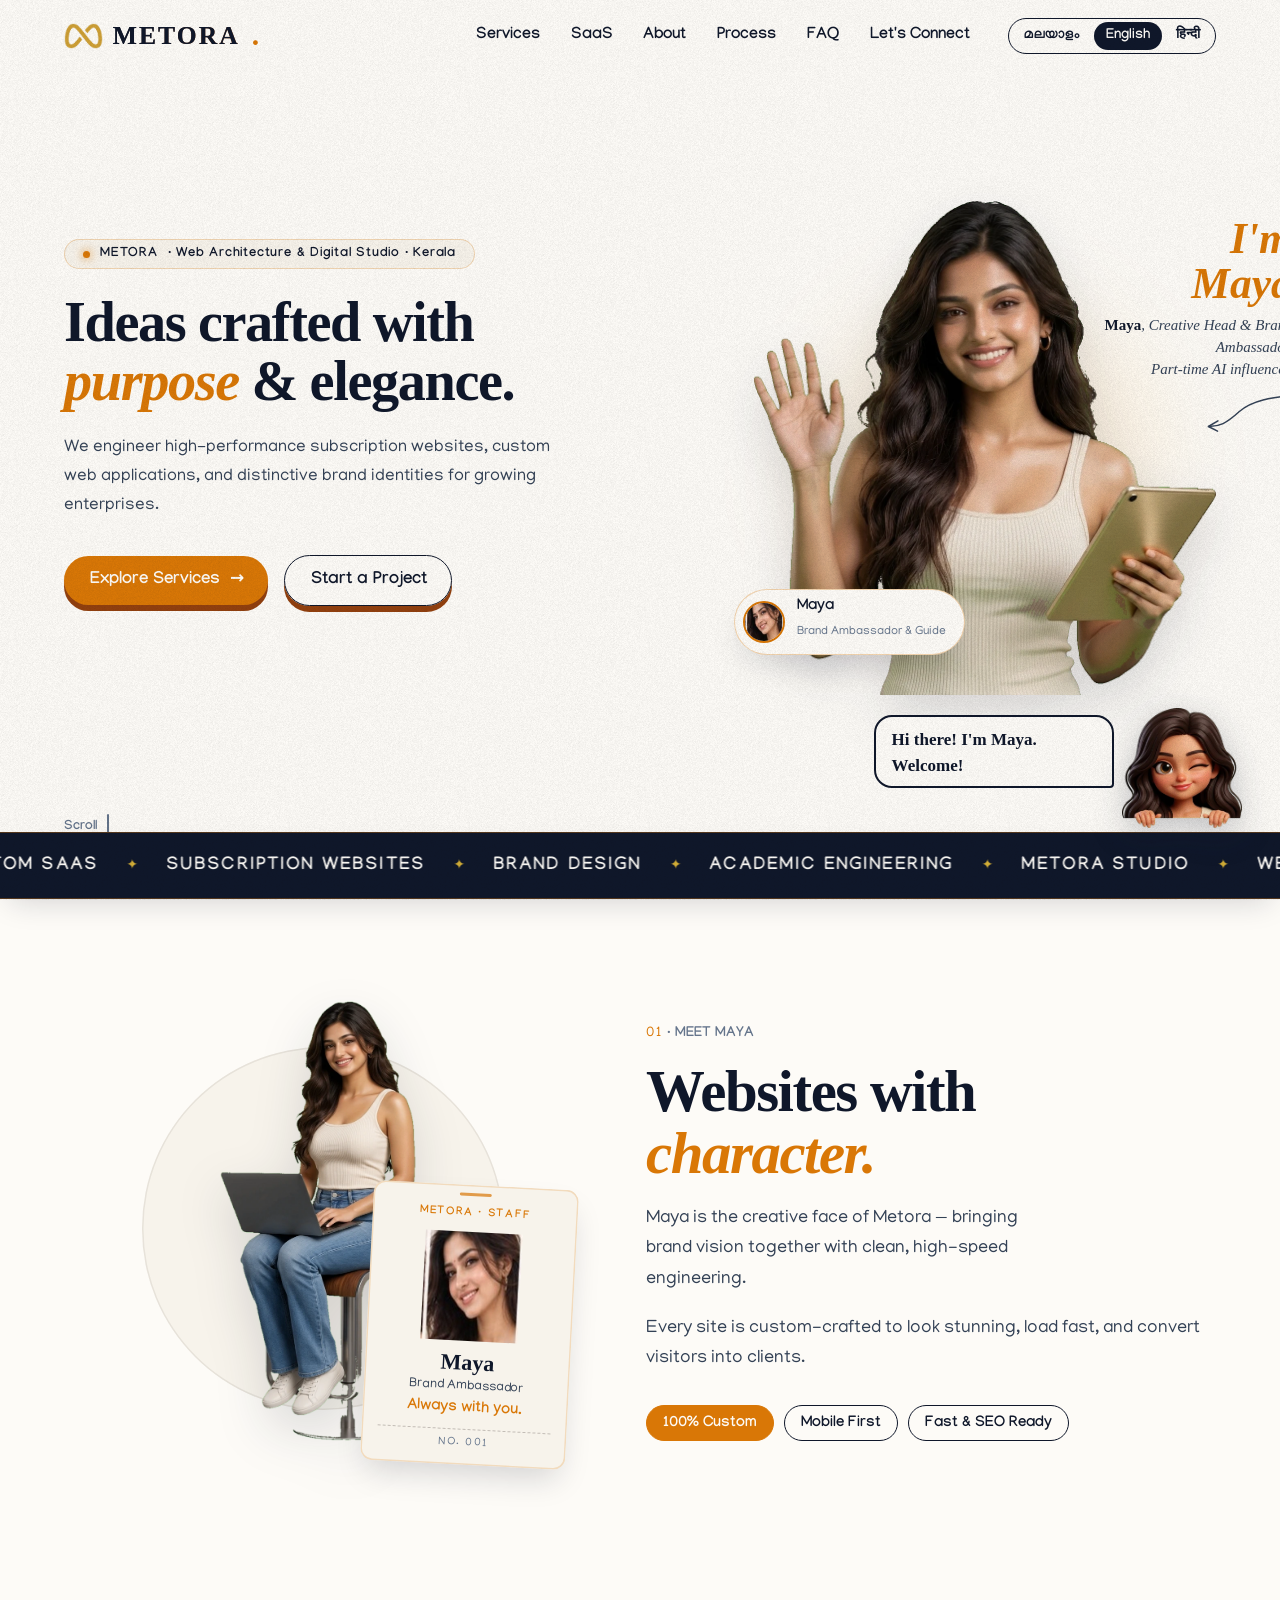
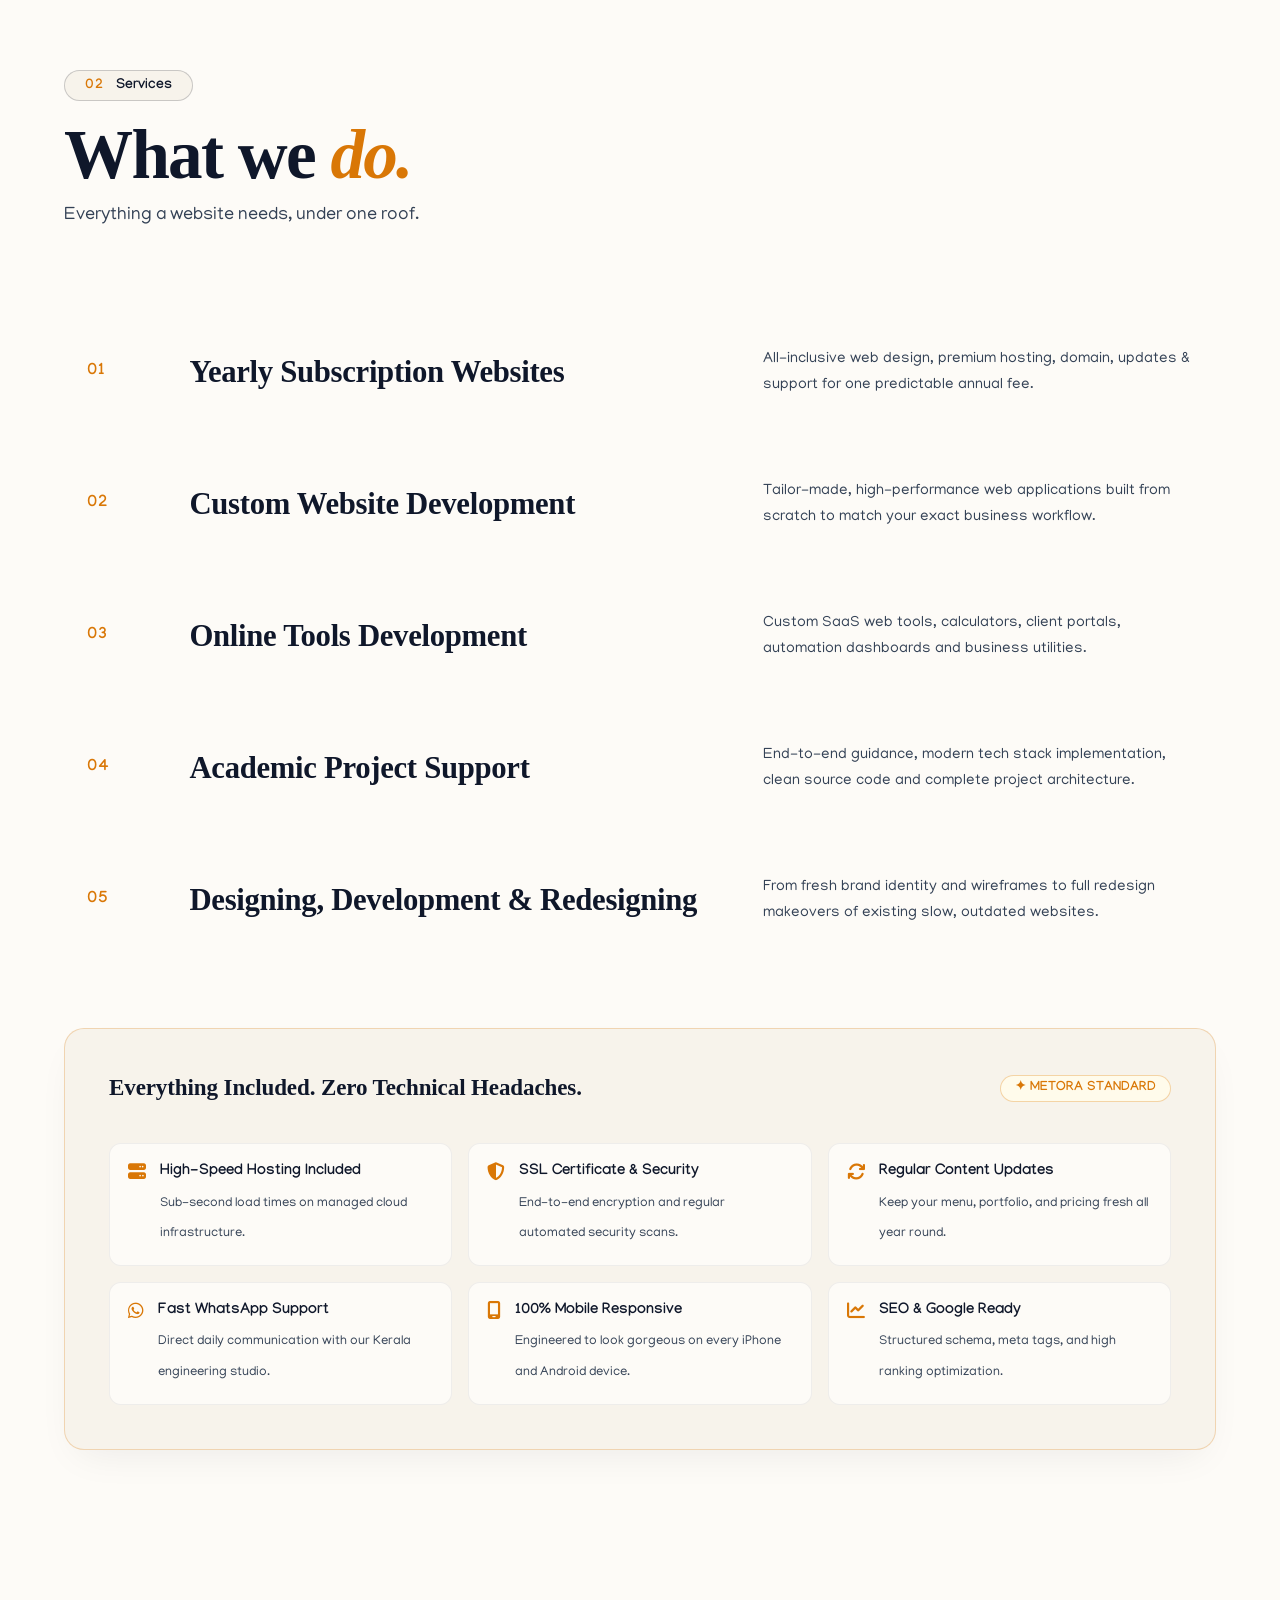
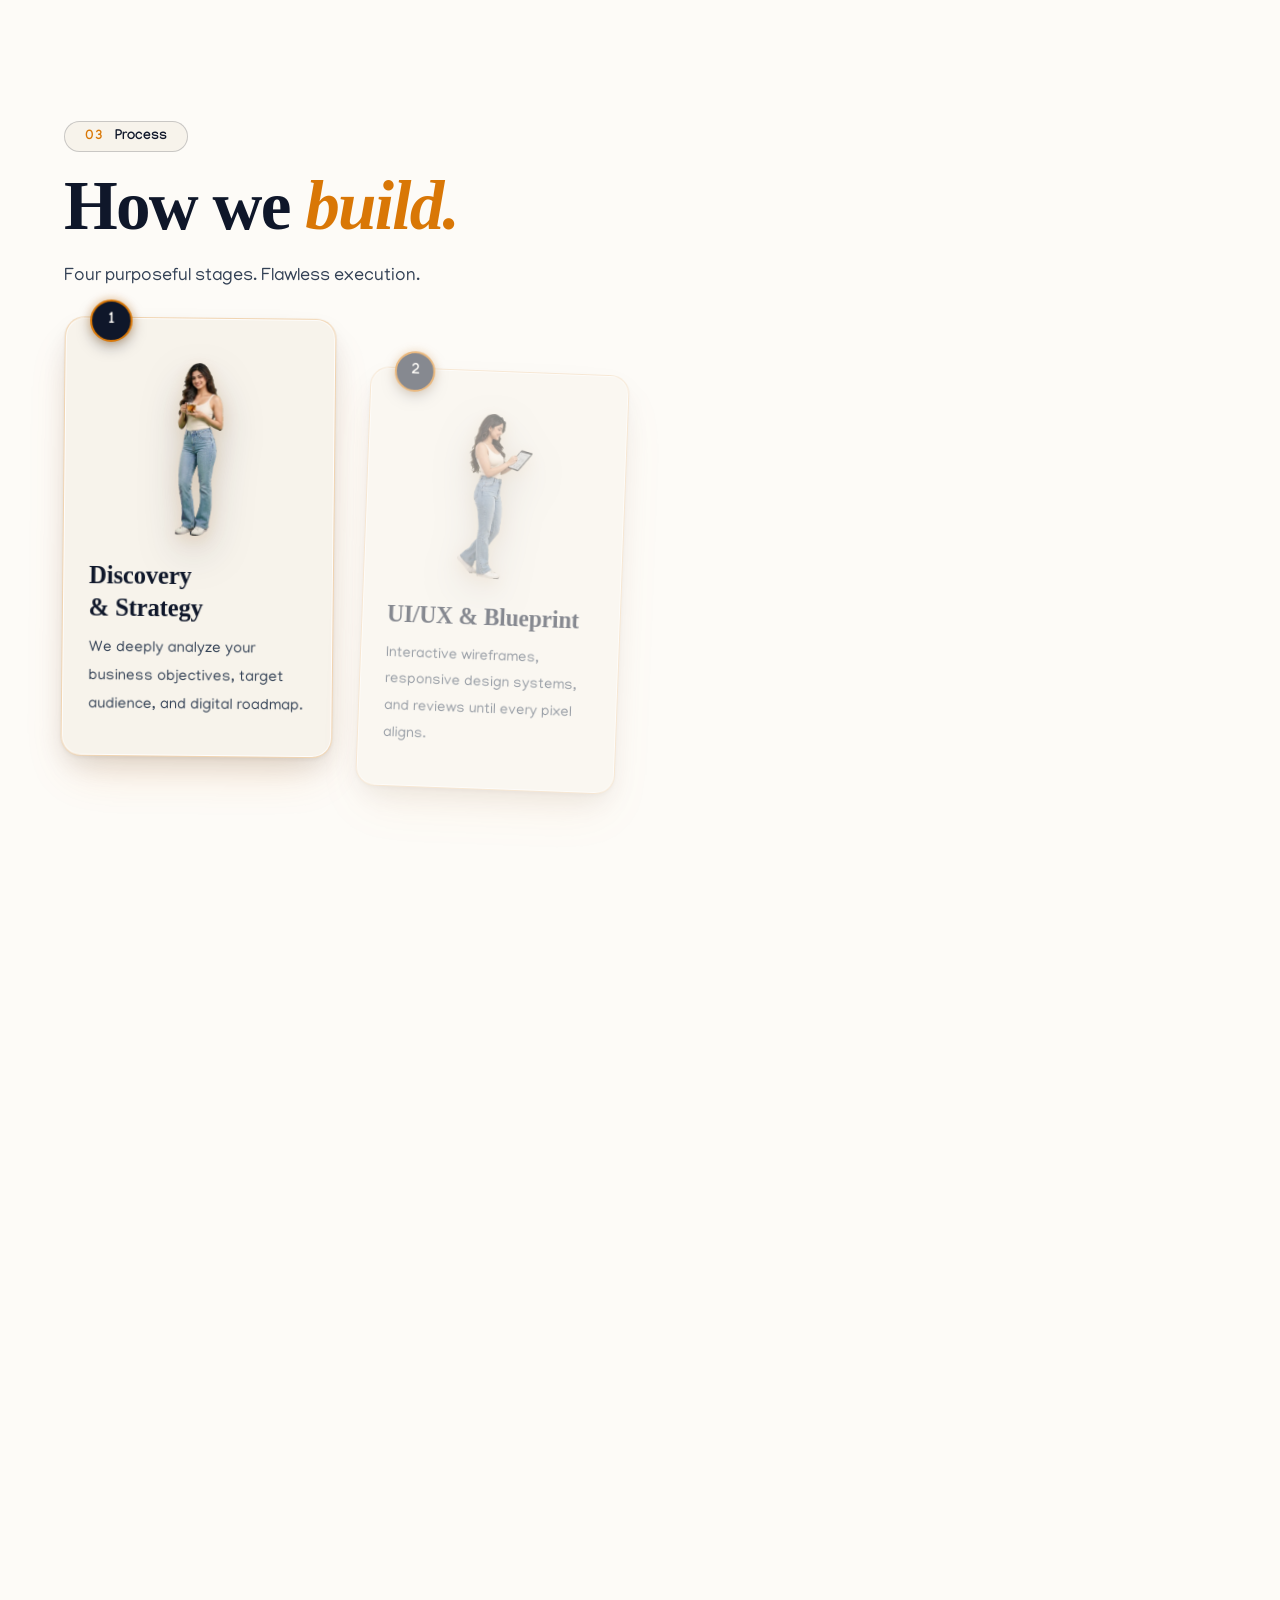
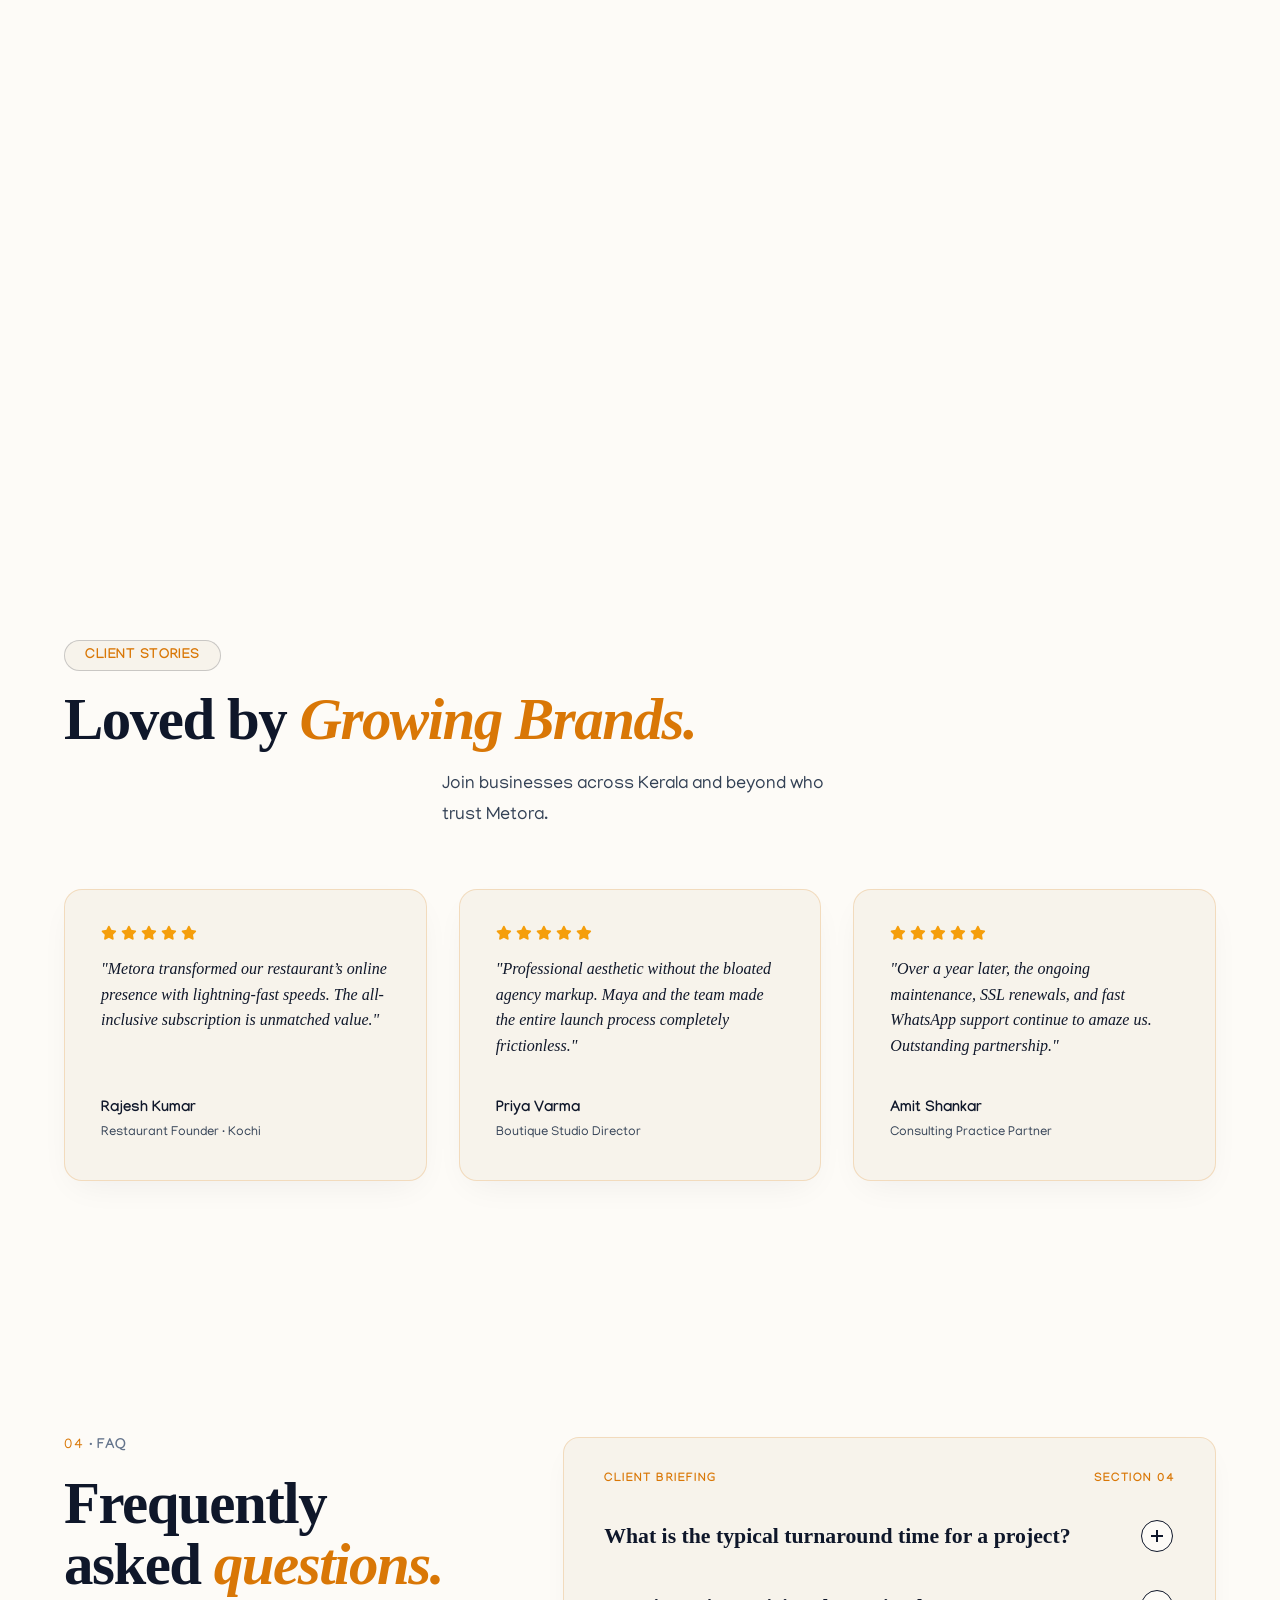
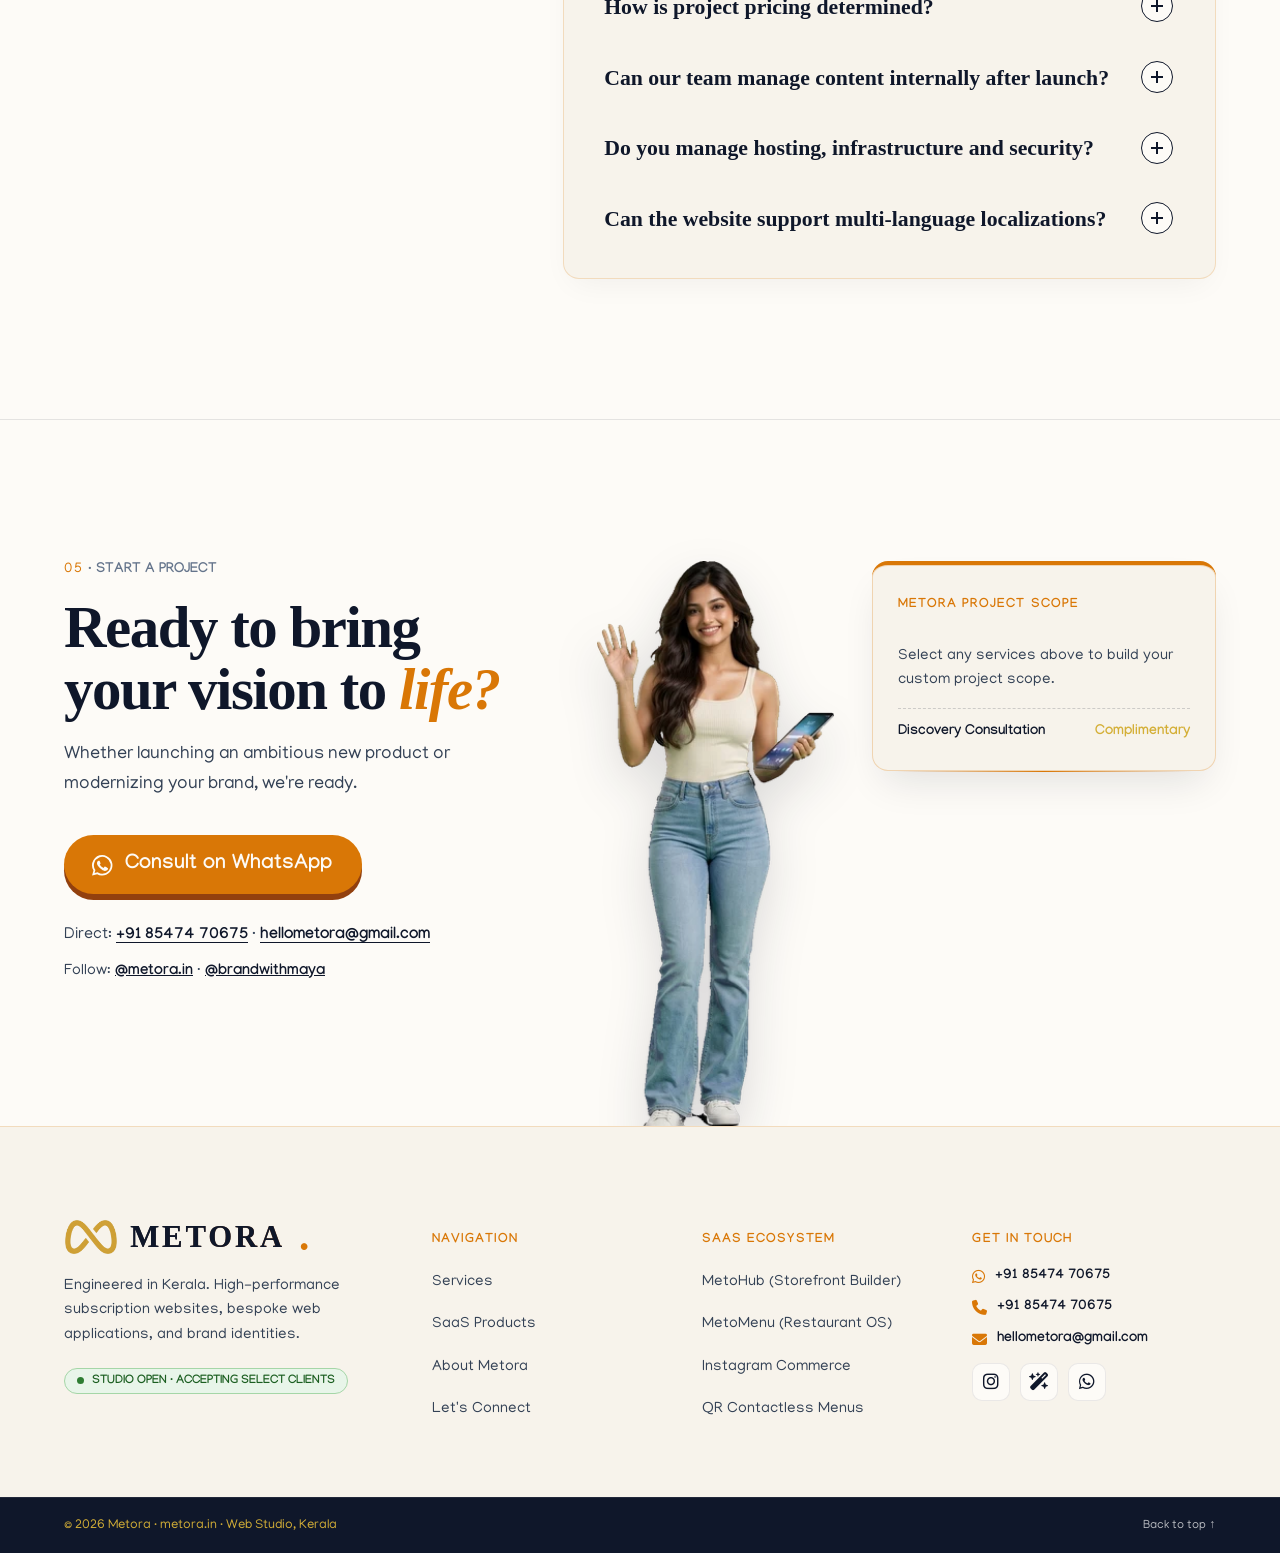
<file: index.html>
<!doctype html>
<html lang="en">

<head>
  <meta charset="utf-8">
  <meta http-equiv="Content-Security-Policy"
    content="default-src 'self'; script-src 'self' 'wasm-unsafe-eval' 'sha256-jNdKRlBXnvwKTIWBejNvPFUQmYcmX2qyaiQhDi4zbhg=' 'sha256-g7lVoJ3g4ZlrN4jWxIBAE+VRTVB6gbstJjNB7fqGfe8=' https://www.googletagmanager.com 'sha256-grR1NWMQLk9oU4/xo9ks4YYm/EC6IhQj7VPvExeyVww='; style-src 'self' 'unsafe-inline' https://fonts.googleapis.com https://cdnjs.cloudflare.com; img-src 'self' https://*.google-analytics.com https://*.googletagmanager.com data:; font-src 'self' https://fonts.gstatic.com https://cdnjs.cloudflare.com; connect-src 'self' https://*.google-analytics.com https://*.analytics.google.com https://*.googletagmanager.com; object-src 'none'; base-uri 'self'; form-action 'none'; manifest-src 'self'">
  <meta name="viewport" content="width=device-width, initial-scale=1, viewport-fit=cover">
  <script async src="https://www.googletagmanager.com/gtag/js?id=G-M5YCRNHH1L"></script>
  <script>
    window.dataLayer = window.dataLayer || [];
    function gtag() { dataLayer.push(arguments); }
    gtag('js', new Date());

    gtag('config', 'G-M5YCRNHH1L');
  </script>
  <title>Metora — Websites That Pack a Punch | Web Studio, Kerala</title>
  <meta name="description"
    content="Give your business a grand entrance. Custom website design, development, e-commerce and SEO from a playful studio in Kerala — first sketch to launch day, handled.">
  <link rel="canonical" href="https://metora.in/">
  <link rel="alternate" hreflang="ml" href="https://metora.in/ml/">
  <link rel="alternate" hreflang="hi" href="https://metora.in/hi/">
  <link rel="alternate" hreflang="en" href="https://metora.in/">
  <link rel="alternate" hreflang="x-default" href="https://metora.in/">
  <meta name="theme-color" content="#FDFBF7">

  <meta property="og:type" content="website">
  <meta property="og:url" content="https://metora.in/">
  <meta property="og:title" content="Metora — Websites that pack a punch">
  <meta property="og:description"
    content="Websites that hit like a punch. A playful web design &amp; development studio from Kerala.">
  <meta property="og:image" content="https://metora.in/img/og.jpg">
  <meta property="og:image:width" content="1200">
  <meta property="og:image:height" content="630">
  <meta property="og:locale" content="en_IN">
  <meta property="og:locale:alternate" content="ml_IN">
  <meta name="twitter:card" content="summary_large_image">
  <link rel="icon" type="image/svg+xml" href="/favicon.svg?v=2">
  <link rel="icon" type="image/png" sizes="48x48" href="/favicon-48.png?v=2">
  <link rel="icon" type="image/png" sizes="32x32" href="/favicon-32.png?v=2">
  <link rel="icon" type="image/png" sizes="500x500" href="/metora-logo.png?v=2">
  <link rel="shortcut icon" href="/favicon.ico?v=2">
  <link rel="apple-touch-icon" href="/metora-logo.png?v=2">

  <link rel="preconnect" href="https://fonts.googleapis.com">
  <link rel="preconnect" href="https://fonts.gstatic.com" crossorigin>
  <link rel="stylesheet"
    href="https://fonts.googleapis.com/css2?family=DM+Mono:wght@400;500&family=DM+Sans:opsz,wght@9..40,400;9..40,500;9..40,600&family=Fraunces:ital,opsz,wght,SOFT,WONK@0,9..144,300..900,0..100,0..1;1,9..144,300..900,0..100,0..1&family=Noto+Serif+Malayalam:wght@400..900&display=swap">
  <link rel="preload" href="fonts/manjari-regular.woff2" as="font" type="font/woff2" crossorigin>
  <link rel="preload" href="fonts/manjari-bold.woff2" as="font" type="font/woff2" crossorigin>
  <link rel="preload" href="img/ello/ello-punch.webp" as="image"
    imagesrcset="img/ello/ello-punch-820.webp 805w, img/ello/ello-punch.webp 1473w"
    imagesizes="(min-width: 960px) 46vw, 88vw">
  <link rel="stylesheet" href="https://cdnjs.cloudflare.com/ajax/libs/font-awesome/6.5.1/css/all.min.css"
    integrity="sha512-DTOQO9RWCH3ppGqcWaEA1BIZOC6xxalwEsw9c2QQeAIftl+Vegovlnee1c9QX4TctnWMn13TZye+giMm8e2LwA=="
    crossorigin="anonymous" referrerpolicy="no-referrer">
  <link rel="stylesheet" href="css/style.css?v=18">
  <script type="importmap">
  { "imports": {
    "three": "./js/vendor/three-0.170.0/three.module.min.js",
    "three/addons/": "./js/vendor/three-0.170.0/addons/"
  } }
  </script>

  <script>document.documentElement.classList.add('js'); setTimeout(function () { if (!window.__dyReady) document.documentElement.classList.remove('js') }, 3000)</script>
  <script type="application/ld+json">
  {
    "@context": "https://schema.org",
    "@type": "ProfessionalService",
    "name": "Metora",
    "alternateName": ["മെറ്റോറ", "मेटोरा", "Metora Web Architecture & Software Labs"],
    "url": "https://metora.in/",
    "logo": "https://metora.in/icon-512.png",
    "image": "https://metora.in/img/og.jpg",
    "description": "High-performance software development, custom web applications, SaaS platforms, e-commerce, and annual subscription websites engineered in Kerala.",
    "telephone": "+918547470675",
    "email": "hellometora@gmail.com",
    "address": {
      "@type": "PostalAddress",
      "addressRegion": "Kerala",
      "addressCountry": "IN"
    },
    "areaServed": ["Kerala", "India", "Worldwide"],
    "knowsLanguage": ["en", "ml", "hi"],
    "sameAs": [
      "https://www.instagram.com/metora.in/",
      "https://www.instagram.com/brandwithmaya/",
      "https://github.com/nerajlal/Metora-x-Maya"
    ],
    "hasOfferCatalog": {
      "@type": "OfferCatalog",
      "name": "Metora Engineering Services",
      "itemListElement": [
        {
          "@type": "Offer",
          "itemOffered": {
            "@type": "Service",
            "name": "Custom Software & Web Application Development",
            "description": "Tailor-made, high-speed full-stack web applications and business portals."
          }
        },
        {
          "@type": "Offer",
          "itemOffered": {
            "@type": "Service",
            "name": "Yearly Subscription Websites",
            "description": "All-inclusive design, managed cloud hosting, SSL, updates, and maintenance."
          }
        },
        {
          "@type": "Offer",
          "itemOffered": {
            "@type": "Service",
            "name": "Online Tools & Custom SaaS Development",
            "description": "Proprietary software tools, calculators, automation dashboards, and SaaS applications."
          }
        },
        {
          "@type": "Offer",
          "itemOffered": {
            "@type": "Service",
            "name": "Academic Engineering & Project Architecture",
            "description": "End-to-end guidance, modern tech stack implementation, and system architecture."
          }
        }
      ]
    }
  }
  </script>
</head>

<body>
  <a class="skip" href="#main">Skip to content</a>
  <div class="grain" aria-hidden="true"></div>
  <div class="toast" role="status" aria-live="polite"></div>

  <header class="nav" id="nav">
    <a class="nav__logo text-logo" href="/" aria-label="Metora — Home">
      <img class="logo-icon" src="/metora-logo.png" alt="Metora" width="28" height="28">
      <span class="logo-mark">METORA</span>
      <span class="logo-dot">.</span>
    </a>
    <nav class="nav__links" aria-label="Main menu">
      <a href="/#services">Services</a>
      <a href="/saas/">SaaS</a>
      <a href="/about/">About</a>
      <a href="/#process">Process</a>
      <a href="/#faq">FAQ</a>
      <a href="/contact/">Let's Connect</a>
    </nav>
    <nav class="lang" aria-label="Language switcher">
      <a href="/ml/" lang="ml" hreflang="ml"><span class="lang__full">മലയാളം</span><span class="lang__short"
          aria-hidden="true">മ</span></a>
      <a href="/" lang="en" hreflang="en" aria-current="page"><span class="lang__full">English</span><span
          class="lang__short" aria-hidden="true">EN</span></a>
      <a href="/hi/" lang="hi" hreflang="hi"><span class="lang__full">हिन्दी</span><span class="lang__short"
          aria-hidden="true">हि</span></a>
    </nav>
    <button class="nav__menu" type="button" aria-expanded="false" aria-controls="menu">Menu</button>
  </header>

  <div class="menu" id="menu" hidden>
    <nav aria-label="Mobile menu">
      <a href="/">Home</a>
      <a href="/#services">Services</a>
      <a href="/saas/">SaaS</a>
      <a href="/about/">About</a>
      <a href="/#process">Process</a>
      <a href="/#faq">FAQ</a>
      <a href="/contact/">Let's Connect</a>
    </nav>
    <img class="menu__owl" src="img/owl/owl-crossed-sm.webp" alt="" width="208" height="350" loading="lazy">
  </div>

  <main id="main">

    <section class="hero wrap" id="top" data-owl="hero">
      <div class="hero__col-left">
        <div class="hero__badge">
          <span class="hero__badge-dot"></span>
          <b>METORA</b> · Web Architecture &amp; Digital Studio · Kerala
        </div>
        <h1 class="hero__headline">
          Ideas crafted with <span class="highlight-gold">purpose</span> &amp; elegance.
        </h1>
        <p class="hero__sub">
          We engineer high-performance subscription websites, custom web applications, and distinctive brand identities
          for growing enterprises.
        </p>
        <div class="hero__actions">
          <a class="btn btn--primary" href="#services">
            <span>Explore Services</span>
            <span aria-hidden="true">→</span>
          </a>
          <a class="btn btn--outline" href="#contact">
            <span>Start a Project</span>
          </a>
        </div>
      </div>

      <div class="hero__col-right">
        <div class="hero__avatar-stage">
          <div class="hero__glow"></div>
          <img class="hero__ello" src="img/ello/ello-punch.webp"
            srcset="img/ello/ello-punch-820.webp 805w, img/ello/ello-punch.webp 1473w"
            sizes="(min-width: 960px) 42vw, 85vw" alt="Maya presenting Metora" width="1473" height="1500"
            fetchpriority="high">
          <div class="hero__note" aria-hidden="true">
            <p class="hero__note-title"><em>I'm</em> <em>Maya</em></p>
            <p><b>Maya</b>, Creative Head &amp; Brand Ambassador.<br>Part-time AI influencer.</p>
            <svg class="note-arrow" viewBox="0 0 120 70">
              <path d="M112 8 C 92 12, 64 18, 48 36 S 24 58, 10 60" />
              <path d="M21 51 L 9 60 L 22 65" />
            </svg>
          </div>
          <div class="hero__pass">
            <span class="hero__pass-avatar"><img src="img/maya/maya-idcard.webp" alt="Maya"></span>
            <div>
              <strong>Maya</strong>
              <span>Brand Ambassador &amp; Guide</span>
            </div>
          </div>
        </div>
      </div>

      <a class="hero__scroll" href="#about" aria-label="Scroll down"><span>Scroll</span><i></i></a>
    </section>

    <div class="ticker" aria-hidden="true">
      <div class="ticker__track" data-speed="1"></div>
      <template id="tape-words">
        <span>Web Architecture</span><b>✦</b><span>Custom SaaS</span><b>✦</b><span>Subscription
          Websites</span><b>✦</b><span>Brand Design</span><b>✦</b><span>Academic Engineering</span><b>✦</b><span>Metora
          Studio</span><b>✦</b>
      </template>
    </div>

    <section class="about wrap" id="about" data-owl="about">
      <div class="about__art reveal">
        <img class="about__ello" src="img/ello/ello-about.webp"
          srcset="img/ello/ello-about-sm.webp 253w, img/ello/ello-about.webp 506w"
          sizes="(max-width: 959px) 74vw, 360px" alt="Maya working on website design" width="506" height="1077"
          loading="lazy">
        <figure class="idcard" data-perch="0.5" aria-label="Maya's ID card">
          <p class="idcard__head">METORA · STAFF</p>
          <img src="img/maya/maya-idcard.webp" alt="Maya Portrait" width="208" height="260" loading="lazy">
          <figcaption>
            <strong>Maya</strong>
            <span>Brand Ambassador</span>
            <em>Always with you.</em>
          </figcaption>
          <p class="idcard__no">NO. 001</p>
        </figure>
      </div>

      <div class="about__copy">
        <p class="eyebrow reveal"><b>01</b> · Meet Maya</p>
        <h2 class="reveal">Websites with <em>character.</em></h2>
        <p class="lede reveal">Maya is the creative face of Metora — bringing brand vision together with clean,
          high-speed engineering.</p>
        <p class="reveal">Every site is custom-crafted to look stunning, load fast, and convert visitors into clients.
        </p>
        <ul class="chips reveal" role="list">
          <li class="chip chip--red" data-perch="0.6">100% Custom</li>
          <li class="chip">Mobile First</li>
          <li class="chip">Fast &amp; SEO Ready</li>
        </ul>
      </div>
    </section>

    <section class="kada" id="services" data-owl="services">
      <div class="wrap">
        <header class="section-head section-head--left">
          <p class="eyebrow eyebrow--pill reveal" data-perch="0.9"><b>02</b> Services</p>
          <h2 class="reveal">What we <em>do.</em></h2>
          <p class="lede reveal">Everything a website needs, under one roof.</p>
        </header>

        <ol class="svc" role="list">
          <li class="svc__row reveal">
            <span class="svc__no">01</span>
            <h3 class="svc__title">Yearly Subscription Websites</h3>
            <p class="svc__note">All-inclusive web design, premium hosting, domain, updates & support for one
              predictable annual fee.</p>
            <img class="svc__img" src="img/ello/ello-sketch.webp"
              srcset="img/ello/ello-sketch-sm.webp 246w, img/ello/ello-sketch.webp 493w" sizes="120px"
              alt="Maya with subscription tablet" width="493" height="900" loading="lazy" draggable="false">
            <button class="svc__pick" type="button" aria-pressed="false" data-id="subscription"
              data-name="Yearly Subscription Websites"></button>
          </li>
          <li class="svc__row reveal" data-perch="0.76" data-perch-media="(max-width: 959px)">
            <span class="svc__no">02</span>
            <h3 class="svc__title">Custom Website Development</h3>
            <p class="svc__note">Tailor-made, high-performance web applications built from scratch to match your exact
              business workflow.</p>
            <img class="svc__img" src="img/ello/ello-laptop.webp"
              srcset="img/ello/ello-laptop-sm.webp 334w, img/ello/ello-laptop.webp 668w" sizes="120px"
              alt="Maya coding on a laptop" width="668" height="900" loading="lazy" draggable="false">
            <button class="svc__pick" type="button" aria-pressed="false" data-id="custom-dev"
              data-name="Custom Website Development"></button>
          </li>
          <li class="svc__row reveal">
            <span class="svc__no">03</span>
            <h3 class="svc__title">Online Tools Development</h3>
            <p class="svc__note">Custom SaaS web tools, calculators, client portals, automation dashboards and business
              utilities.</p>
            <img class="svc__img" src="img/ello/ello-point.webp"
              srcset="img/ello/ello-point-sm.webp 396w, img/ello/ello-point.webp 791w" sizes="120px"
              alt="Maya pointing at tools" width="791" height="1100" loading="lazy" draggable="false">
            <button class="svc__pick" type="button" aria-pressed="false" data-id="online-tools"
              data-name="Online Tools Development"></button>
          </li>
          <li class="svc__row reveal">
            <span class="svc__no">04</span>
            <h3 class="svc__title">Academic Project Support</h3>
            <p class="svc__note">End-to-end guidance, modern tech stack implementation, clean source code and complete
              project architecture.</p>
            <img class="svc__img" src="img/ello/ello-jump.webp"
              srcset="img/ello/ello-jump-sm.webp 368w, img/ello/ello-jump.webp 735w" sizes="120px"
              alt="Maya academic celebration" width="735" height="900" loading="lazy" draggable="false">
            <button class="svc__pick" type="button" aria-pressed="false" data-id="academic-support"
              data-name="Academic Project Support"></button>
          </li>
          <li class="svc__row reveal" data-perch="0.76" data-perch-media="(max-width: 959px)">
            <span class="svc__no">05</span>
            <h3 class="svc__title">Designing, Development &amp; Redesigning</h3>
            <p class="svc__note">From fresh brand identity and wireframes to full redesign makeovers of existing slow,
              outdated websites.</p>
            <img class="svc__img" src="img/ello/ello-punch-820.webp" alt="Maya redesign" width="805" height="820"
              loading="lazy" draggable="false">
            <button class="svc__pick" type="button" aria-pressed="false" data-id="design-dev-redesign"
              data-name="Designing, Development &amp; Redesigning"></button>
          </li>
        </ol>

        <!-- All-Inclusive Guarantee Box -->
        <div class="included-box reveal">
          <div class="included-box__head">
            <h3>Everything Included. Zero Technical Headaches.</h3>
            <span class="included-badge">✦ METORA STANDARD</span>
          </div>
          <div class="included-grid">
            <div class="included-item">
              <i class="fa-solid fa-server"></i>
              <div>
                <strong>High-Speed Hosting Included</strong>
                <span>Sub-second load times on managed cloud infrastructure.</span>
              </div>
            </div>
            <div class="included-item">
              <i class="fa-solid fa-shield-halved"></i>
              <div>
                <strong>SSL Certificate &amp; Security</strong>
                <span>End-to-end encryption and regular automated security scans.</span>
              </div>
            </div>
            <div class="included-item">
              <i class="fa-solid fa-arrows-rotate"></i>
              <div>
                <strong>Regular Content Updates</strong>
                <span>Keep your menu, portfolio, and pricing fresh all year round.</span>
              </div>
            </div>
            <div class="included-item">
              <i class="fa-brands fa-whatsapp"></i>
              <div>
                <strong>Fast WhatsApp Support</strong>
                <span>Direct daily communication with our Kerala engineering studio.</span>
              </div>
            </div>
            <div class="included-item">
              <i class="fa-solid fa-mobile-screen"></i>
              <div>
                <strong>100% Mobile Responsive</strong>
                <span>Engineered to look gorgeous on every iPhone and Android device.</span>
              </div>
            </div>
            <div class="included-item">
              <i class="fa-solid fa-chart-line"></i>
              <div>
                <strong>SEO &amp; Google Ready</strong>
                <span>Structured schema, meta tags, and high ranking optimization.</span>
              </div>
            </div>
          </div>
        </div>
      </div>
    </section>

    <section class="process" id="process" data-owl="process">
      <div class="process__pin wrap">
        <header class="section-head section-head--left">
          <p class="eyebrow eyebrow--pill reveal" data-perch="0.9"><b>03</b> Process</p>
          <h2 class="reveal">How we <em>build.</em></h2>
          <p class="lede reveal">Four purposeful stages. Flawless execution.</p>
        </header>
        <ol class="cards" role="list">
          <li class="card reveal" data-perch="0.72" data-perch-media="(max-width: 1100px)">
            <span class="card__no" aria-hidden="true">1</span>
            <img class="card__img" src="img/ello/ello-chai-sm.webp" alt="Maya discovery chat" width="204" height="450"
              loading="lazy">
            <h3>Discovery &amp; Strategy</h3>
            <p>We deeply analyze your business objectives, target audience, and digital roadmap.</p>
          </li>
          <li class="card reveal" data-perch="0.72" data-perch-media="(max-width: 1100px)">
            <span class="card__no" aria-hidden="true">2</span>
            <img class="card__img" src="img/ello/ello-sketch-sm.webp" alt="Maya UI architecture" width="246"
              height="450" loading="lazy">
            <h3>UI/UX &amp; Blueprint</h3>
            <p>Interactive wireframes, responsive design systems, and reviews until every pixel aligns.</p>
          </li>
          <li class="card reveal" data-perch="0.72" data-perch-media="(max-width: 1100px)">
            <span class="card__no" aria-hidden="true">3</span>
            <img class="card__img" src="img/ello/ello-laptop-sm.webp" alt="Maya coding clean architecture" width="334"
              height="450" loading="lazy">
            <h3>Full-Stack Build</h3>
            <p>High-speed engineering with clean modular architecture, rigorous QA, and zero bloat.</p>
          </li>
          <li class="card reveal" data-perch="0.72" data-perch-media="(max-width: 1100px)">
            <span class="card__no" aria-hidden="true">4</span>
            <img class="card__img" src="img/ello/ello-jump-sm.webp" alt="Maya live deployment" width="368" height="450"
              loading="lazy">
            <h3>Live Deployment</h3>
            <p>Cloud setup, CDN, domain DNS, SSL security, and celebrating your platform launch.</p>
          </li>
        </ol>
      </div>
    </section>

    <!-- Testimonials Section -->
    <section class="testimonials wrap" id="testimonials">
      <header class="section-head section-head--left">
        <p class="eyebrow eyebrow--pill reveal"><b>CLIENT STORIES</b></p>
        <h2 class="reveal">Loved by <em>Growing Brands.</em></h2>
        <p class="lede reveal">Join businesses across Kerala and beyond who trust Metora.</p>
      </header>
      <div class="testi-grid">
        <div class="testi-card reveal">
          <div>
            <div class="testi-stars">
              <i class="fa-solid fa-star"></i><i class="fa-solid fa-star"></i><i class="fa-solid fa-star"></i><i
                class="fa-solid fa-star"></i><i class="fa-solid fa-star"></i>
            </div>
            <blockquote>"Metora transformed our restaurant’s online presence with lightning-fast speeds. The
              all-inclusive subscription is unmatched value."</blockquote>
          </div>
          <div class="testi-author">
            <strong>Rajesh Kumar</strong>
            <span>Restaurant Founder · Kochi</span>
          </div>
        </div>

        <div class="testi-card reveal">
          <div>
            <div class="testi-stars">
              <i class="fa-solid fa-star"></i><i class="fa-solid fa-star"></i><i class="fa-solid fa-star"></i><i
                class="fa-solid fa-star"></i><i class="fa-solid fa-star"></i>
            </div>
            <blockquote>"Professional aesthetic without the bloated agency markup. Maya and the team made the entire
              launch process completely frictionless."</blockquote>
          </div>
          <div class="testi-author">
            <strong>Priya Varma</strong>
            <span>Boutique Studio Director</span>
          </div>
        </div>

        <div class="testi-card reveal">
          <div>
            <div class="testi-stars">
              <i class="fa-solid fa-star"></i><i class="fa-solid fa-star"></i><i class="fa-solid fa-star"></i><i
                class="fa-solid fa-star"></i><i class="fa-solid fa-star"></i>
            </div>
            <blockquote>"Over a year later, the ongoing maintenance, SSL renewals, and fast WhatsApp support continue to
              amaze us. Outstanding partnership."</blockquote>
          </div>
          <div class="testi-author">
            <strong>Amit Shankar</strong>
            <span>Consulting Practice Partner</span>
          </div>
        </div>
      </div>
    </section>

    <section class="faq wrap" id="faq" data-owl="faq">
      <header class="section-head section-head--left">
        <p class="eyebrow reveal" data-perch="0.9"><b>04</b> · FAQ</p>
        <h2 class="reveal">Frequently asked <em>questions.</em></h2>
      </header>
      <div class="pad reveal">
        <p class="pad__head"><span>Client Briefing</span><span>Section 04</span></p>
        <details class="qa" data-perch="0.8">
          <summary>What is the typical turnaround time for a project?</summary>
          <p>It depends on scope and features. You will receive a detailed timeline and delivery roadmap directly after
            our discovery session.</p>
        </details>
        <details class="qa" data-perch="0.8">
          <summary>How is project pricing determined?</summary>
          <p>Every brand has unique needs. We provide crystal-clear itemized proposals with zero hidden costs, or fixed
            yearly subscriptions.</p>
        </details>
        <details class="qa" data-perch="0.8">
          <summary>Can our team manage content internally after launch?</summary>
          <p>Yes. We build intuitive admin dashboards and provide complete walkthrough documentation for your team.</p>
        </details>
        <details class="qa" data-perch="0.8">
          <summary>Do you manage hosting, infrastructure and security?</summary>
          <p>Completely. High-speed cloud hosting, custom domains, automated backups, and SSL certificates are fully
            managed.</p>
        </details>
        <details class="qa" data-perch="0.8">
          <summary>Can the website support multi-language localizations?</summary>
          <p>Seamlessly. Whether English, Malayalam, or regional multi-currency interfaces, we engineer smooth localized
            experiences.</p>
        </details>
      </div>
    </section>

    <section class="contact" id="contact" data-owl="contact">
      <div class="contact__inner wrap">
        <div class="contact__copy">
          <p class="eyebrow reveal" data-perch="0.9"><b>05</b> · Start a Project</p>
          <h2 class="reveal">Ready to bring your vision to <em>life?</em></h2>
          <p class="lede reveal">Whether launching an ambitious new product or modernizing your brand, we're ready.</p>
          <a class="btn btn--xl reveal" id="wa-cta" data-perch="0.78" data-perch-dy="2"
            href="https://wa.me/918547470675?text=Hi%20Metora%21%20I%20need%20a%20website." target="_blank"
            rel="noopener">
            <svg class="wa" viewBox="0 0 24 24" aria-hidden="true">
              <path
                d="M12 2a10 10 0 0 0-8.6 15.1L2 22l5-1.3A10 10 0 1 0 12 2Zm0 18.2a8.2 8.2 0 0 1-4.2-1.2l-.3-.2-3 .8.8-2.9-.2-.3A8.2 8.2 0 1 1 12 20.2Zm4.5-6.1c-.2-.1-1.5-.7-1.7-.8-.2-.1-.4-.1-.6.1l-.8 1c-.1.2-.3.2-.5.1a6.7 6.7 0 0 1-3.3-2.9c-.3-.4.3-.4.7-1.3.1-.2 0-.3 0-.4l-.8-1.9c-.2-.5-.4-.4-.6-.4h-.5a1 1 0 0 0-.7.3 3 3 0 0 0-.9 2.2 5.2 5.2 0 0 0 1.1 2.7 11.8 11.8 0 0 0 4.5 4c1.7.7 2.3.8 3.2.6a2.7 2.7 0 0 0 1.8-1.2 2.2 2.2 0 0 0 .2-1.3c-.1-.1-.3-.2-.5-.3Z" />
            </svg>
            <span class="wa-label">Consult on WhatsApp</span>
          </a>
          <p class="contact__alt reveal">
            Direct: <a href="tel:+918547470675">+91 85474 70675</a>
            <span aria-hidden="true">·</span>
            <a href="mailto:hellometora@gmail.com">hellometora@gmail.com</a>
          </p>
          <p class="contact__socials reveal" style="margin-top: 10px; font-size: 15px; color: var(--ink-2);">
            Follow: <a href="https://www.instagram.com/metora.in/" target="_blank" rel="noopener"
              style="font-weight: 700; color: var(--ink);">@metora.in</a>
            <span aria-hidden="true">·</span>
            <a href="https://www.instagram.com/brandwithmaya/" target="_blank" rel="noopener"
              style="font-weight: 700; color: var(--ink);">@brandwithmaya</a>
          </p>
        </div>

        <img class="contact__ello" src="img/ello/ello-point.webp"
          srcset="img/ello/ello-point-sm.webp 396w, img/ello/ello-point.webp 791w"
          sizes="(max-width: 959px) 60vw, 280px" alt="" width="791" height="1100" loading="lazy">

        <aside class="bill reveal" data-perch="0.7" data-perch-media="(max-width: 959px)"
          aria-label="Project Scope Builder">
          <p class="bill__head"><span>Metora Project Scope</span></p>
          <ol class="bill__list" role="list" id="bill-list"></ol>
          <p class="bill__empty" id="bill-empty">Select any services above to build your custom project scope.</p>
          <p class="bill__line"><span>Discovery Consultation</span><span>Complimentary</span></p>
        </aside>
      </div>
    </section>
  </main>

  <footer class="footer">
    <div class="footer__inner wrap">
      <div class="footer__brand">
        <a class="footer__logo text-logo" href="/" aria-label="Metora">
          <img class="logo-icon" src="/metora-logo.png" alt="Metora" width="34" height="34">
          <span class="logo-mark">METORA</span>
          <span class="logo-dot">.</span>
        </a>
        <p class="footer__tagline">Engineered in Kerala. High-performance subscription websites, bespoke web applications, and brand identities.</p>
        <div class="footer__status-badge">
          <span class="footer__status-dot"></span>
          <span>STUDIO OPEN · ACCEPTING SELECT CLIENTS</span>
        </div>
      </div>

      <div class="footer__col">
        <h4>Navigation</h4>
        <ul>
          <li><a href="/#services">Services</a></li>
          <li><a href="/saas/">SaaS Products</a></li>
          <li><a href="/about/">About Metora</a></li>
          <li><a href="/contact/">Let's Connect</a></li>
        </ul>
      </div>

      <div class="footer__col">
        <h4>SaaS Ecosystem</h4>
        <ul>
          <li><a href="https://metohub.cloud/" target="_blank" rel="noopener">MetoHub (Storefront Builder)</a></li>
          <li><a href="https://metomenu.metora.in/" target="_blank" rel="noopener">MetoMenu (Restaurant OS)</a></li>
          <li><a href="/saas/#metohub">Instagram Commerce</a></li>
          <li><a href="/saas/#metomenu">QR Contactless Menus</a></li>
        </ul>
      </div>

      <div class="footer__col">
        <h4>Get In Touch</h4>
        <div class="footer__contact-items">
          <a class="footer__contact-link" href="https://wa.me/918547470675?text=Hi%20Maya%2C%20I%20would%20like%20to%20discuss%20a%20website%20project." target="_blank" rel="noopener">
            <i class="fa-brands fa-whatsapp"></i>
            <span>+91 85474 70675</span>
          </a>
          <a class="footer__contact-link" href="tel:+918547470675">
            <i class="fa-solid fa-phone"></i>
            <span>+91 85474 70675</span>
          </a>
          <a class="footer__contact-link" href="mailto:hellometora@gmail.com">
            <i class="fa-solid fa-envelope"></i>
            <span>hellometora@gmail.com</span>
          </a>
        </div>
        <div class="footer__social-row">
          <a class="footer__social-icon" href="https://www.instagram.com/metora.in/" target="_blank" rel="noopener" aria-label="Metora Instagram">
            <i class="fa-brands fa-instagram"></i>
          </a>
          <a class="footer__social-icon" href="https://www.instagram.com/brandwithmaya/" target="_blank" rel="noopener" aria-label="Brand With Maya Instagram">
            <i class="fa-solid fa-wand-magic-sparkles"></i>
          </a>
          <a class="footer__social-icon" href="https://wa.me/918547470675" target="_blank" rel="noopener" aria-label="WhatsApp Chat">
            <i class="fa-brands fa-whatsapp"></i>
          </a>
        </div>
      </div>
    </div>
    <div class="fine">
      <span>© 2026 Metora · metora.in · Web Studio, Kerala</span>
      <a href="#top" style="color: rgba(255,255,255,0.7); text-decoration: none; font-size: 12px;">Back to top ↑</a>
    </div>
  </footer>

  <aside class="owl" id="owl" aria-label="Maya Avatar">
    <p class="owl__bubble" role="status" aria-live="polite"></p>
    <button class="owl__body" type="button" aria-label="Say hi to Maya">
      <img src="img/owl/owl-peek-sm.webp" alt="" width="350" height="268">
    </button>
  </aside>

  <script src="js/main.js?v=14" defer></script>
</body>

</html>
</file>
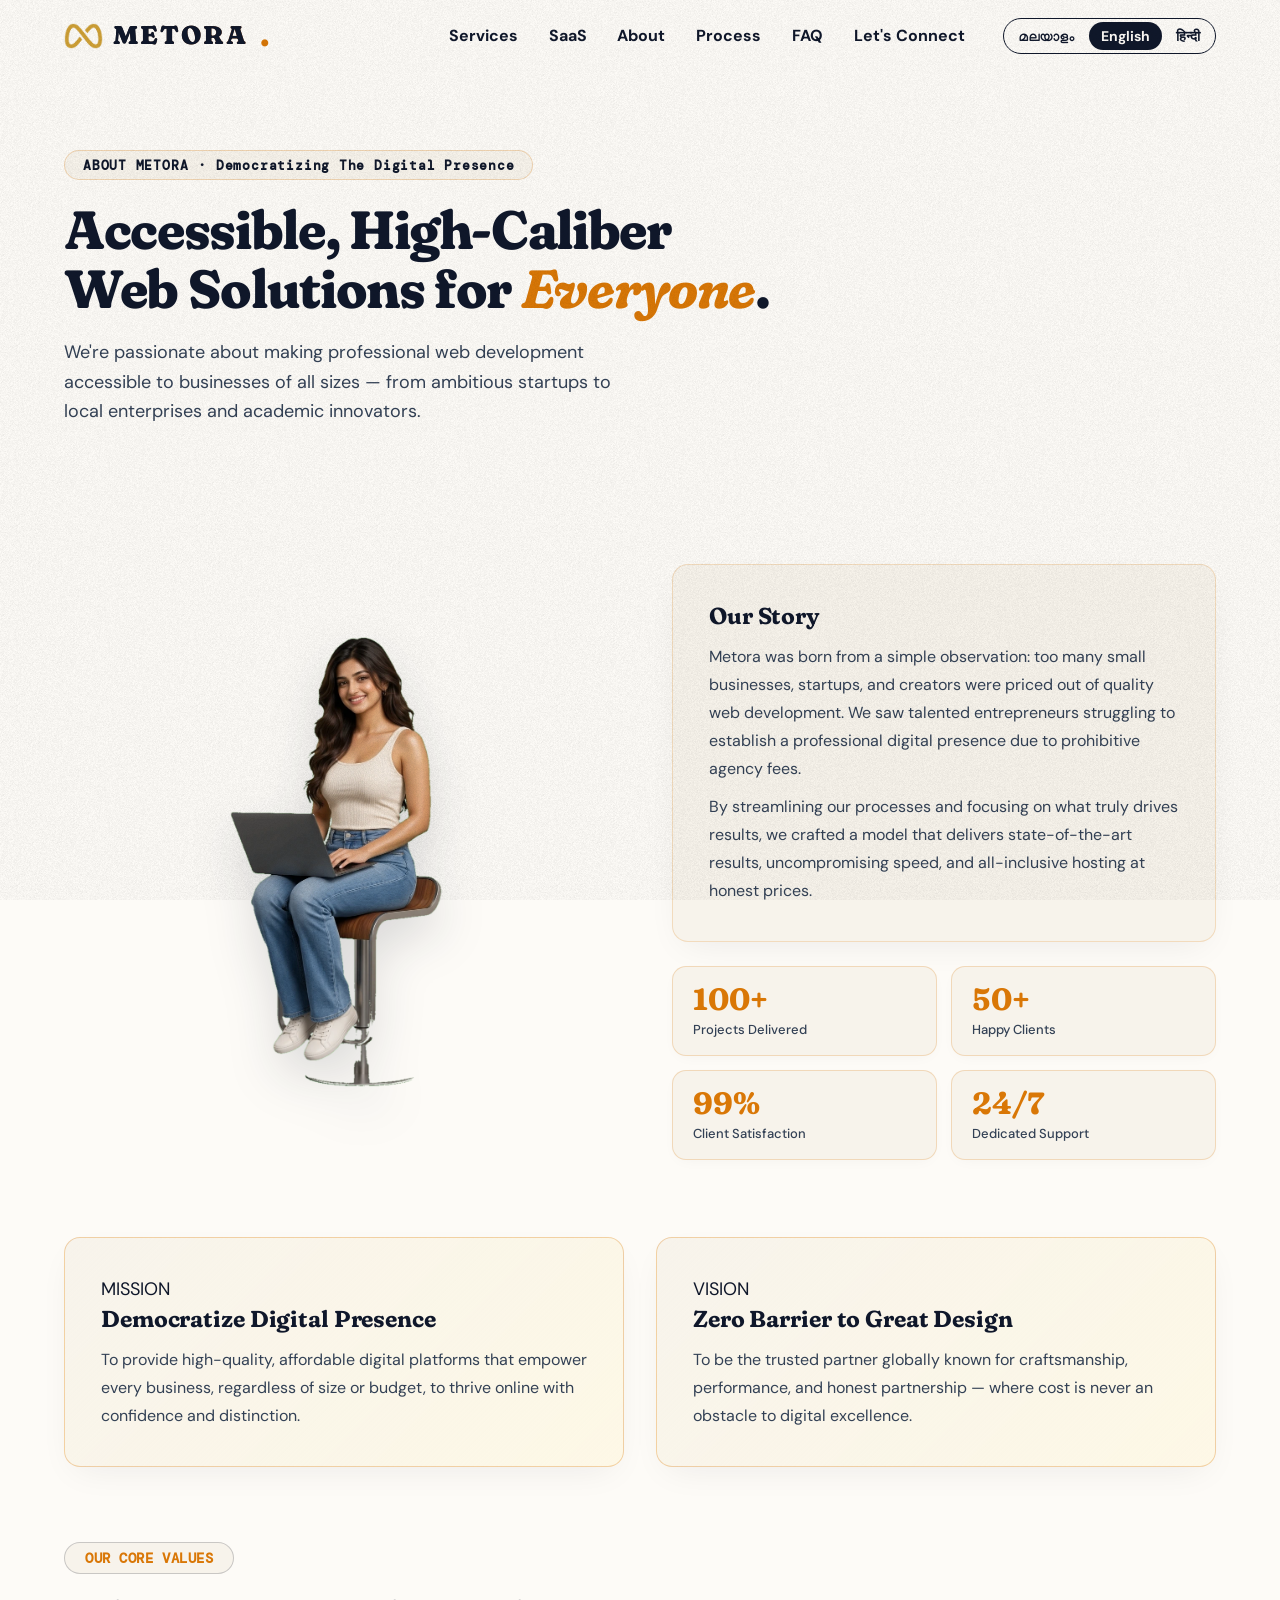
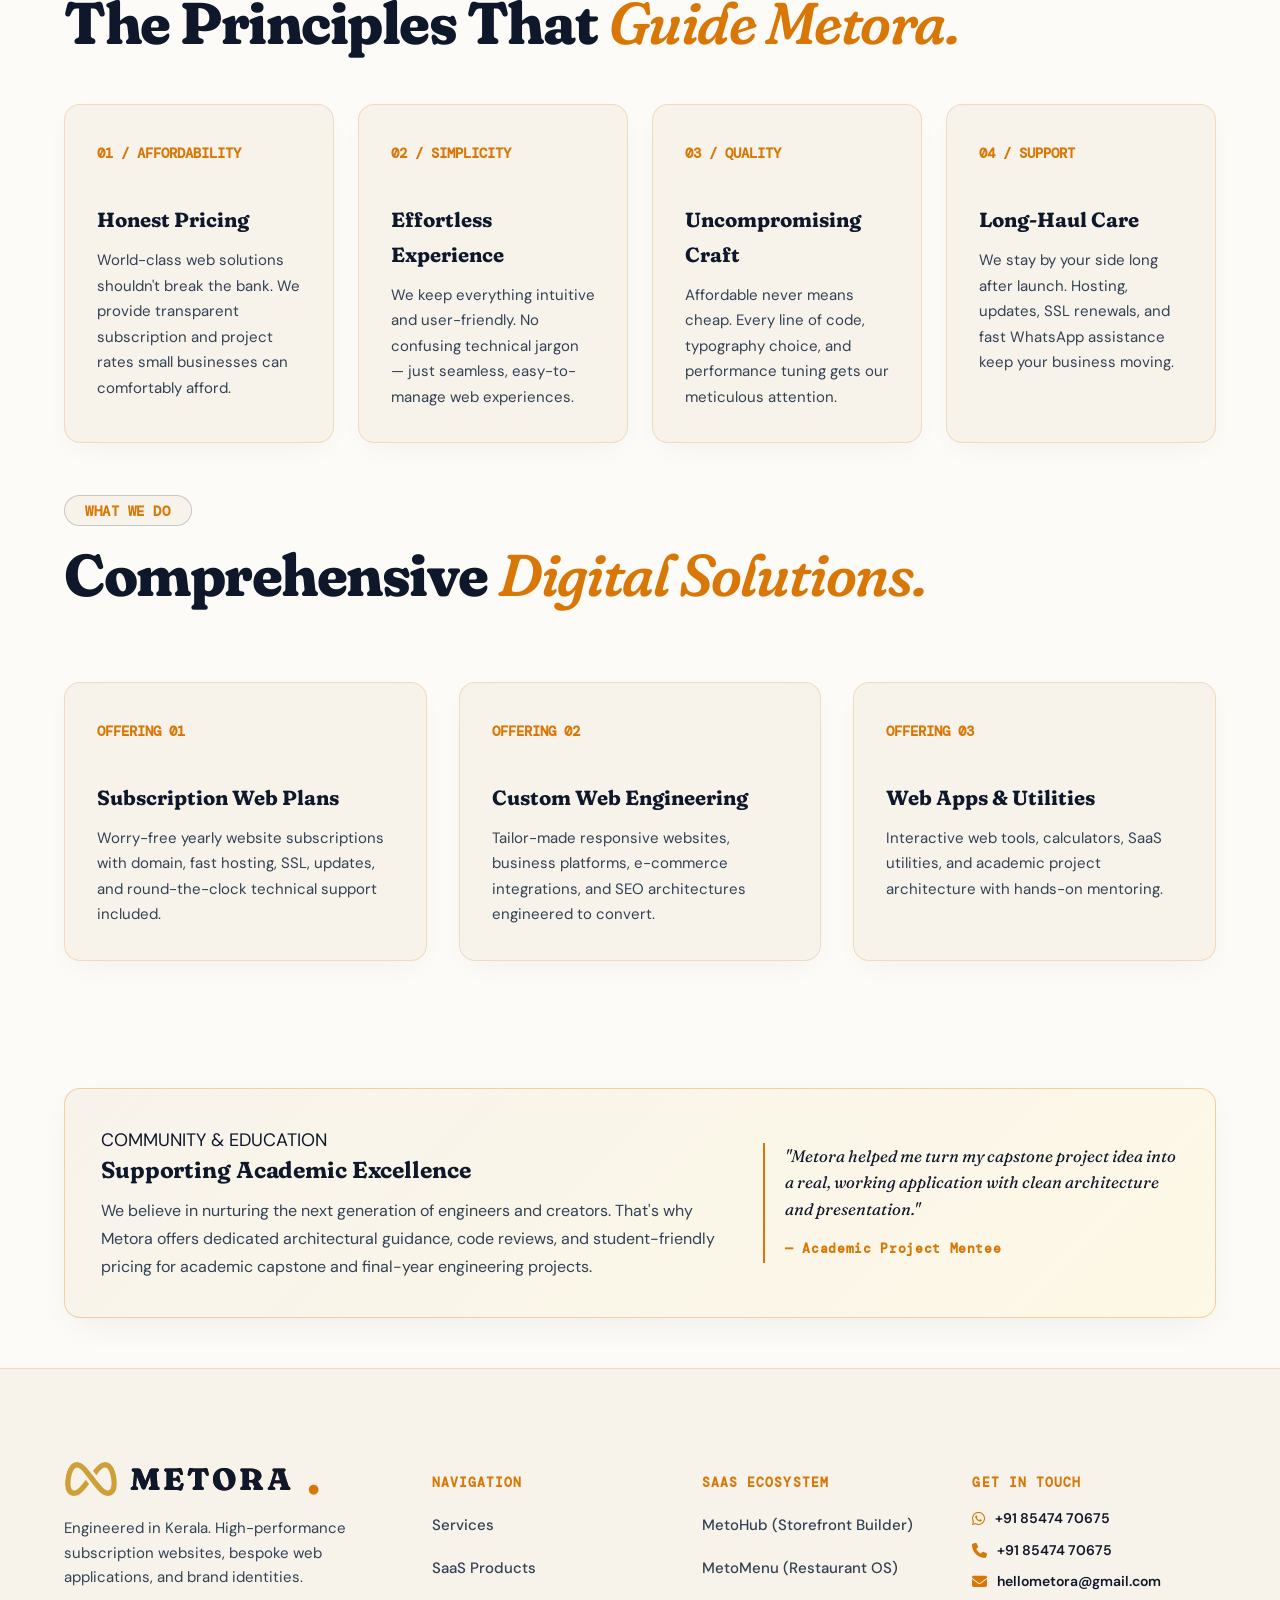
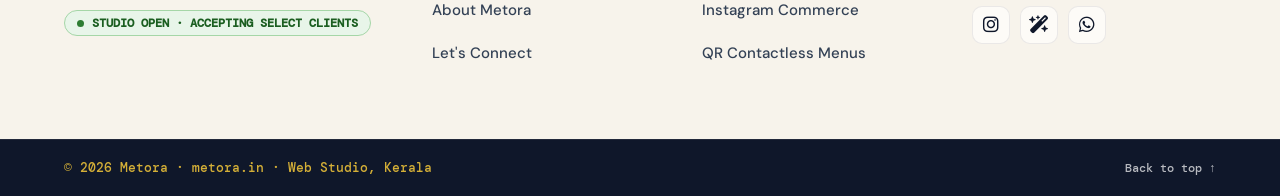
<file: about/index.html>
<!doctype html>
<html lang="en">

<head>
  <base href="/">
  <meta charset="utf-8">
  <meta name="viewport" content="width=device-width, initial-scale=1, viewport-fit=cover">
  <title>About Us &amp; Maya — Metora Web Architecture Studio</title>
  <meta name="description"
    content="Discover Metora, Kerala's premier digital studio led by Maya. High-performance subscription websites, custom web apps, and distinctive brand identities.">
  <link rel="canonical" href="https://metora.in/about/">
  <meta name="theme-color" content="#FDFBF7">
  <link rel="icon" type="image/svg+xml" href="/favicon.svg?v=2">
  <link rel="icon" type="image/png" sizes="48x48" href="/favicon-48.png?v=2">
  <link rel="icon" type="image/png" sizes="32x32" href="/favicon-32.png?v=2">
  <link rel="icon" type="image/png" sizes="500x500" href="/metora-logo.png?v=2">
  <link rel="shortcut icon" href="/favicon.ico?v=2">
  <link rel="apple-touch-icon" href="/metora-logo.png?v=2">

  <link rel="preconnect" href="https://fonts.googleapis.com">
  <link rel="preconnect" href="https://fonts.gstatic.com" crossorigin>
  <link rel="stylesheet"
    href="https://fonts.googleapis.com/css2?family=DM+Mono:wght@400;500;600&family=DM+Sans:opsz,wght@9..40,400;9..40,500;9..40,600;9..40,700&family=Fraunces:ital,opsz,wght,SOFT,WONK@0,9..144,300..900,0..100,0..1;1,9..144,300..900,0..100,0..1&family=Noto+Serif+Malayalam:wght@400..900&display=swap">
  <link rel="preload" href="/fonts/manjari-regular.woff2" as="font" type="font/woff2" crossorigin>
  <link rel="preload" href="/fonts/manjari-bold.woff2" as="font" type="font/woff2" crossorigin>
  <link rel="stylesheet" href="https://cdnjs.cloudflare.com/ajax/libs/font-awesome/6.5.1/css/all.min.css"
    integrity="sha512-DTOQO9RWCH3ppGqcWaEA1BIZOC6xxalwEsw9c2QQeAIftl+Vegovlnee1c9QX4TctnWMn13TZye+giMm8e2LwA=="
    crossorigin="anonymous" referrerpolicy="no-referrer">
  <link rel="stylesheet" href="/css/style.css?v=18">

  <style>
    .page-hero {
      padding-top: calc(var(--nav-h) + clamp(40px, 6vw, 80px));
      padding-bottom: clamp(40px, 5vw, 60px);
    }

    .page-hero__badge {
      display: inline-flex;
      align-items: center;
      gap: 10px;
      background: var(--paper-2);
      border: 1px solid rgba(217, 119, 6, 0.25);
      border-radius: 999px;
      padding: 8px 18px 7px;
      font: 600 clamp(12px, 1.1vw, 13px)/1 var(--mono);
      color: var(--ink);
      letter-spacing: 0.06em;
      margin-bottom: 20px;
    }

    .page-hero h1 {
      font-size: clamp(38px, 4.2vw, 64px);
      line-height: 1.1;
      margin-bottom: 20px;
    }

    .page-hero p.lead {
      font-size: clamp(18px, 1.35vw, 22px);
      line-height: 1.65;
      color: var(--ink-2);
      max-width: 48ch;
    }

    .about-grid {
      display: grid;
      grid-template-columns: 1fr 1fr;
      gap: clamp(32px, 5vw, 72px);
      align-items: center;
      padding-block: clamp(40px, 6vw, 90px);
    }

    .about-grid__art {
      position: relative;
      display: grid;
      place-items: center;
    }

    .about-grid__art img.main-maya {
      width: min(70%, 450px);
      max-height: 450px;
      height: auto;
      object-fit: contain;
      filter: var(--sh-cut);
    }

    .about-card {
      background: var(--paper-2);
      border: 1px solid rgba(217, 119, 6, 0.2);
      border-radius: 16px;
      padding: clamp(24px, 3vw, 36px);
      box-shadow: 0 12px 36px -12px rgba(15, 23, 42, 0.08);
      margin-bottom: 24px;
    }

    .about-card h3 {
      font-size: clamp(22px, 1.8vw, 28px);
      color: var(--ink);
      margin-bottom: 12px;
    }

    .about-card p {
      color: var(--ink-2);
      font-size: 16px;
      line-height: 1.75;
    }

    .studio-pillars {
      display: grid;
      grid-template-columns: repeat(3, 1fr);
      gap: clamp(20px, 2.5vw, 32px);
      padding-block: clamp(40px, 6vw, 90px);
    }

    .pillar-card {
      background: var(--paper-2);
      border: 1px solid rgba(217, 119, 6, 0.2);
      border-radius: 16px;
      padding: clamp(24px, 2.5vw, 36px);
      box-shadow: 0 10px 30px -10px rgba(15, 23, 42, 0.06);
    }

    .pillar-card .pillar-no {
      font: 700 14px/1 var(--mono);
      color: var(--red);
      margin-bottom: 16px;
      display: inline-block;
    }

    .pillar-card h4 {
      font-family: var(--display);
      font-variation-settings: var(--soft);
      font-size: clamp(20px, 1.6vw, 24px);
      margin-bottom: 10px;
    }

    .pillar-card p {
      font-size: 15px;
      line-height: 1.7;
      color: var(--ink-2);
    }

    .about-stats-grid {
      display: grid;
      grid-template-columns: repeat(2, 1fr);
      gap: 14px;
      margin-top: 20px;
    }

    .stat-pill {
      background: var(--paper-2);
      border: 1px solid rgba(217, 119, 6, 0.22);
      border-radius: 14px;
      padding: 16px 20px;
      display: flex;
      flex-direction: column;
      box-shadow: 0 4px 16px -6px rgba(15, 23, 42, 0.05);
    }

    .stat-num {
      font-family: var(--display);
      font-variation-settings: var(--soft);
      font-size: clamp(26px, 2.4vw, 34px);
      font-weight: 700;
      color: var(--red);
      line-height: 1.1;
    }

    .stat-lbl {
      font: 500 13px/1.4 var(--sans);
      color: var(--ink-2);
      margin-top: 4px;
    }

    .mission-vision-grid {
      display: grid;
      grid-template-columns: 1fr 1fr;
      gap: clamp(20px, 2.5vw, 32px);
      margin-bottom: clamp(30px, 4vw, 60px);
    }

    .highlight-card {
      position: relative;
      background: linear-gradient(135deg, var(--paper-2) 0%, rgba(254, 243, 199, 0.35) 100%);
      border: 1px solid rgba(217, 119, 6, 0.3);
    }

    .values-grid {
      display: grid;
      grid-template-columns: repeat(4, 1fr);
      gap: clamp(16px, 2vw, 24px);
      padding-block: clamp(30px, 4vw, 60px);
    }

    .academic-card {
      display: grid;
      grid-template-columns: 1.2fr 0.8fr;
      gap: clamp(24px, 3vw, 40px);
      align-items: center;
      margin-block: clamp(30px, 4vw, 50px);
    }

    .academic-quote {
      border-left: 2px solid var(--red);
      padding-left: 20px;
    }

    .academic-quote blockquote {
      font-family: var(--display);
      font-style: italic;
      font-size: clamp(16px, 1.3vw, 18px);
      line-height: 1.6;
      color: var(--ink);
      margin: 0 0 10px;
    }

    .academic-quote cite {
      font: 600 13px/1 var(--mono);
      color: var(--red);
      letter-spacing: 0.05em;
    }

    .about-cta-section {
      padding-bottom: clamp(60px, 8vw, 100px);
    }

    .about-cta-card {
      background: var(--ink);
      color: var(--paper);
      border-radius: 24px;
      padding: clamp(36px, 5vw, 64px);
      text-align: center;
      box-shadow: 0 20px 50px -15px rgba(15, 23, 42, 0.25);
    }

    .about-cta-card h2 {
      font-size: clamp(30px, 3.2vw, 48px);
      color: #FFFFFF;
      margin-bottom: 16px;
    }

    .about-cta-card p {
      color: rgba(255, 255, 255, 0.75);
      font-size: clamp(16px, 1.2vw, 19px);
      max-width: 52ch;
      margin: 0 auto 32px;
    }

    .cta-actions {
      display: flex;
      flex-wrap: wrap;
      justify-content: center;
      gap: 16px;
    }

    .cta-actions .btn {
      display: inline-flex;
      align-items: center;
      justify-content: center;
      padding: 14px 28px;
      border-radius: 999px;
      font: 600 15px/1 var(--sans);
      text-decoration: none;
      transition: transform 0.2s ease, box-shadow 0.2s ease;
    }

    .cta-actions .btn--gold {
      background: linear-gradient(135deg, #D4AF37 0%, #F59E0B 100%);
      color: #0F172A;
      box-shadow: 0 8px 24px -6px rgba(212, 175, 55, 0.5);
    }

    .cta-actions .btn--gold:hover {
      transform: translateY(-2px);
    }

    .cta-actions .btn--outline {
      background: transparent;
      border: 1px solid rgba(255, 255, 255, 0.3);
      color: #FFFFFF;
    }

    .cta-actions .btn--outline:hover {
      border-color: #FFFFFF;
      transform: translateY(-2px);
    }

    @media (max-width: 959px) {

      .about-grid,
      .studio-pillars,
      .mission-vision-grid,
      .academic-card {
        grid-template-columns: 1fr;
      }

      .values-grid {
        grid-template-columns: repeat(2, 1fr);
      }
    }

    @media (max-width: 580px) {

      .values-grid,
      .about-stats-grid {
        grid-template-columns: 1fr;
      }
    }
  </style>
</head>

<body>
  <a class="skip" href="#main">Skip to content</a>
  <div class="grain" aria-hidden="true"></div>

  <header class="nav" id="nav">
  <base href="/">
    <a class="nav__logo text-logo" href="/" aria-label="Metora — Home">
      <img class="logo-icon" src="/metora-logo.png" alt="Metora" width="28" height="28"> <span class="logo-mark">METORA</span>
      <span class="logo-dot">.</span>
    </a>
    <nav class="nav__links" aria-label="Main menu">
      <a href="/#services">Services</a>
      <a href="/saas/">SaaS</a>
      <a href="/about/" aria-current="page">About</a>
      <a href="/#process">Process</a>
      <a href="/#faq">FAQ</a>
      <a href="/contact/">Let's Connect</a>
    </nav>
    <nav class="lang" aria-label="Language switcher">
      <a href="/ml/" lang="ml" hreflang="ml"><span class="lang__full">മലയാളം</span><span class="lang__short"
          aria-hidden="true">മ</span></a>
      <a href="/about/" lang="en" hreflang="en" aria-current="page"><span class="lang__full">English</span><span
          class="lang__short" aria-hidden="true">EN</span></a>
      <a href="/hi/" lang="hi" hreflang="hi"><span class="lang__full">हिन्दी</span><span class="lang__short"
          aria-hidden="true">हि</span></a>
    </nav>
    <button class="nav__menu" type="button" aria-expanded="false" aria-controls="menu">Menu</button>
  </header>

  <div class="menu" id="menu" hidden>
    <nav aria-label="Mobile menu">
      <a href="/">Home</a>
      <a href="/#services">Services</a>
      <a href="/saas/">SaaS</a>
      <a href="/about/">About</a>
      <a href="/#process">Process</a>
      <a href="/#faq">FAQ</a>
      <a href="/contact/">Let's Connect</a>
    </nav>
  </div>

  <main id="main">
    <section class="page-hero wrap">
      <div class="page-hero__badge">
        <b>ABOUT METORA</b> · Democratizing The Digital Presence
      </div>
      <h1>Accessible, High-Caliber <br>Web Solutions for <span class="highlight-gold">Everyone</span>.</h1>
      <p class="lead">We're passionate about making professional web development accessible to businesses of all sizes —
        from ambitious startups to local enterprises and academic innovators.</p>
    </section>

    <!-- Company Story & Live Stats -->
    <section class="wrap">
      <div class="about-grid">
        <div class="about-grid__art">
          <img class="main-maya" src="/img/ello/ello-about.webp" alt="Maya working at Metora" width="506" height="1077">
        </div>
        <div>
          <div class="about-card">
            <h3>Our Story</h3>
            <p>Metora was born from a simple observation: too many small businesses, startups, and creators were priced
              out of quality web development. We saw talented entrepreneurs struggling to establish a professional
              digital presence due to prohibitive agency fees.</p>
            <p style="margin-top: 10px;">By streamlining our processes and focusing on what truly drives results, we
              crafted a model that delivers state-of-the-art results, uncompromising speed, and all-inclusive hosting at
              honest prices.</p>
          </div>

          <div class="about-stats-grid">
            <div class="stat-pill">
              <span class="stat-num">100+</span>
              <span class="stat-lbl">Projects Delivered</span>
            </div>
            <div class="stat-pill">
              <span class="stat-num">50+</span>
              <span class="stat-lbl">Happy Clients</span>
            </div>
            <div class="stat-pill">
              <span class="stat-num">99%</span>
              <span class="stat-lbl">Client Satisfaction</span>
            </div>
            <div class="stat-pill">
              <span class="stat-num">24/7</span>
              <span class="stat-lbl">Dedicated Support</span>
            </div>
          </div>
        </div>
      </div>
    </section>

    <!-- Mission & Vision -->
    <section class="wrap">
      <div class="mission-vision-grid">
        <div class="about-card highlight-card">
          <span class="pillar-no">MISSION</span>
          <h3>Democratize Digital Presence</h3>
          <p>To provide high-quality, affordable digital platforms that empower every business, regardless of size or
            budget, to thrive online with confidence and distinction.</p>
        </div>
        <div class="about-card highlight-card">
          <span class="pillar-no">VISION</span>
          <h3>Zero Barrier to Great Design</h3>
          <p>To be the trusted partner globally known for craftsmanship, performance, and honest partnership — where
            cost is never an obstacle to digital excellence.</p>
        </div>
      </div>
    </section>

    <!-- Core Values -->
    <section class="wrap">
      <header class="section-head section-head--left">
  <base href="/">
        <p class="eyebrow eyebrow--pill"><b>OUR CORE VALUES</b></p>
        <h2>The Principles That <em>Guide Metora.</em></h2>
      </header>
      <div class="values-grid">
        <div class="pillar-card">
          <span class="pillar-no">01 / AFFORDABILITY</span>
          <h4>Honest Pricing</h4>
          <p>World-class web solutions shouldn't break the bank. We provide transparent subscription and project rates
            small businesses can comfortably afford.</p>
        </div>
        <div class="pillar-card">
          <span class="pillar-no">02 / SIMPLICITY</span>
          <h4>Effortless Experience</h4>
          <p>We keep everything intuitive and user-friendly. No confusing technical jargon — just seamless,
            easy-to-manage web experiences.</p>
        </div>
        <div class="pillar-card">
          <span class="pillar-no">03 / QUALITY</span>
          <h4>Uncompromising Craft</h4>
          <p>Affordable never means cheap. Every line of code, typography choice, and performance tuning gets our
            meticulous attention.</p>
        </div>
        <div class="pillar-card">
          <span class="pillar-no">04 / SUPPORT</span>
          <h4>Long-Haul Care</h4>
          <p>We stay by your side long after launch. Hosting, updates, SSL renewals, and fast WhatsApp assistance keep
            your business moving.</p>
        </div>
      </div>
    </section>

    <!-- What We Do -->
    <section class="wrap what-we-do-section">
      <header class="section-head section-head--left">
  <base href="/">
        <p class="eyebrow eyebrow--pill"><b>WHAT WE DO</b></p>
        <h2>Comprehensive <em>Digital Solutions.</em></h2>
      </header>
      <div class="studio-pillars">
        <div class="pillar-card">
          <span class="pillar-no">OFFERING 01</span>
          <h4>Subscription Web Plans</h4>
          <p>Worry-free yearly website subscriptions with domain, fast hosting, SSL, updates, and round-the-clock
            technical support included.</p>
        </div>
        <div class="pillar-card">
          <span class="pillar-no">OFFERING 02</span>
          <h4>Custom Web Engineering</h4>
          <p>Tailor-made responsive websites, business platforms, e-commerce integrations, and SEO architectures
            engineered to convert.</p>
        </div>
        <div class="pillar-card">
          <span class="pillar-no">OFFERING 03</span>
          <h4>Web Apps &amp; Utilities</h4>
          <p>Interactive web tools, calculators, SaaS utilities, and academic project architecture with hands-on
            mentoring.</p>
        </div>
      </div>
    </section>

    <!-- Academic Excellence -->
    <section class="wrap">
      <div class="academic-card about-card highlight-card">
        <div>
          <span class="pillar-no">COMMUNITY &amp; EDUCATION</span>
          <h3>Supporting Academic Excellence</h3>
          <p>We believe in nurturing the next generation of engineers and creators. That's why Metora offers dedicated
            architectural guidance, code reviews, and student-friendly pricing for academic capstone and final-year
            engineering projects.</p>
        </div>
        <div class="academic-quote">
          <blockquote>"Metora helped me turn my capstone project idea into a real, working application with clean
            architecture and presentation."</blockquote>
          <cite>— Academic Project Mentee</cite>
        </div>
      </div>
    </section>

    <!-- Call To Action -->
    <!-- <section class="wrap about-cta-section">
      <div class="about-cta-card">
        <h2>Ready to build something <span class="highlight-gold">extraordinary?</span></h2>
        <p>Whether you're a startup founder, small business owner, or student innovator, let's talk about your project today.</p>
        <div class="cta-actions">
          <a class="btn btn--gold" href="/contact/">Start Your Project →</a>
          <a class="btn btn--outline" href="https://wa.me/918547470675?text=Hi%20Maya%2C%20I%20would%20like%20to%20discuss%20a%20project%20with%20Metora" target="_blank" rel="noopener">Chat with Maya on WhatsApp</a>
        </div>
      </div>
    </section> -->
  </main>

  <footer class="footer">
    <div class="footer__inner wrap">
      <div class="footer__brand">
        <a class="footer__logo text-logo" href="/" aria-label="Metora">
          <img class="logo-icon" src="/metora-logo.png" alt="Metora" width="34" height="34"> <span class="logo-mark">METORA</span>
          <span class="logo-dot">.</span>
        </a>
        <p class="footer__tagline">Engineered in Kerala. High-performance subscription websites, bespoke web applications, and brand identities.</p>
        <div class="footer__status-badge">
          <span class="footer__status-dot"></span>
          <span>STUDIO OPEN · ACCEPTING SELECT CLIENTS</span>
        </div>
      </div>

      <div class="footer__col">
        <h4>Navigation</h4>
        <ul>
          <li><a href="/#services">Services</a></li>
          <li><a href="/saas/">SaaS Products</a></li>
          <li><a href="/about/">About Metora</a></li>
          <li><a href="/contact/">Let's Connect</a></li>
        </ul>
      </div>

      <div class="footer__col">
        <h4>SaaS Ecosystem</h4>
        <ul>
          <li><a href="https://metohub.cloud/" target="_blank" rel="noopener">MetoHub (Storefront Builder)</a></li>
          <li><a href="https://metomenu.metora.in/" target="_blank" rel="noopener">MetoMenu (Restaurant OS)</a></li>
          <li><a href="/saas/#metohub">Instagram Commerce</a></li>
          <li><a href="/saas/#metomenu">QR Contactless Menus</a></li>
        </ul>
      </div>

      <div class="footer__col">
        <h4>Get In Touch</h4>
        <div class="footer__contact-items">
          <a class="footer__contact-link" href="https://wa.me/918547470675?text=Hi%20Maya%2C%20I%20would%20like%20to%20discuss%20a%20website%20project." target="_blank" rel="noopener">
            <i class="fa-brands fa-whatsapp"></i>
            <span>+91 85474 70675</span>
          </a>
          <a class="footer__contact-link" href="tel:+918547470675">
            <i class="fa-solid fa-phone"></i>
            <span>+91 85474 70675</span>
          </a>
          <a class="footer__contact-link" href="mailto:hellometora@gmail.com">
            <i class="fa-solid fa-envelope"></i>
            <span>hellometora@gmail.com</span>
          </a>
        </div>
        <div class="footer__social-row">
          <a class="footer__social-icon" href="https://www.instagram.com/metora.in/" target="_blank" rel="noopener" aria-label="Metora Instagram">
            <i class="fa-brands fa-instagram"></i>
          </a>
          <a class="footer__social-icon" href="https://www.instagram.com/brandwithmaya/" target="_blank" rel="noopener" aria-label="Brand With Maya Instagram">
            <i class="fa-solid fa-wand-magic-sparkles"></i>
          </a>
          <a class="footer__social-icon" href="https://wa.me/918547470675" target="_blank" rel="noopener" aria-label="WhatsApp Chat">
            <i class="fa-brands fa-whatsapp"></i>
          </a>
        </div>
      </div>
    </div>
    <div class="fine">
      <span>© 2026 Metora · metora.in · Web Studio, Kerala</span>
      <a href="#top" style="color: rgba(255,255,255,0.7); text-decoration: none; font-size: 12px;">Back to top ↑</a>
    </div>
  </footer>

  <script src="/js/main.js?v=15" defer></script>
</body>

</html>
</file>
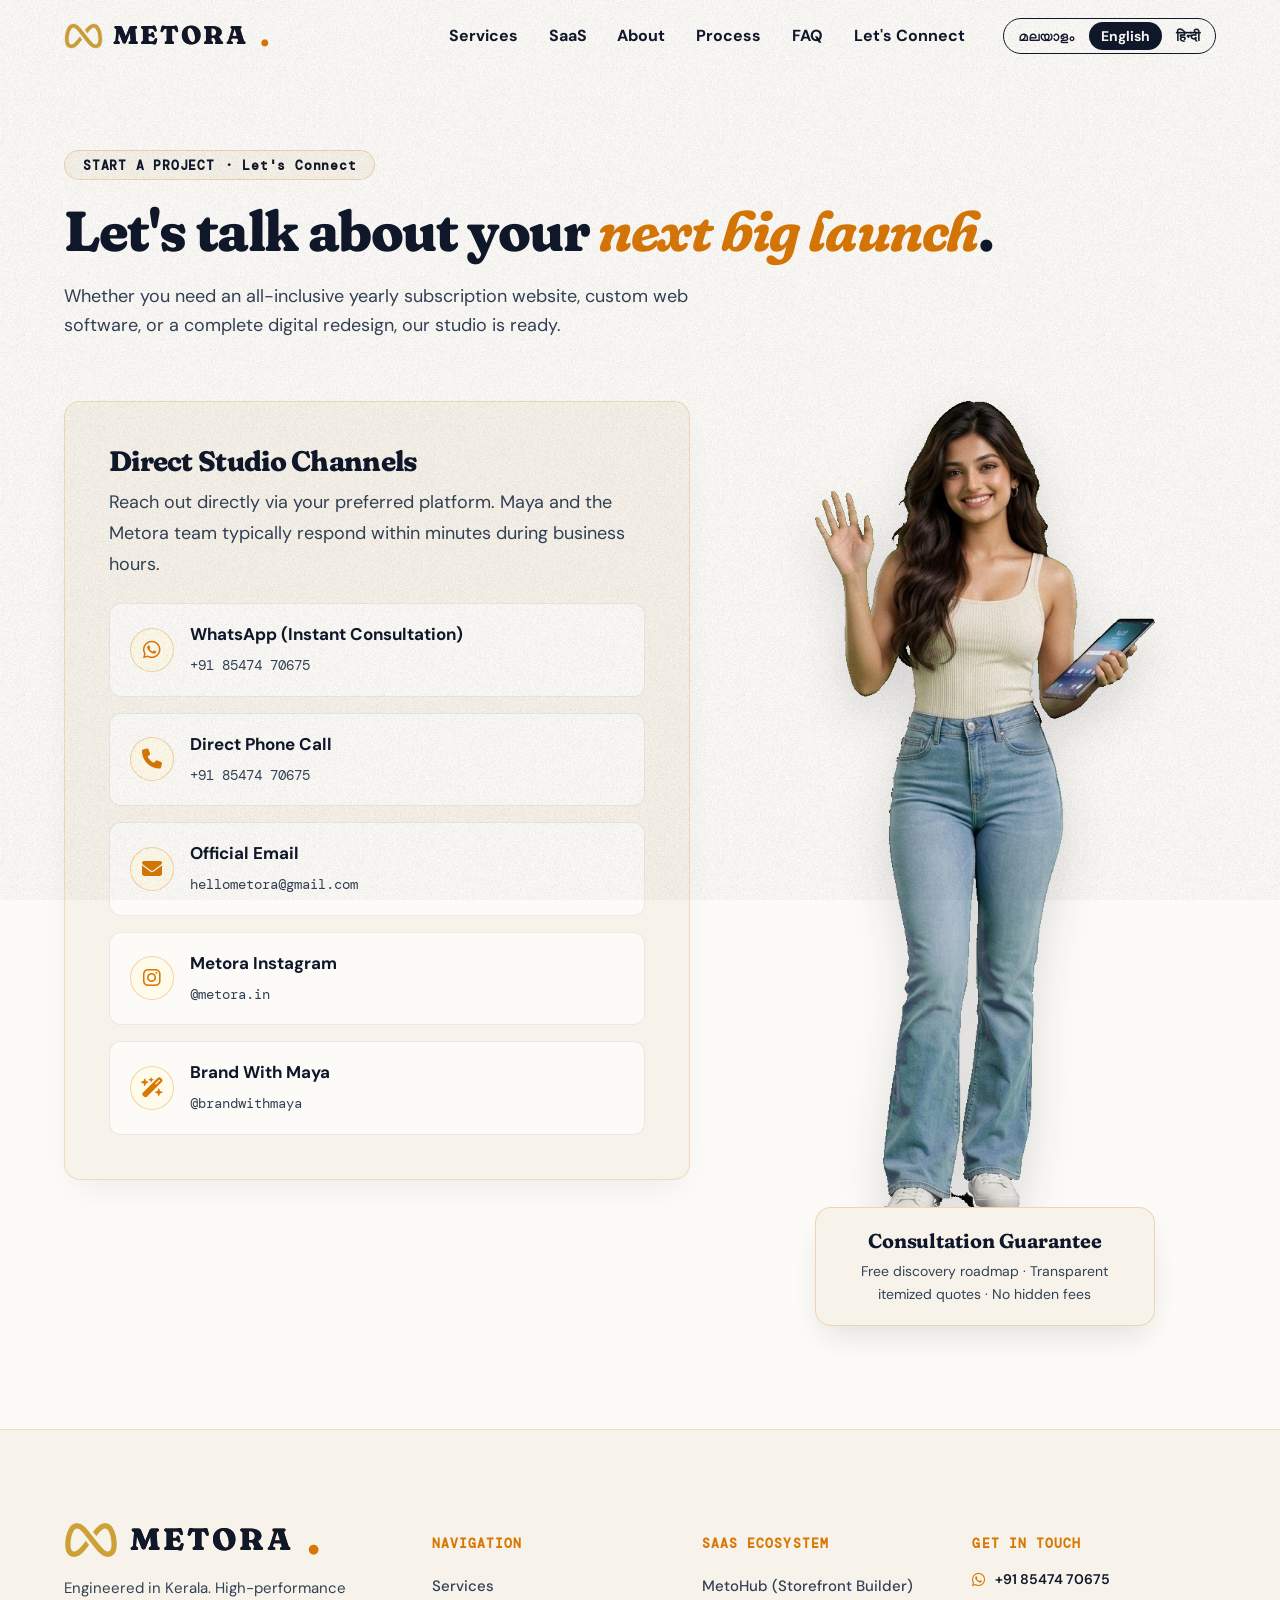
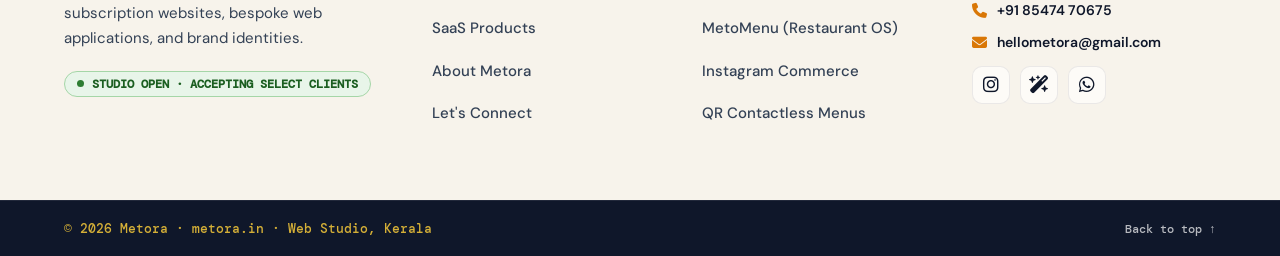
<file: contact/index.html>
<!doctype html>
<html lang="en">

<head>
  <base href="/">
  <meta charset="utf-8">
  <meta name="viewport" content="width=device-width, initial-scale=1, viewport-fit=cover">
  <title>Contact Metora — Start Your Digital Project | Web Studio, Kerala</title>
  <meta name="description"
    content="Get in touch with Metora and Maya. WhatsApp, email, or schedule a discovery call for your upcoming website or web tool development.">
  <link rel="canonical" href="https://metora.in/contact/">
  <meta name="theme-color" content="#FDFBF7">
  <link rel="icon" type="image/svg+xml" href="/favicon.svg?v=2">
  <link rel="icon" type="image/png" sizes="48x48" href="/favicon-48.png?v=2">
  <link rel="icon" type="image/png" sizes="32x32" href="/favicon-32.png?v=2">
  <link rel="icon" type="image/png" sizes="500x500" href="/metora-logo.png?v=2">
  <link rel="shortcut icon" href="/favicon.ico?v=2">
  <link rel="apple-touch-icon" href="/metora-logo.png?v=2">

  <link rel="preconnect" href="https://fonts.googleapis.com">
  <link rel="preconnect" href="https://fonts.gstatic.com" crossorigin>
  <link rel="stylesheet"
    href="https://fonts.googleapis.com/css2?family=DM+Mono:wght@400;500;600&family=DM+Sans:opsz,wght@9..40,400;9..40,500;9..40,600;9..40,700&family=Fraunces:ital,opsz,wght,SOFT,WONK@0,9..144,300..900,0..100,0..1;1,9..144,300..900,0..100,0..1&family=Noto+Serif+Malayalam:wght@400..900&display=swap">
  <link rel="preload" href="/fonts/manjari-regular.woff2" as="font" type="font/woff2" crossorigin>
  <link rel="preload" href="/fonts/manjari-bold.woff2" as="font" type="font/woff2" crossorigin>
  <link rel="stylesheet" href="https://cdnjs.cloudflare.com/ajax/libs/font-awesome/6.5.1/css/all.min.css"
    integrity="sha512-DTOQO9RWCH3ppGqcWaEA1BIZOC6xxalwEsw9c2QQeAIftl+Vegovlnee1c9QX4TctnWMn13TZye+giMm8e2LwA=="
    crossorigin="anonymous" referrerpolicy="no-referrer">
  <link rel="stylesheet" href="/css/style.css?v=18">

  <style>
    .contact-hero {
      padding-top: calc(var(--nav-h) + clamp(40px, 6vw, 80px));
      padding-bottom: clamp(40px, 5vw, 60px);
    }

    .contact-grid {
      display: grid;
      grid-template-columns: 1.15fr 0.85fr;
      gap: clamp(32px, 5vw, 72px);
      align-items: start;
      padding-bottom: clamp(60px, 8vw, 120px);
    }

    .contact-card {
      background: var(--paper-2);
      border: 1px solid rgba(217, 119, 6, 0.2);
      border-radius: 16px;
      padding: clamp(28px, 3.5vw, 44px);
      box-shadow: 0 16px 36px -12px rgba(15, 23, 42, 0.08);
      margin-bottom: 24px;
    }

    .channel-list {
      display: grid;
      gap: 16px;
      margin-top: 24px;
    }

    .channel-item {
      display: flex;
      align-items: center;
      gap: 16px;
      background: var(--paper);
      border: 1px solid rgba(15, 23, 42, 0.08);
      border-radius: 12px;
      padding: 16px 20px;
      text-decoration: none;
      color: var(--ink);
      transition: border-color .25s, transform .25s, box-shadow .25s;
    }

    .channel-item:hover {
      border-color: var(--red);
      transform: translateY(-2px);
      box-shadow: 0 10px 24px -10px rgba(217, 119, 6, 0.25);
    }

    .channel-icon {
      width: 44px;
      height: 44px;
      border-radius: 50%;
      background: var(--leaf);
      border: 1px solid rgba(217, 119, 6, 0.3);
      display: grid;
      place-items: center;
      font-size: 20px;
      color: var(--red);
      flex: none;
    }

    .channel-item strong {
      display: block;
      font-size: 17px;
      font-weight: 700;
    }

    .channel-item span {
      font-size: 14px;
      color: var(--ink-2);
      font-family: var(--mono);
    }

    .contact-avatar-wrap {
      position: sticky;
      top: calc(var(--nav-h) + 40px);
      display: flex;
      flex-direction: column;
      align-items: center;
      text-align: center;
    }

    .contact-avatar-wrap img {
      width: min(85%, 340px);
      height: auto;
      filter: var(--sh-cut);
    }

    .contact-badge-info {
      background: var(--paper-2);
      border: 1px solid rgba(217, 119, 6, 0.25);
      border-radius: 16px;
      padding: 20px 24px;
      margin-top: -24px;
      z-index: 2;
      width: 100%;
      max-width: 340px;
      box-shadow: 0 16px 32px -8px rgba(15, 23, 42, 0.12);
    }

    @media (max-width: 959px) {
      .contact-grid {
        grid-template-columns: 1fr;
      }

      .contact-avatar-wrap {
        position: relative;
        top: 0;
      }
    }
  </style>
</head>

<body>
  <a class="skip" href="#main">Skip to content</a>
  <div class="grain" aria-hidden="true"></div>

  <header class="nav" id="nav">
  <base href="/">
    <a class="nav__logo text-logo" href="/" aria-label="Metora — Home">
      <img class="logo-icon" src="/metora-logo.png" alt="Metora" width="28" height="28"> <span class="logo-mark">METORA</span>
      <span class="logo-dot">.</span>
    </a>
    <nav class="nav__links" aria-label="Main menu">
      <a href="/#services">Services</a>
      <a href="/saas/">SaaS</a>
      <a href="/about/">About</a>
      <a href="/#process">Process</a>
      <a href="/#faq">FAQ</a>
      <a href="/contact/" aria-current="page">Let's Connect</a>
    </nav>
    <nav class="lang" aria-label="Language switcher">
      <a href="/ml/" lang="ml" hreflang="ml"><span class="lang__full">മലയാളം</span><span class="lang__short"
          aria-hidden="true">മ</span></a>
      <a href="/contact/" lang="en" hreflang="en" aria-current="page"><span class="lang__full">English</span><span
          class="lang__short" aria-hidden="true">EN</span></a>
      <a href="/hi/" lang="hi" hreflang="hi"><span class="lang__full">हिन्दी</span><span class="lang__short"
          aria-hidden="true">हि</span></a>
    </nav>
    <button class="nav__menu" type="button" aria-expanded="false" aria-controls="menu">Menu</button>
  </header>

  <div class="menu" id="menu" hidden>
    <nav aria-label="Mobile menu">
      <a href="/">Home</a>
      <a href="/#services">Services</a>
      <a href="/saas/">SaaS</a>
      <a href="/about/">About</a>
      <a href="/#process">Process</a>
      <a href="/#faq">FAQ</a>
      <a href="/contact/">Let's Connect</a>
    </nav>
  </div>

  <main id="main">
    <section class="contact-hero wrap">
      <div class="page-hero__badge"
        style="display:inline-flex; align-items:center; gap:10px; background:var(--paper-2); border:1px solid rgba(217, 119, 6, 0.25); border-radius:999px; padding:8px 18px 7px; font:600 clamp(12px, 1.1vw, 13px)/1 var(--mono); color:var(--ink); letter-spacing:0.06em; margin-bottom:20px;">
        <b>START A PROJECT</b> · Let's Connect
      </div>
      <h1 style="font-family:var(--display); font-size:clamp(38px, 4.4vw, 68px); line-height:1.1; margin-bottom:20px;">
        Let's talk about your <span class="highlight-gold">next big launch</span>.
      </h1>
      <p style="font-size:clamp(18px, 1.3vw, 22px); line-height:1.65; color:var(--ink-2); max-width:52ch;">
        Whether you need an all-inclusive yearly subscription website, custom web software, or a complete digital
        redesign, our studio is ready.
      </p>
    </section>

    <section class="wrap">
      <div class="contact-grid">
        <div>
          <div class="contact-card">
            <h2 style="font-size:clamp(24px, 2.2vw, 32px); margin-bottom:12px;">Direct Studio Channels</h2>
            <p style="color:var(--ink-2); line-height:1.7;">Reach out directly via your preferred platform. Maya and the
              Metora team typically respond within minutes during business hours.</p>

            <div class="channel-list">
              <a class="channel-item"
                href="https://wa.me/918547470675?text=Hi%20Metora%21%20I%20would%20like%20to%20discuss%20a%20website%20project."
                target="_blank" rel="noopener">
                <div class="channel-icon"><i class="fa-brands fa-whatsapp"></i></div>
                <div>
                  <strong>WhatsApp (Instant Consultation)</strong>
                  <span>+91 85474 70675</span>
                </div>
              </a>

              <a class="channel-item" href="tel:+918547470675">
                <div class="channel-icon"><i class="fa-solid fa-phone"></i></div>
                <div>
                  <strong>Direct Phone Call</strong>
                  <span>+91 85474 70675</span>
                </div>
              </a>

              <a class="channel-item" href="mailto:hellometora@gmail.com">
                <div class="channel-icon"><i class="fa-solid fa-envelope"></i></div>
                <div>
                  <strong>Official Email</strong>
                  <span>hellometora@gmail.com</span>
                </div>
              </a>

              <a class="channel-item" href="https://www.instagram.com/metora.in/" target="_blank" rel="noopener">
                <div class="channel-icon"><i class="fa-brands fa-instagram"></i></div>
                <div>
                  <strong>Metora Instagram</strong>
                  <span>@metora.in</span>
                </div>
              </a>

              <a class="channel-item" href="https://www.instagram.com/brandwithmaya/" target="_blank" rel="noopener">
                <div class="channel-icon"><i class="fa-solid fa-wand-magic-sparkles"></i></div>
                <div>
                  <strong>Brand With Maya</strong>
                  <span>@brandwithmaya</span>
                </div>
              </a>
            </div>
          </div>
        </div>

        <div class="contact-avatar-wrap">
          <img src="/img/ello/ello-point.webp" alt="Maya guiding consultation" width="791" height="1100">
          <div class="contact-badge-info">
            <h3 style="font-size:20px; margin-bottom:6px;">Consultation Guarantee</h3>
            <p style="font-size:14px; color:var(--ink-2); line-height:1.6; margin:0;">
              Free discovery roadmap · Transparent itemized quotes · No hidden fees
            </p>
          </div>
        </div>
      </div>
    </section>
  </main>

  <footer class="footer">
    <div class="footer__inner wrap">
      <div class="footer__brand">
        <a class="footer__logo text-logo" href="/" aria-label="Metora">
          <img class="logo-icon" src="/metora-logo.png" alt="Metora" width="34" height="34"> <span class="logo-mark">METORA</span>
          <span class="logo-dot">.</span>
        </a>
        <p class="footer__tagline">Engineered in Kerala. High-performance subscription websites, bespoke web applications, and brand identities.</p>
        <div class="footer__status-badge">
          <span class="footer__status-dot"></span>
          <span>STUDIO OPEN · ACCEPTING SELECT CLIENTS</span>
        </div>
      </div>

      <div class="footer__col">
        <h4>Navigation</h4>
        <ul>
          <li><a href="/#services">Services</a></li>
          <li><a href="/saas/">SaaS Products</a></li>
          <li><a href="/about/">About Metora</a></li>
          <li><a href="/contact/" aria-current="page">Let's Connect</a></li>
        </ul>
      </div>

      <div class="footer__col">
        <h4>SaaS Ecosystem</h4>
        <ul>
          <li><a href="https://metohub.cloud/" target="_blank" rel="noopener">MetoHub (Storefront Builder)</a></li>
          <li><a href="https://metomenu.metora.in/" target="_blank" rel="noopener">MetoMenu (Restaurant OS)</a></li>
          <li><a href="/saas/#metohub">Instagram Commerce</a></li>
          <li><a href="/saas/#metomenu">QR Contactless Menus</a></li>
        </ul>
      </div>

      <div class="footer__col">
        <h4>Get In Touch</h4>
        <div class="footer__contact-items">
          <a class="footer__contact-link" href="https://wa.me/918547470675?text=Hi%20Maya%2C%20I%20would%20like%20to%20discuss%20a%20website%20project." target="_blank" rel="noopener">
            <i class="fa-brands fa-whatsapp"></i>
            <span>+91 85474 70675</span>
          </a>
          <a class="footer__contact-link" href="tel:+918547470675">
            <i class="fa-solid fa-phone"></i>
            <span>+91 85474 70675</span>
          </a>
          <a class="footer__contact-link" href="mailto:hellometora@gmail.com">
            <i class="fa-solid fa-envelope"></i>
            <span>hellometora@gmail.com</span>
          </a>
        </div>
        <div class="footer__social-row">
          <a class="footer__social-icon" href="https://www.instagram.com/metora.in/" target="_blank" rel="noopener" aria-label="Metora Instagram">
            <i class="fa-brands fa-instagram"></i>
          </a>
          <a class="footer__social-icon" href="https://www.instagram.com/brandwithmaya/" target="_blank" rel="noopener" aria-label="Brand With Maya Instagram">
            <i class="fa-solid fa-wand-magic-sparkles"></i>
          </a>
          <a class="footer__social-icon" href="https://wa.me/918547470675" target="_blank" rel="noopener" aria-label="WhatsApp Chat">
            <i class="fa-brands fa-whatsapp"></i>
          </a>
        </div>
      </div>
    </div>
    <div class="fine">
      <span>© 2026 Metora · metora.in · Web Studio, Kerala</span>
      <a href="#top" style="color: rgba(255,255,255,0.7); text-decoration: none; font-size: 12px;">Back to top ↑</a>
    </div>
  </footer>

  <script src="/js/main.js?v=15" defer></script>
</body>

</html>
</file>
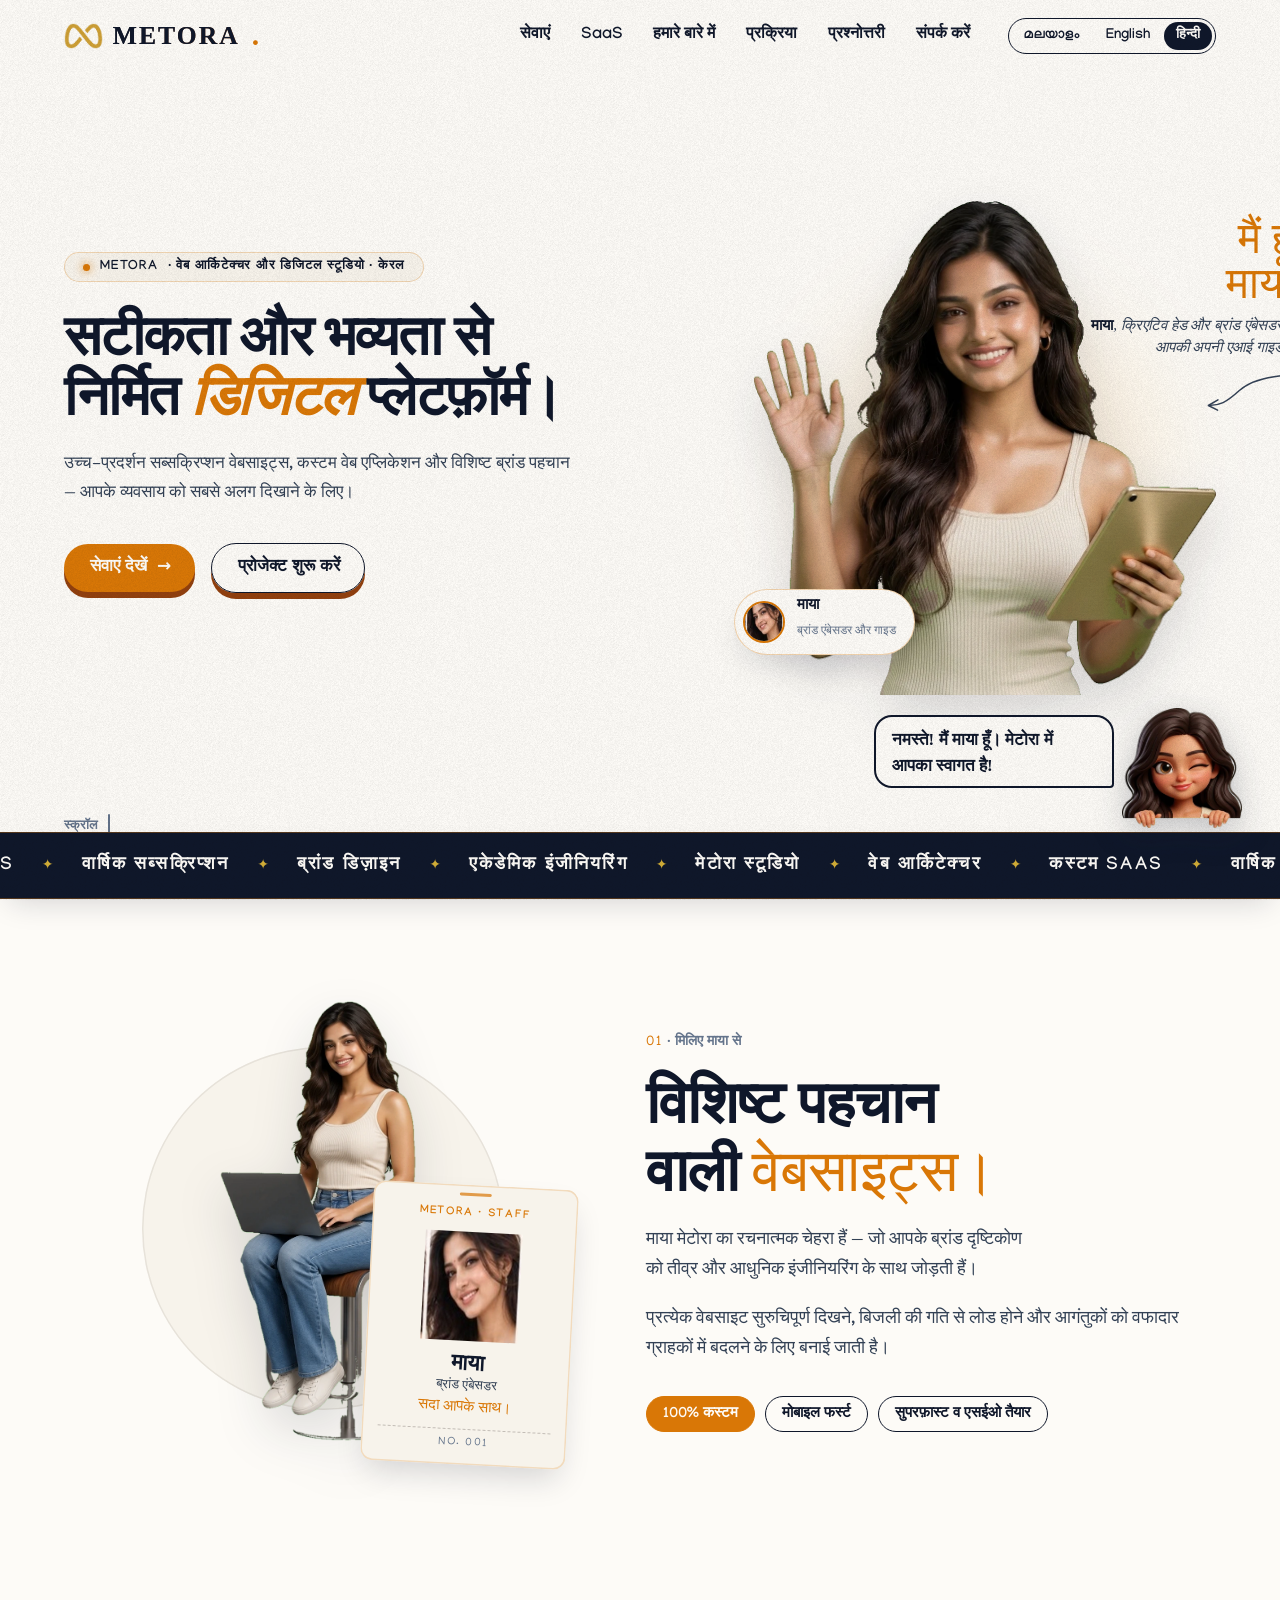
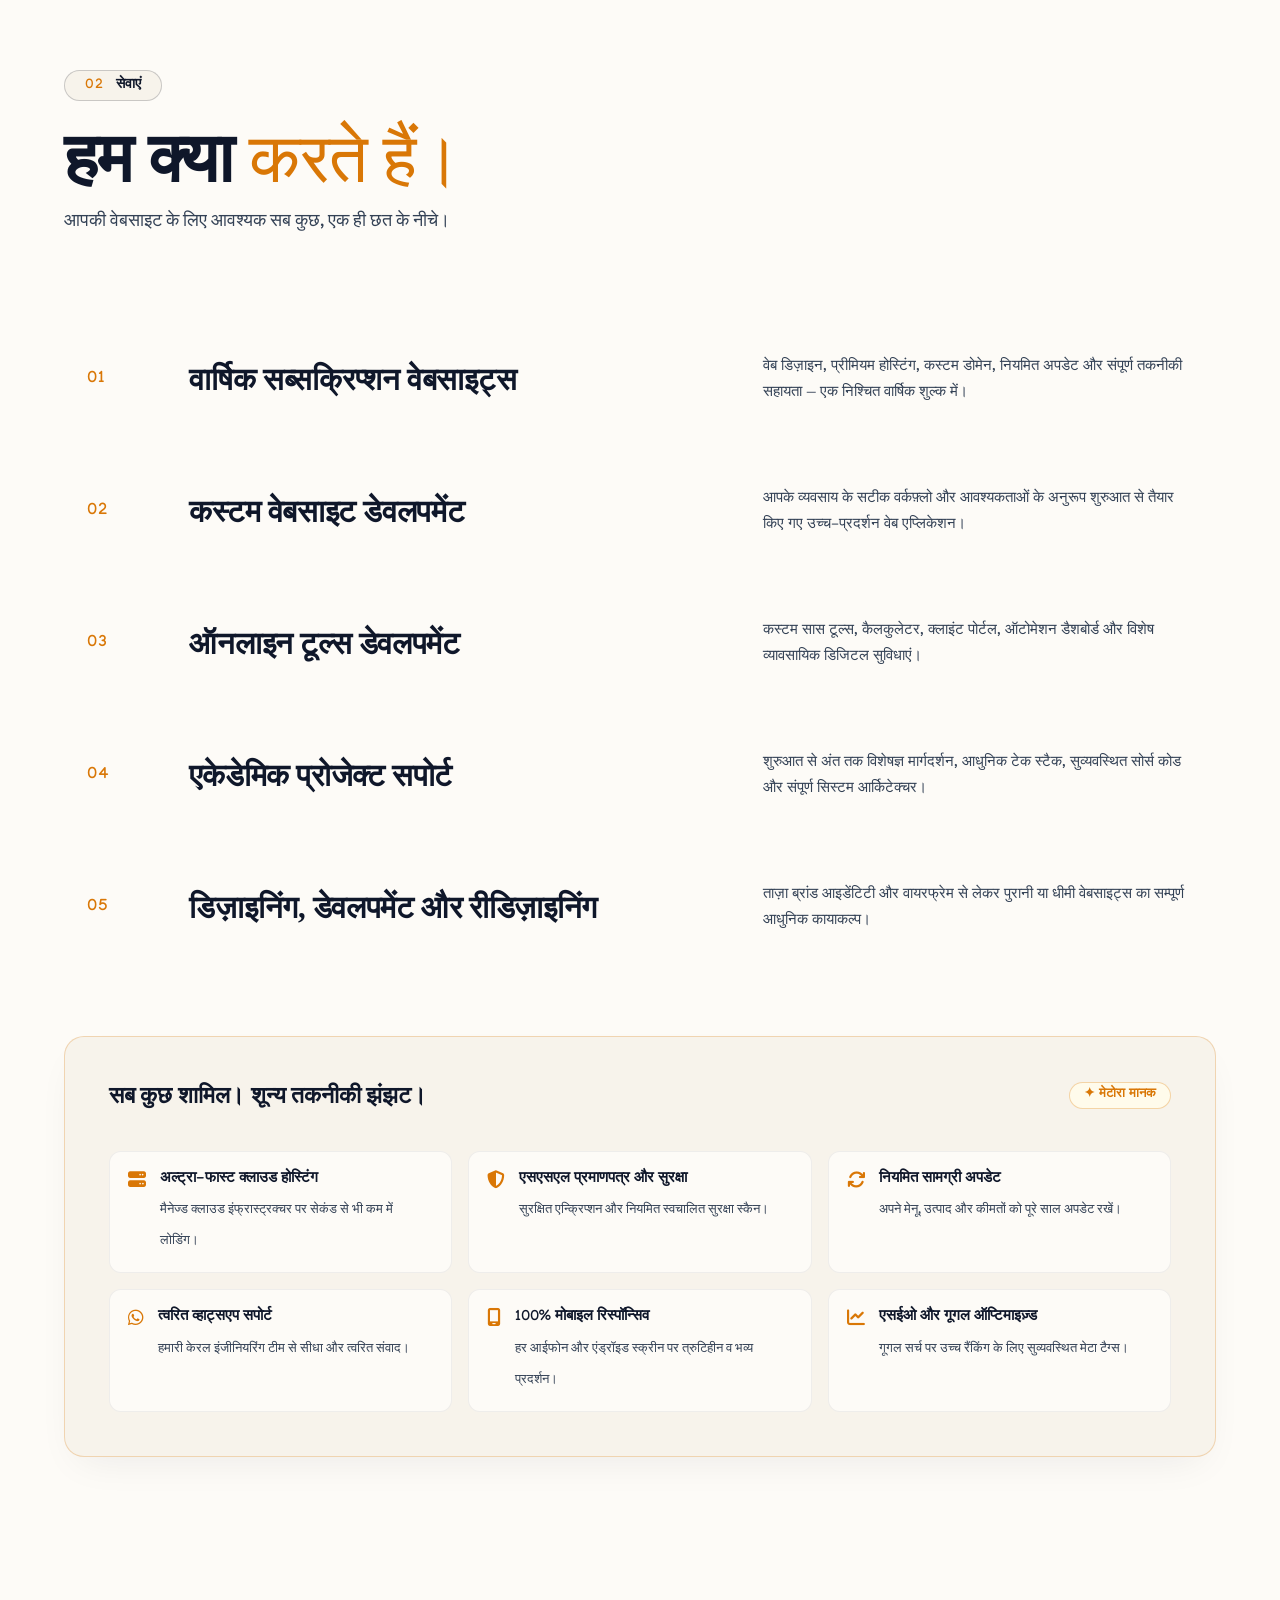
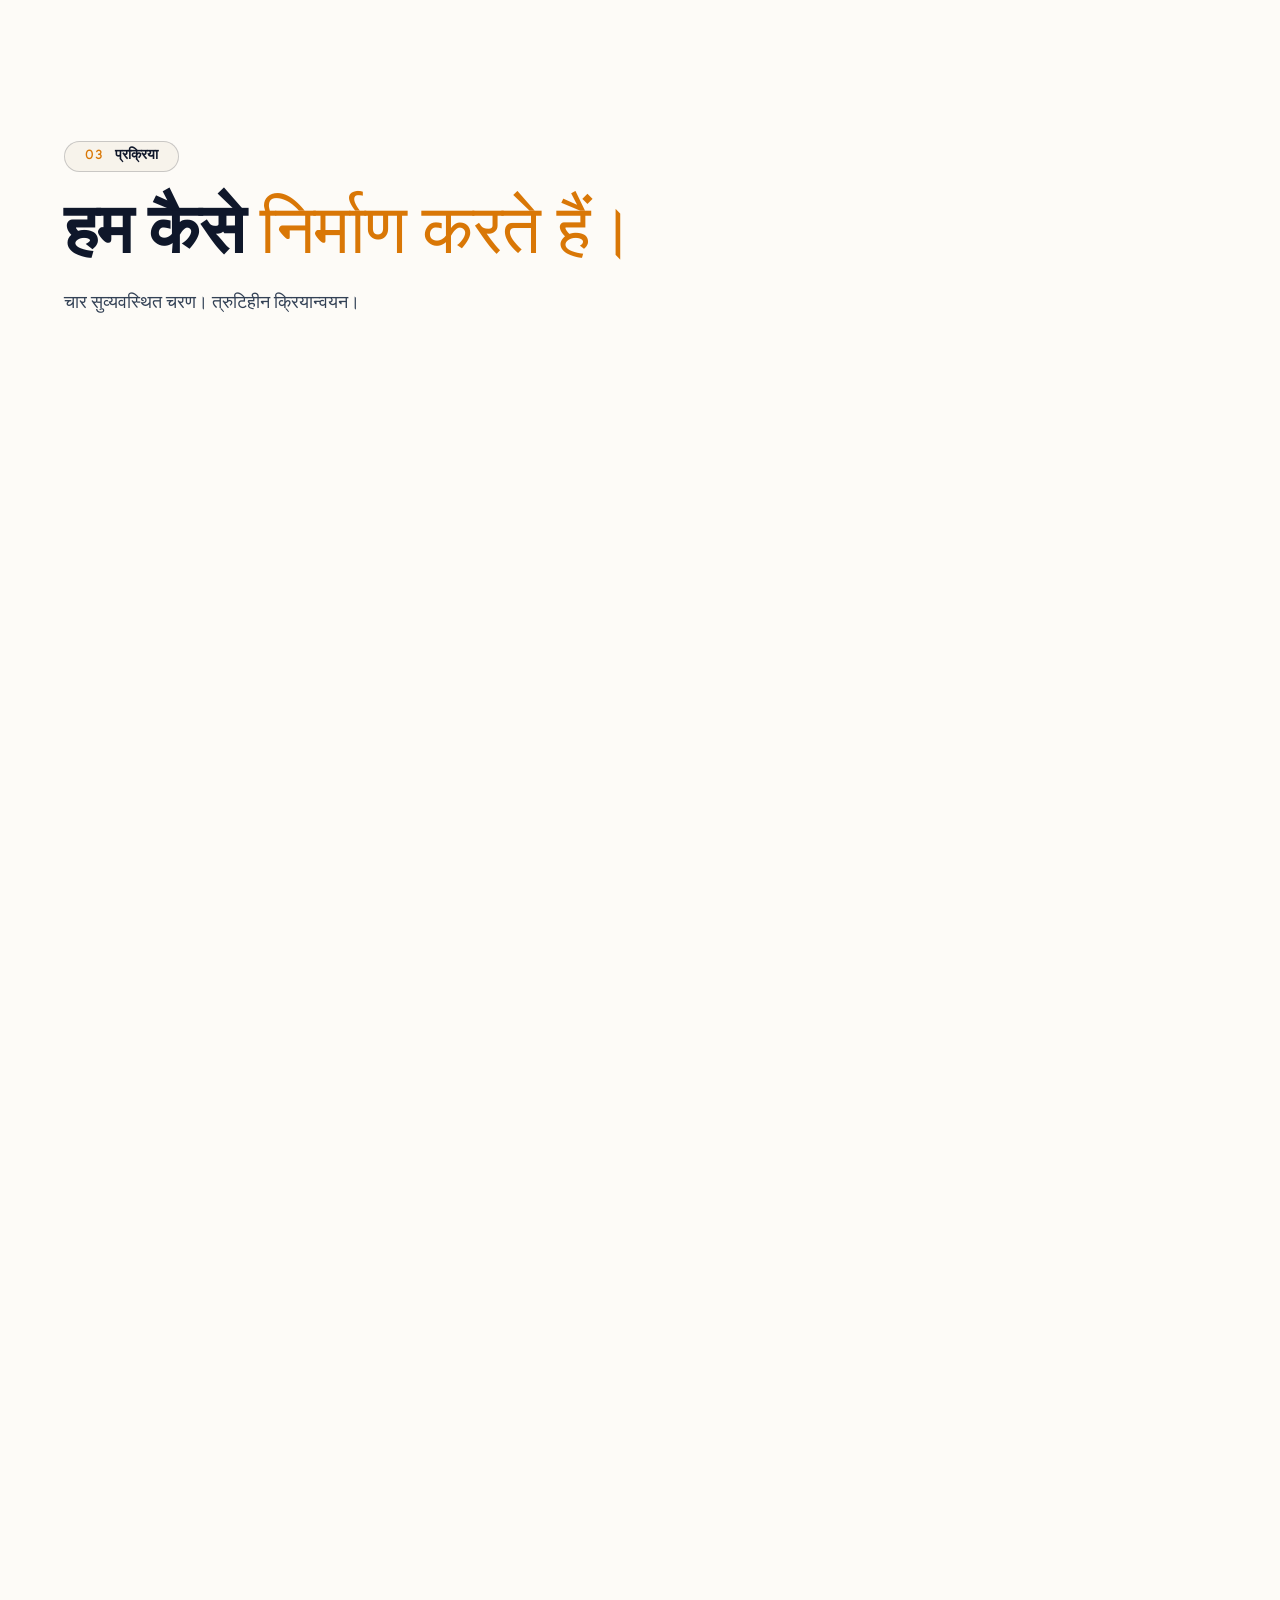
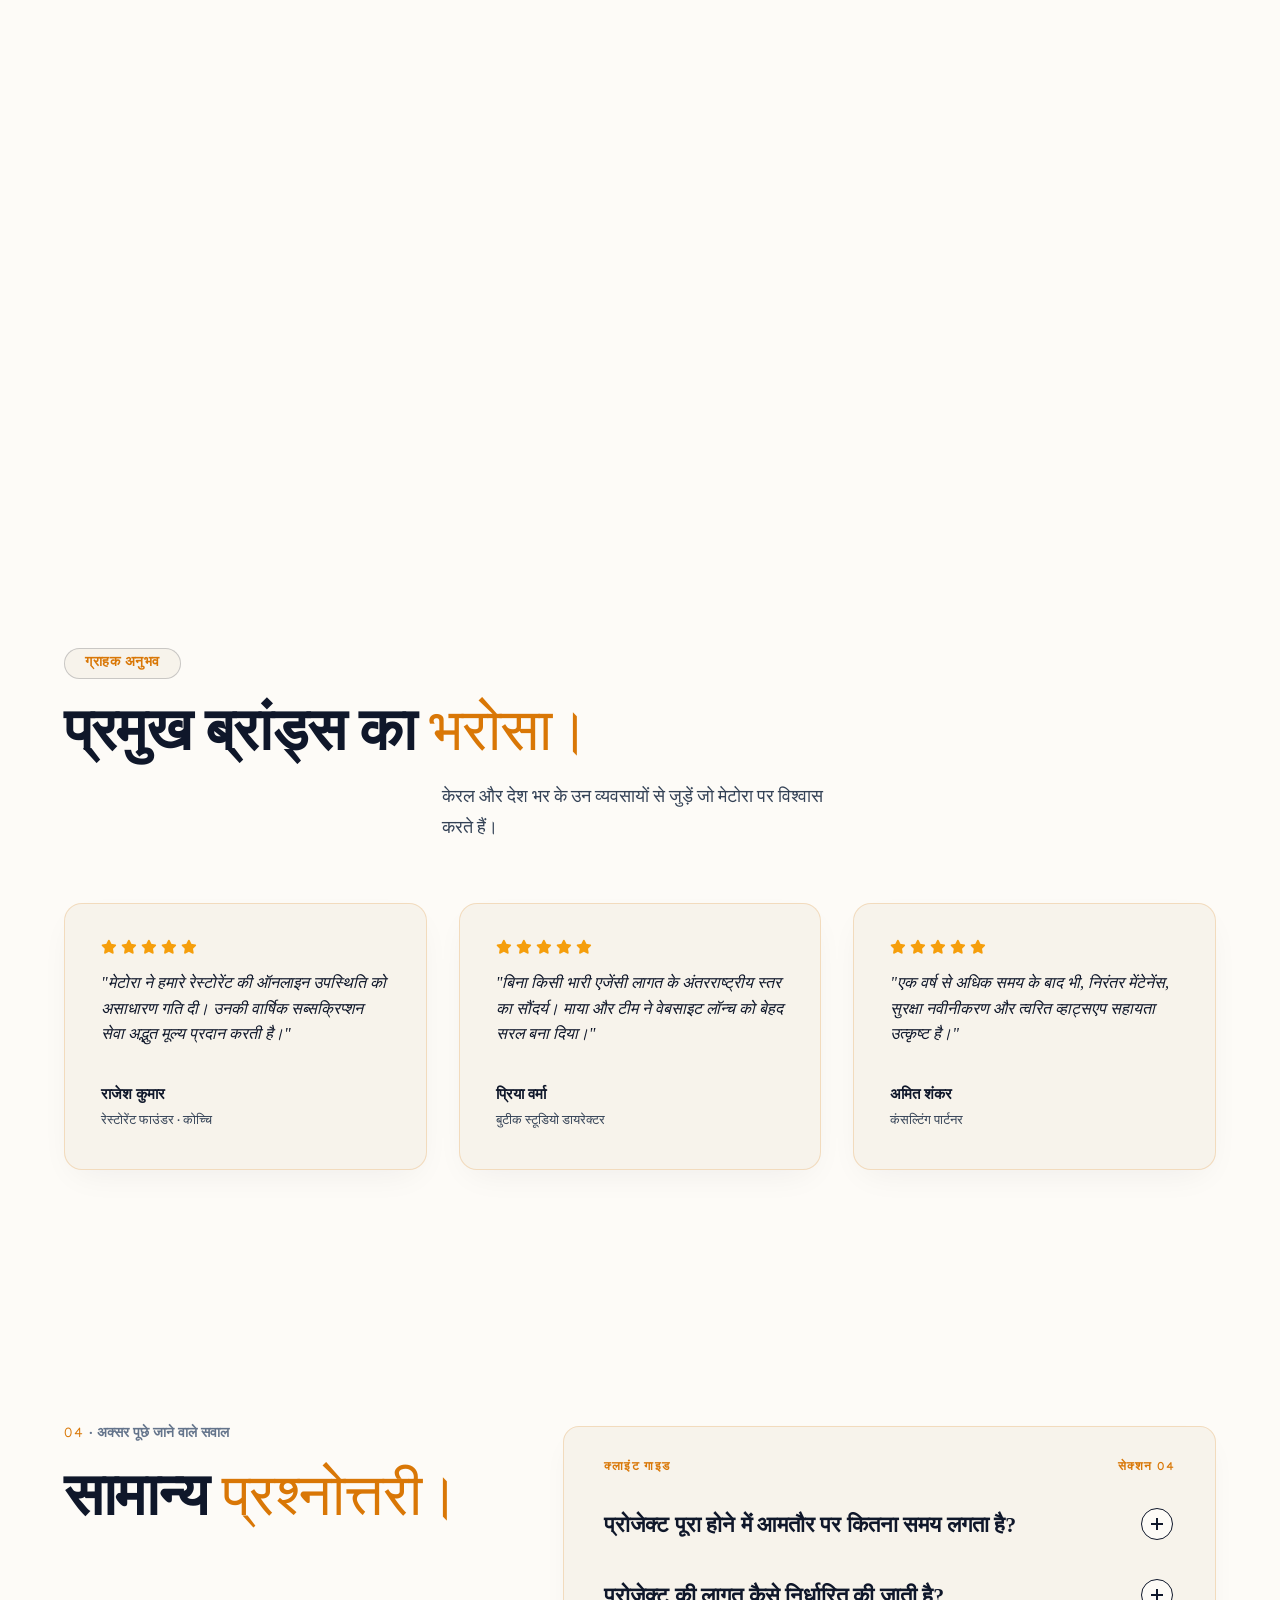
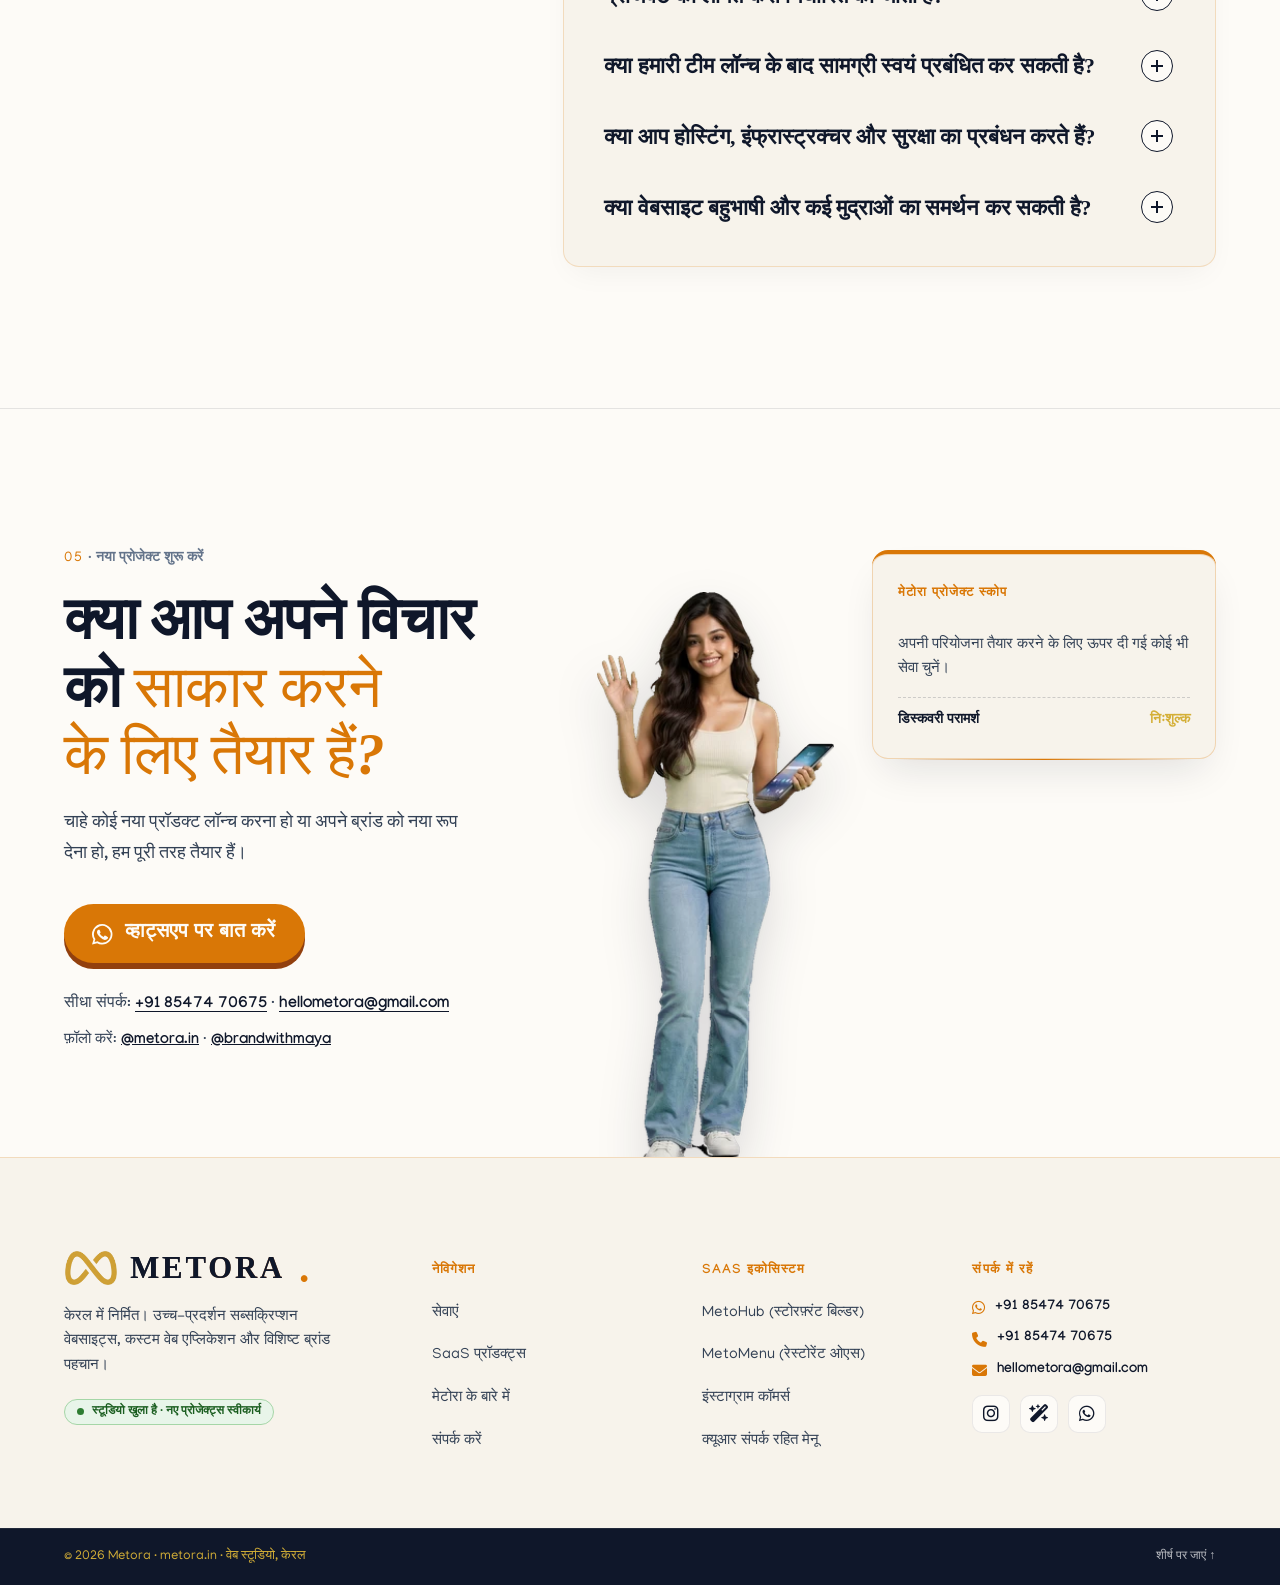
<file: hi/index.html>
<!doctype html>
<html lang="hi">

<head>
  <base href="/">
  <meta charset="utf-8">
  <meta http-equiv="Content-Security-Policy"
    content="default-src 'self'; script-src 'self' 'wasm-unsafe-eval' 'sha256-jNdKRlBXnvwKTIWBejNvPFUQmYcmX2qyaiQhDi4zbhg=' 'sha256-g7lVoJ3g4ZlrN4jWxIBAE+VRTVB6gbstJjNB7fqGfe8=' https://www.googletagmanager.com 'sha256-grR1NWMQLk9oU4/xo9ks4YYm/EC6IhQj7VPvExeyVww='; style-src 'self' 'unsafe-inline' https://fonts.googleapis.com https://cdnjs.cloudflare.com; img-src 'self' https://*.google-analytics.com https://*.googletagmanager.com data:; font-src 'self' https://fonts.gstatic.com https://cdnjs.cloudflare.com; connect-src 'self' https://*.google-analytics.com https://*.analytics.google.com https://*.googletagmanager.com; object-src 'none'; base-uri 'self'; form-action 'none'; manifest-src 'self'">
  <meta name="viewport" content="width=device-width, initial-scale=1, viewport-fit=cover">
  <script async src="https://www.googletagmanager.com/gtag/js?id=G-M5YCRNHH1L"></script>
  <script>
    window.dataLayer = window.dataLayer || [];
    function gtag() { dataLayer.push(arguments); }
    gtag('js', new Date());

    gtag('config', 'G-M5YCRNHH1L');
  </script>
  <title>Metora — प्रीमियम वेबसाइट्स और डिजिटल स्टूडियो | केरल</title>
  <meta name="description"
    content="अपने व्यवसाय को एक शानदार डिजिटल पहचान दें। कस्टम वेबसाइट डिज़ाइन, डेवलपमेंट, ई-कॉमर्स और एसईओ — विचार से लेकर लॉन्च तक सब कुछ मेटोरा संभालेगा।">
  <link rel="canonical" href="https://metora.in/hi/">
  <link rel="alternate" hreflang="ml" href="https://metora.in/ml/">
  <link rel="alternate" hreflang="hi" href="https://metora.in/hi/">
  <link rel="alternate" hreflang="en" href="https://metora.in/">
  <link rel="alternate" hreflang="x-default" href="https://metora.in/">
  <meta name="theme-color" content="#FDFBF7">

  <meta property="og:type" content="website">
  <meta property="og:url" content="https://metora.in/hi/">
  <meta property="og:title" content="Metora — प्रीमियम वेबसाइट्स और डिजिटल स्टूडियो">
  <meta property="og:description"
    content="शानदार डिज़ाइन और उच्च गति वाली वेबसाइट्स। केरल का क्रिएटिव वेब स्टूडियो।">
  <meta property="og:image" content="https://metora.in/img/og.jpg">
  <meta property="og:image:width" content="1200">
  <meta property="og:image:height" content="630">
  <meta property="og:locale" content="hi_IN">
  <meta property="og:locale:alternate" content="en_IN">
  <meta property="og:locale:alternate" content="ml_IN">
  <meta name="twitter:card" content="summary_large_image">
  <link rel="icon" type="image/svg+xml" href="/favicon.svg?v=2">
  <link rel="icon" type="image/png" sizes="48x48" href="/favicon-48.png?v=2">
  <link rel="icon" type="image/png" sizes="32x32" href="/favicon-32.png?v=2">
  <link rel="icon" type="image/png" sizes="500x500" href="/metora-logo.png?v=2">
  <link rel="shortcut icon" href="/favicon.ico?v=2">
  <link rel="apple-touch-icon" href="/metora-logo.png?v=2">

  <link rel="preconnect" href="https://fonts.googleapis.com">
  <link rel="preconnect" href="https://fonts.gstatic.com" crossorigin>
  <link rel="stylesheet"
    href="https://fonts.googleapis.com/css2?family=DM+Mono:wght@400;500&family=DM+Sans:opsz,wght@9..40,400;9..40,500;9..40,600&family=Fraunces:ital,opsz,wght,SOFT,WONK@0,9..144,300..900,0..100,0..1;1,9..144,300..900,0..100,0..1&family=Noto+Sans+Devanagari:wght@400;500;600;700&family=Noto+Serif+Devanagari:wght@400;600;700&family=Noto+Serif+Malayalam:wght@400..900&display=swap">
  <link rel="preload" href="fonts/manjari-regular.woff2" as="font" type="font/woff2" crossorigin>
  <link rel="preload" href="fonts/manjari-bold.woff2" as="font" type="font/woff2" crossorigin>
  <link rel="preload" href="img/ello/ello-punch.webp" as="image"
    imagesrcset="img/ello/ello-punch-820.webp 805w, img/ello/ello-punch.webp 1473w"
    imagesizes="(min-width: 960px) 46vw, 88vw">
  <link rel="stylesheet" href="https://cdnjs.cloudflare.com/ajax/libs/font-awesome/6.5.1/css/all.min.css"
    integrity="sha512-DTOQO9RWCH3ppGqcWaEA1BIZOC6xxalwEsw9c2QQeAIftl+Vegovlnee1c9QX4TctnWMn13TZye+giMm8e2LwA=="
    crossorigin="anonymous" referrerpolicy="no-referrer">
  <link rel="stylesheet" href="css/style.css?v=18">
  <script type="importmap">
  { "imports": {
    "three": "./js/vendor/three-0.170.0/three.module.min.js",
    "three/addons/": "./js/vendor/three-0.170.0/addons/"
  } }
  </script>

  <script>document.documentElement.classList.add('js'); setTimeout(function () { if (!window.__dyReady) document.documentElement.classList.remove('js') }, 3000)</script>
  <script type="application/ld+json">
  {
    "@context": "https://schema.org",
    "@type": "ProfessionalService",
    "name": "Metora",
    "alternateName": "मेटोरा",
    "url": "https://metora.in/hi/",
    "logo": "https://metora.in/icon-512.png",
    "image": "https://metora.in/img/og.jpg",
    "description": "Web design and development studio: subscription websites, custom SaaS, e-commerce, and digital branding.",
    "areaServed": "Kerala, India",
    "knowsLanguage": ["hi", "en", "ml"]
  }
  </script>
</head>

<body>
  <a class="skip" href="#main">मुख्य सामग्री पर जाएं</a>
  <div class="grain" aria-hidden="true"></div>
  <div class="toast" role="status" aria-live="polite"></div>

  <header class="nav" id="nav">
  <base href="/">
    <a class="nav__logo text-logo" href="/hi/" aria-label="मेटोरा — होम">
      <img class="logo-icon" src="/metora-logo.png" alt="Metora" width="28" height="28"> <span class="logo-mark">METORA</span>
      <span class="logo-dot">.</span>
    </a>
    <nav class="nav__links" aria-label="मुख्य मेनू">
      <a href="/hi/#services">सेवाएं</a>
      <a href="/saas/">SaaS</a>
      <a href="/about/">हमारे बारे में</a>
      <a href="/hi/#process">प्रक्रिया</a>
      <a href="/hi/#faq">प्रश्नोत्तरी</a>
      <a href="/contact/">संपर्क करें</a>
    </nav>
    <nav class="lang" aria-label="भाषा / Language">
      <a href="/ml/" lang="ml" hreflang="ml"><span class="lang__full">മലയാളം</span><span class="lang__short"
          aria-hidden="true">മ</span></a>
      <a href="/" lang="en" hreflang="en"><span class="lang__full">English</span><span class="lang__short"
          aria-hidden="true">EN</span></a>
      <a href="/hi/" lang="hi" hreflang="hi" aria-current="page"><span class="lang__full">हिन्दी</span><span
          class="lang__short" aria-hidden="true">हि</span></a>
    </nav>
    <button class="nav__menu" type="button" aria-expanded="false" aria-controls="menu">मेनू</button>
  </header>

  <div class="menu" id="menu" hidden>
    <nav aria-label="मोबाइल मेनू">
      <a href="/hi/">होम</a>
      <a href="/hi/#services">सेवाएं</a>
      <a href="/saas/">SaaS</a>
      <a href="/about/">हमारे बारे में</a>
      <a href="/hi/#process">प्रक्रिया</a>
      <a href="/hi/#faq">प्रश्नोत्तरी</a>
      <a href="/contact/">संपर्क करें</a>
    </nav>
    <img class="menu__owl" src="img/owl/owl-crossed-sm.webp" alt="" width="208" height="350" loading="lazy">
  </div>

  <main id="main">

    <section class="hero wrap" id="top" data-owl="hero">
      <div class="hero__col-left">
        <div class="hero__badge">
          <span class="hero__badge-dot"></span>
          <b>METORA</b> · वेब आर्किटेक्चर और डिजिटल स्टूडियो · केरल
        </div>
        <h1 class="hero__headline">
          सटीकता और भव्यता से निर्मित <span class="highlight-gold">डिजिटल</span> प्लेटफ़ॉर्म।
        </h1>
        <p class="hero__sub">
          उच्च-प्रदर्शन सब्सक्रिप्शन वेबसाइट्स, कस्टम वेब एप्लिकेशन और विशिष्ट ब्रांड पहचान — आपके व्यवसाय को सबसे अलग दिखाने के लिए।
        </p>
        <div class="hero__actions">
          <a class="btn btn--primary" href="#services">
            <span>सेवाएं देखें</span>
            <span aria-hidden="true">→</span>
          </a>
          <a class="btn btn--outline" href="#contact">
            <span>प्रोजेक्ट शुरू करें</span>
          </a>
        </div>
      </div>

      <div class="hero__col-right">
        <div class="hero__avatar-stage">
          <div class="hero__glow"></div>
          <img class="hero__ello" src="img/ello/ello-punch.webp"
            srcset="img/ello/ello-punch-820.webp 805w, img/ello/ello-punch.webp 1473w"
            sizes="(min-width: 960px) 42vw, 85vw" alt="माया मेटोरा प्रस्तुत करते हुए" width="1473" height="1500"
            fetchpriority="high">
          <div class="hero__note" aria-hidden="true">
            <p class="hero__note-title"><em>मैं हूँ</em> <em>माया</em></p>
            <p><b>माया</b>, क्रिएटिव हेड और ब्रांड एंबेसडर।<br>आपकी अपनी एआई गाइड।</p>
            <svg class="note-arrow" viewBox="0 0 120 70">
              <path d="M112 8 C 92 12, 64 18, 48 36 S 24 58, 10 60" />
              <path d="M21 51 L 9 60 L 22 65" />
            </svg>
          </div>
          <div class="hero__pass">
            <span class="hero__pass-avatar"><img src="img/maya/maya-idcard.webp" alt="माया"></span>
            <div>
              <strong>माया</strong>
              <span>ब्रांड एंबेसडर और गाइड</span>
            </div>
          </div>
        </div>
      </div>

      <a class="hero__scroll" href="#about" aria-label="नीचे स्क्रॉल करें"><span>स्क्रॉल</span><i></i></a>
    </section>

    <div class="ticker" aria-hidden="true">
      <div class="ticker__track" data-speed="1"></div>
      <template id="tape-words">
        <span>वेब आर्किटेक्चर</span><b>✦</b><span>कस्टम SaaS</span><b>✦</b><span>वार्षिक सब्सक्रिप्शन</span><b>✦</b><span>ब्रांड डिज़ाइन</span><b>✦</b><span>एकेडेमिक इंजीनियरिंग</span><b>✦</b><span>मेटोरा स्टूडियो</span><b>✦</b>
      </template>
    </div>

    <section class="about wrap" id="about" data-owl="about">
      <div class="about__art reveal">
        <img class="about__ello" src="img/ello/ello-about.webp"
          srcset="img/ello/ello-about-sm.webp 253w, img/ello/ello-about.webp 506w"
          sizes="(max-width: 959px) 74vw, 360px" alt="माया वेबसाइट डिज़ाइन पर काम करते हुए" width="506" height="1077"
          loading="lazy">
        <figure class="idcard" data-perch="0.5" aria-label="माया का आईडी कार्ड">
          <p class="idcard__head">METORA · STAFF</p>
          <img src="img/maya/maya-idcard.webp" alt="माया पोर्ट्रेट" width="208" height="260" loading="lazy">
          <figcaption>
            <strong>माया</strong>
            <span>ब्रांड एंबेसडर</span>
            <em>सदा आपके साथ।</em>
          </figcaption>
          <p class="idcard__no">NO. 001</p>
        </figure>
      </div>

      <div class="about__copy">
        <p class="eyebrow reveal"><b>01</b> · मिलिए माया से</p>
        <h2 class="reveal">विशिष्ट पहचान वाली <em>वेबसाइट्स।</em></h2>
        <p class="lede reveal">माया मेटोरा का रचनात्मक चेहरा हैं — जो आपके ब्रांड दृष्टिकोण को तीव्र और आधुनिक इंजीनियरिंग के साथ जोड़ती हैं।</p>
        <p class="reveal">प्रत्येक वेबसाइट सुरुचिपूर्ण दिखने, बिजली की गति से लोड होने और आगंतुकों को वफादार ग्राहकों में बदलने के लिए बनाई जाती है।</p>
        <ul class="chips reveal" role="list">
          <li class="chip chip--red" data-perch="0.6">100% कस्टम</li>
          <li class="chip">मोबाइल फर्स्ट</li>
          <li class="chip">सुपरफ़ास्ट व एसईओ तैयार</li>
        </ul>
      </div>
    </section>

    <section class="kada" id="services" data-owl="services">
      <div class="wrap">
        <header class="section-head section-head--left">
  <base href="/">
          <p class="eyebrow eyebrow--pill reveal" data-perch="0.9"><b>02</b> सेवाएं</p>
          <h2 class="reveal">हम क्या <em>करते हैं।</em></h2>
          <p class="lede reveal">आपकी वेबसाइट के लिए आवश्यक सब कुछ, एक ही छत के नीचे।</p>
        </header>

        <ol class="svc" role="list">
          <li class="svc__row reveal">
            <span class="svc__no">01</span>
            <h3 class="svc__title">वार्षिक सब्सक्रिप्शन वेबसाइट्स</h3>
            <p class="svc__note">वेब डिज़ाइन, प्रीमियम होस्टिंग, कस्टम डोमेन, नियमित अपडेट और संपूर्ण तकनीकी सहायता — एक निश्चित वार्षिक शुल्क में।</p>
            <img class="svc__img" src="img/ello/ello-sketch.webp"
              srcset="img/ello/ello-sketch-sm.webp 246w, img/ello/ello-sketch.webp 493w" sizes="120px"
              alt="माया सब्सक्रिप्शन टैबलेट के साथ" width="493" height="900" loading="lazy" draggable="false">
            <button class="svc__pick" type="button" aria-pressed="false" data-id="subscription"
              data-name="वार्षिक सब्सक्रिप्शन वेबसाइट्स"></button>
          </li>
          <li class="svc__row reveal" data-perch="0.76" data-perch-media="(max-width: 959px)">
            <span class="svc__no">02</span>
            <h3 class="svc__title">कस्टम वेबसाइट डेवलपमेंट</h3>
            <p class="svc__note">आपके व्यवसाय के सटीक वर्कफ़्लो और आवश्यकताओं के अनुरूप शुरुआत से तैयार किए गए उच्च-प्रदर्शन वेब एप्लिकेशन।</p>
            <img class="svc__img" src="img/ello/ello-laptop.webp"
              srcset="img/ello/ello-laptop-sm.webp 334w, img/ello/ello-laptop.webp 668w" sizes="120px"
              alt="माया लैपटॉप पर कोडिंग करते हुए" width="668" height="900" loading="lazy" draggable="false">
            <button class="svc__pick" type="button" aria-pressed="false" data-id="custom-dev"
              data-name="कस्टम वेबसाइट डेवलपमेंट"></button>
          </li>
          <li class="svc__row reveal">
            <span class="svc__no">03</span>
            <h3 class="svc__title">ऑनलाइन टूल्स डेवलपमेंट</h3>
            <p class="svc__note">कस्टम सास टूल्स, कैलकुलेटर, क्लाइंट पोर्टल, ऑटोमेशन डैशबोर्ड और विशेष व्यावसायिक डिजिटल सुविधाएं।</p>
            <img class="svc__img" src="img/ello/ello-point.webp"
              srcset="img/ello/ello-point-sm.webp 396w, img/ello/ello-point.webp 791w" sizes="120px"
              alt="माया टूल्स की ओर इशारा करते हुए" width="791" height="1100" loading="lazy" draggable="false">
            <button class="svc__pick" type="button" aria-pressed="false" data-id="online-tools"
              data-name="ऑनलाइन टूल्स डेवलपमेंट"></button>
          </li>
          <li class="svc__row reveal">
            <span class="svc__no">04</span>
            <h3 class="svc__title">एकेडेमिक प्रोजेक्ट सपोर्ट</h3>
            <p class="svc__note">शुरुआत से अंत तक विशेषज्ञ मार्गदर्शन, आधुनिक टेक स्टैक, सुव्यवस्थित सोर्स कोड और संपूर्ण सिस्टम आर्किटेक्चर।</p>
            <img class="svc__img" src="img/ello/ello-jump.webp"
              srcset="img/ello/ello-jump-sm.webp 368w, img/ello/ello-jump.webp 735w" sizes="120px"
              alt="माया एकेडेमिक सफलता मनाते हुए" width="735" height="900" loading="lazy" draggable="false">
            <button class="svc__pick" type="button" aria-pressed="false" data-id="academic-support"
              data-name="एकेडेमिक प्रोजेक्ट सपोर्ट"></button>
          </li>
          <li class="svc__row reveal" data-perch="0.76" data-perch-media="(max-width: 959px)">
            <span class="svc__no">05</span>
            <h3 class="svc__title">डिज़ाइनिंग, डेवलपमेंट और रीडिज़ाइनिंग</h3>
            <p class="svc__note">ताज़ा ब्रांड आइडेंटिटी और वायरफ्रेम से लेकर पुरानी या धीमी वेबसाइट्स का सम्पूर्ण आधुनिक कायाकल्प।</p>
            <img class="svc__img" src="img/ello/ello-punch-820.webp" alt="माया रीडिज़ाइन" width="805" height="820"
              loading="lazy" draggable="false">
            <button class="svc__pick" type="button" aria-pressed="false" data-id="design-dev-redesign"
              data-name="डिज़ाइनिंग, डेवलपमेंट और रीडिज़ाइनिंग"></button>
          </li>
        </ol>

        <!-- All-Inclusive Guarantee Box -->
        <div class="included-box reveal">
          <div class="included-box__head">
            <h3>सब कुछ शामिल। शून्य तकनीकी झंझट।</h3>
            <span class="included-badge">✦ मेटोरा मानक</span>
          </div>
          <div class="included-grid">
            <div class="included-item">
              <i class="fa-solid fa-server"></i>
              <div>
                <strong>अल्ट्रा-फास्ट क्लाउड होस्टिंग</strong>
                <span>मैनेज्ड क्लाउड इंफ्रास्ट्रक्चर पर सेकंड से भी कम में लोडिंग।</span>
              </div>
            </div>
            <div class="included-item">
              <i class="fa-solid fa-shield-halved"></i>
              <div>
                <strong>एसएसएल प्रमाणपत्र और सुरक्षा</strong>
                <span>सुरक्षित एन्क्रिप्शन और नियमित स्वचालित सुरक्षा स्कैन।</span>
              </div>
            </div>
            <div class="included-item">
              <i class="fa-solid fa-arrows-rotate"></i>
              <div>
                <strong>नियमित सामग्री अपडेट</strong>
                <span>अपने मेनू, उत्पाद और कीमतों को पूरे साल अपडेट रखें।</span>
              </div>
            </div>
            <div class="included-item">
              <i class="fa-brands fa-whatsapp"></i>
              <div>
                <strong>त्वरित व्हाट्सएप सपोर्ट</strong>
                <span>हमारी केरल इंजीनियरिंग टीम से सीधा और त्वरित संवाद।</span>
              </div>
            </div>
            <div class="included-item">
              <i class="fa-solid fa-mobile-screen"></i>
              <div>
                <strong>100% मोबाइल रिस्पॉन्सिव</strong>
                <span>हर आईफोन और एंड्रॉइड स्क्रीन पर त्रुटिहीन व भव्य प्रदर्शन।</span>
              </div>
            </div>
            <div class="included-item">
              <i class="fa-solid fa-chart-line"></i>
              <div>
                <strong>एसईओ और गूगल ऑप्टिमाइज़्ड</strong>
                <span>गूगल सर्च पर उच्च रैंकिंग के लिए सुव्यवस्थित मेटा टैग्स।</span>
              </div>
            </div>
          </div>
        </div>
      </div>
    </section>

    <section class="process" id="process" data-owl="process">
      <div class="process__pin wrap">
        <header class="section-head section-head--left">
  <base href="/">
          <p class="eyebrow eyebrow--pill reveal" data-perch="0.9"><b>03</b> प्रक्रिया</p>
          <h2 class="reveal">हम कैसे <em>निर्माण करते हैं।</em></h2>
          <p class="lede reveal">चार सुव्यवस्थित चरण। त्रुटिहीन क्रियान्वयन।</p>
        </header>
        <ol class="cards" role="list">
          <li class="card reveal" data-perch="0.72" data-perch-media="(max-width: 1100px)">
            <span class="card__no" aria-hidden="true">1</span>
            <img class="card__img" src="img/ello/ello-chai-sm.webp" alt="माया डिस्कवरी चर्चा" width="204" height="450"
              loading="lazy">
            <h3>रणनीति और डिस्कवरी</h3>
            <p>हम आपके व्यावसायिक लक्ष्यों, लक्षित दर्शकों और डिजिटल रोडमैप का गहराई से विश्लेषण करते हैं।</p>
          </li>
          <li class="card reveal" data-perch="0.72" data-perch-media="(max-width: 1100px)">
            <span class="card__no" aria-hidden="true">2</span>
            <img class="card__img" src="img/ello/ello-sketch-sm.webp" alt="माया यूआई आर्किटेक्चर" width="246"
              height="450" loading="lazy">
            <h3>यूआई/यूएक्स और ब्लूप्रिंट</h3>
            <p>इंटरएक्टिव वायरफ्रेम और रिस्पॉन्सिव डिज़ाइन जब तक कि प्रत्येक पिक्सेल पूर्ण रूप से सटीक न हो जाए।</p>
          </li>
          <li class="card reveal" data-perch="0.72" data-perch-media="(max-width: 1100px)">
            <span class="card__no" aria-hidden="true">3</span>
            <img class="card__img" src="img/ello/ello-laptop-sm.webp" alt="माया सुदृढ़ कोडिंग करते हुए" width="334"
              height="450" loading="lazy">
            <h3>फुल-स्टैक निर्माण</h3>
            <p>सटीक मॉड्यूलर आर्किटेक्चर, संपूर्ण टेस्टिंग और अत्यंत तीव्र गति वाली इंजीनियरिंग।</p>
          </li>
          <li class="card reveal" data-perch="0.72" data-perch-media="(max-width: 1100px)">
            <span class="card__no" aria-hidden="true">4</span>
            <img class="card__img" src="img/ello/ello-jump-sm.webp" alt="माया लाइव लॉन्च मनाते हुए" width="368" height="450"
              loading="lazy">
            <h3>लाइव डिप्लॉयमेंट</h3>
            <p>क्लाउड सेटअप, सीडीएन, डोमेन डीएनएस, एसएसएल सुरक्षा और आपके नए प्लेटफ़ॉर्म का सफल लॉन्च।</p>
          </li>
        </ol>
      </div>
    </section>

    <!-- Testimonials Section -->
    <section class="testimonials wrap" id="testimonials">
      <header class="section-head section-head--left">
  <base href="/">
        <p class="eyebrow eyebrow--pill reveal"><b>ग्राहक अनुभव</b></p>
        <h2 class="reveal">प्रमुख ब्रांड्स का <em>भरोसा।</em></h2>
        <p class="lede reveal">केरल और देश भर के उन व्यवसायों से जुड़ें जो मेटोरा पर विश्वास करते हैं।</p>
      </header>
      <div class="testi-grid">
        <div class="testi-card reveal">
          <div>
            <div class="testi-stars">
              <i class="fa-solid fa-star"></i><i class="fa-solid fa-star"></i><i class="fa-solid fa-star"></i><i
                class="fa-solid fa-star"></i><i class="fa-solid fa-star"></i>
            </div>
            <blockquote>"मेटोरा ने हमारे रेस्टोरेंट की ऑनलाइन उपस्थिति को असाधारण गति दी। उनकी वार्षिक सब्सक्रिप्शन सेवा अद्भुत मूल्य प्रदान करती है।"</blockquote>
          </div>
          <div class="testi-author">
            <strong>राजेश कुमार</strong>
            <span>रेस्टोरेंट फाउंडर · कोच्चि</span>
          </div>
        </div>

        <div class="testi-card reveal">
          <div>
            <div class="testi-stars">
              <i class="fa-solid fa-star"></i><i class="fa-solid fa-star"></i><i class="fa-solid fa-star"></i><i
                class="fa-solid fa-star"></i><i class="fa-solid fa-star"></i>
            </div>
            <blockquote>"बिना किसी भारी एजेंसी लागत के अंतरराष्ट्रीय स्तर का सौंदर्य। माया और टीम ने वेबसाइट लॉन्च को बेहद सरल बना दिया।"</blockquote>
          </div>
          <div class="testi-author">
            <strong>प्रिया वर्मा</strong>
            <span>बुटीक स्टूडियो डायरेक्टर</span>
          </div>
        </div>

        <div class="testi-card reveal">
          <div>
            <div class="testi-stars">
              <i class="fa-solid fa-star"></i><i class="fa-solid fa-star"></i><i class="fa-solid fa-star"></i><i
                class="fa-solid fa-star"></i><i class="fa-solid fa-star"></i>
            </div>
            <blockquote>"एक वर्ष से अधिक समय के बाद भी, निरंतर मेंटेनेंस, सुरक्षा नवीनीकरण और त्वरित व्हाट्सएप सहायता उत्कृष्ट है।"</blockquote>
          </div>
          <div class="testi-author">
            <strong>अमित शंकर</strong>
            <span>कंसल्टिंग पार्टनर</span>
          </div>
        </div>
      </div>
    </section>

    <section class="faq wrap" id="faq" data-owl="faq">
      <header class="section-head section-head--left">
  <base href="/">
        <p class="eyebrow reveal" data-perch="0.9"><b>04</b> · अक्सर पूछे जाने वाले सवाल</p>
        <h2 class="reveal">सामान्य <em>प्रश्नोत्तरी।</em></h2>
      </header>
      <div class="pad reveal">
        <p class="pad__head"><span>क्लाइंट गाइड</span><span>सेक्शन 04</span></p>
        <details class="qa" data-perch="0.8">
          <summary>प्रोजेक्ट पूरा होने में आमतौर पर कितना समय लगता है?</summary>
          <p>यह आपकी आवश्यकताओं और सुविधाओं पर निर्भर करता है। डिस्कवरी चर्चा के तुरंत बाद आपको एक विस्तृत टाइमलाइन और डिलीवरी रोडमैप प्राप्त होगा।</p>
        </details>
        <details class="qa" data-perch="0.8">
          <summary>प्रोजेक्ट की लागत कैसे निर्धारित की जाती है?</summary>
          <p>प्रत्येक व्यवसाय की आवश्यकताएं अनूठी होती हैं। हम बिना किसी छिपे हुए खर्च के स्पष्ट मदवार प्रस्ताव अथवा निश्चित वार्षिक सब्सक्रिप्शन प्रदान करते हैं।</p>
        </details>
        <details class="qa" data-perch="0.8">
          <summary>क्या हमारी टीम लॉन्च के बाद सामग्री स्वयं प्रबंधित कर सकती है?</summary>
          <p>हाँ, बिल्कुल। हम उपयोग में आसान एडमिन डैशबोर्ड बनाते हैं और आपकी टीम के लिए संपूर्ण वॉकथ्रू गाइड प्रदान करते हैं।</p>
        </details>
        <details class="qa" data-perch="0.8">
          <summary>क्या आप होस्टिंग, इंफ्रास्ट्रक्चर और सुरक्षा का प्रबंधन करते हैं?</summary>
          <p>हाँ, पूरी तरह से। हाई-स्पीड क्लाउड होस्टिंग, डोमेन, स्वचालित बैकअप और एसएसएल प्रमाणपत्र सभी हमारे द्वारा प्रबंधित होते हैं।</p>
        </details>
        <details class="qa" data-perch="0.8">
          <summary>क्या वेबसाइट बहुभाषी और कई मुद्राओं का समर्थन कर सकती है?</summary>
          <p>बिल्कुल। चाहे हिन्दी, अंग्रेजी, मलयालम हो या अंतर्राष्ट्रीय मुद्राएं, हम सहज स्थानीयकृत अनुभव तैयार करते हैं।</p>
        </details>
      </div>
    </section>

    <section class="contact" id="contact" data-owl="contact">
      <div class="contact__inner wrap">
        <div class="contact__copy">
          <p class="eyebrow reveal" data-perch="0.9"><b>05</b> · नया प्रोजेक्ट शुरू करें</p>
          <h2 class="reveal">क्या आप अपने विचार को <em>साकार करने के लिए तैयार हैं?</em></h2>
          <p class="lede reveal">चाहे कोई नया प्रॉडक्ट लॉन्च करना हो या अपने ब्रांड को नया रूप देना हो, हम पूरी तरह तैयार हैं।</p>
          <a class="btn btn--xl reveal" id="wa-cta" data-perch="0.78" data-perch-dy="2"
            href="https://wa.me/918547470675?text=नमस्ते%20Metora!%20मुझे%20एक%20वेबसाइट%20चाहिए।" target="_blank"
            rel="noopener">
            <svg class="wa" viewBox="0 0 24 24" aria-hidden="true">
              <path
                d="M12 2a10 10 0 0 0-8.6 15.1L2 22l5-1.3A10 10 0 1 0 12 2Zm0 18.2a8.2 8.2 0 0 1-4.2-1.2l-.3-.2-3 .8.8-2.9-.2-.3A8.2 8.2 0 1 1 12 20.2Zm4.5-6.1c-.2-.1-1.5-.7-1.7-.8-.2-.1-.4-.1-.6.1l-.8 1c-.1.2-.3.2-.5.1a6.7 6.7 0 0 1-3.3-2.9c-.3-.4.3-.4.7-1.3.1-.2 0-.3 0-.4l-.8-1.9c-.2-.5-.4-.4-.6-.4h-.5a1 1 0 0 0-.7.3 3 3 0 0 0-.9 2.2 5.2 5.2 0 0 0 1.1 2.7 11.8 11.8 0 0 0 4.5 4c1.7.7 2.3.8 3.2.6a2.7 2.7 0 0 0 1.8-1.2 2.2 2.2 0 0 0 .2-1.3c-.1-.1-.3-.2-.5-.3Z" />
            </svg>
            <span class="wa-label">व्हाट्सएप पर बात करें</span>
          </a>
          <p class="contact__alt reveal">
            सीधा संपर्क: <a href="tel:+918547470675">+91 85474 70675</a>
            <span aria-hidden="true">·</span>
            <a href="mailto:hellometora@gmail.com">hellometora@gmail.com</a>
          </p>
          <p class="contact__socials reveal" style="margin-top: 10px; font-size: 15px; color: var(--ink-2);">
            फ़ॉलो करें: <a href="https://www.instagram.com/metora.in/" target="_blank" rel="noopener"
              style="font-weight: 700; color: var(--ink);">@metora.in</a>
            <span aria-hidden="true">·</span>
            <a href="https://www.instagram.com/brandwithmaya/" target="_blank" rel="noopener"
              style="font-weight: 700; color: var(--ink);">@brandwithmaya</a>
          </p>
        </div>

        <img class="contact__ello" src="img/ello/ello-point.webp"
          srcset="img/ello/ello-point-sm.webp 396w, img/ello/ello-point.webp 791w"
          sizes="(max-width: 959px) 60vw, 280px" alt="" width="791" height="1100" loading="lazy">

        <aside class="bill reveal" data-perch="0.7" data-perch-media="(max-width: 959px)"
          aria-label="प्रोजेक्ट स्कोप कैलकुलेटर">
          <p class="bill__head"><span>मेटोरा प्रोजेक्ट स्कोप</span></p>
          <ol class="bill__list" role="list" id="bill-list"></ol>
          <p class="bill__empty" id="bill-empty">अपनी परियोजना तैयार करने के लिए ऊपर दी गई कोई भी सेवा चुनें।</p>
          <p class="bill__line"><span>डिस्कवरी परामर्श</span><span>निःशुल्क</span></p>
        </aside>
      </div>
    </section>
  </main>

  <footer class="footer">
    <div class="footer__inner wrap">
      <div class="footer__brand">
        <a class="footer__logo text-logo" href="/hi/" aria-label="Metora">
          <img class="logo-icon" src="/metora-logo.png" alt="Metora" width="34" height="34"> <span class="logo-mark">METORA</span>
          <span class="logo-dot">.</span>
        </a>
        <p class="footer__tagline">केरल में निर्मित। उच्च-प्रदर्शन सब्सक्रिप्शन वेबसाइट्स, कस्टम वेब एप्लिकेशन और विशिष्ट ब्रांड पहचान।</p>
        <div class="footer__status-badge">
          <span class="footer__status-dot"></span>
          <span>स्टूडियो खुला है · नए प्रोजेक्ट्स स्वीकार्य</span>
        </div>
      </div>

      <div class="footer__col">
        <h4>नेविगेशन</h4>
        <ul>
          <li><a href="/hi/#services">सेवाएं</a></li>
          <li><a href="/saas/">SaaS प्रॉडक्ट्स</a></li>
          <li><a href="/about/">मेटोरा के बारे में</a></li>
          <li><a href="/contact/">संपर्क करें</a></li>
        </ul>
      </div>

      <div class="footer__col">
        <h4>SaaS इकोसिस्टम</h4>
        <ul>
          <li><a href="https://metohub.cloud/" target="_blank" rel="noopener">MetoHub (स्टोरफ़्रंट बिल्डर)</a></li>
          <li><a href="https://metomenu.metora.in/" target="_blank" rel="noopener">MetoMenu (रेस्टोरेंट ओएस)</a></li>
          <li><a href="/saas/#metohub">इंस्टाग्राम कॉमर्स</a></li>
          <li><a href="/saas/#metomenu">क्यूआर संपर्क रहित मेनू</a></li>
        </ul>
      </div>

      <div class="footer__col">
        <h4>संपर्क में रहें</h4>
        <div class="footer__contact-items">
          <a class="footer__contact-link" href="https://wa.me/918547470675?text=नमस्ते%20माया,%20मुझे%20वेबसाइट%20प्रोजेक्ट%20पर%20बात%20करनी%20है।" target="_blank" rel="noopener">
            <i class="fa-brands fa-whatsapp"></i>
            <span>+91 85474 70675</span>
          </a>
          <a class="footer__contact-link" href="tel:+918547470675">
            <i class="fa-solid fa-phone"></i>
            <span>+91 85474 70675</span>
          </a>
          <a class="footer__contact-link" href="mailto:hellometora@gmail.com">
            <i class="fa-solid fa-envelope"></i>
            <span>hellometora@gmail.com</span>
          </a>
        </div>
        <div class="footer__social-row">
          <a class="footer__social-icon" href="https://www.instagram.com/metora.in/" target="_blank" rel="noopener" aria-label="Metora Instagram">
            <i class="fa-brands fa-instagram"></i>
          </a>
          <a class="footer__social-icon" href="https://www.instagram.com/brandwithmaya/" target="_blank" rel="noopener" aria-label="Brand With Maya Instagram">
            <i class="fa-solid fa-wand-magic-sparkles"></i>
          </a>
          <a class="footer__social-icon" href="https://wa.me/918547470675" target="_blank" rel="noopener" aria-label="WhatsApp Chat">
            <i class="fa-brands fa-whatsapp"></i>
          </a>
        </div>
      </div>
    </div>
    <div class="fine">
      <span>© 2026 Metora · metora.in · वेब स्टूडियो, केरल</span>
      <a href="#top" style="color: rgba(255,255,255,0.7); text-decoration: none; font-size: 12px;">शीर्ष पर जाएं ↑</a>
    </div>
  </footer>

  <aside class="owl" id="owl" aria-label="Maya Avatar">
    <p class="owl__bubble" role="status" aria-live="polite"></p>
    <button class="owl__body" type="button" aria-label="Say hi to Maya">
      <img src="img/owl/owl-peek-sm.webp" alt="" width="350" height="268">
    </button>
  </aside>

  <script src="js/main.js?v=15" defer></script>
</body>

</html>
</file>
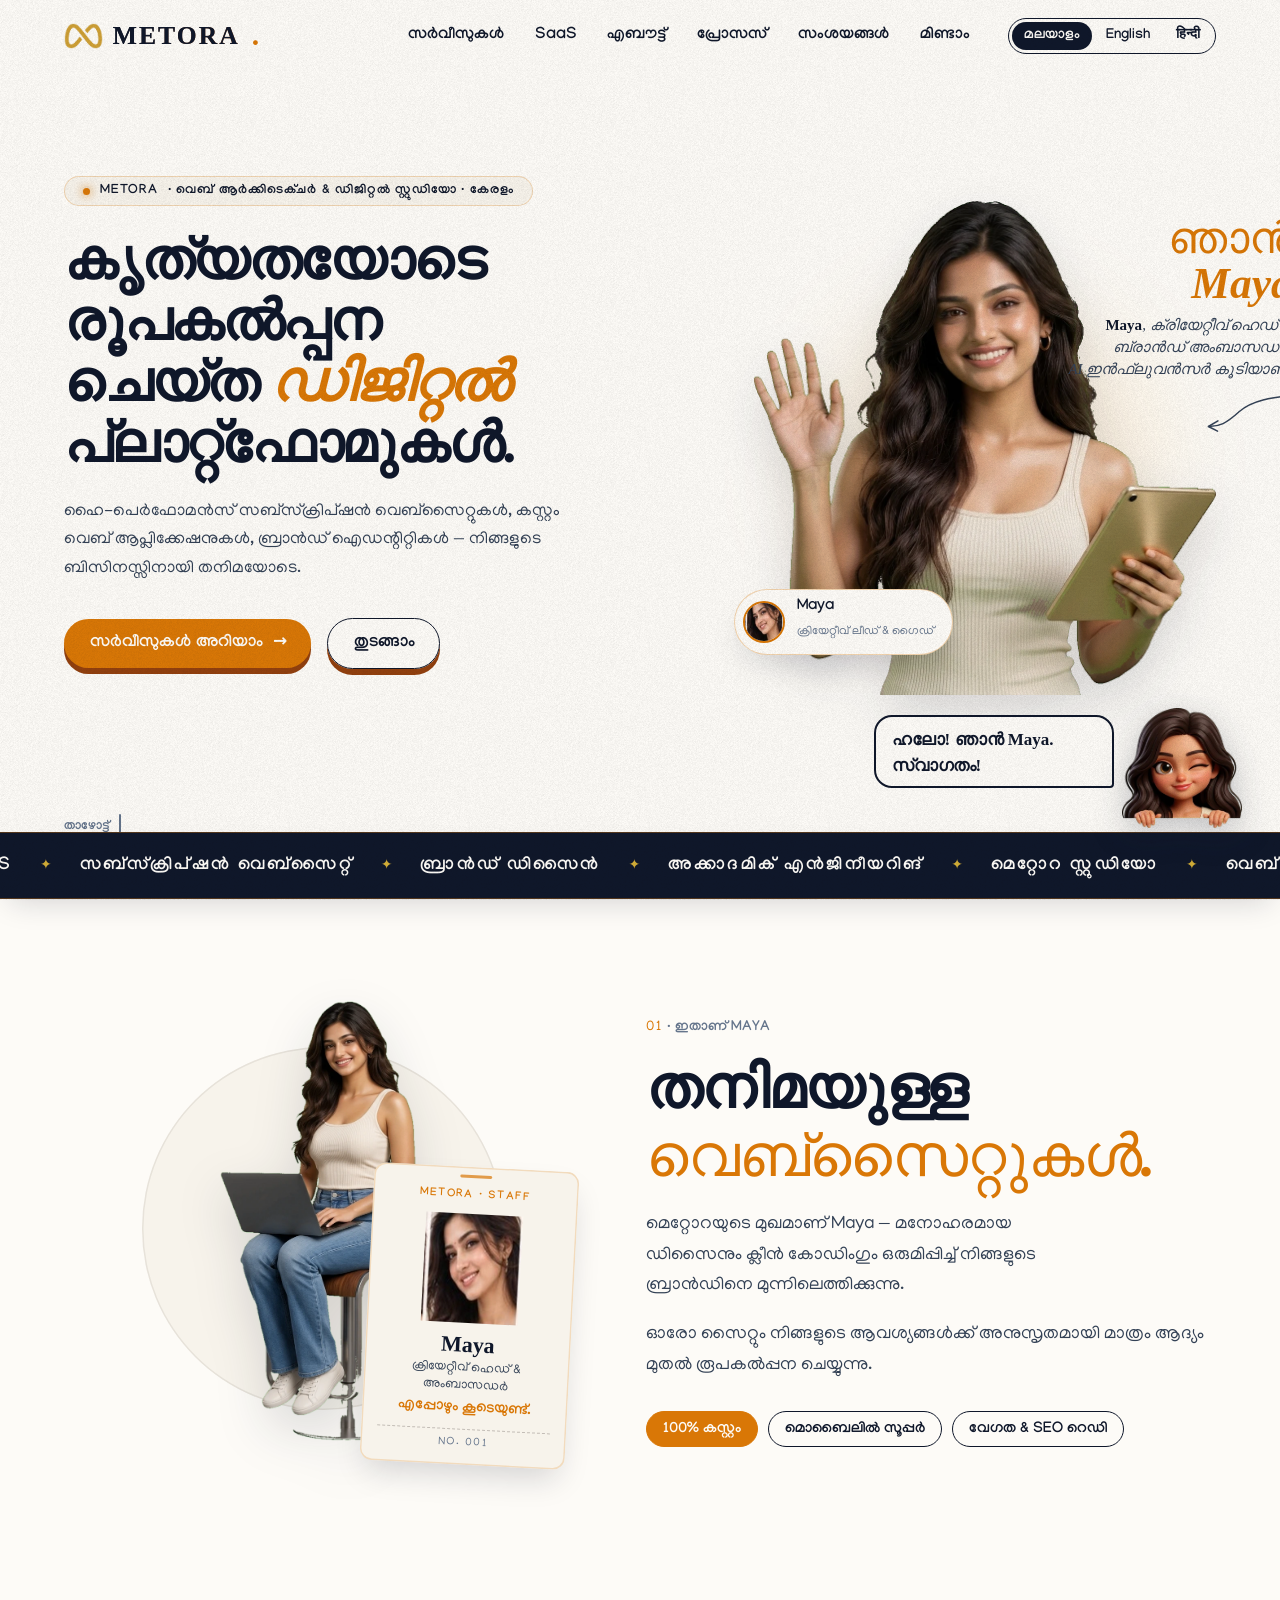
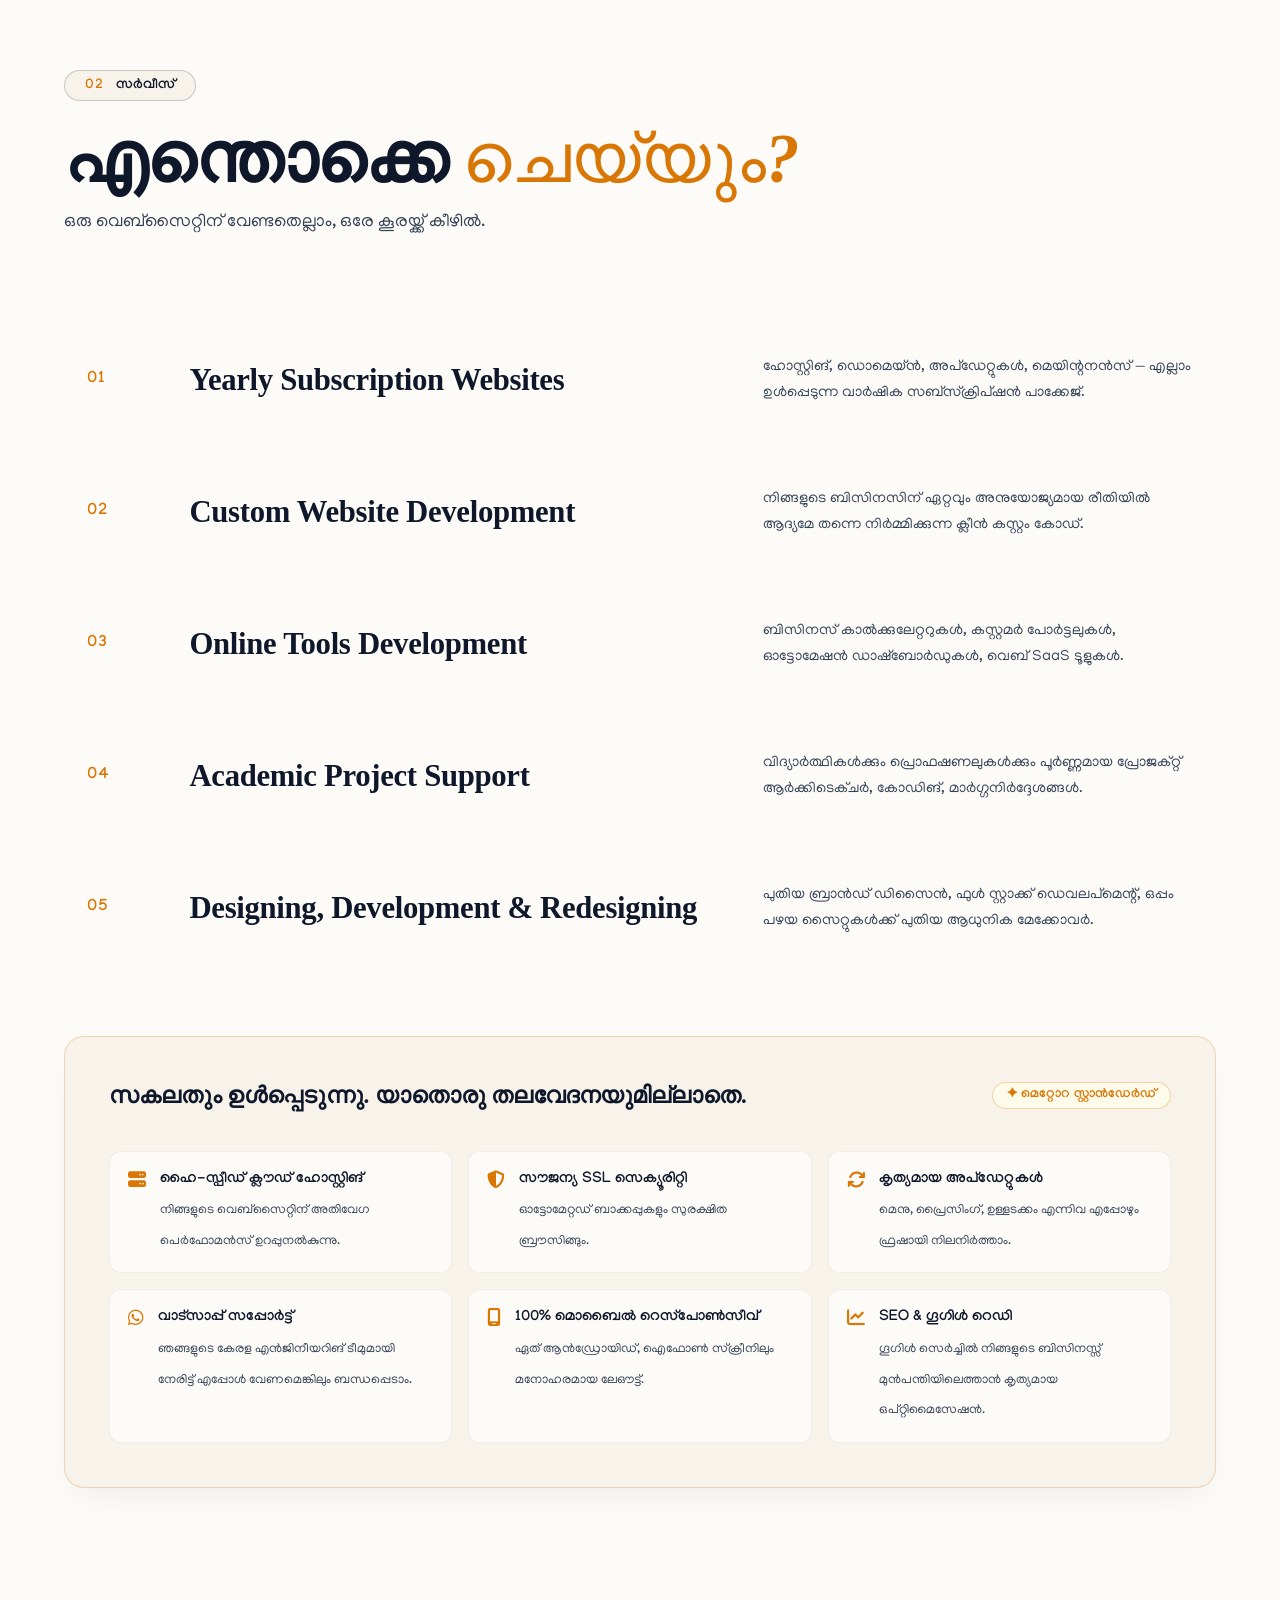
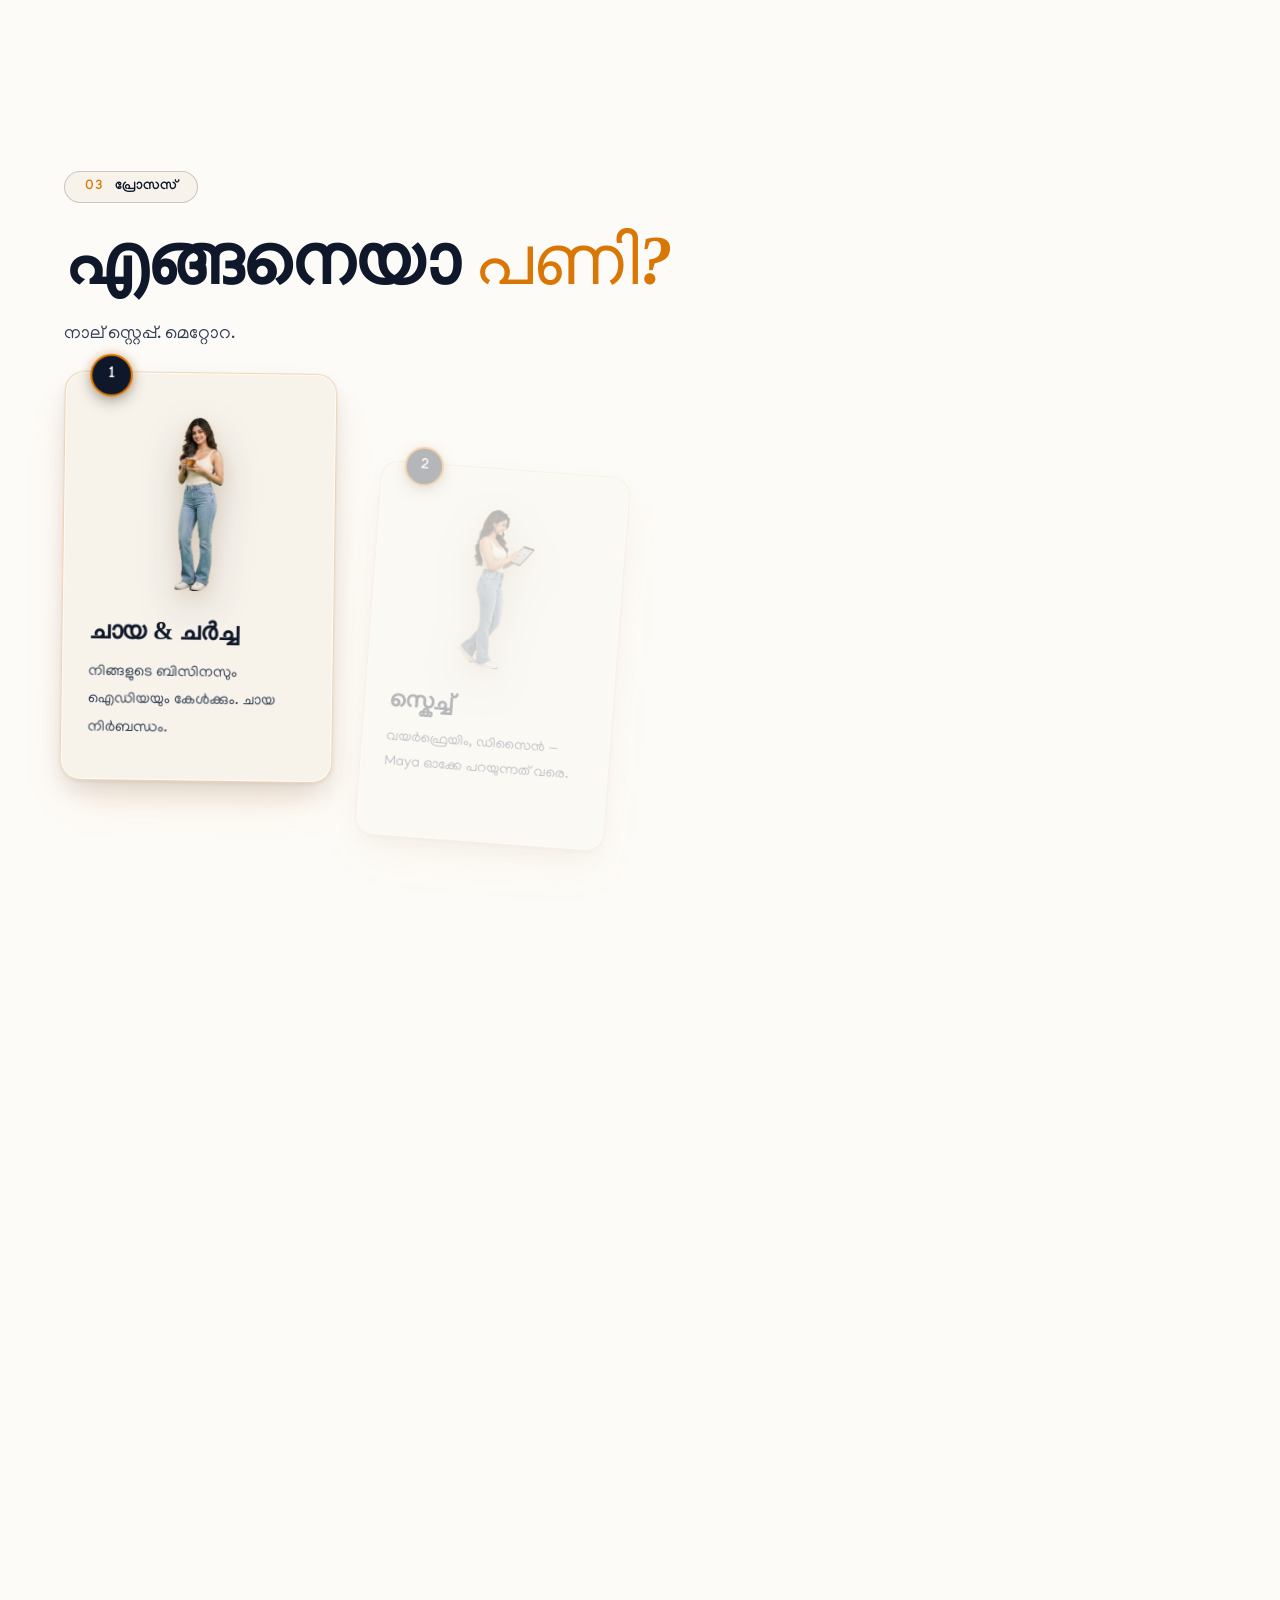
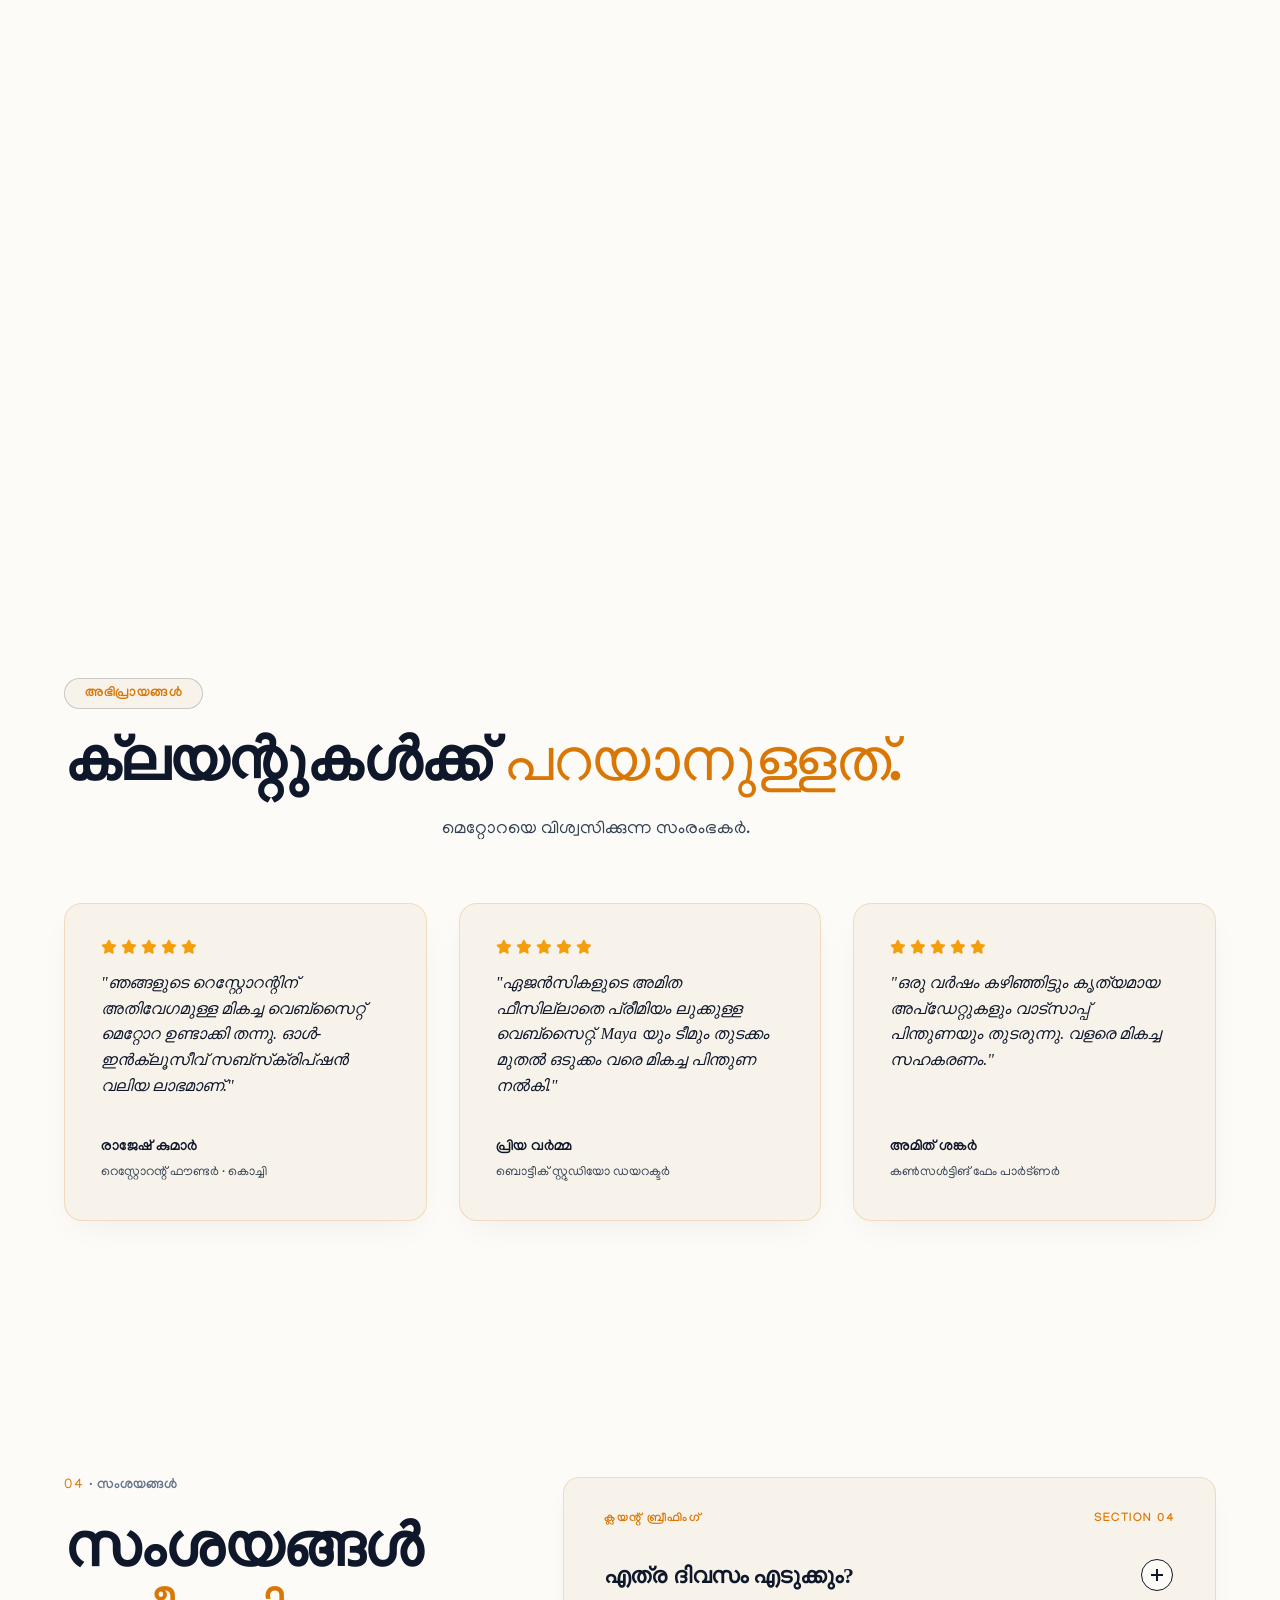
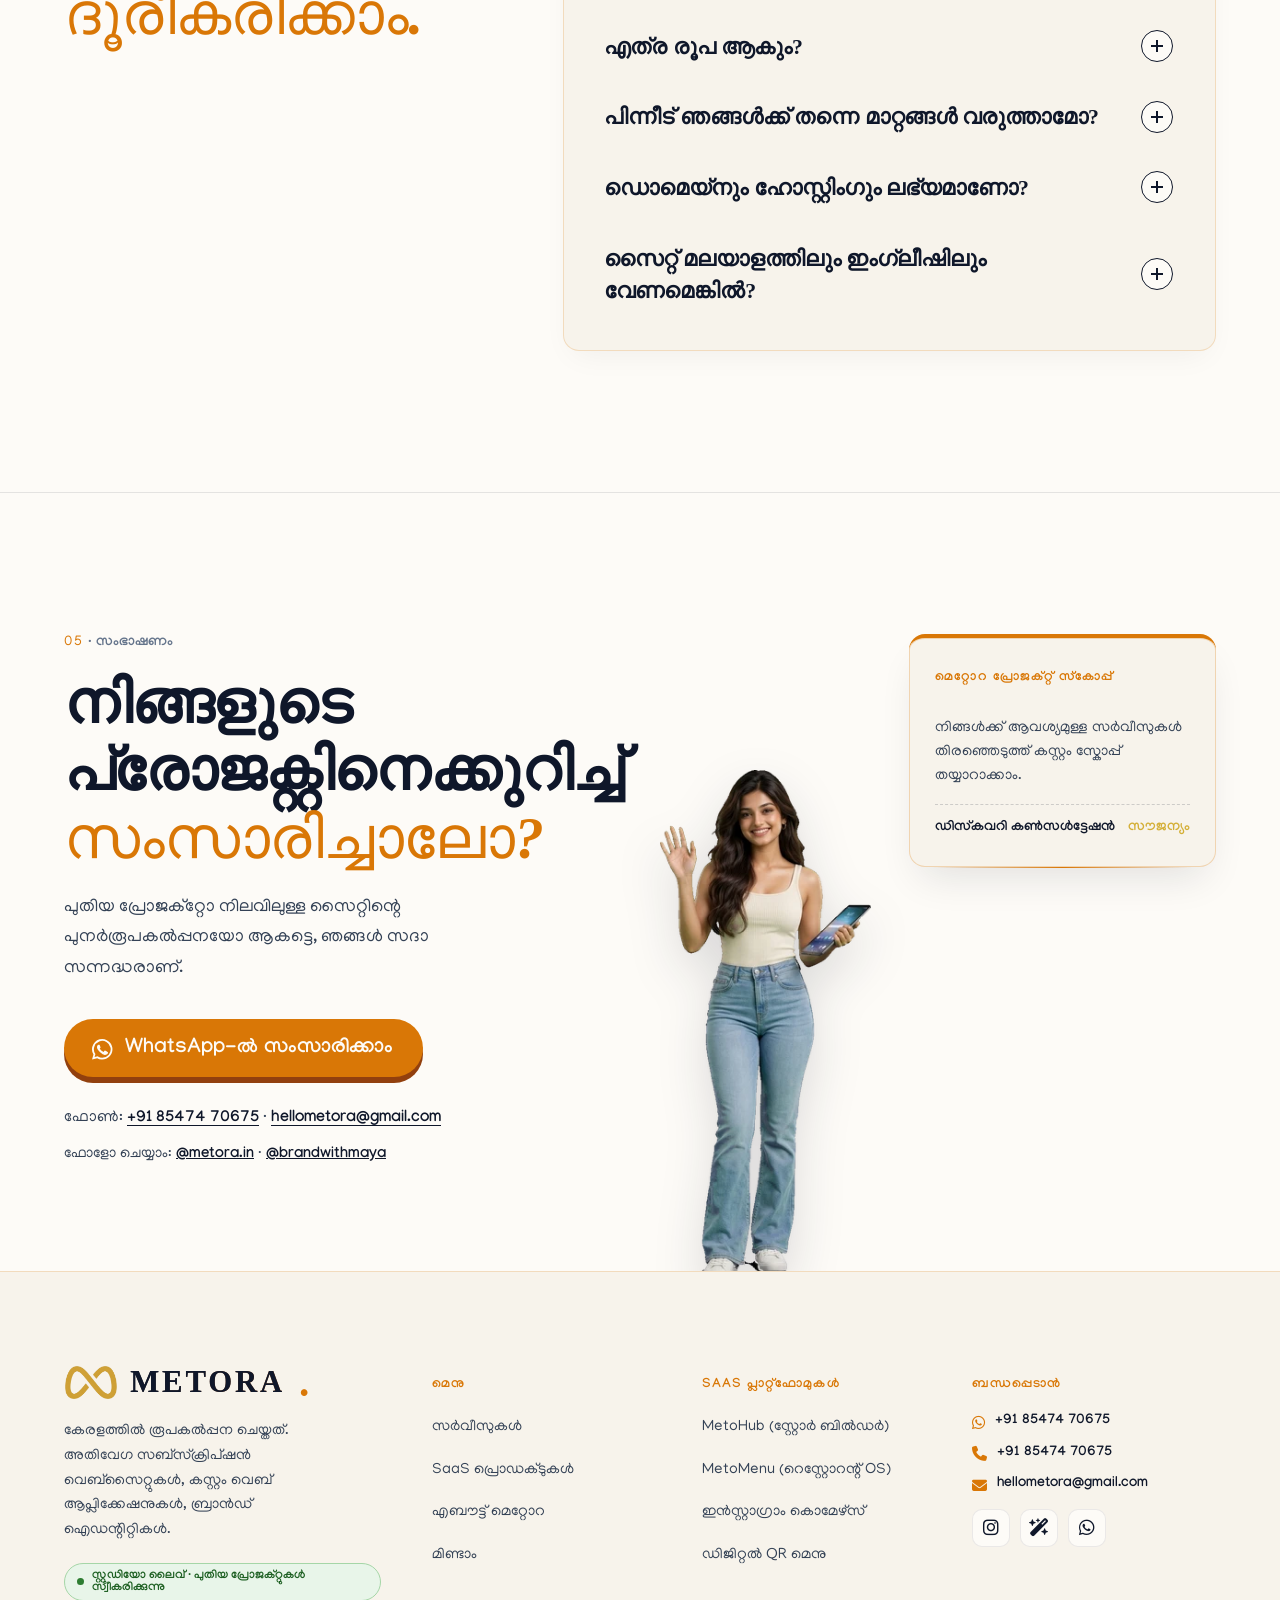
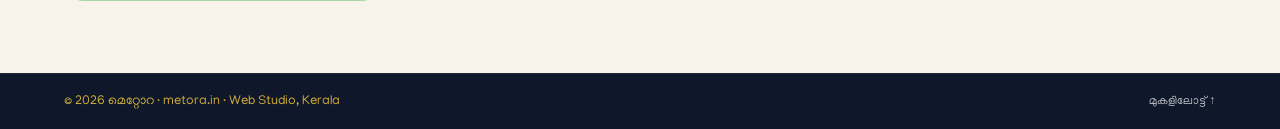
<file: ml/index.html>
<!doctype html>
<html lang="ml">

<head>
  <base href="/">
  <meta charset="utf-8">
  <meta http-equiv="Content-Security-Policy"
    content="default-src 'self'; script-src 'self' 'wasm-unsafe-eval' 'sha256-jNdKRlBXnvwKTIWBejNvPFUQmYcmX2qyaiQhDi4zbhg=' 'sha256-g7lVoJ3g4ZlrN4jWxIBAE+VRTVB6gbstJjNB7fqGfe8=' https://www.googletagmanager.com 'sha256-grR1NWMQLk9oU4/xo9ks4YYm/EC6IhQj7VPvExeyVww='; style-src 'self' 'unsafe-inline' https://fonts.googleapis.com https://cdnjs.cloudflare.com; img-src 'self' https://*.google-analytics.com https://*.googletagmanager.com data:; font-src 'self' https://fonts.gstatic.com https://cdnjs.cloudflare.com; connect-src 'self' https://*.google-analytics.com https://*.analytics.google.com https://*.googletagmanager.com; object-src 'none'; base-uri 'self'; form-action 'none'; manifest-src 'self'">
  <meta name="viewport" content="width=device-width, initial-scale=1, viewport-fit=cover">
  <script async src="https://www.googletagmanager.com/gtag/js?id=G-M5YCRNHH1L"></script>
  <script>
    window.dataLayer = window.dataLayer || [];
    function gtag() { dataLayer.push(arguments); }
    gtag('js', new Date());

    gtag('config', 'G-M5YCRNHH1L');
  </script>
  <title>മെറ്റോറ — പ്രീമിയം വെബ്സൈറ്റുകൾ | Metora Web Studio</title>
  <meta name="description"
    content="ബിസിനസിന് ഒരു മാസ്സ് എൻട്രി. വെബ്സൈറ്റ് ഡിസൈൻ, ഡെവലപ്മെന്റ്, ഇ-കൊമേഴ്സ്, SEO — ഡിസൈൻ മുതൽ ലോഞ്ച് വരെ മെറ്റോറ നോക്കിക്കോളും.">
  <link rel="canonical" href="https://metora.in/ml/">
  <link rel="alternate" hreflang="ml" href="https://metora.in/ml/">
  <link rel="alternate" hreflang="hi" href="https://metora.in/hi/">
  <link rel="alternate" hreflang="en" href="https://metora.in/">
  <link rel="alternate" hreflang="x-default" href="https://metora.in/">
  <meta name="theme-color" content="#FDFBF7">

  <meta property="og:type" content="website">
  <meta property="og:url" content="https://metora.in/">
  <meta property="og:title" content="Metora — ഇടിവെട്ട് വെബ്സൈറ്റുകൾ">
  <meta property="og:description"
    content="Websites that hit like a punch. A playful web design &amp; development studio from Kerala.">
  <meta property="og:image" content="https://metora.in/img/og.jpg">
  <meta property="og:image:width" content="1200">
  <meta property="og:image:height" content="630">
  <meta property="og:locale" content="ml_IN">
  <meta name="twitter:card" content="summary_large_image">
  <link rel="icon" type="image/svg+xml" href="/favicon.svg?v=2">
  <link rel="icon" type="image/png" sizes="48x48" href="/favicon-48.png?v=2">
  <link rel="icon" type="image/png" sizes="32x32" href="/favicon-32.png?v=2">
  <link rel="icon" type="image/png" sizes="500x500" href="/metora-logo.png?v=2">
  <link rel="shortcut icon" href="/favicon.ico?v=2">
  <link rel="apple-touch-icon" href="/metora-logo.png?v=2">

  <link rel="preconnect" href="https://fonts.googleapis.com">
  <link rel="preconnect" href="https://fonts.gstatic.com" crossorigin>
  <link rel="stylesheet"
    href="https://fonts.googleapis.com/css2?family=DM+Mono:wght@400;500&family=DM+Sans:opsz,wght@9..40,400;9..40,500;9..40,600&family=Fraunces:ital,opsz,wght,SOFT,WONK@0,9..144,300..900,0..100,0..1;1,9..144,300..900,0..100,0..1&family=Noto+Serif+Malayalam:wght@400..900&display=swap">
  <link rel="preload" href="fonts/manjari-regular.woff2" as="font" type="font/woff2" crossorigin>
  <link rel="preload" href="fonts/manjari-bold.woff2" as="font" type="font/woff2" crossorigin>
  <link rel="preload" href="img/ello/ello-punch.webp" as="image"
    imagesrcset="img/ello/ello-punch-820.webp 805w, img/ello/ello-punch.webp 1473w"
    imagesizes="(min-width: 960px) 46vw, 88vw">
  <link rel="stylesheet" href="https://cdnjs.cloudflare.com/ajax/libs/font-awesome/6.5.1/css/all.min.css" integrity="sha512-DTOQO9RWCH3ppGqcWaEA1BIZOC6xxalwEsw9c2QQeAIftl+Vegovlnee1c9QX4TctnWMn13TZye+giMm8e2LwA==" crossorigin="anonymous" referrerpolicy="no-referrer">
  <link rel="stylesheet" href="css/style.css?v=18">
  <script type="importmap">
  { "imports": {
    "three": "./js/vendor/three-0.170.0/three.module.min.js",
    "three/addons/": "./js/vendor/three-0.170.0/addons/"
  } }
  </script>

  <script>document.documentElement.classList.add('js'); setTimeout(function () { if (!window.__dyReady) document.documentElement.classList.remove('js') }, 3000)</script>
  <script type="application/ld+json">
  {
    "@context": "https://schema.org",
    "@type": "ProfessionalService",
    "name": "Metora",
    "alternateName": "മെറ്റോറ",
    "url": "https://metora.in/",
    "logo": "https://metora.in/icon-512.png",
    "image": "https://metora.in/img/og.jpg",
    "description": "Web design and development studio: websites, e-commerce, SEO and maintenance.",
    "areaServed": "Kerala, India",
    "knowsLanguage": ["ml", "en"]
  }
  </script>
</head>

<body>
  <a class="skip" href="#main">ഉള്ളടക്കത്തിലേക്ക് പോകാം</a>
  <div class="grain" aria-hidden="true"></div>
  <div class="toast" role="status" aria-live="polite"></div>

  <header class="nav" id="nav">
  <base href="/">
    <a class="nav__logo text-logo" href="/ml/" aria-label="മെറ്റോറ — ഹോം">
      <img class="logo-icon" src="/metora-logo.png" alt="Metora" width="28" height="28"> <span class="logo-mark">METORA</span>
      <span class="logo-dot">.</span>
    </a>
    <nav class="nav__links" aria-label="പ്രധാന മെനു">
      <a href="/ml/#services">സർവീസുകൾ</a>
      <a href="/saas/">SaaS</a>
      <a href="/about/">എബൗട്ട്</a>
      <a href="/ml/#process">പ്രോസസ്</a>
      <a href="/ml/#faq">സംശയങ്ങൾ</a>
      <a href="/contact/">മിണ്ടാം</a>
    </nav>
    <nav class="lang" aria-label="ഭാഷ / Language">
      <a href="/ml/" lang="ml" hreflang="ml" aria-current="page"><span class="lang__full">മലയാളം</span><span
          class="lang__short" aria-hidden="true">മ</span></a>
      <a href="/" lang="en" hreflang="en"><span class="lang__full">English</span><span class="lang__short"
          aria-hidden="true">EN</span></a>
      <a href="/hi/" lang="hi" hreflang="hi"><span class="lang__full">हिन्दी</span><span
          class="lang__short" aria-hidden="true">हि</span></a>
    </nav>
    <button class="nav__menu" type="button" aria-expanded="false" aria-controls="menu">മെനു</button>
  </header>

  <div class="menu" id="menu" hidden>
    <nav aria-label="മൊബൈൽ മെനു">
      <a href="/ml/">ഹോം</a>
      <a href="/ml/#services">സർവീസുകൾ</a>
      <a href="/saas/">SaaS</a>
      <a href="/about/">എബൗട്ട്</a>
      <a href="/ml/#process">പ്രോസസ്</a>
      <a href="/ml/#faq">സംശയങ്ങൾ</a>
      <a href="/contact/">മിണ്ടാം</a>
    </nav>
    <img class="menu__owl" src="img/owl/owl-crossed-sm.webp" alt="" width="208" height="350" loading="lazy">
  </div>

  <main id="main">

    <section class="hero wrap" id="top" data-owl="hero">
      <div class="hero__col-left">
        <div class="hero__badge">
          <span class="hero__badge-dot"></span>
          <b>METORA</b> · വെബ് ആർക്കിടെക്ചർ &amp; ഡിജിറ്റൽ സ്റ്റുഡിയോ · കേരളം
        </div>
        <h1 class="hero__headline">
          കൃത്യതയോടെ രൂപകൽപ്പന ചെയ്ത <span class="highlight-gold">ഡിജിറ്റൽ</span> പ്ലാറ്റ്‌ഫോമുകൾ.
        </h1>
        <p class="hero__sub">
          ഹൈ-പെർഫോമൻസ് സബ്‌സ്‌ക്രിപ്ഷൻ വെബ്‌സൈറ്റുകൾ, കസ്റ്റം വെബ് ആപ്ലിക്കേഷനുകൾ, ബ്രാൻഡ് ഐഡന്റിറ്റികൾ — നിങ്ങളുടെ
          ബിസിനസ്സിനായി തനിമയോടെ.
        </p>
        <div class="hero__actions">
          <a class="btn btn--primary" href="#services">
            <span>സർവീസുകൾ അറിയാം</span>
            <span aria-hidden="true">→</span>
          </a>
          <a class="btn btn--outline" href="#contact">
            <span>തുടങ്ങാം</span>
          </a>
        </div>
      </div>

      <div class="hero__col-right">
        <div class="hero__avatar-stage">
          <div class="hero__glow"></div>
          <img class="hero__ello" src="img/ello/ello-punch.webp"
            srcset="img/ello/ello-punch-820.webp 805w, img/ello/ello-punch.webp 1473w"
            sizes="(min-width: 960px) 42vw, 85vw" alt="പുതിയ വെബ് അനുഭവം സമ്മാനിക്കുന്ന Maya" width="1473" height="1500"
            fetchpriority="high">
          <div class="hero__note" aria-hidden="true">
            <p class="hero__note-title"><em>ഞാൻ</em> <em>Maya</em></p>
            <p><b>Maya</b>, ക്രിയേറ്റീവ് ഹെഡ് &amp; ബ്രാൻഡ് അംബാസഡർ.<br>AI ഇൻഫ്ലുവൻസർ കൂടിയാണ്.</p>
            <svg class="note-arrow" viewBox="0 0 120 70">
              <path d="M112 8 C 92 12, 64 18, 48 36 S 24 58, 10 60" />
              <path d="M21 51 L 9 60 L 22 65" />
            </svg>
          </div>
          <div class="hero__pass">
            <span class="hero__pass-avatar"><img src="img/maya/maya-idcard.webp" alt="Maya"></span>
            <div>
              <strong>Maya</strong>
              <span>ക്രിയേറ്റീവ് ലീഡ് &amp; ഗൈഡ്</span>
            </div>
          </div>
        </div>
      </div>

      <a class="hero__scroll" href="#about" aria-label="താഴോട്ട്"><span>താഴോട്ട്</span><i></i></a>
    </section>

    <div class="ticker" aria-hidden="true">
      <div class="ticker__track" data-speed="1"></div>
      <template id="tape-words">
        <span>വെബ് ആർക്കിടെക്ചർ</span><b>✦</b><span>കസ്റ്റം SaaS</span><b>✦</b><span>സബ്‌സ്‌ക്രിപ്ഷൻ
          വെബ്‌സൈറ്റ്</span><b>✦</b><span>ബ്രാൻഡ് ഡിസൈൻ</span><b>✦</b><span>അക്കാദമിക്
          എൻജിനീയറിങ്</span><b>✦</b><span>മെറ്റോറ സ്റ്റുഡിയോ</span><b>✦</b>
      </template>
    </div>

    <section class="about wrap" id="about" data-owl="about">
      <div class="about__art reveal">
        <img class="about__ello" src="img/ello/ello-about.webp"
          srcset="img/ello/ello-about-sm.webp 253w, img/ello/ello-about.webp 506w"
          sizes="(max-width: 959px) 74vw, 360px" alt="Maya working on website design" width="506" height="1077"
          loading="lazy">
        <figure class="idcard" data-perch="0.5" aria-label="Maya's ID card">
          <p class="idcard__head">METORA · STAFF</p>
          <img src="img/maya/maya-idcard.webp" alt="Maya Portrait" width="208" height="260" loading="lazy">
          <figcaption>
            <strong>Maya</strong>
            <span>ക്രിയേറ്റീവ് ഹെഡ് & അംബാസഡർ</span>
            <em>എപ്പോഴും കൂടെയുണ്ട്.</em>
          </figcaption>
          <p class="idcard__no">NO. 001</p>
        </figure>
      </div>

      <div class="about__copy">
        <p class="eyebrow reveal"><b>01</b> · ഇതാണ് Maya</p>
        <h2 class="reveal">തനിമയുള്ള <em>വെബ്‌സൈറ്റുകൾ.</em></h2>
        <p class="lede reveal">മെറ്റോറയുടെ മുഖമാണ് Maya — മനോഹരമായ ഡിസൈനും ക്ലീൻ കോഡിംഗും ഒരുമിപ്പിച്ച് നിങ്ങളുടെ
          ബ്രാൻഡിനെ മുന്നിലെത്തിക്കുന്നു.</p>
        <p class="reveal">ഓരോ സൈറ്റും നിങ്ങളുടെ ആവശ്യങ്ങൾക്ക് അനുസൃതമായി മാത്രം ആദ്യം മുതൽ രൂപകൽപ്പന ചെയ്യുന്നു.</p>
        <ul class="chips reveal" role="list">
          <li class="chip chip--red" data-perch="0.6">100% കസ്റ്റം</li>
          <li class="chip">മൊബൈലിൽ സൂപ്പർ</li>
          <li class="chip">വേഗത &amp; SEO റെഡി</li>
        </ul>
      </div>
    </section>

    <section class="kada" id="services" data-owl="services">
      <div class="wrap">
        <header class="section-head section-head--left">
  <base href="/">
          <p class="eyebrow eyebrow--pill reveal" data-perch="0.9"><b>02</b> സർവീസ്</p>
          <h2 class="reveal">എന്തൊക്കെ <em>ചെയ്യും?</em></h2>
          <p class="lede reveal">ഒരു വെബ്സൈറ്റിന് വേണ്ടതെല്ലാം, ഒരേ കൂരയ്ക്ക് കീഴിൽ.</p>
        </header>

        <ol class="svc" role="list">
          <li class="svc__row reveal">
            <span class="svc__no">01</span>
            <h3 class="svc__title">Yearly Subscription Websites</h3>
            <p class="svc__note">ഹോസ്റ്റിങ്, ഡൊമെയ്ൻ, അപ്‌ഡേറ്റുകൾ, മെയിന്റനൻസ് — എല്ലാം ഉൾപ്പെടുന്ന വാർഷിക
              സബ്‌സ്‌ക്രിപ്ഷൻ പാക്കേജ്.</p>
            <img class="svc__img" src="img/ello/ello-sketch.webp"
              srcset="img/ello/ello-sketch-sm.webp 246w, img/ello/ello-sketch.webp 493w" sizes="120px"
              alt="ടാബ്‌ലെറ്റിൽ വരയ്ക്കുന്ന Maya" width="493" height="900" loading="lazy" draggable="false">
            <button class="svc__pick" type="button" aria-pressed="false" data-id="subscription"
              data-name="Yearly Subscription Websites"></button>
          </li>
          <li class="svc__row reveal" data-perch="0.76" data-perch-media="(max-width: 959px)">
            <span class="svc__no">02</span>
            <h3 class="svc__title">Custom Website Development</h3>
            <p class="svc__note">നിങ്ങളുടെ ബിസിനസിന് ഏറ്റവും അനുയോജ്യമായ രീതിയിൽ ആദ്യമേ തന്നെ നിർമ്മിക്കുന്ന ക്ലീൻ
              കസ്റ്റം കോഡ്.</p>
            <img class="svc__img" src="img/ello/ello-laptop.webp"
              srcset="img/ello/ello-laptop-sm.webp 334w, img/ello/ello-laptop.webp 668w" sizes="120px"
              alt="ലാപ്ടോപ്പിൽ കോഡ് ചെയ്യുന്ന Maya" width="668" height="900" loading="lazy" draggable="false">
            <button class="svc__pick" type="button" aria-pressed="false" data-id="custom-dev"
              data-name="Custom Website Development"></button>
          </li>
          <li class="svc__row reveal">
            <span class="svc__no">03</span>
            <h3 class="svc__title">Online Tools Development</h3>
            <p class="svc__note">ബിസിനസ് കാൽക്കുലേറ്ററുകൾ, കസ്റ്റമർ പോർട്ടലുകൾ, ഓട്ടോമേഷൻ ഡാഷ്‌ബോർഡുകൾ, വെബ് SaaS
              ടൂളുകൾ.</p>
            <img class="svc__img" src="img/ello/ello-point.webp"
              srcset="img/ello/ello-point-sm.webp 396w, img/ello/ello-point.webp 791w" sizes="120px"
              alt="ചൂണ്ടിക്കാണിക്കുന്ന Maya" width="791" height="1100" loading="lazy" draggable="false">
            <button class="svc__pick" type="button" aria-pressed="false" data-id="online-tools"
              data-name="Online Tools Development"></button>
          </li>
          <li class="svc__row reveal">
            <span class="svc__no">04</span>
            <h3 class="svc__title">Academic Project Support</h3>
            <p class="svc__note">വിദ്യാർത്ഥികൾക്കും പ്രൊഫഷണലുകൾക്കും പൂർണ്ണമായ പ്രോജക്റ്റ് ആർക്കിടെക്ചർ, കോഡിങ്,
              മാർഗ്ഗനിർദ്ദേശങ്ങൾ.</p>
            <img class="svc__img" src="img/ello/ello-jump.webp"
              srcset="img/ello/ello-jump-sm.webp 368w, img/ello/ello-jump.webp 735w" sizes="120px"
              alt="സന്തോഷം പങ്കുവെക്കുന്ന Maya" width="735" height="900" loading="lazy" draggable="false">
            <button class="svc__pick" type="button" aria-pressed="false" data-id="academic-support"
              data-name="Academic Project Support"></button>
          </li>
          <li class="svc__row reveal" data-perch="0.76" data-perch-media="(max-width: 959px)">
            <span class="svc__no">05</span>
            <h3 class="svc__title">Designing, Development &amp; Redesigning</h3>
            <p class="svc__note">പുതിയ ബ്രാൻഡ് ഡിസൈൻ, ഫുൾ സ്റ്റാക്ക് ഡെവലപ്‌മെന്റ്, ഒപ്പം പഴയ സൈറ്റുകൾക്ക് പുതിയ ആധുനിക
              മേക്കോവർ.</p>
            <img class="svc__img" src="img/ello/ello-punch-820.webp" alt="റീഡിസൈൻ ചെയ്യുന്ന Maya" width="805"
              height="820" loading="lazy" draggable="false">
            <button class="svc__pick" type="button" aria-pressed="false" data-id="design-dev-redesign"
              data-name="Designing, Development &amp; Redesigning"></button>
          </li>
        </ol>

        <!-- All-Inclusive Guarantee Box -->
        <div class="included-box reveal">
          <div class="included-box__head">
            <h3>സകലതും ഉൾപ്പെടുന്നു. യാതൊരു തലവേദനയുമില്ലാതെ.</h3>
            <span class="included-badge">✦ മെറ്റോറ സ്റ്റാൻഡേർഡ്</span>
          </div>
          <div class="included-grid">
            <div class="included-item">
              <i class="fa-solid fa-server"></i>
              <div>
                <strong>ഹൈ-സ്പീഡ് ക്ലൗഡ് ഹോസ്റ്റിങ്</strong>
                <span>നിങ്ങളുടെ വെബ്സൈറ്റിന് അതിവേഗ പെർഫോമൻസ് ഉറപ്പുനൽകുന്നു.</span>
              </div>
            </div>
            <div class="included-item">
              <i class="fa-solid fa-shield-halved"></i>
              <div>
                <strong>സൗജന്യ SSL സെക്യൂരിറ്റി</strong>
                <span>ഓട്ടോമേറ്റഡ് ബാക്കപ്പുകളും സുരക്ഷിത ബ്രൗസിങ്ങും.</span>
              </div>
            </div>
            <div class="included-item">
              <i class="fa-solid fa-arrows-rotate"></i>
              <div>
                <strong>കൃത്യമായ അപ്‌ഡേറ്റുകൾ</strong>
                <span>മെനു, പ്രൈസിംഗ്, ഉള്ളടക്കം എന്നിവ എപ്പോഴും ഫ്രഷായി നിലനിർത്താം.</span>
              </div>
            </div>
            <div class="included-item">
              <i class="fa-brands fa-whatsapp"></i>
              <div>
                <strong>വാട്സാപ്പ് സപ്പോർട്ട്</strong>
                <span>ഞങ്ങളുടെ കേരള എൻജിനീയറിങ് ടീമുമായി നേരിട്ട് എപ്പോൾ വേണമെങ്കിലും ബന്ധപ്പെടാം.</span>
              </div>
            </div>
            <div class="included-item">
              <i class="fa-solid fa-mobile-screen"></i>
              <div>
                <strong>100% മൊബൈൽ റെസ്‌പോൺസീവ്</strong>
                <span>ഏത് ആൻഡ്രോയിഡ്, ഐഫോൺ സ്ക്രീനിലും മനോഹരമായ ലേഔട്ട്.</span>
              </div>
            </div>
            <div class="included-item">
              <i class="fa-solid fa-chart-line"></i>
              <div>
                <strong>SEO &amp; ഗൂഗിൾ റെഡി</strong>
                <span>ഗൂഗിൾ സെർച്ചിൽ നിങ്ങളുടെ ബിസിനസ്സ് മുൻപന്തിയിലെത്താൻ കൃത്യമായ ഒപ്റ്റിമൈസേഷൻ.</span>
              </div>
            </div>
          </div>
        </div>
      </div>
    </section>

    <section class="process" id="process" data-owl="process">
      <div class="process__pin wrap">
        <header class="section-head section-head--left">
  <base href="/">
          <p class="eyebrow eyebrow--pill reveal" data-perch="0.9"><b>03</b> പ്രോസസ്</p>
          <h2 class="reveal">എങ്ങനെയാ <em>പണി?</em></h2>
          <p class="lede reveal">നാല് സ്റ്റെപ്പ്. മെറ്റോറ.</p>
        </header>
        <ol class="cards" role="list">
          <li class="card reveal" data-perch="0.72" data-perch-media="(max-width: 1100px)">
            <span class="card__no" aria-hidden="true">1</span>
            <img class="card__img" src="img/ello/ello-chai-sm.webp" alt="ചായ ഗ്ലാസ് പിടിച്ചു നിൽക്കുന്ന Maya"
              width="204" height="450" loading="lazy">
            <h3>ചായ &amp; ചർച്ച</h3>
            <p>നിങ്ങളുടെ ബിസിനസും ഐഡിയയും കേൾക്കും. ചായ നിർബന്ധം.</p>
          </li>
          <li class="card reveal" data-perch="0.72" data-perch-media="(max-width: 1100px)">
            <span class="card__no" aria-hidden="true">2</span>
            <img class="card__img" src="img/ello/ello-sketch-sm.webp" alt="വയർഫ്രെയിം വരയ്ക്കുന്ന Maya" width="246"
              height="450" loading="lazy">
            <h3>സ്കെച്ച്</h3>
            <p>വയർഫ്രെയിം, ഡിസൈൻ — Maya ഓക്കേ പറയുന്നത് വരെ.</p>
          </li>
          <li class="card reveal" data-perch="0.72" data-perch-media="(max-width: 1100px)">
            <span class="card__no" aria-hidden="true">3</span>
            <img class="card__img" src="img/ello/ello-laptop-sm.webp" alt="ലാപ്ടോപ്പിൽ കോഡ് ചെയ്യുന്ന Maya" width="334"
              height="450" loading="lazy">
            <h3>കോഡ്</h3>
            <p>ഡിസൈന് ജീവൻ വെക്കുന്നു. വേഗത്തിൽ, ക്ലീനായി.</p>
          </li>
          <li class="card reveal" data-perch="0.72" data-perch-media="(max-width: 1100px)">
            <span class="card__no" aria-hidden="true">4</span>
            <img class="card__img" src="img/ello/ello-jump-sm.webp" alt="സന്തോഷം പങ്കുവെക്കുന്ന Maya" width="368"
              height="450" loading="lazy">
            <h3>മെറ്റോറ! ലോഞ്ച്</h3>
            <p>സൈറ്റ് ലൈവ്. നിങ്ങൾ ഹാപ്പി. Maya ഹാപ്പിയാണ്.</p>
          </li>
        </ol>
      </div>
    </section>

    <!-- Testimonials Section -->
    <section class="testimonials wrap" id="testimonials">
      <header class="section-head section-head--left">
  <base href="/">
        <p class="eyebrow eyebrow--pill reveal"><b>അഭിപ്രായങ്ങൾ</b></p>
        <h2 class="reveal">ക്ലയന്റുകൾക്ക് <em>പറയാനുള്ളത്.</em></h2>
        <p class="lede reveal">മെറ്റോറയെ വിശ്വസിക്കുന്ന സംരംഭകർ.</p>
      </header>
      <div class="testi-grid">
        <div class="testi-card reveal">
          <div>
            <div class="testi-stars">
              <i class="fa-solid fa-star"></i><i class="fa-solid fa-star"></i><i class="fa-solid fa-star"></i><i class="fa-solid fa-star"></i><i class="fa-solid fa-star"></i>
            </div>
            <blockquote>"ഞങ്ങളുടെ റെസ്റ്റോറന്റിന് അതിവേഗമുള്ള മികച്ച വെബ്സൈറ്റ് മെറ്റോറ ഉണ്ടാക്കി തന്നു. ഓൾ-ഇൻക്ലൂസീവ് സബ്‌സ്‌ക്രിപ്ഷൻ വലിയ ലാഭമാണ്."</blockquote>
          </div>
          <div class="testi-author">
            <strong>രാജേഷ് കുമാർ</strong>
            <span>റെസ്റ്റോറന്റ് ഫൗണ്ടർ · കൊച്ചി</span>
          </div>
        </div>

        <div class="testi-card reveal">
          <div>
            <div class="testi-stars">
              <i class="fa-solid fa-star"></i><i class="fa-solid fa-star"></i><i class="fa-solid fa-star"></i><i class="fa-solid fa-star"></i><i class="fa-solid fa-star"></i>
            </div>
            <blockquote>"ഏജൻസികളുടെ അമിത ഫീസില്ലാതെ പ്രീമിയം ലുക്കുള്ള വെബ്സൈറ്റ്. Maya യും ടീമും തുടക്കം മുതൽ ഒടുക്കം വരെ മികച്ച പിന്തുണ നൽകി."</blockquote>
          </div>
          <div class="testi-author">
            <strong>പ്രിയ വർമ്മ</strong>
            <span>ബൊട്ടീക് സ്റ്റുഡിയോ ഡയറക്ടർ</span>
          </div>
        </div>

        <div class="testi-card reveal">
          <div>
            <div class="testi-stars">
              <i class="fa-solid fa-star"></i><i class="fa-solid fa-star"></i><i class="fa-solid fa-star"></i><i class="fa-solid fa-star"></i><i class="fa-solid fa-star"></i>
            </div>
            <blockquote>"ഒരു വർഷം കഴിഞ്ഞിട്ടും കൃത്യമായ അപ്‌ഡേറ്റുകളും വാട്സാപ്പ് പിന്തുണയും തുടരുന്നു. വളരെ മികച്ച സഹകരണം."</blockquote>
          </div>
          <div class="testi-author">
            <strong>അമിത് ശങ്കർ</strong>
            <span>കൺസൾട്ടിങ് ഫേം പാർട്ണർ</span>
          </div>
        </div>
      </div>
    </section>

    <section class="faq wrap" id="faq" data-owl="faq">
      <header class="section-head section-head--left">
  <base href="/">
        <p class="eyebrow reveal" data-perch="0.9"><b>04</b> · സംശയങ്ങൾ</p>
        <h2 class="reveal">സംശയങ്ങൾ <em>ദൂരീകരിക്കാം.</em></h2>
      </header>
      <div class="pad reveal">
        <p class="pad__head"><span>ക്ലയന്റ് ബ്രീഫിംഗ്</span><span>Section 04</span></p>
        <details class="qa" data-perch="0.8">
          <summary>എത്ര ദിവസം എടുക്കും?</summary>
          <p>സൈറ്റിന്റെ ഫീച്ചറുകൾ അനുസരിച്ചാണ്. ആദ്യത്തെ കൺസൾട്ടേഷനിൽ തന്നെ കൃത്യമായ ടൈംലൈനും ഡെലിവറി റോഡ്‌മാപ്പും
            നൽകും.</p>
        </details>
        <details class="qa" data-perch="0.8">
          <summary>എത്ര രൂപ ആകും?</summary>
          <p>ഓരോ പ്രോജക്റ്റും വ്യത്യസ്തമാണ്. നിങ്ങളുടെ ആവശ്യങ്ങൾക്ക് അനുസൃതമായി സുതാര്യമായ നിർദ്ദേശങ്ങളും ക്വോട്ടേഷനും
            തരും — യാതൊരു ഹിഡൻ ചാർജുകളും ഇല്ലാതെ.</p>
        </details>
        <details class="qa" data-perch="0.8">
          <summary>പിന്നീട് ഞങ്ങൾക്ക് തന്നെ മാറ്റങ്ങൾ വരുത്താമോ?</summary>
          <p>തീർച്ചയായും! എളുപ്പത്തിൽ ഉപയോഗിക്കാവുന്ന അഡ്മിൻ പാനലും, അത് കൈകാര്യം ചെയ്യാനുള്ള പരിശീലനവും നൽകും.</p>
        </details>
        <details class="qa" data-perch="0.8">
          <summary>ഡൊമെയ്നും ഹോസ്റ്റിംഗും ലഭ്യമാണോ?</summary>
          <p>അതെ, ഹൈ-സ്പീഡ് ക്ലൗഡ് ഹോസ്റ്റിംഗ്, കസ്റ്റം ഡൊമെയ്ൻ, ഓട്ടോമേറ്റഡ് ബാക്കപ്പുകൾ, SSL സുരക്ഷ എല്ലാം ഞങ്ങൾ
            കൈകാര്യം ചെയ്യും.</p>
        </details>
        <details class="qa" data-perch="0.8">
          <summary>സൈറ്റ് മലയാളത്തിലും ഇംഗ്ലീഷിലും വേണമെങ്കിൽ?</summary>
          <p>തീർച്ചയായും. മലയാളം, ഇംഗ്ലീഷ്, അല്ലെങ്കിൽ ഒന്നിലധികം ഭാഷകൾ വളരെ സുഗമമായി ഇൻ്റഗ്രേറ്റ് ചെയ്യാം.</p>
        </details>
      </div>
    </section>

    <section class="contact" id="contact" data-owl="contact">
      <div class="contact__inner wrap">
        <div class="contact__copy">
          <p class="eyebrow reveal" data-perch="0.9"><b>05</b> · സംഭാഷണം</p>
          <h2 class="reveal">നിങ്ങളുടെ പ്രോജക്റ്റിനെക്കുറിച്ച് <em>സംസാരിച്ചാലോ?</em></h2>
          <p class="lede reveal">പുതിയ പ്രോജക്റ്റോ നിലവിലുള്ള സൈറ്റിന്റെ പുനർരൂപകൽപ്പനയോ ആകട്ടെ, ഞങ്ങൾ സദാ സന്നദ്ധരാണ്.
          </p>
          <a class="btn btn--xl reveal" id="wa-cta" data-perch="0.78" data-perch-dy="2"
            href="https://wa.me/918547470675?text=%E0%B4%B9%E0%B4%B2%E0%B5%8B%20Metora%21%20%E0%B4%8E%E0%B4%A8%E0%B4%BF%E0%B4%95%E0%B5%8D%E0%B4%95%E0%B5%8A%E0%B4%B0%E0%B5%81%20%E0%B4%B5%E0%B5%86%E0%B4%AC%E0%B5%8D%E0%B4%B8%E0%B5%88%E0%B4%B1%E0%B5%8D%E0%B4%B1%E0%B5%8D%20%E0%B4%B5%E0%B5%87%E0%B4%A3%E0%B4%82."
            target="_blank" rel="noopener">
            <svg class="wa" viewBox="0 0 24 24" aria-hidden="true">
              <path
                d="M12 2a10 10 0 0 0-8.6 15.1L2 22l5-1.3A10 10 0 1 0 12 2Zm0 18.2a8.2 8.2 0 0 1-4.2-1.2l-.3-.2-3 .8.8-2.9-.2-.3A8.2 8.2 0 1 1 12 20.2Zm4.5-6.1c-.2-.1-1.5-.7-1.7-.8-.2-.1-.4-.1-.6.1l-.8 1c-.1.2-.3.2-.5.1a6.7 6.7 0 0 1-3.3-2.9c-.3-.4.3-.4.7-1.3.1-.2 0-.3 0-.4l-.8-1.9c-.2-.5-.4-.4-.6-.4h-.5a1 1 0 0 0-.7.3 3 3 0 0 0-.9 2.2 5.2 5.2 0 0 0 1.1 2.7 11.8 11.8 0 0 0 4.5 4c1.7.7 2.3.8 3.2.6a2.7 2.7 0 0 0 1.8-1.2 2.2 2.2 0 0 0 .2-1.3c-.1-.1-.3-.2-.5-.3Z" />
            </svg>
            <span class="wa-label">WhatsApp-ൽ സംസാരിക്കാം</span>
          </a>
          <p class="contact__alt reveal">
            ഫോൺ: <a href="tel:+918547470675">+91 85474 70675</a>
            <span aria-hidden="true">·</span>
            <a href="mailto:hellometora@gmail.com">hellometora@gmail.com</a>
          </p>
          <p class="contact__socials reveal" style="margin-top: 10px; font-size: 15px; color: var(--ink-2);">
            ഫോളോ ചെയ്യാം: <a href="https://www.instagram.com/metora.in/" target="_blank" rel="noopener"
              style="font-weight: 700; color: var(--ink);">@metora.in</a>
            <span aria-hidden="true">·</span>
            <a href="https://www.instagram.com/brandwithmaya/" target="_blank" rel="noopener"
              style="font-weight: 700; color: var(--ink);">@brandwithmaya</a>
          </p>
        </div>

        <img class="contact__ello" src="img/ello/ello-point.webp"
          srcset="img/ello/ello-point-sm.webp 396w, img/ello/ello-point.webp 791w"
          sizes="(max-width: 959px) 60vw, 280px" alt="" width="791" height="1100" loading="lazy">

        <aside class="bill reveal" data-perch="0.7" data-perch-media="(max-width: 959px)"
          aria-label="നിങ്ങളുടെ പ്രോജക്റ്റ് സ്കോപ്പ്">
          <p class="bill__head"><span>മെറ്റോറ പ്രോജക്റ്റ് സ്കോപ്പ്</span></p>
          <ol class="bill__list" role="list" id="bill-list"></ol>
          <p class="bill__empty" id="bill-empty">നിങ്ങൾക്ക് ആവശ്യമുള്ള സർവീസുകൾ തിരഞ്ഞെടുത്ത് കസ്റ്റം സ്കോപ്പ്
            തയ്യാറാക്കാം.</p>
          <p class="bill__line"><span>ഡിസ്കവറി കൺസൾട്ടേഷൻ</span><span>സൗജന്യം</span></p>
        </aside>
      </div>
    </section>
  </main>

  <footer class="footer">
    <div class="footer__inner wrap">
      <div class="footer__brand">
        <a class="footer__logo text-logo" href="/ml/" aria-label="മെറ്റോറ">
          <img class="logo-icon" src="/metora-logo.png" alt="Metora" width="34" height="34"> <span class="logo-mark">METORA</span>
          <span class="logo-dot">.</span>
        </a>
        <p class="footer__tagline">കേരളത്തിൽ രൂപകൽപ്പന ചെയ്തത്. അതിവേഗ സബ്‌സ്‌ക്രിപ്ഷൻ വെബ്‌സൈറ്റുകൾ, കസ്റ്റം വെബ് ആപ്ലിക്കേഷനുകൾ, ബ്രാൻഡ് ഐഡന്റിറ്റികൾ.</p>
        <div class="footer__status-badge">
          <span class="footer__status-dot"></span>
          <span>സ്റ്റുഡിയോ ലൈവ് · പുതിയ പ്രോജക്റ്റുകൾ സ്വീകരിക്കുന്നു</span>
        </div>
      </div>

      <div class="footer__col">
        <h4>മെനു</h4>
        <ul>
          <li><a href="/ml/#services">സർവീസുകൾ</a></li>
          <li><a href="/saas/">SaaS പ്രൊഡക്ടുകൾ</a></li>
          <li><a href="/about/">എബൗട്ട് മെറ്റോറ</a></li>
          <li><a href="/contact/">മിണ്ടാം</a></li>
        </ul>
      </div>

      <div class="footer__col">
        <h4>SaaS പ്ലാറ്റ്‌ഫോമുകൾ</h4>
        <ul>
          <li><a href="https://metohub.cloud/" target="_blank" rel="noopener">MetoHub (സ്റ്റോർ ബിൽഡർ)</a></li>
          <li><a href="https://metomenu.metora.in/" target="_blank" rel="noopener">MetoMenu (റെസ്റ്റോറന്റ് OS)</a></li>
          <li><a href="/saas/#metohub">ഇൻസ്റ്റാഗ്രാം കൊമേഴ്‌സ്</a></li>
          <li><a href="/saas/#metomenu">ഡിജിറ്റൽ QR മെനു</a></li>
        </ul>
      </div>

      <div class="footer__col">
        <h4>ബന്ധപ്പെടാൻ</h4>
        <div class="footer__contact-items">
          <a class="footer__contact-link" href="https://wa.me/918547470675?text=Hi%20Maya%2C%20I%20would%20like%20to%20discuss%20a%20website%20project." target="_blank" rel="noopener">
            <i class="fa-brands fa-whatsapp"></i>
            <span>+91 85474 70675</span>
          </a>
          <a class="footer__contact-link" href="tel:+918547470675">
            <i class="fa-solid fa-phone"></i>
            <span>+91 85474 70675</span>
          </a>
          <a class="footer__contact-link" href="mailto:hellometora@gmail.com">
            <i class="fa-solid fa-envelope"></i>
            <span>hellometora@gmail.com</span>
          </a>
        </div>
        <div class="footer__social-row">
          <a class="footer__social-icon" href="https://www.instagram.com/metora.in/" target="_blank" rel="noopener" aria-label="Metora Instagram">
            <i class="fa-brands fa-instagram"></i>
          </a>
          <a class="footer__social-icon" href="https://www.instagram.com/brandwithmaya/" target="_blank" rel="noopener" aria-label="Brand With Maya Instagram">
            <i class="fa-solid fa-wand-magic-sparkles"></i>
          </a>
          <a class="footer__social-icon" href="https://wa.me/918547470675" target="_blank" rel="noopener" aria-label="WhatsApp Chat">
            <i class="fa-brands fa-whatsapp"></i>
          </a>
        </div>
      </div>
    </div>
    <div class="fine">
      <span>© 2026 മെറ്റോറ · metora.in · Web Studio, Kerala</span>
      <a href="#top" style="color: rgba(255,255,255,0.7); text-decoration: none; font-size: 12px;">മുകളിലോട്ട് ↑</a>
    </div>
  </footer>

  <aside class="owl" id="owl" aria-label="Maya Avatar">
    <p class="owl__bubble" role="status" aria-live="polite"></p>
    <button class="owl__body" type="button" aria-label="Say hi to Maya">
      <img src="img/owl/owl-peek-sm.webp" alt="" width="350" height="268">
    </button>
  </aside>

  <script src="js/main.js?v=14" defer></script>
</body>

</html>
</file>
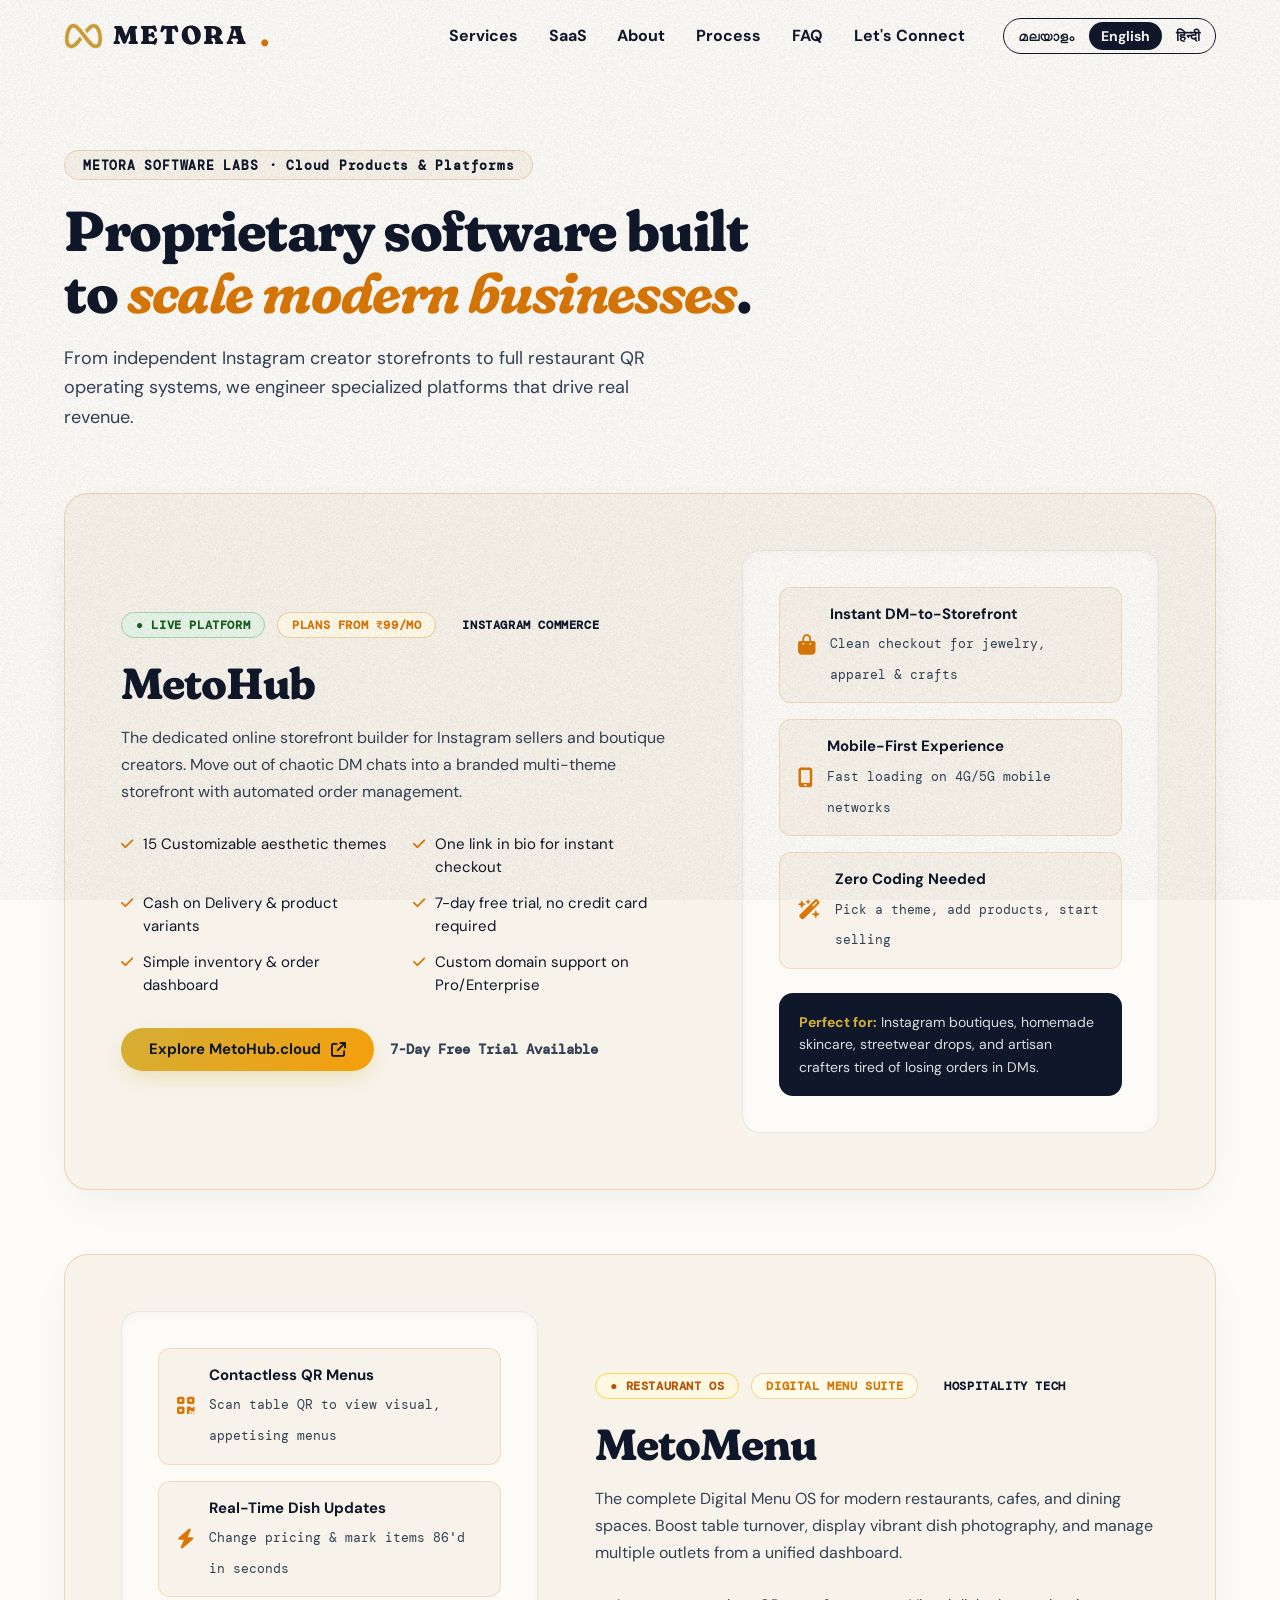
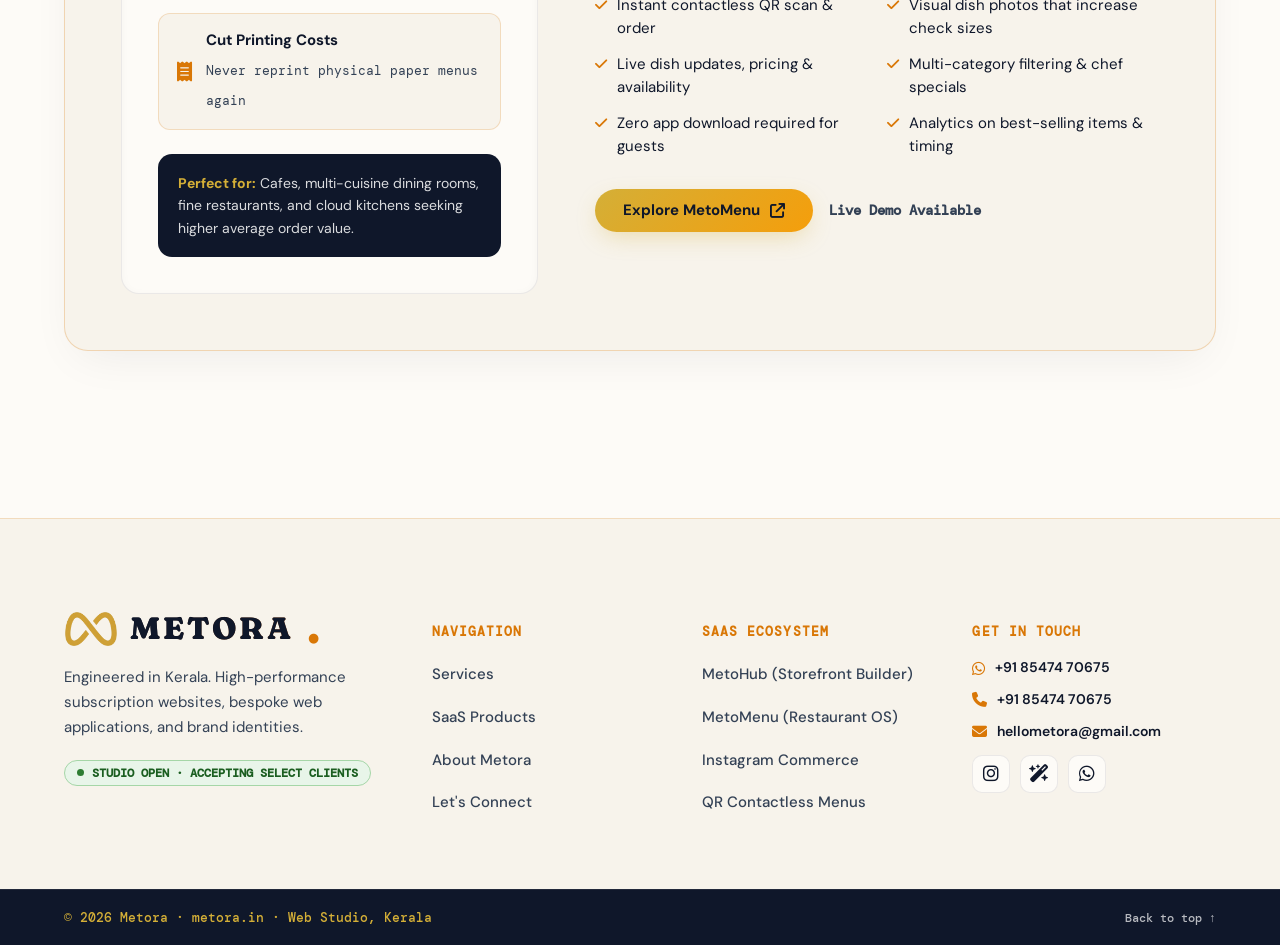
<file: saas/index.html>
<!doctype html>
<html lang="en">

<head>
  <base href="/">
  <meta charset="utf-8">
  <meta name="viewport" content="width=device-width, initial-scale=1, viewport-fit=cover">
  <title>SaaS Products &amp; Platforms — Metora Software Labs</title>
  <meta name="description"
    content="Explore Metora's proprietary SaaS platforms: MetoHub (Online Store Builder for Instagram Creators) and MetoMenu (Digital QR Menu OS for Restaurants).">
  <link rel="canonical" href="https://metora.in/saas/">
  <meta name="theme-color" content="#FDFBF7">

  <meta property="og:type" content="website">
  <meta property="og:url" content="https://metora.in/saas/">
  <meta property="og:title" content="SaaS Products &amp; Platforms — Metora Software Labs">
  <meta property="og:description" content="Proprietary SaaS platforms by Metora: MetoHub e-commerce storefront builder and MetoMenu restaurant OS.">
  <meta property="og:image" content="https://metora.in/img/og.jpg">

  <script type="application/ld+json">
  {
    "@context": "https://schema.org",
    "@graph": [
      {
        "@type": "SoftwareApplication",
        "name": "MetoHub",
        "operatingSystem": "All Web Browsers",
        "applicationCategory": "BusinessApplication",
        "description": "Storefront and website builder for small-level Instagram business owners and creators.",
        "url": "https://metohub.cloud/",
        "creator": {
          "@type": "Organization",
          "name": "Metora"
        }
      },
      {
        "@type": "SoftwareApplication",
        "name": "MetoMenu",
        "operatingSystem": "All Web Browsers",
        "applicationCategory": "RestaurantManagementApplication",
        "description": "Digital contactless QR menu and restaurant operating system with live order notifications and instant price management.",
        "url": "https://metomenu.metora.in/",
        "creator": {
          "@type": "Organization",
          "name": "Metora"
        }
      }
    ]
  }
  </script>
  <link rel="icon" type="image/svg+xml" href="/favicon.svg?v=2">
  <link rel="icon" type="image/png" sizes="48x48" href="/favicon-48.png?v=2">
  <link rel="icon" type="image/png" sizes="32x32" href="/favicon-32.png?v=2">
  <link rel="icon" type="image/png" sizes="500x500" href="/metora-logo.png?v=2">
  <link rel="shortcut icon" href="/favicon.ico?v=2">
  <link rel="apple-touch-icon" href="/metora-logo.png?v=2">

  <link rel="preconnect" href="https://fonts.googleapis.com">
  <link rel="preconnect" href="https://fonts.gstatic.com" crossorigin>
  <link rel="stylesheet"
    href="https://fonts.googleapis.com/css2?family=DM+Mono:wght@400;500;600&family=DM+Sans:opsz,wght@9..40,400;9..40,500;9..40,600;9..40,700&family=Fraunces:ital,opsz,wght,SOFT,WONK@0,9..144,300..900,0..100,0..1;1,9..144,300..900,0..100,0..1&family=Noto+Serif+Malayalam:wght@400..900&display=swap">
  <link rel="preload" href="/fonts/manjari-regular.woff2" as="font" type="font/woff2" crossorigin>
  <link rel="preload" href="/fonts/manjari-bold.woff2" as="font" type="font/woff2" crossorigin>
  <link rel="stylesheet" href="https://cdnjs.cloudflare.com/ajax/libs/font-awesome/6.5.1/css/all.min.css"
    integrity="sha512-DTOQO9RWCH3ppGqcWaEA1BIZOC6xxalwEsw9c2QQeAIftl+Vegovlnee1c9QX4TctnWMn13TZye+giMm8e2LwA=="
    crossorigin="anonymous" referrerpolicy="no-referrer">
  <link rel="stylesheet" href="/css/style.css?v=18">

  <style>
    .page-hero {
      padding-top: calc(var(--nav-h) + clamp(40px, 6vw, 80px));
      padding-bottom: clamp(40px, 5vw, 60px);
    }

    .page-hero__badge {
      display: inline-flex;
      align-items: center;
      gap: 10px;
      background: var(--paper-2);
      border: 1px solid rgba(217, 119, 6, 0.25);
      border-radius: 999px;
      padding: 8px 18px 7px;
      font: 600 clamp(12px, 1.1vw, 13px)/1 var(--mono);
      color: var(--ink);
      letter-spacing: 0.06em;
      margin-bottom: 20px;
    }

    .page-hero h1 {
      font-size: clamp(38px, 4.4vw, 68px);
      line-height: 1.1;
      margin-bottom: 20px;
      font-family: var(--display);
    }

    .page-hero p.lead {
      font-size: clamp(18px, 1.3vw, 22px);
      line-height: 1.65;
      color: var(--ink-2);
      max-width: 52ch;
    }

    /* Products Showcase Grid */
    .saas-showcase-section {
      padding-bottom: clamp(60px, 8vw, 120px);
    }

    .product-showcase-card {
      background: var(--paper-2);
      border: 1px solid rgba(217, 119, 6, 0.25);
      border-radius: 24px;
      padding: clamp(32px, 4.5vw, 56px);
      box-shadow: 0 16px 48px -15px rgba(15, 23, 42, 0.08);
      margin-bottom: clamp(40px, 5vw, 64px);
      display: grid;
      grid-template-columns: 1.15fr 0.85fr;
      gap: clamp(32px, 4.5vw, 64px);
      align-items: center;
      position: relative;
      overflow: hidden;
    }

    .product-showcase-card.reverse {
      grid-template-columns: 0.85fr 1.15fr;
    }

    .product-badge-row {
      display: flex;
      align-items: center;
      gap: 12px;
      margin-bottom: 20px;
      flex-wrap: wrap;
    }

    .product-chip {
      font: 600 12px/1 var(--mono);
      padding: 6px 14px;
      border-radius: 999px;
      letter-spacing: 0.05em;
    }

    .product-chip--green {
      background: #E8F5E9;
      color: #1B5E20;
      border: 1px solid #A5D6A7;
    }

    .product-chip--amber {
      background: #FFF8E1;
      color: #B45309;
      border: 1px solid #FCD34D;
    }

    .product-chip--pricing {
      background: var(--leaf);
      color: var(--red);
      border: 1px solid rgba(217, 119, 6, 0.3);
    }

    .product-showcase-card h2 {
      font-size: clamp(32px, 3.4vw, 52px);
      line-height: 1.15;
      color: var(--ink);
      margin-bottom: 16px;
      font-family: var(--display);
    }

    .product-showcase-card p.summary {
      font-size: clamp(16px, 1.2vw, 19px);
      line-height: 1.7;
      color: var(--ink-2);
      margin-bottom: 28px;
    }

    .product-features-list {
      list-style: none;
      padding: 0;
      margin: 0 0 32px;
      display: grid;
      grid-template-columns: repeat(2, 1fr);
      gap: 14px 20px;
    }

    .product-features-list li {
      display: flex;
      align-items: flex-start;
      gap: 10px;
      font-size: 15px;
      color: var(--ink);
      line-height: 1.5;
    }

    .product-features-list li i {
      color: var(--red);
      font-size: 14px;
      margin-top: 4px;
      flex: none;
    }

    .product-actions {
      display: flex;
      align-items: center;
      gap: 16px;
      flex-wrap: wrap;
    }

    .btn-launch {
      display: inline-flex;
      align-items: center;
      gap: 10px;
      background: linear-gradient(135deg, #D4AF37 0%, #F59E0B 100%);
      color: #0F172A;
      font: 700 15px/1 var(--sans);
      padding: 14px 28px;
      border-radius: 999px;
      text-decoration: none;
      box-shadow: 0 8px 24px -6px rgba(212, 175, 55, 0.4);
      transition: transform .25s, box-shadow .25s;
    }

    .btn-launch:hover {
      transform: translateY(-2px);
      box-shadow: 0 12px 30px -6px rgba(212, 175, 55, 0.55);
    }

    .btn-trial {
      font: 600 14px/1 var(--mono);
      color: var(--ink-2);
      text-decoration: none;
      border-bottom: 1px dashed var(--rule);
      padding-bottom: 2px;
    }

    /* Visual Showcase Box */
    .product-visual-stage {
      background: var(--paper);
      border: 1px solid rgba(15, 23, 42, 0.08);
      border-radius: 18px;
      padding: clamp(24px, 3vw, 36px);
      display: flex;
      flex-direction: column;
      gap: 16px;
      box-shadow: inset 0 2px 10px rgba(15, 23, 42, 0.03);
    }

    .visual-pill {
      background: var(--paper-2);
      border: 1px solid rgba(217, 119, 6, 0.2);
      border-radius: 12px;
      padding: 14px 18px;
      display: flex;
      align-items: center;
      gap: 14px;
    }

    .visual-pill i {
      font-size: 20px;
      color: var(--red);
      flex: none;
    }

    .visual-pill strong {
      display: block;
      font-size: 15px;
      color: var(--ink);
    }

    .visual-pill span {
      font-size: 13px;
      color: var(--ink-2);
      font-family: var(--mono);
    }

    .product-callout {
      background: var(--ink);
      color: var(--paper);
      border-radius: 14px;
      padding: 18px 20px;
      margin-top: 8px;
    }

    .product-callout p {
      font-size: 14px;
      line-height: 1.6;
      color: rgba(255, 255, 255, 0.85);
      margin: 0;
    }

    .product-callout strong {
      color: #D4AF37;
    }

    @media (max-width: 959px) {

      .product-showcase-card,
      .product-showcase-card.reverse {
        grid-template-columns: 1fr;
      }

      .product-features-list {
        grid-template-columns: 1fr;
      }
    }
  </style>
</head>

<body>
  <a class="skip" href="#main">Skip to content</a>
  <div class="grain" aria-hidden="true"></div>

  <header class="nav" id="nav">
  <base href="/">
    <a class="nav__logo text-logo" href="/" aria-label="Metora — Home">
      <img class="logo-icon" src="/metora-logo.png" alt="Metora" width="28" height="28"> <span class="logo-mark">METORA</span>
      <span class="logo-dot">.</span>
    </a>
    <nav class="nav__links" aria-label="Main menu">
      <a href="/#services">Services</a>
      <a href="/saas/" aria-current="page">SaaS</a>
      <a href="/about/">About</a>
      <a href="/#process">Process</a>
      <a href="/#faq">FAQ</a>
      <a href="/contact/">Let's Connect</a>
    </nav>
    <nav class="lang" aria-label="Language switcher">
      <a href="/ml/" lang="ml" hreflang="ml"><span class="lang__full">മലയാളം</span><span class="lang__short"
          aria-hidden="true">മ</span></a>
      <a href="/saas/" lang="en" hreflang="en" aria-current="page"><span class="lang__full">English</span><span
          class="lang__short" aria-hidden="true">EN</span></a>
      <a href="/hi/" lang="hi" hreflang="hi"><span class="lang__full">हिन्दी</span><span class="lang__short"
          aria-hidden="true">हि</span></a>
    </nav>
    <button class="nav__menu" type="button" aria-expanded="false" aria-controls="menu">Menu</button>
  </header>

  <div class="menu" id="menu" hidden>
    <nav aria-label="Mobile menu">
      <a href="/">Home</a>
      <a href="/#services">Services</a>
      <a href="/saas/" aria-current="page">SaaS</a>
      <a href="/about/">About</a>
      <a href="/#process">Process</a>
      <a href="/#faq">FAQ</a>
      <a href="/contact/">Let's Connect</a>
    </nav>
  </div>

  <main id="main">
    <section class="page-hero wrap">
      <div class="page-hero__badge">
        <b>METORA SOFTWARE LABS</b> · Cloud Products &amp; Platforms
      </div>
      <h1>Proprietary software built to <span class="highlight-gold">scale modern businesses</span>.</h1>
      <p class="lead">From independent Instagram creator storefronts to full restaurant QR operating systems, we
        engineer specialized platforms that drive real revenue.</p>
    </section>

    <section class="wrap saas-showcase-section">
      <!-- MetoHub -->
      <article class="product-showcase-card" id="metohub">
        <div>
          <div class="product-badge-row">
            <span class="product-chip product-chip--green">● LIVE PLATFORM</span>
            <span class="product-chip product-chip--pricing">PLANS FROM ₹99/MO</span>
            <span class="product-chip">INSTAGRAM COMMERCE</span>
          </div>
          <h2>MetoHub</h2>
          <p class="summary">The dedicated online storefront builder for Instagram sellers and boutique creators. Move
            out of chaotic DM chats into a branded multi-theme storefront with automated order management.</p>

          <ul class="product-features-list">
            <li><i class="fa-solid fa-check"></i> 15 Customizable aesthetic themes</li>
            <li><i class="fa-solid fa-check"></i> One link in bio for instant checkout</li>
            <li><i class="fa-solid fa-check"></i> Cash on Delivery &amp; product variants</li>
            <li><i class="fa-solid fa-check"></i> 7-day free trial, no credit card required</li>
            <li><i class="fa-solid fa-check"></i> Simple inventory &amp; order dashboard</li>
            <li><i class="fa-solid fa-check"></i> Custom domain support on Pro/Enterprise</li>
          </ul>

          <div class="product-actions">
            <a class="btn-launch" href="https://metohub.cloud/" target="_blank" rel="noopener">
              Explore MetoHub.cloud <i class="fa-solid fa-arrow-up-right-from-square"></i>
            </a>
            <span class="btn-trial">7-Day Free Trial Available</span>
          </div>
        </div>

        <div class="product-visual-stage">
          <div class="visual-pill">
            <i class="fa-solid fa-bag-shopping"></i>
            <div>
              <strong>Instant DM-to-Storefront</strong>
              <span>Clean checkout for jewelry, apparel &amp; crafts</span>
            </div>
          </div>
          <div class="visual-pill">
            <i class="fa-solid fa-mobile-screen-button"></i>
            <div>
              <strong>Mobile-First Experience</strong>
              <span>Fast loading on 4G/5G mobile networks</span>
            </div>
          </div>
          <div class="visual-pill">
            <i class="fa-solid fa-wand-magic-sparkles"></i>
            <div>
              <strong>Zero Coding Needed</strong>
              <span>Pick a theme, add products, start selling</span>
            </div>
          </div>
          <div class="product-callout">
            <p><strong>Perfect for:</strong> Instagram boutiques, homemade skincare, streetwear drops, and artisan
              crafters tired of losing orders in DMs.</p>
          </div>
        </div>
      </article>

      <!-- MetoMenu -->
      <article class="product-showcase-card reverse" id="metomenu">
        <div class="product-visual-stage">
          <div class="visual-pill">
            <i class="fa-solid fa-qrcode"></i>
            <div>
              <strong>Contactless QR Menus</strong>
              <span>Scan table QR to view visual, appetising menus</span>
            </div>
          </div>
          <div class="visual-pill">
            <i class="fa-solid fa-bolt"></i>
            <div>
              <strong>Real-Time Dish Updates</strong>
              <span>Change pricing &amp; mark items 86'd in seconds</span>
            </div>
          </div>
          <div class="visual-pill">
            <i class="fa-solid fa-receipt"></i>
            <div>
              <strong>Cut Printing Costs</strong>
              <span>Never reprint physical paper menus again</span>
            </div>
          </div>
          <div class="product-callout">
            <p><strong>Perfect for:</strong> Cafes, multi-cuisine dining rooms, fine restaurants, and cloud kitchens
              seeking higher average order value.</p>
          </div>
        </div>

        <div>
          <div class="product-badge-row">
            <span class="product-chip product-chip--amber">● RESTAURANT OS</span>
            <span class="product-chip product-chip--pricing">DIGITAL MENU SUITE</span>
            <span class="product-chip">HOSPITALITY TECH</span>
          </div>
          <h2>MetoMenu</h2>
          <p class="summary">The complete Digital Menu OS for modern restaurants, cafes, and dining spaces. Boost table
            turnover, display vibrant dish photography, and manage multiple outlets from a unified dashboard.</p>

          <ul class="product-features-list">
            <li><i class="fa-solid fa-check"></i> Instant contactless QR scan &amp; order</li>
            <li><i class="fa-solid fa-check"></i> Visual dish photos that increase check sizes</li>
            <li><i class="fa-solid fa-check"></i> Live dish updates, pricing &amp; availability</li>
            <li><i class="fa-solid fa-check"></i> Multi-category filtering &amp; chef specials</li>
            <li><i class="fa-solid fa-check"></i> Zero app download required for guests</li>
            <li><i class="fa-solid fa-check"></i> Analytics on best-selling items &amp; timing</li>
          </ul>

          <div class="product-actions">
            <a class="btn-launch" href="https://metomenu.metora.in/" target="_blank" rel="noopener">
              Explore MetoMenu <i class="fa-solid fa-arrow-up-right-from-square"></i>
            </a>
            <span class="btn-trial">Live Demo Available</span>
          </div>
        </div>
      </article>
    </section>
  </main>

  <footer class="footer">
    <div class="footer__inner wrap">
      <div class="footer__brand">
        <a class="footer__logo text-logo" href="/" aria-label="Metora">
          <img class="logo-icon" src="/metora-logo.png" alt="Metora" width="34" height="34"> <span class="logo-mark">METORA</span>
          <span class="logo-dot">.</span>
        </a>
        <p class="footer__tagline">Engineered in Kerala. High-performance subscription websites, bespoke web applications, and brand identities.</p>
        <div class="footer__status-badge">
          <span class="footer__status-dot"></span>
          <span>STUDIO OPEN · ACCEPTING SELECT CLIENTS</span>
        </div>
      </div>

      <div class="footer__col">
        <h4>Navigation</h4>
        <ul>
          <li><a href="/#services">Services</a></li>
          <li><a href="/saas/" aria-current="page">SaaS Products</a></li>
          <li><a href="/about/">About Metora</a></li>
          <li><a href="/contact/">Let's Connect</a></li>
        </ul>
      </div>

      <div class="footer__col">
        <h4>SaaS Ecosystem</h4>
        <ul>
          <li><a href="https://metohub.cloud/" target="_blank" rel="noopener">MetoHub (Storefront Builder)</a></li>
          <li><a href="https://metomenu.metora.in/" target="_blank" rel="noopener">MetoMenu (Restaurant OS)</a></li>
          <li><a href="#metohub">Instagram Commerce</a></li>
          <li><a href="#metomenu">QR Contactless Menus</a></li>
        </ul>
      </div>

      <div class="footer__col">
        <h4>Get In Touch</h4>
        <div class="footer__contact-items">
          <a class="footer__contact-link" href="https://wa.me/918547470675?text=Hi%20Maya%2C%20I%20would%20like%20to%20discuss%20a%20website%20project." target="_blank" rel="noopener">
            <i class="fa-brands fa-whatsapp"></i>
            <span>+91 85474 70675</span>
          </a>
          <a class="footer__contact-link" href="tel:+918547470675">
            <i class="fa-solid fa-phone"></i>
            <span>+91 85474 70675</span>
          </a>
          <a class="footer__contact-link" href="mailto:hellometora@gmail.com">
            <i class="fa-solid fa-envelope"></i>
            <span>hellometora@gmail.com</span>
          </a>
        </div>
        <div class="footer__social-row">
          <a class="footer__social-icon" href="https://www.instagram.com/metora.in/" target="_blank" rel="noopener" aria-label="Metora Instagram">
            <i class="fa-brands fa-instagram"></i>
          </a>
          <a class="footer__social-icon" href="https://www.instagram.com/brandwithmaya/" target="_blank" rel="noopener" aria-label="Brand With Maya Instagram">
            <i class="fa-solid fa-wand-magic-sparkles"></i>
          </a>
          <a class="footer__social-icon" href="https://wa.me/918547470675" target="_blank" rel="noopener" aria-label="WhatsApp Chat">
            <i class="fa-brands fa-whatsapp"></i>
          </a>
        </div>
      </div>
    </div>
    <div class="fine">
      <span>© 2026 Metora · metora.in · Web Studio, Kerala</span>
      <a href="#top" style="color: rgba(255,255,255,0.7); text-decoration: none; font-size: 12px;">Back to top ↑</a>
    </div>
  </footer>

  <script src="/js/main.js?v=15" defer></script>
</body>

</html>
</file>
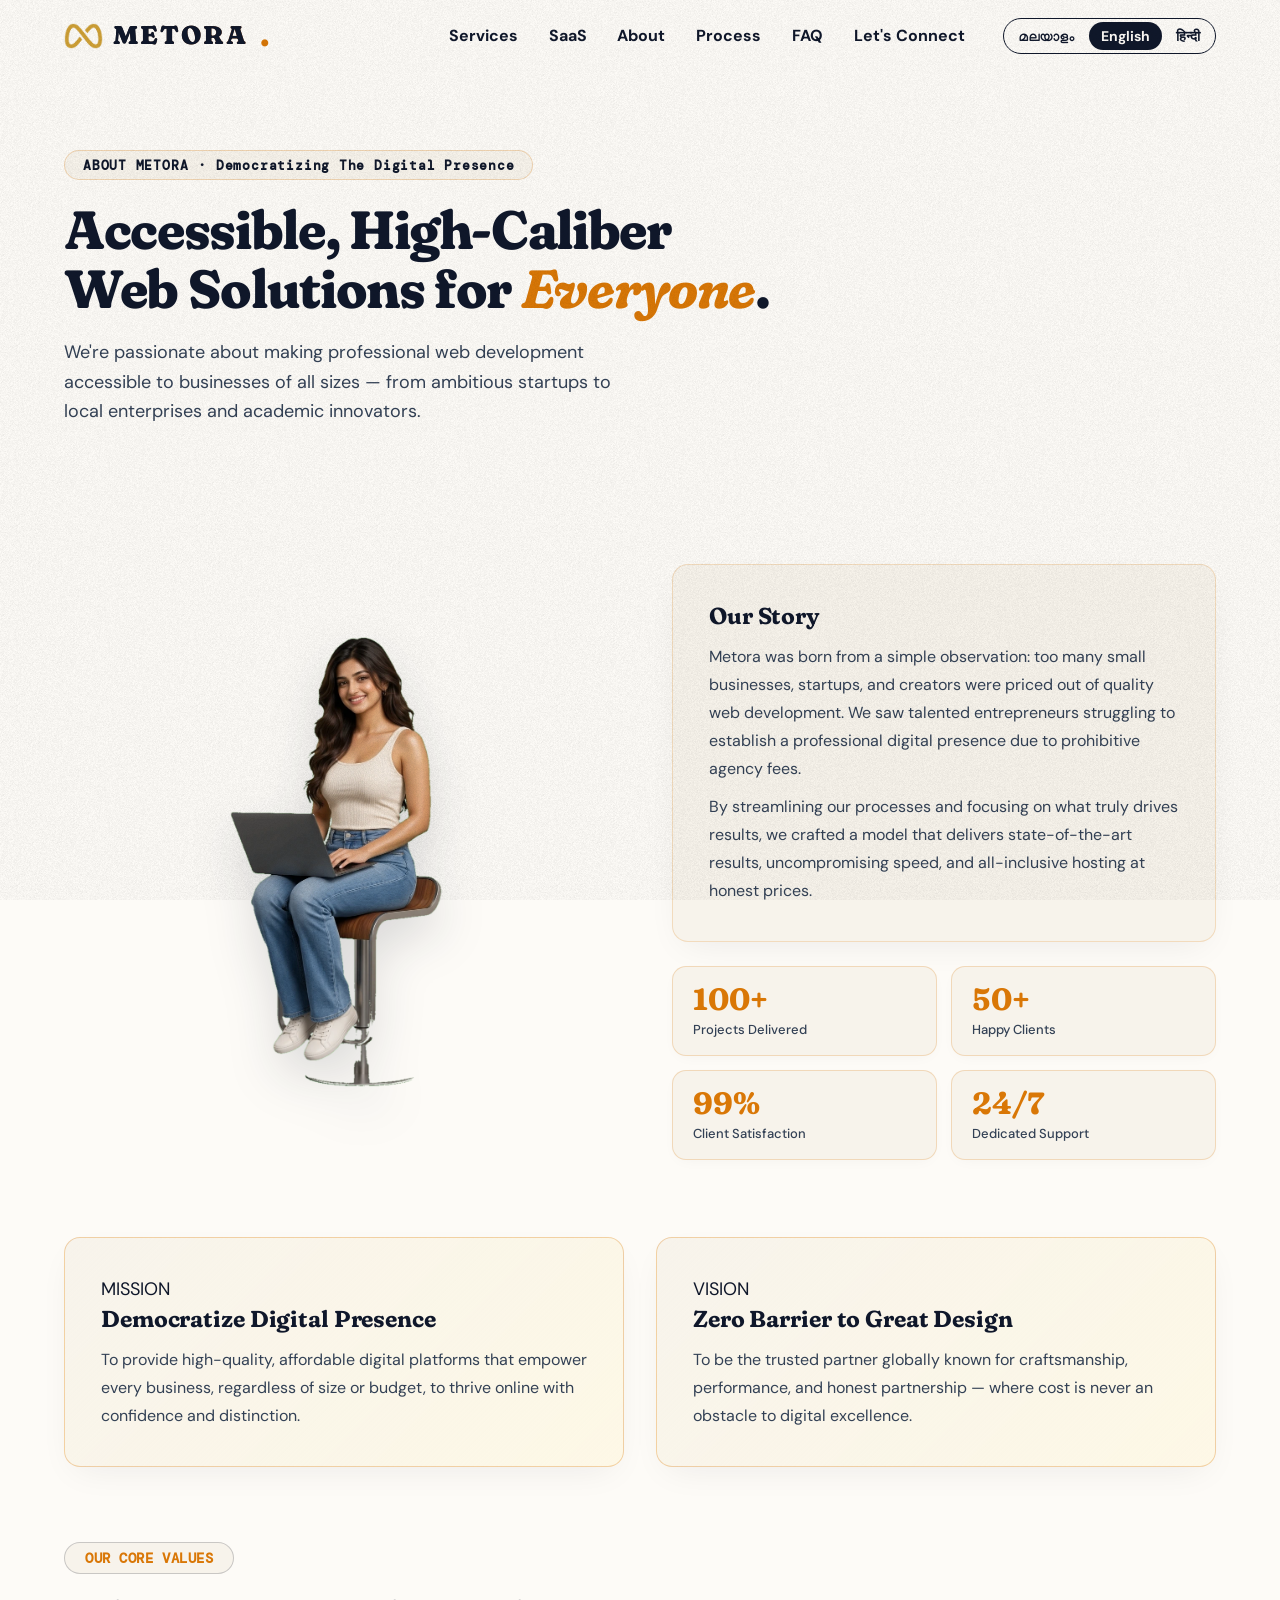
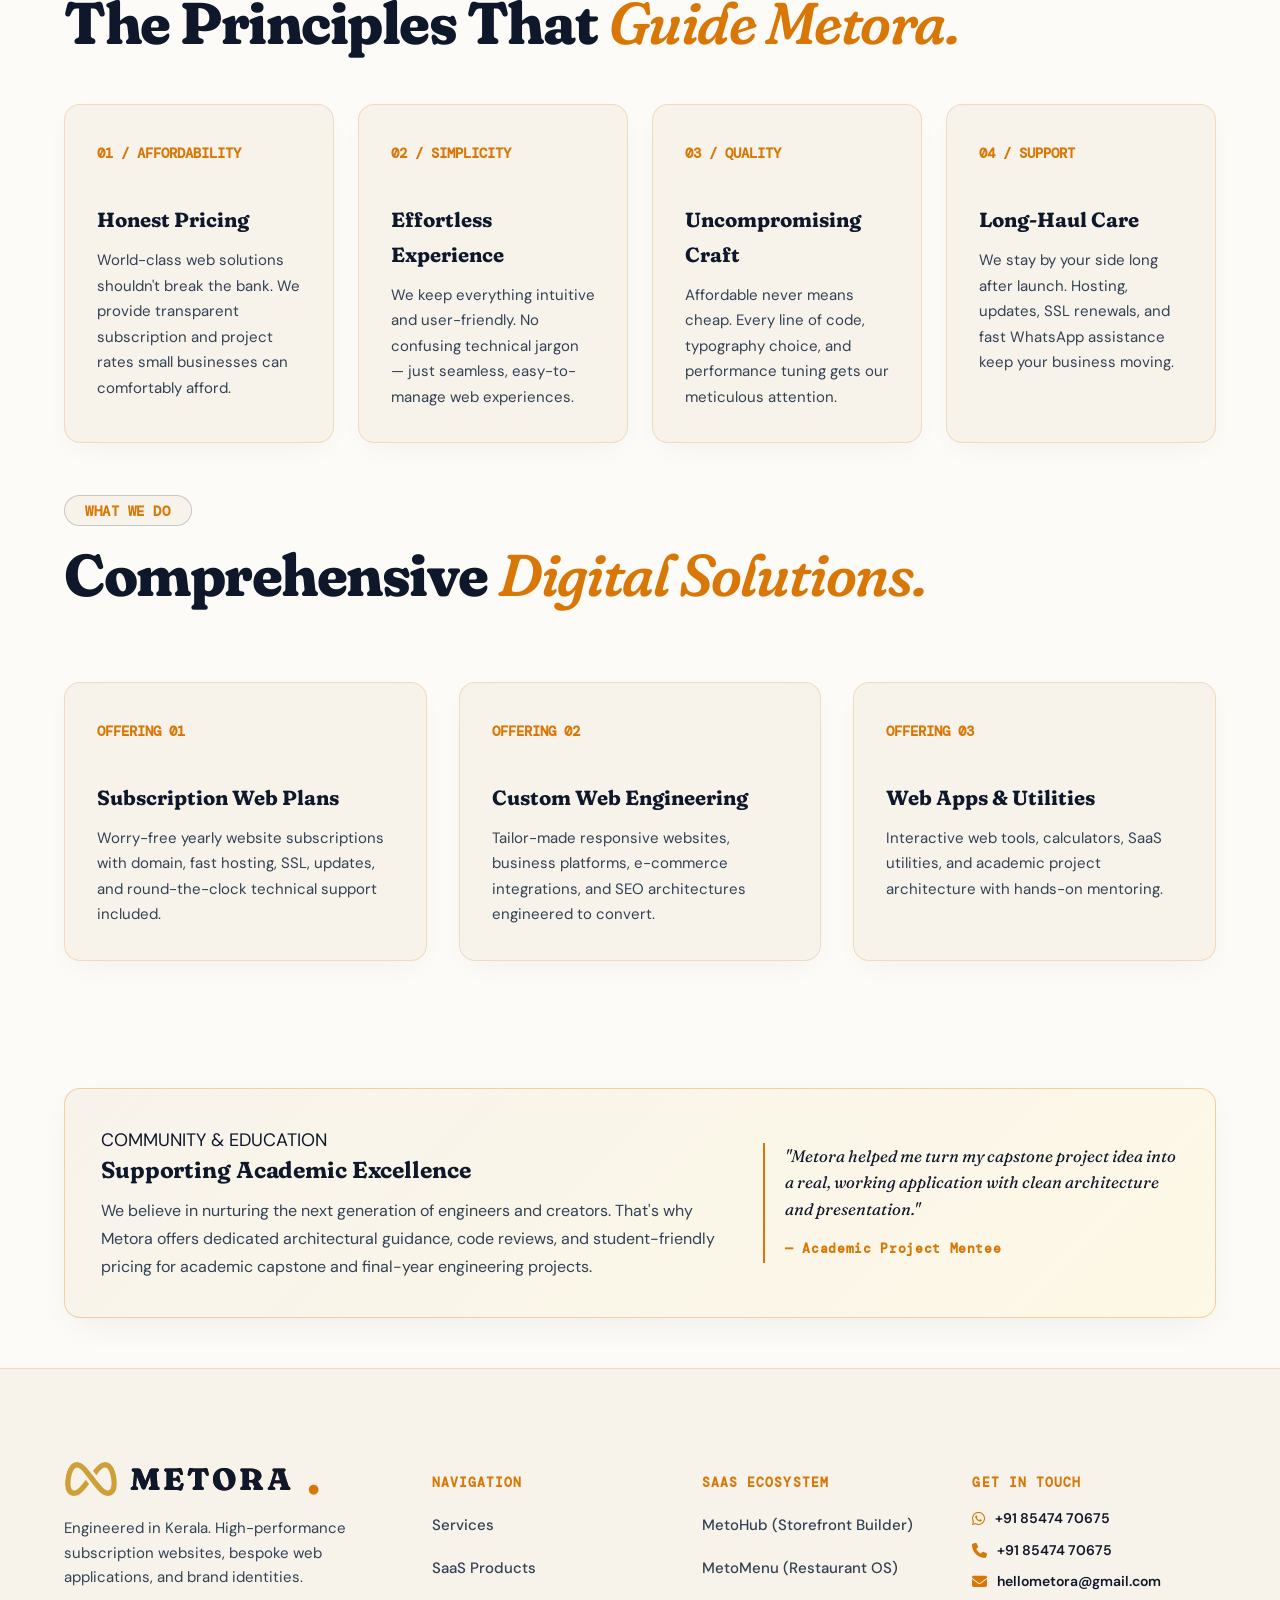
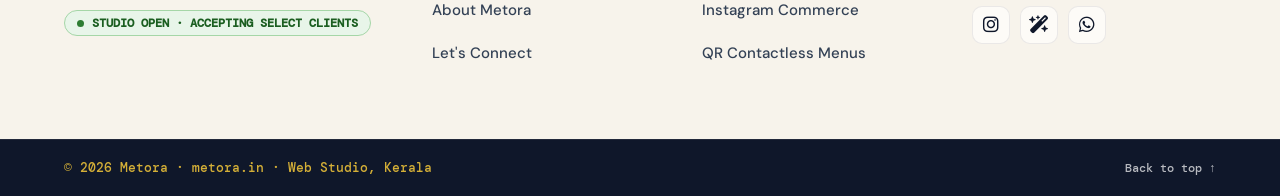
<file: about.html>
<!doctype html>
<html lang="en">

<head>
  <base href="/">
  <meta charset="utf-8">
  <meta name="viewport" content="width=device-width, initial-scale=1, viewport-fit=cover">
  <title>About Us &amp; Maya — Metora Web Architecture Studio</title>
  <meta name="description"
    content="Discover Metora, Kerala's premier digital studio led by Maya. High-performance subscription websites, custom web apps, and distinctive brand identities.">
  <link rel="canonical" href="https://metora.in/about/">
  <meta name="theme-color" content="#FDFBF7">
  <link rel="icon" type="image/svg+xml" href="/favicon.svg?v=2">
  <link rel="icon" type="image/png" sizes="48x48" href="/favicon-48.png?v=2">
  <link rel="icon" type="image/png" sizes="32x32" href="/favicon-32.png?v=2">
  <link rel="icon" type="image/png" sizes="500x500" href="/metora-logo.png?v=2">
  <link rel="shortcut icon" href="/favicon.ico?v=2">
  <link rel="apple-touch-icon" href="/metora-logo.png?v=2">

  <link rel="preconnect" href="https://fonts.googleapis.com">
  <link rel="preconnect" href="https://fonts.gstatic.com" crossorigin>
  <link rel="stylesheet"
    href="https://fonts.googleapis.com/css2?family=DM+Mono:wght@400;500;600&family=DM+Sans:opsz,wght@9..40,400;9..40,500;9..40,600;9..40,700&family=Fraunces:ital,opsz,wght,SOFT,WONK@0,9..144,300..900,0..100,0..1;1,9..144,300..900,0..100,0..1&family=Noto+Serif+Malayalam:wght@400..900&display=swap">
  <link rel="preload" href="/fonts/manjari-regular.woff2" as="font" type="font/woff2" crossorigin>
  <link rel="preload" href="/fonts/manjari-bold.woff2" as="font" type="font/woff2" crossorigin>
  <link rel="stylesheet" href="https://cdnjs.cloudflare.com/ajax/libs/font-awesome/6.5.1/css/all.min.css"
    integrity="sha512-DTOQO9RWCH3ppGqcWaEA1BIZOC6xxalwEsw9c2QQeAIftl+Vegovlnee1c9QX4TctnWMn13TZye+giMm8e2LwA=="
    crossorigin="anonymous" referrerpolicy="no-referrer">
  <link rel="stylesheet" href="/css/style.css?v=18">

  <style>
    .page-hero {
      padding-top: calc(var(--nav-h) + clamp(40px, 6vw, 80px));
      padding-bottom: clamp(40px, 5vw, 60px);
    }

    .page-hero__badge {
      display: inline-flex;
      align-items: center;
      gap: 10px;
      background: var(--paper-2);
      border: 1px solid rgba(217, 119, 6, 0.25);
      border-radius: 999px;
      padding: 8px 18px 7px;
      font: 600 clamp(12px, 1.1vw, 13px)/1 var(--mono);
      color: var(--ink);
      letter-spacing: 0.06em;
      margin-bottom: 20px;
    }

    .page-hero h1 {
      font-size: clamp(38px, 4.2vw, 64px);
      line-height: 1.1;
      margin-bottom: 20px;
    }

    .page-hero p.lead {
      font-size: clamp(18px, 1.35vw, 22px);
      line-height: 1.65;
      color: var(--ink-2);
      max-width: 48ch;
    }

    .about-grid {
      display: grid;
      grid-template-columns: 1fr 1fr;
      gap: clamp(32px, 5vw, 72px);
      align-items: center;
      padding-block: clamp(40px, 6vw, 90px);
    }

    .about-grid__art {
      position: relative;
      display: grid;
      place-items: center;
    }

    .about-grid__art img.main-maya {
      width: min(70%, 450px);
      max-height: 450px;
      height: auto;
      object-fit: contain;
      filter: var(--sh-cut);
    }

    .about-card {
      background: var(--paper-2);
      border: 1px solid rgba(217, 119, 6, 0.2);
      border-radius: 16px;
      padding: clamp(24px, 3vw, 36px);
      box-shadow: 0 12px 36px -12px rgba(15, 23, 42, 0.08);
      margin-bottom: 24px;
    }

    .about-card h3 {
      font-size: clamp(22px, 1.8vw, 28px);
      color: var(--ink);
      margin-bottom: 12px;
    }

    .about-card p {
      color: var(--ink-2);
      font-size: 16px;
      line-height: 1.75;
    }

    .studio-pillars {
      display: grid;
      grid-template-columns: repeat(3, 1fr);
      gap: clamp(20px, 2.5vw, 32px);
      padding-block: clamp(40px, 6vw, 90px);
    }

    .pillar-card {
      background: var(--paper-2);
      border: 1px solid rgba(217, 119, 6, 0.2);
      border-radius: 16px;
      padding: clamp(24px, 2.5vw, 36px);
      box-shadow: 0 10px 30px -10px rgba(15, 23, 42, 0.06);
    }

    .pillar-card .pillar-no {
      font: 700 14px/1 var(--mono);
      color: var(--red);
      margin-bottom: 16px;
      display: inline-block;
    }

    .pillar-card h4 {
      font-family: var(--display);
      font-variation-settings: var(--soft);
      font-size: clamp(20px, 1.6vw, 24px);
      margin-bottom: 10px;
    }

    .pillar-card p {
      font-size: 15px;
      line-height: 1.7;
      color: var(--ink-2);
    }

    .about-stats-grid {
      display: grid;
      grid-template-columns: repeat(2, 1fr);
      gap: 14px;
      margin-top: 20px;
    }

    .stat-pill {
      background: var(--paper-2);
      border: 1px solid rgba(217, 119, 6, 0.22);
      border-radius: 14px;
      padding: 16px 20px;
      display: flex;
      flex-direction: column;
      box-shadow: 0 4px 16px -6px rgba(15, 23, 42, 0.05);
    }

    .stat-num {
      font-family: var(--display);
      font-variation-settings: var(--soft);
      font-size: clamp(26px, 2.4vw, 34px);
      font-weight: 700;
      color: var(--red);
      line-height: 1.1;
    }

    .stat-lbl {
      font: 500 13px/1.4 var(--sans);
      color: var(--ink-2);
      margin-top: 4px;
    }

    .mission-vision-grid {
      display: grid;
      grid-template-columns: 1fr 1fr;
      gap: clamp(20px, 2.5vw, 32px);
      margin-bottom: clamp(30px, 4vw, 60px);
    }

    .highlight-card {
      position: relative;
      background: linear-gradient(135deg, var(--paper-2) 0%, rgba(254, 243, 199, 0.35) 100%);
      border: 1px solid rgba(217, 119, 6, 0.3);
    }

    .values-grid {
      display: grid;
      grid-template-columns: repeat(4, 1fr);
      gap: clamp(16px, 2vw, 24px);
      padding-block: clamp(30px, 4vw, 60px);
    }

    .academic-card {
      display: grid;
      grid-template-columns: 1.2fr 0.8fr;
      gap: clamp(24px, 3vw, 40px);
      align-items: center;
      margin-block: clamp(30px, 4vw, 50px);
    }

    .academic-quote {
      border-left: 2px solid var(--red);
      padding-left: 20px;
    }

    .academic-quote blockquote {
      font-family: var(--display);
      font-style: italic;
      font-size: clamp(16px, 1.3vw, 18px);
      line-height: 1.6;
      color: var(--ink);
      margin: 0 0 10px;
    }

    .academic-quote cite {
      font: 600 13px/1 var(--mono);
      color: var(--red);
      letter-spacing: 0.05em;
    }

    .about-cta-section {
      padding-bottom: clamp(60px, 8vw, 100px);
    }

    .about-cta-card {
      background: var(--ink);
      color: var(--paper);
      border-radius: 24px;
      padding: clamp(36px, 5vw, 64px);
      text-align: center;
      box-shadow: 0 20px 50px -15px rgba(15, 23, 42, 0.25);
    }

    .about-cta-card h2 {
      font-size: clamp(30px, 3.2vw, 48px);
      color: #FFFFFF;
      margin-bottom: 16px;
    }

    .about-cta-card p {
      color: rgba(255, 255, 255, 0.75);
      font-size: clamp(16px, 1.2vw, 19px);
      max-width: 52ch;
      margin: 0 auto 32px;
    }

    .cta-actions {
      display: flex;
      flex-wrap: wrap;
      justify-content: center;
      gap: 16px;
    }

    .cta-actions .btn {
      display: inline-flex;
      align-items: center;
      justify-content: center;
      padding: 14px 28px;
      border-radius: 999px;
      font: 600 15px/1 var(--sans);
      text-decoration: none;
      transition: transform 0.2s ease, box-shadow 0.2s ease;
    }

    .cta-actions .btn--gold {
      background: linear-gradient(135deg, #D4AF37 0%, #F59E0B 100%);
      color: #0F172A;
      box-shadow: 0 8px 24px -6px rgba(212, 175, 55, 0.5);
    }

    .cta-actions .btn--gold:hover {
      transform: translateY(-2px);
    }

    .cta-actions .btn--outline {
      background: transparent;
      border: 1px solid rgba(255, 255, 255, 0.3);
      color: #FFFFFF;
    }

    .cta-actions .btn--outline:hover {
      border-color: #FFFFFF;
      transform: translateY(-2px);
    }

    @media (max-width: 959px) {

      .about-grid,
      .studio-pillars,
      .mission-vision-grid,
      .academic-card {
        grid-template-columns: 1fr;
      }

      .values-grid {
        grid-template-columns: repeat(2, 1fr);
      }
    }

    @media (max-width: 580px) {

      .values-grid,
      .about-stats-grid {
        grid-template-columns: 1fr;
      }
    }
  </style>
</head>

<body>
  <a class="skip" href="#main">Skip to content</a>
  <div class="grain" aria-hidden="true"></div>

  <header class="nav" id="nav">
    <a class="nav__logo text-logo" href="/" aria-label="Metora — Home">
      <img class="logo-icon" src="/metora-logo.png" alt="Metora" width="28" height="28"> <span class="logo-mark">METORA</span>
      <span class="logo-dot">.</span>
    </a>
    <nav class="nav__links" aria-label="Main menu">
      <a href="/#services">Services</a>
      <a href="/saas/">SaaS</a>
      <a href="/about/" aria-current="page">About</a>
      <a href="/#process">Process</a>
      <a href="/#faq">FAQ</a>
      <a href="/contact/">Let's Connect</a>
    </nav>
    <nav class="lang" aria-label="Language switcher">
      <a href="/ml/" lang="ml" hreflang="ml"><span class="lang__full">മലയാളം</span><span class="lang__short"
          aria-hidden="true">മ</span></a>
      <a href="/about/" lang="en" hreflang="en" aria-current="page"><span class="lang__full">English</span><span
          class="lang__short" aria-hidden="true">EN</span></a>
      <a href="/hi/" lang="hi" hreflang="hi"><span class="lang__full">हिन्दी</span><span class="lang__short"
          aria-hidden="true">हि</span></a>
    </nav>
    <button class="nav__menu" type="button" aria-expanded="false" aria-controls="menu">Menu</button>
  </header>

  <div class="menu" id="menu" hidden>
    <nav aria-label="Mobile menu">
      <a href="/">Home</a>
      <a href="/#services">Services</a>
      <a href="/saas/">SaaS</a>
      <a href="/about/">About</a>
      <a href="/#process">Process</a>
      <a href="/#faq">FAQ</a>
      <a href="/contact/">Let's Connect</a>
    </nav>
  </div>

  <main id="main">
    <section class="page-hero wrap">
      <div class="page-hero__badge">
        <b>ABOUT METORA</b> · Democratizing The Digital Presence
      </div>
      <h1>Accessible, High-Caliber <br>Web Solutions for <span class="highlight-gold">Everyone</span>.</h1>
      <p class="lead">We're passionate about making professional web development accessible to businesses of all sizes —
        from ambitious startups to local enterprises and academic innovators.</p>
    </section>

    <!-- Company Story & Live Stats -->
    <section class="wrap">
      <div class="about-grid">
        <div class="about-grid__art">
          <img class="main-maya" src="/img/ello/ello-about.webp" alt="Maya working at Metora" width="506" height="1077">
        </div>
        <div>
          <div class="about-card">
            <h3>Our Story</h3>
            <p>Metora was born from a simple observation: too many small businesses, startups, and creators were priced
              out of quality web development. We saw talented entrepreneurs struggling to establish a professional
              digital presence due to prohibitive agency fees.</p>
            <p style="margin-top: 10px;">By streamlining our processes and focusing on what truly drives results, we
              crafted a model that delivers state-of-the-art results, uncompromising speed, and all-inclusive hosting at
              honest prices.</p>
          </div>

          <div class="about-stats-grid">
            <div class="stat-pill">
              <span class="stat-num">100+</span>
              <span class="stat-lbl">Projects Delivered</span>
            </div>
            <div class="stat-pill">
              <span class="stat-num">50+</span>
              <span class="stat-lbl">Happy Clients</span>
            </div>
            <div class="stat-pill">
              <span class="stat-num">99%</span>
              <span class="stat-lbl">Client Satisfaction</span>
            </div>
            <div class="stat-pill">
              <span class="stat-num">24/7</span>
              <span class="stat-lbl">Dedicated Support</span>
            </div>
          </div>
        </div>
      </div>
    </section>

    <!-- Mission & Vision -->
    <section class="wrap">
      <div class="mission-vision-grid">
        <div class="about-card highlight-card">
          <span class="pillar-no">MISSION</span>
          <h3>Democratize Digital Presence</h3>
          <p>To provide high-quality, affordable digital platforms that empower every business, regardless of size or
            budget, to thrive online with confidence and distinction.</p>
        </div>
        <div class="about-card highlight-card">
          <span class="pillar-no">VISION</span>
          <h3>Zero Barrier to Great Design</h3>
          <p>To be the trusted partner globally known for craftsmanship, performance, and honest partnership — where
            cost is never an obstacle to digital excellence.</p>
        </div>
      </div>
    </section>

    <!-- Core Values -->
    <section class="wrap">
      <header class="section-head section-head--left">
        <p class="eyebrow eyebrow--pill"><b>OUR CORE VALUES</b></p>
        <h2>The Principles That <em>Guide Metora.</em></h2>
      </header>
      <div class="values-grid">
        <div class="pillar-card">
          <span class="pillar-no">01 / AFFORDABILITY</span>
          <h4>Honest Pricing</h4>
          <p>World-class web solutions shouldn't break the bank. We provide transparent subscription and project rates
            small businesses can comfortably afford.</p>
        </div>
        <div class="pillar-card">
          <span class="pillar-no">02 / SIMPLICITY</span>
          <h4>Effortless Experience</h4>
          <p>We keep everything intuitive and user-friendly. No confusing technical jargon — just seamless,
            easy-to-manage web experiences.</p>
        </div>
        <div class="pillar-card">
          <span class="pillar-no">03 / QUALITY</span>
          <h4>Uncompromising Craft</h4>
          <p>Affordable never means cheap. Every line of code, typography choice, and performance tuning gets our
            meticulous attention.</p>
        </div>
        <div class="pillar-card">
          <span class="pillar-no">04 / SUPPORT</span>
          <h4>Long-Haul Care</h4>
          <p>We stay by your side long after launch. Hosting, updates, SSL renewals, and fast WhatsApp assistance keep
            your business moving.</p>
        </div>
      </div>
    </section>

    <!-- What We Do -->
    <section class="wrap what-we-do-section">
      <header class="section-head section-head--left">
        <p class="eyebrow eyebrow--pill"><b>WHAT WE DO</b></p>
        <h2>Comprehensive <em>Digital Solutions.</em></h2>
      </header>
      <div class="studio-pillars">
        <div class="pillar-card">
          <span class="pillar-no">OFFERING 01</span>
          <h4>Subscription Web Plans</h4>
          <p>Worry-free yearly website subscriptions with domain, fast hosting, SSL, updates, and round-the-clock
            technical support included.</p>
        </div>
        <div class="pillar-card">
          <span class="pillar-no">OFFERING 02</span>
          <h4>Custom Web Engineering</h4>
          <p>Tailor-made responsive websites, business platforms, e-commerce integrations, and SEO architectures
            engineered to convert.</p>
        </div>
        <div class="pillar-card">
          <span class="pillar-no">OFFERING 03</span>
          <h4>Web Apps &amp; Utilities</h4>
          <p>Interactive web tools, calculators, SaaS utilities, and academic project architecture with hands-on
            mentoring.</p>
        </div>
      </div>
    </section>

    <!-- Academic Excellence -->
    <section class="wrap">
      <div class="academic-card about-card highlight-card">
        <div>
          <span class="pillar-no">COMMUNITY &amp; EDUCATION</span>
          <h3>Supporting Academic Excellence</h3>
          <p>We believe in nurturing the next generation of engineers and creators. That's why Metora offers dedicated
            architectural guidance, code reviews, and student-friendly pricing for academic capstone and final-year
            engineering projects.</p>
        </div>
        <div class="academic-quote">
          <blockquote>"Metora helped me turn my capstone project idea into a real, working application with clean
            architecture and presentation."</blockquote>
          <cite>— Academic Project Mentee</cite>
        </div>
      </div>
    </section>

    <!-- Call To Action -->
    <!-- <section class="wrap about-cta-section">
      <div class="about-cta-card">
        <h2>Ready to build something <span class="highlight-gold">extraordinary?</span></h2>
        <p>Whether you're a startup founder, small business owner, or student innovator, let's talk about your project today.</p>
        <div class="cta-actions">
          <a class="btn btn--gold" href="/contact/">Start Your Project →</a>
          <a class="btn btn--outline" href="https://wa.me/918547470675?text=Hi%20Maya%2C%20I%20would%20like%20to%20discuss%20a%20project%20with%20Metora" target="_blank" rel="noopener">Chat with Maya on WhatsApp</a>
        </div>
      </div>
    </section> -->
  </main>

  <footer class="footer">
    <div class="footer__inner wrap">
      <div class="footer__brand">
        <a class="footer__logo text-logo" href="/" aria-label="Metora">
          <img class="logo-icon" src="/metora-logo.png" alt="Metora" width="34" height="34"> <span class="logo-mark">METORA</span>
          <span class="logo-dot">.</span>
        </a>
        <p class="footer__tagline">Engineered in Kerala. High-performance subscription websites, bespoke web applications, and brand identities.</p>
        <div class="footer__status-badge">
          <span class="footer__status-dot"></span>
          <span>STUDIO OPEN · ACCEPTING SELECT CLIENTS</span>
        </div>
      </div>

      <div class="footer__col">
        <h4>Navigation</h4>
        <ul>
          <li><a href="/#services">Services</a></li>
          <li><a href="/saas/">SaaS Products</a></li>
          <li><a href="/about/">About Metora</a></li>
          <li><a href="/contact/">Let's Connect</a></li>
        </ul>
      </div>

      <div class="footer__col">
        <h4>SaaS Ecosystem</h4>
        <ul>
          <li><a href="https://metohub.cloud/" target="_blank" rel="noopener">MetoHub (Storefront Builder)</a></li>
          <li><a href="https://metomenu.metora.in/" target="_blank" rel="noopener">MetoMenu (Restaurant OS)</a></li>
          <li><a href="/saas/#metohub">Instagram Commerce</a></li>
          <li><a href="/saas/#metomenu">QR Contactless Menus</a></li>
        </ul>
      </div>

      <div class="footer__col">
        <h4>Get In Touch</h4>
        <div class="footer__contact-items">
          <a class="footer__contact-link" href="https://wa.me/918547470675?text=Hi%20Maya%2C%20I%20would%20like%20to%20discuss%20a%20website%20project." target="_blank" rel="noopener">
            <i class="fa-brands fa-whatsapp"></i>
            <span>+91 85474 70675</span>
          </a>
          <a class="footer__contact-link" href="tel:+918547470675">
            <i class="fa-solid fa-phone"></i>
            <span>+91 85474 70675</span>
          </a>
          <a class="footer__contact-link" href="mailto:hellometora@gmail.com">
            <i class="fa-solid fa-envelope"></i>
            <span>hellometora@gmail.com</span>
          </a>
        </div>
        <div class="footer__social-row">
          <a class="footer__social-icon" href="https://www.instagram.com/metora.in/" target="_blank" rel="noopener" aria-label="Metora Instagram">
            <i class="fa-brands fa-instagram"></i>
          </a>
          <a class="footer__social-icon" href="https://www.instagram.com/brandwithmaya/" target="_blank" rel="noopener" aria-label="Brand With Maya Instagram">
            <i class="fa-solid fa-wand-magic-sparkles"></i>
          </a>
          <a class="footer__social-icon" href="https://wa.me/918547470675" target="_blank" rel="noopener" aria-label="WhatsApp Chat">
            <i class="fa-brands fa-whatsapp"></i>
          </a>
        </div>
      </div>
    </div>
    <div class="fine">
      <span>© 2026 Metora · metora.in · Web Studio, Kerala</span>
      <a href="#top" style="color: rgba(255,255,255,0.7); text-decoration: none; font-size: 12px;">Back to top ↑</a>
    </div>
  </footer>

  <script src="/js/main.js?v=15" defer></script>
</body>

</html>
</file>
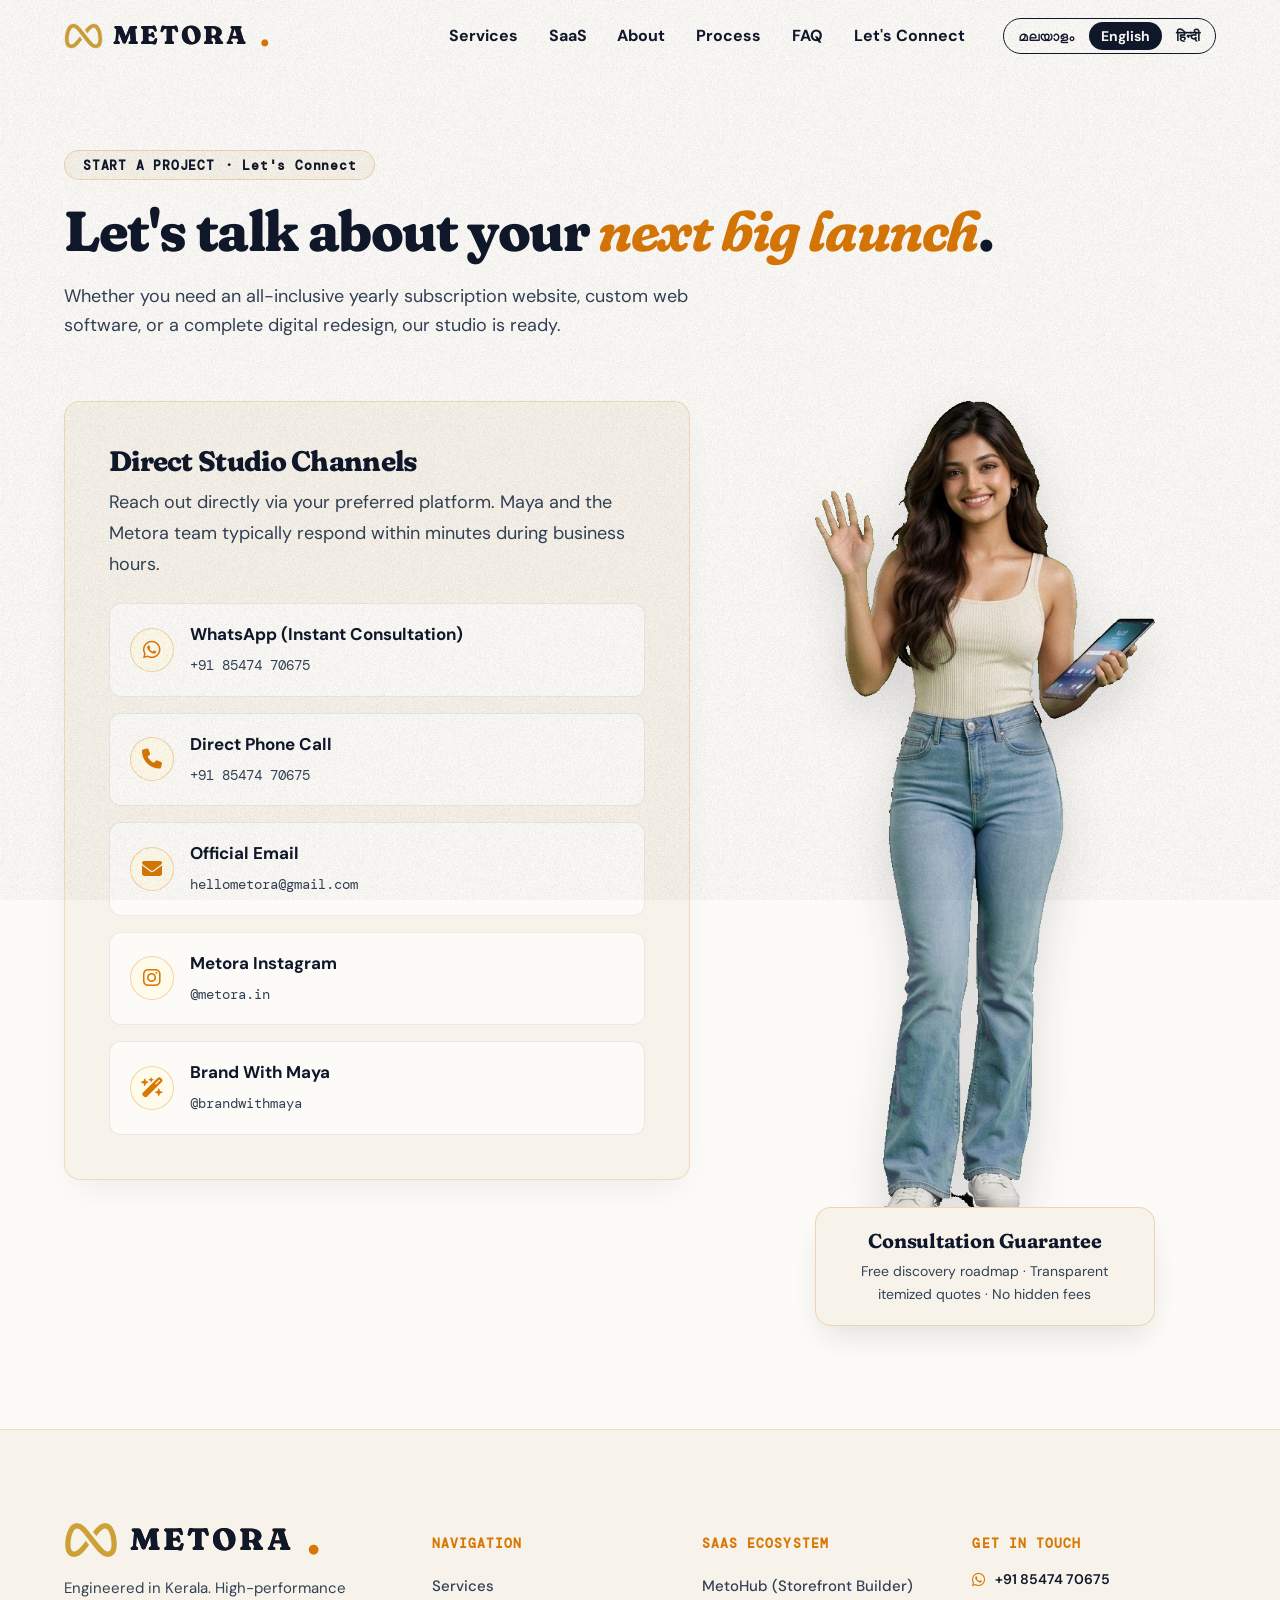
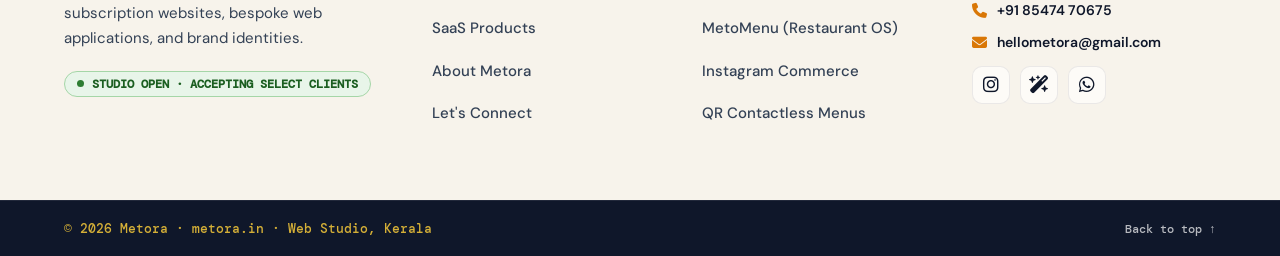
<file: contact.html>
<!doctype html>
<html lang="en">

<head>
  <base href="/">
  <meta charset="utf-8">
  <meta name="viewport" content="width=device-width, initial-scale=1, viewport-fit=cover">
  <title>Contact Metora — Start Your Digital Project | Web Studio, Kerala</title>
  <meta name="description"
    content="Get in touch with Metora and Maya. WhatsApp, email, or schedule a discovery call for your upcoming website or web tool development.">
  <link rel="canonical" href="https://metora.in/contact/">
  <meta name="theme-color" content="#FDFBF7">
  <link rel="icon" type="image/svg+xml" href="/favicon.svg?v=2">
  <link rel="icon" type="image/png" sizes="48x48" href="/favicon-48.png?v=2">
  <link rel="icon" type="image/png" sizes="32x32" href="/favicon-32.png?v=2">
  <link rel="icon" type="image/png" sizes="500x500" href="/metora-logo.png?v=2">
  <link rel="shortcut icon" href="/favicon.ico?v=2">
  <link rel="apple-touch-icon" href="/metora-logo.png?v=2">

  <link rel="preconnect" href="https://fonts.googleapis.com">
  <link rel="preconnect" href="https://fonts.gstatic.com" crossorigin>
  <link rel="stylesheet"
    href="https://fonts.googleapis.com/css2?family=DM+Mono:wght@400;500;600&family=DM+Sans:opsz,wght@9..40,400;9..40,500;9..40,600;9..40,700&family=Fraunces:ital,opsz,wght,SOFT,WONK@0,9..144,300..900,0..100,0..1;1,9..144,300..900,0..100,0..1&family=Noto+Serif+Malayalam:wght@400..900&display=swap">
  <link rel="preload" href="/fonts/manjari-regular.woff2" as="font" type="font/woff2" crossorigin>
  <link rel="preload" href="/fonts/manjari-bold.woff2" as="font" type="font/woff2" crossorigin>
  <link rel="stylesheet" href="https://cdnjs.cloudflare.com/ajax/libs/font-awesome/6.5.1/css/all.min.css"
    integrity="sha512-DTOQO9RWCH3ppGqcWaEA1BIZOC6xxalwEsw9c2QQeAIftl+Vegovlnee1c9QX4TctnWMn13TZye+giMm8e2LwA=="
    crossorigin="anonymous" referrerpolicy="no-referrer">
  <link rel="stylesheet" href="/css/style.css?v=18">

  <style>
    .contact-hero {
      padding-top: calc(var(--nav-h) + clamp(40px, 6vw, 80px));
      padding-bottom: clamp(40px, 5vw, 60px);
    }

    .contact-grid {
      display: grid;
      grid-template-columns: 1.15fr 0.85fr;
      gap: clamp(32px, 5vw, 72px);
      align-items: start;
      padding-bottom: clamp(60px, 8vw, 120px);
    }

    .contact-card {
      background: var(--paper-2);
      border: 1px solid rgba(217, 119, 6, 0.2);
      border-radius: 16px;
      padding: clamp(28px, 3.5vw, 44px);
      box-shadow: 0 16px 36px -12px rgba(15, 23, 42, 0.08);
      margin-bottom: 24px;
    }

    .channel-list {
      display: grid;
      gap: 16px;
      margin-top: 24px;
    }

    .channel-item {
      display: flex;
      align-items: center;
      gap: 16px;
      background: var(--paper);
      border: 1px solid rgba(15, 23, 42, 0.08);
      border-radius: 12px;
      padding: 16px 20px;
      text-decoration: none;
      color: var(--ink);
      transition: border-color .25s, transform .25s, box-shadow .25s;
    }

    .channel-item:hover {
      border-color: var(--red);
      transform: translateY(-2px);
      box-shadow: 0 10px 24px -10px rgba(217, 119, 6, 0.25);
    }

    .channel-icon {
      width: 44px;
      height: 44px;
      border-radius: 50%;
      background: var(--leaf);
      border: 1px solid rgba(217, 119, 6, 0.3);
      display: grid;
      place-items: center;
      font-size: 20px;
      color: var(--red);
      flex: none;
    }

    .channel-item strong {
      display: block;
      font-size: 17px;
      font-weight: 700;
    }

    .channel-item span {
      font-size: 14px;
      color: var(--ink-2);
      font-family: var(--mono);
    }

    .contact-avatar-wrap {
      position: sticky;
      top: calc(var(--nav-h) + 40px);
      display: flex;
      flex-direction: column;
      align-items: center;
      text-align: center;
    }

    .contact-avatar-wrap img {
      width: min(85%, 340px);
      height: auto;
      filter: var(--sh-cut);
    }

    .contact-badge-info {
      background: var(--paper-2);
      border: 1px solid rgba(217, 119, 6, 0.25);
      border-radius: 16px;
      padding: 20px 24px;
      margin-top: -24px;
      z-index: 2;
      width: 100%;
      max-width: 340px;
      box-shadow: 0 16px 32px -8px rgba(15, 23, 42, 0.12);
    }

    @media (max-width: 959px) {
      .contact-grid {
        grid-template-columns: 1fr;
      }

      .contact-avatar-wrap {
        position: relative;
        top: 0;
      }
    }
  </style>
</head>

<body>
  <a class="skip" href="#main">Skip to content</a>
  <div class="grain" aria-hidden="true"></div>

  <header class="nav" id="nav">
    <a class="nav__logo text-logo" href="/" aria-label="Metora — Home">
      <img class="logo-icon" src="/metora-logo.png" alt="Metora" width="28" height="28"> <span class="logo-mark">METORA</span>
      <span class="logo-dot">.</span>
    </a>
    <nav class="nav__links" aria-label="Main menu">
      <a href="/#services">Services</a>
      <a href="/saas/">SaaS</a>
      <a href="/about/">About</a>
      <a href="/#process">Process</a>
      <a href="/#faq">FAQ</a>
      <a href="/contact/" aria-current="page">Let's Connect</a>
    </nav>
    <nav class="lang" aria-label="Language switcher">
      <a href="/ml/" lang="ml" hreflang="ml"><span class="lang__full">മലയാളം</span><span class="lang__short"
          aria-hidden="true">മ</span></a>
      <a href="/contact/" lang="en" hreflang="en" aria-current="page"><span class="lang__full">English</span><span
          class="lang__short" aria-hidden="true">EN</span></a>
      <a href="/hi/" lang="hi" hreflang="hi"><span class="lang__full">हिन्दी</span><span class="lang__short"
          aria-hidden="true">हि</span></a>
    </nav>
    <button class="nav__menu" type="button" aria-expanded="false" aria-controls="menu">Menu</button>
  </header>

  <div class="menu" id="menu" hidden>
    <nav aria-label="Mobile menu">
      <a href="/">Home</a>
      <a href="/#services">Services</a>
      <a href="/saas/">SaaS</a>
      <a href="/about/">About</a>
      <a href="/#process">Process</a>
      <a href="/#faq">FAQ</a>
      <a href="/contact/">Let's Connect</a>
    </nav>
  </div>

  <main id="main">
    <section class="contact-hero wrap">
      <div class="page-hero__badge"
        style="display:inline-flex; align-items:center; gap:10px; background:var(--paper-2); border:1px solid rgba(217, 119, 6, 0.25); border-radius:999px; padding:8px 18px 7px; font:600 clamp(12px, 1.1vw, 13px)/1 var(--mono); color:var(--ink); letter-spacing:0.06em; margin-bottom:20px;">
        <b>START A PROJECT</b> · Let's Connect
      </div>
      <h1 style="font-family:var(--display); font-size:clamp(38px, 4.4vw, 68px); line-height:1.1; margin-bottom:20px;">
        Let's talk about your <span class="highlight-gold">next big launch</span>.
      </h1>
      <p style="font-size:clamp(18px, 1.3vw, 22px); line-height:1.65; color:var(--ink-2); max-width:52ch;">
        Whether you need an all-inclusive yearly subscription website, custom web software, or a complete digital
        redesign, our studio is ready.
      </p>
    </section>

    <section class="wrap">
      <div class="contact-grid">
        <div>
          <div class="contact-card">
            <h2 style="font-size:clamp(24px, 2.2vw, 32px); margin-bottom:12px;">Direct Studio Channels</h2>
            <p style="color:var(--ink-2); line-height:1.7;">Reach out directly via your preferred platform. Maya and the
              Metora team typically respond within minutes during business hours.</p>

            <div class="channel-list">
              <a class="channel-item"
                href="https://wa.me/918547470675?text=Hi%20Metora%21%20I%20would%20like%20to%20discuss%20a%20website%20project."
                target="_blank" rel="noopener">
                <div class="channel-icon"><i class="fa-brands fa-whatsapp"></i></div>
                <div>
                  <strong>WhatsApp (Instant Consultation)</strong>
                  <span>+91 85474 70675</span>
                </div>
              </a>

              <a class="channel-item" href="tel:+918547470675">
                <div class="channel-icon"><i class="fa-solid fa-phone"></i></div>
                <div>
                  <strong>Direct Phone Call</strong>
                  <span>+91 85474 70675</span>
                </div>
              </a>

              <a class="channel-item" href="mailto:hellometora@gmail.com">
                <div class="channel-icon"><i class="fa-solid fa-envelope"></i></div>
                <div>
                  <strong>Official Email</strong>
                  <span>hellometora@gmail.com</span>
                </div>
              </a>

              <a class="channel-item" href="https://www.instagram.com/metora.in/" target="_blank" rel="noopener">
                <div class="channel-icon"><i class="fa-brands fa-instagram"></i></div>
                <div>
                  <strong>Metora Instagram</strong>
                  <span>@metora.in</span>
                </div>
              </a>

              <a class="channel-item" href="https://www.instagram.com/brandwithmaya/" target="_blank" rel="noopener">
                <div class="channel-icon"><i class="fa-solid fa-wand-magic-sparkles"></i></div>
                <div>
                  <strong>Brand With Maya</strong>
                  <span>@brandwithmaya</span>
                </div>
              </a>
            </div>
          </div>
        </div>

        <div class="contact-avatar-wrap">
          <img src="/img/ello/ello-point.webp" alt="Maya guiding consultation" width="791" height="1100">
          <div class="contact-badge-info">
            <h3 style="font-size:20px; margin-bottom:6px;">Consultation Guarantee</h3>
            <p style="font-size:14px; color:var(--ink-2); line-height:1.6; margin:0;">
              Free discovery roadmap · Transparent itemized quotes · No hidden fees
            </p>
          </div>
        </div>
      </div>
    </section>
  </main>

  <footer class="footer">
    <div class="footer__inner wrap">
      <div class="footer__brand">
        <a class="footer__logo text-logo" href="/" aria-label="Metora">
          <img class="logo-icon" src="/metora-logo.png" alt="Metora" width="34" height="34"> <span class="logo-mark">METORA</span>
          <span class="logo-dot">.</span>
        </a>
        <p class="footer__tagline">Engineered in Kerala. High-performance subscription websites, bespoke web applications, and brand identities.</p>
        <div class="footer__status-badge">
          <span class="footer__status-dot"></span>
          <span>STUDIO OPEN · ACCEPTING SELECT CLIENTS</span>
        </div>
      </div>

      <div class="footer__col">
        <h4>Navigation</h4>
        <ul>
          <li><a href="/#services">Services</a></li>
          <li><a href="/saas/">SaaS Products</a></li>
          <li><a href="/about/">About Metora</a></li>
          <li><a href="/contact/" aria-current="page">Let's Connect</a></li>
        </ul>
      </div>

      <div class="footer__col">
        <h4>SaaS Ecosystem</h4>
        <ul>
          <li><a href="https://metohub.cloud/" target="_blank" rel="noopener">MetoHub (Storefront Builder)</a></li>
          <li><a href="https://metomenu.metora.in/" target="_blank" rel="noopener">MetoMenu (Restaurant OS)</a></li>
          <li><a href="/saas/#metohub">Instagram Commerce</a></li>
          <li><a href="/saas/#metomenu">QR Contactless Menus</a></li>
        </ul>
      </div>

      <div class="footer__col">
        <h4>Get In Touch</h4>
        <div class="footer__contact-items">
          <a class="footer__contact-link" href="https://wa.me/918547470675?text=Hi%20Maya%2C%20I%20would%20like%20to%20discuss%20a%20website%20project." target="_blank" rel="noopener">
            <i class="fa-brands fa-whatsapp"></i>
            <span>+91 85474 70675</span>
          </a>
          <a class="footer__contact-link" href="tel:+918547470675">
            <i class="fa-solid fa-phone"></i>
            <span>+91 85474 70675</span>
          </a>
          <a class="footer__contact-link" href="mailto:hellometora@gmail.com">
            <i class="fa-solid fa-envelope"></i>
            <span>hellometora@gmail.com</span>
          </a>
        </div>
        <div class="footer__social-row">
          <a class="footer__social-icon" href="https://www.instagram.com/metora.in/" target="_blank" rel="noopener" aria-label="Metora Instagram">
            <i class="fa-brands fa-instagram"></i>
          </a>
          <a class="footer__social-icon" href="https://www.instagram.com/brandwithmaya/" target="_blank" rel="noopener" aria-label="Brand With Maya Instagram">
            <i class="fa-solid fa-wand-magic-sparkles"></i>
          </a>
          <a class="footer__social-icon" href="https://wa.me/918547470675" target="_blank" rel="noopener" aria-label="WhatsApp Chat">
            <i class="fa-brands fa-whatsapp"></i>
          </a>
        </div>
      </div>
    </div>
    <div class="fine">
      <span>© 2026 Metora · metora.in · Web Studio, Kerala</span>
      <a href="#top" style="color: rgba(255,255,255,0.7); text-decoration: none; font-size: 12px;">Back to top ↑</a>
    </div>
  </footer>

  <script src="/js/main.js?v=15" defer></script>
</body>

</html>
</file>
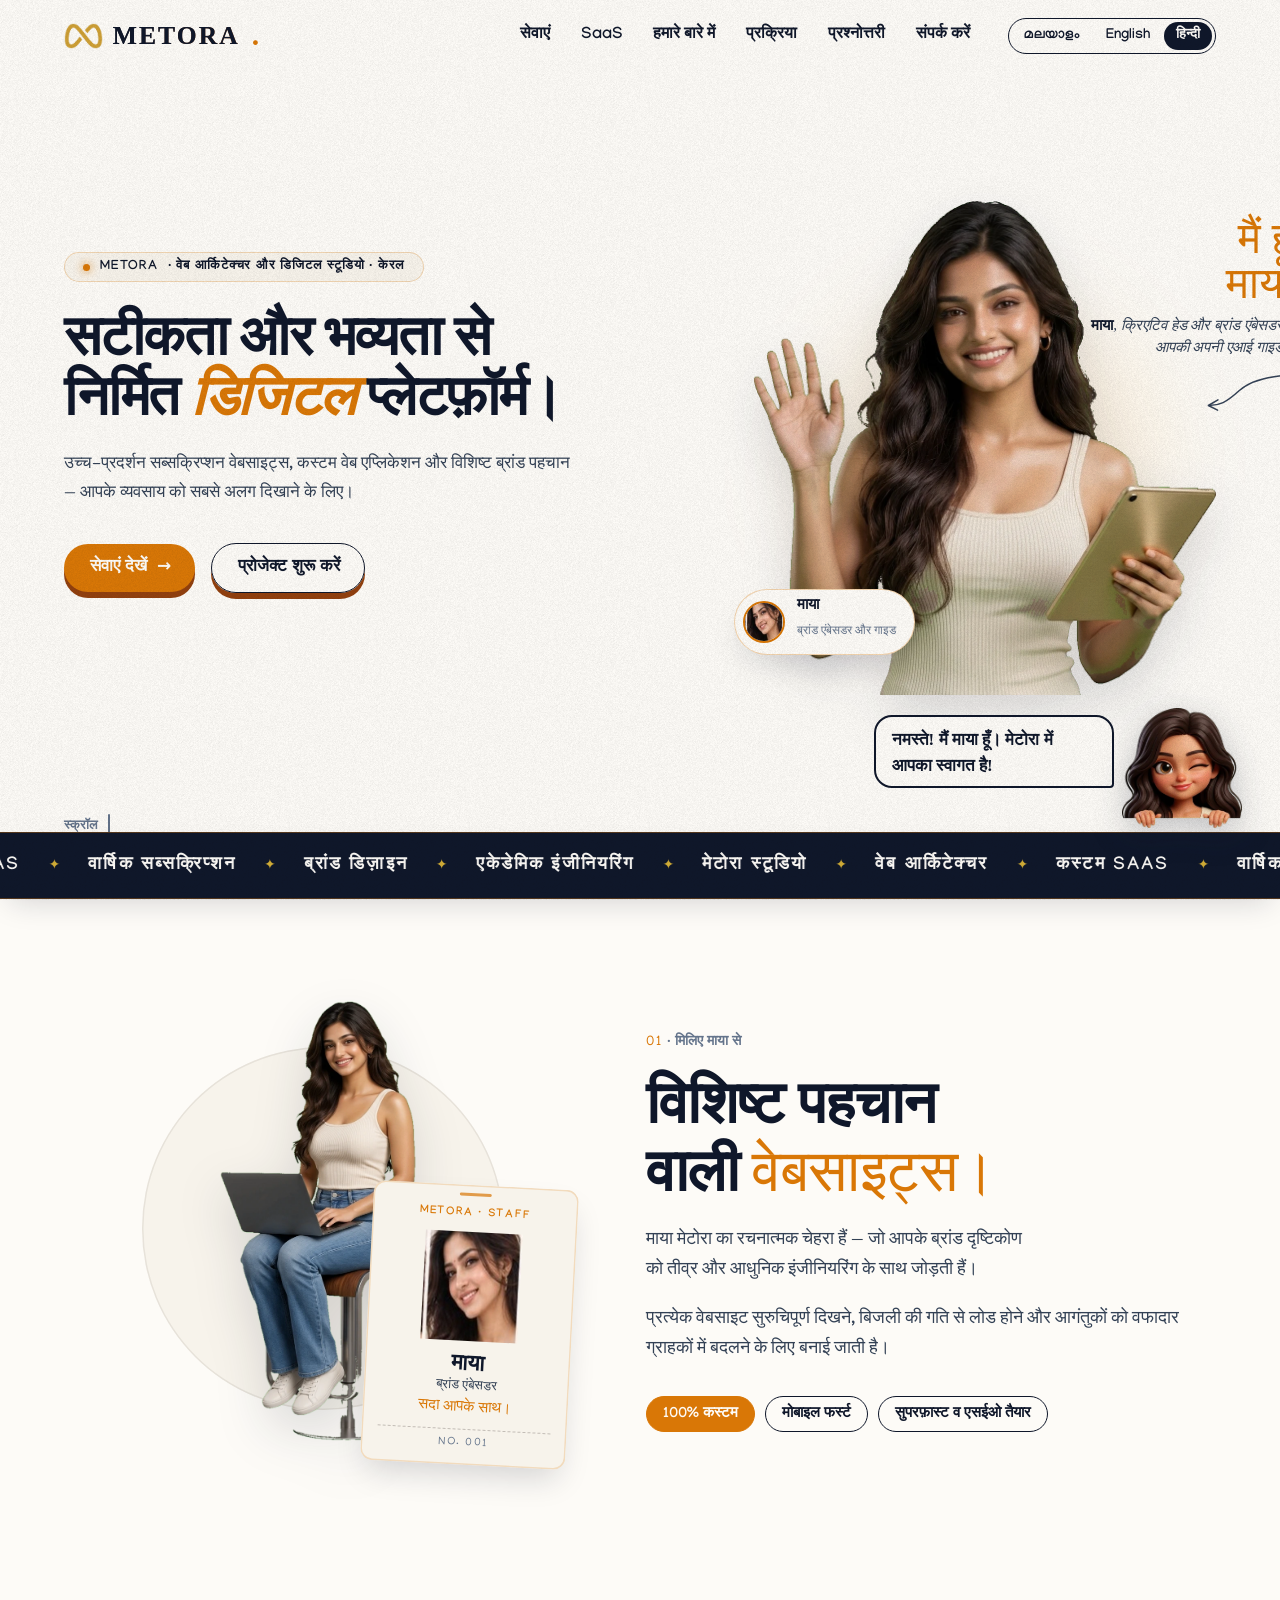
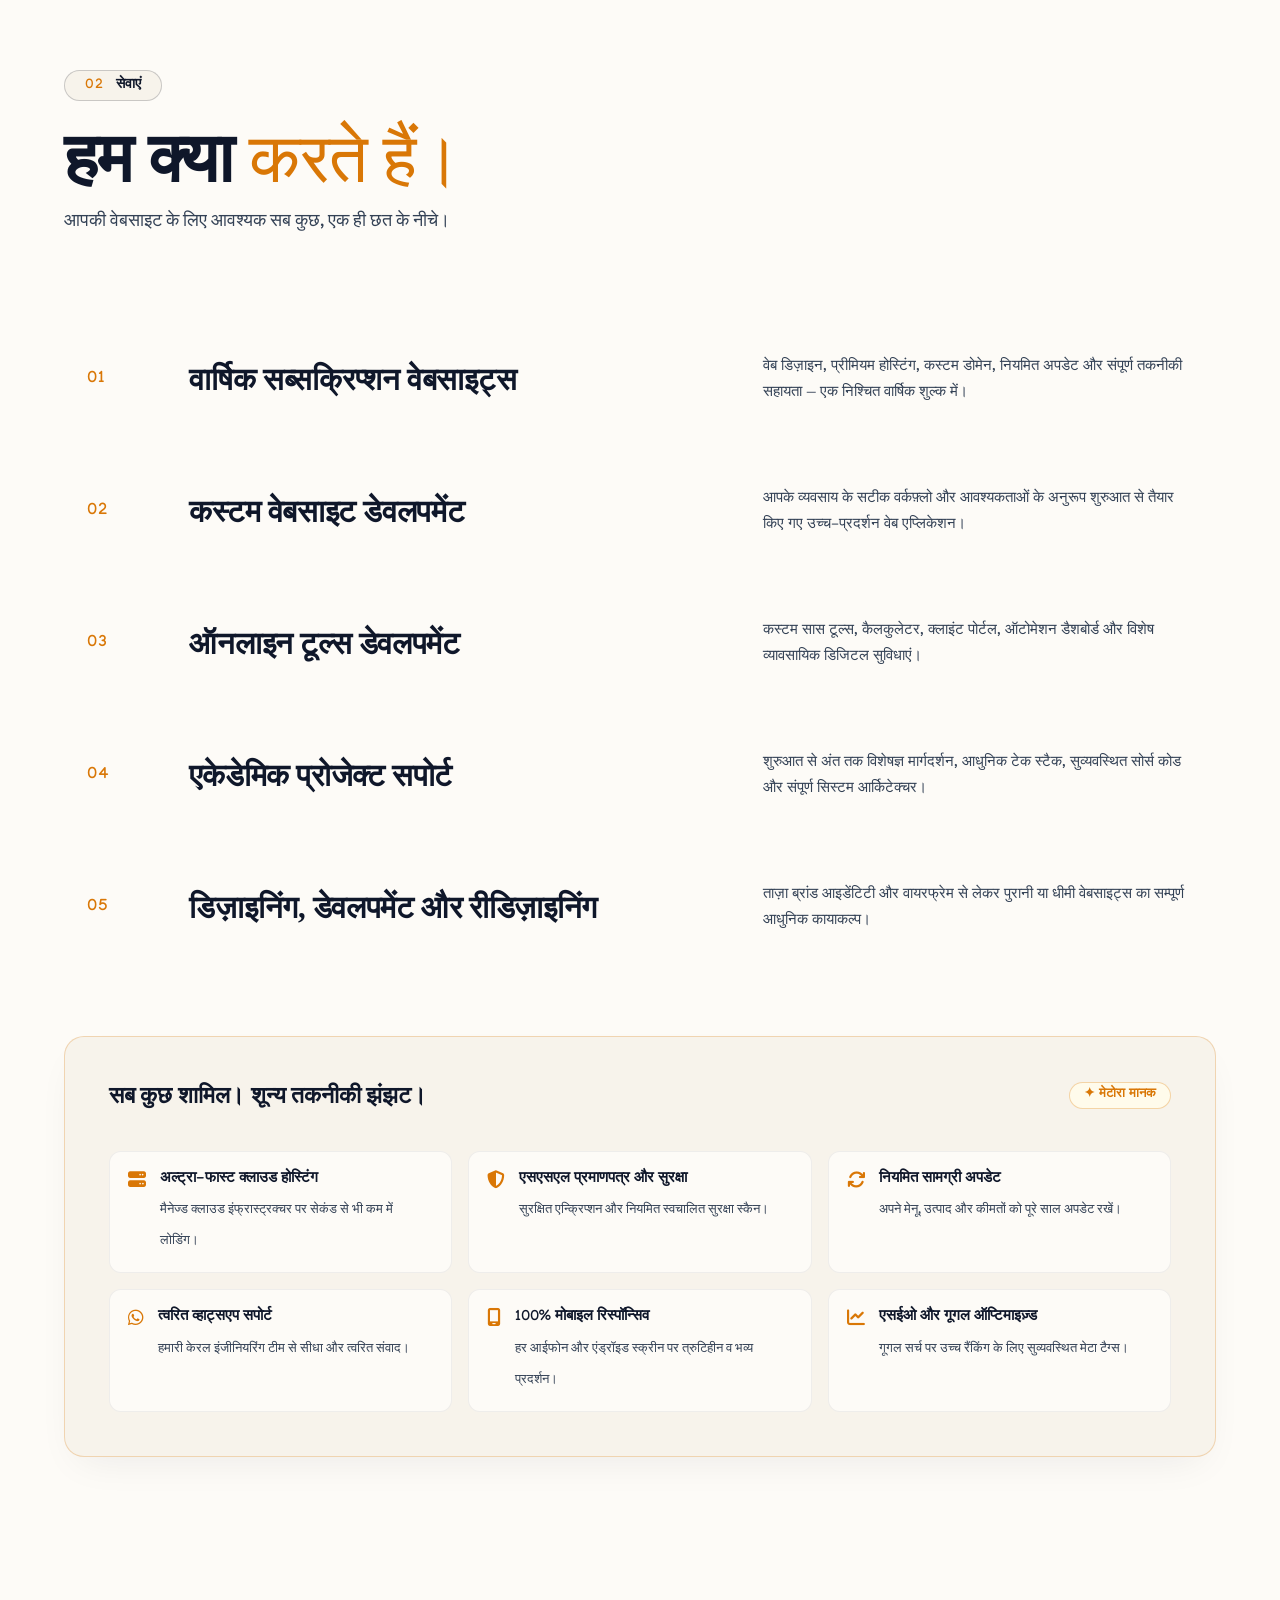
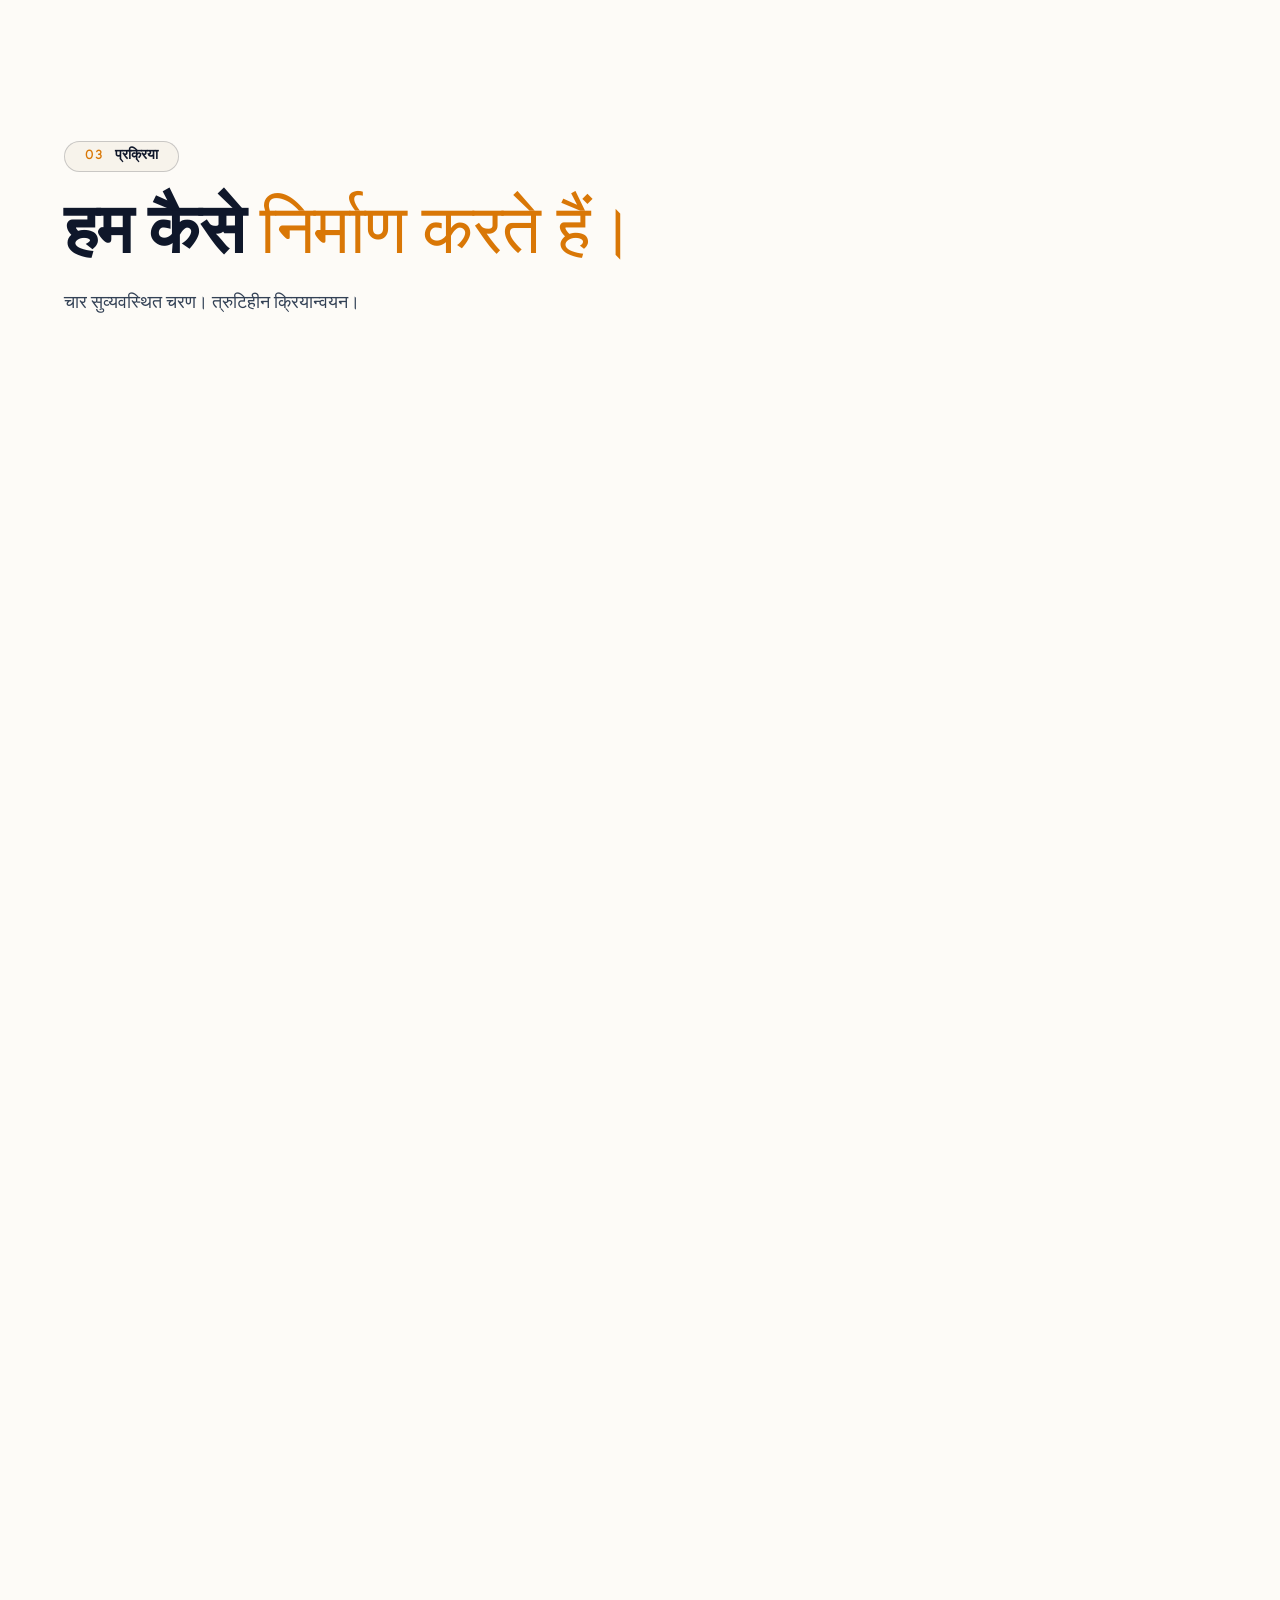
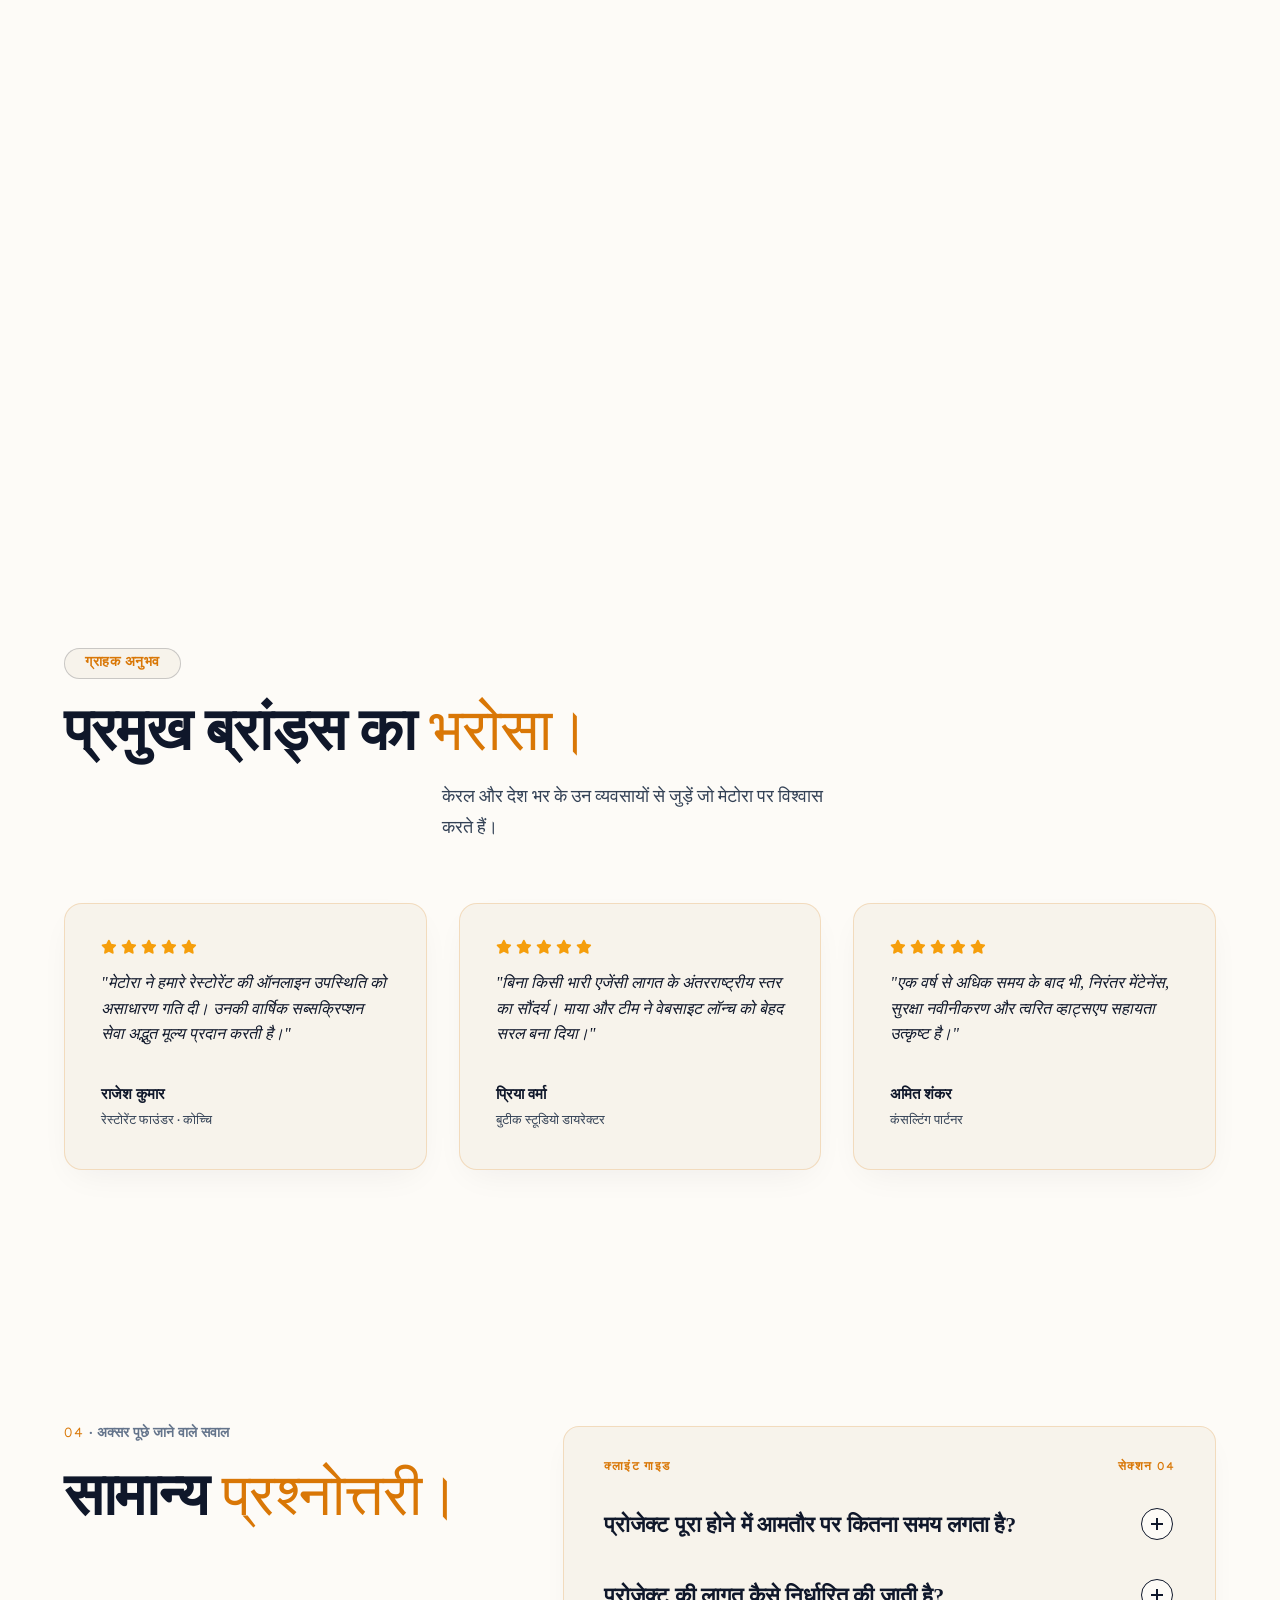
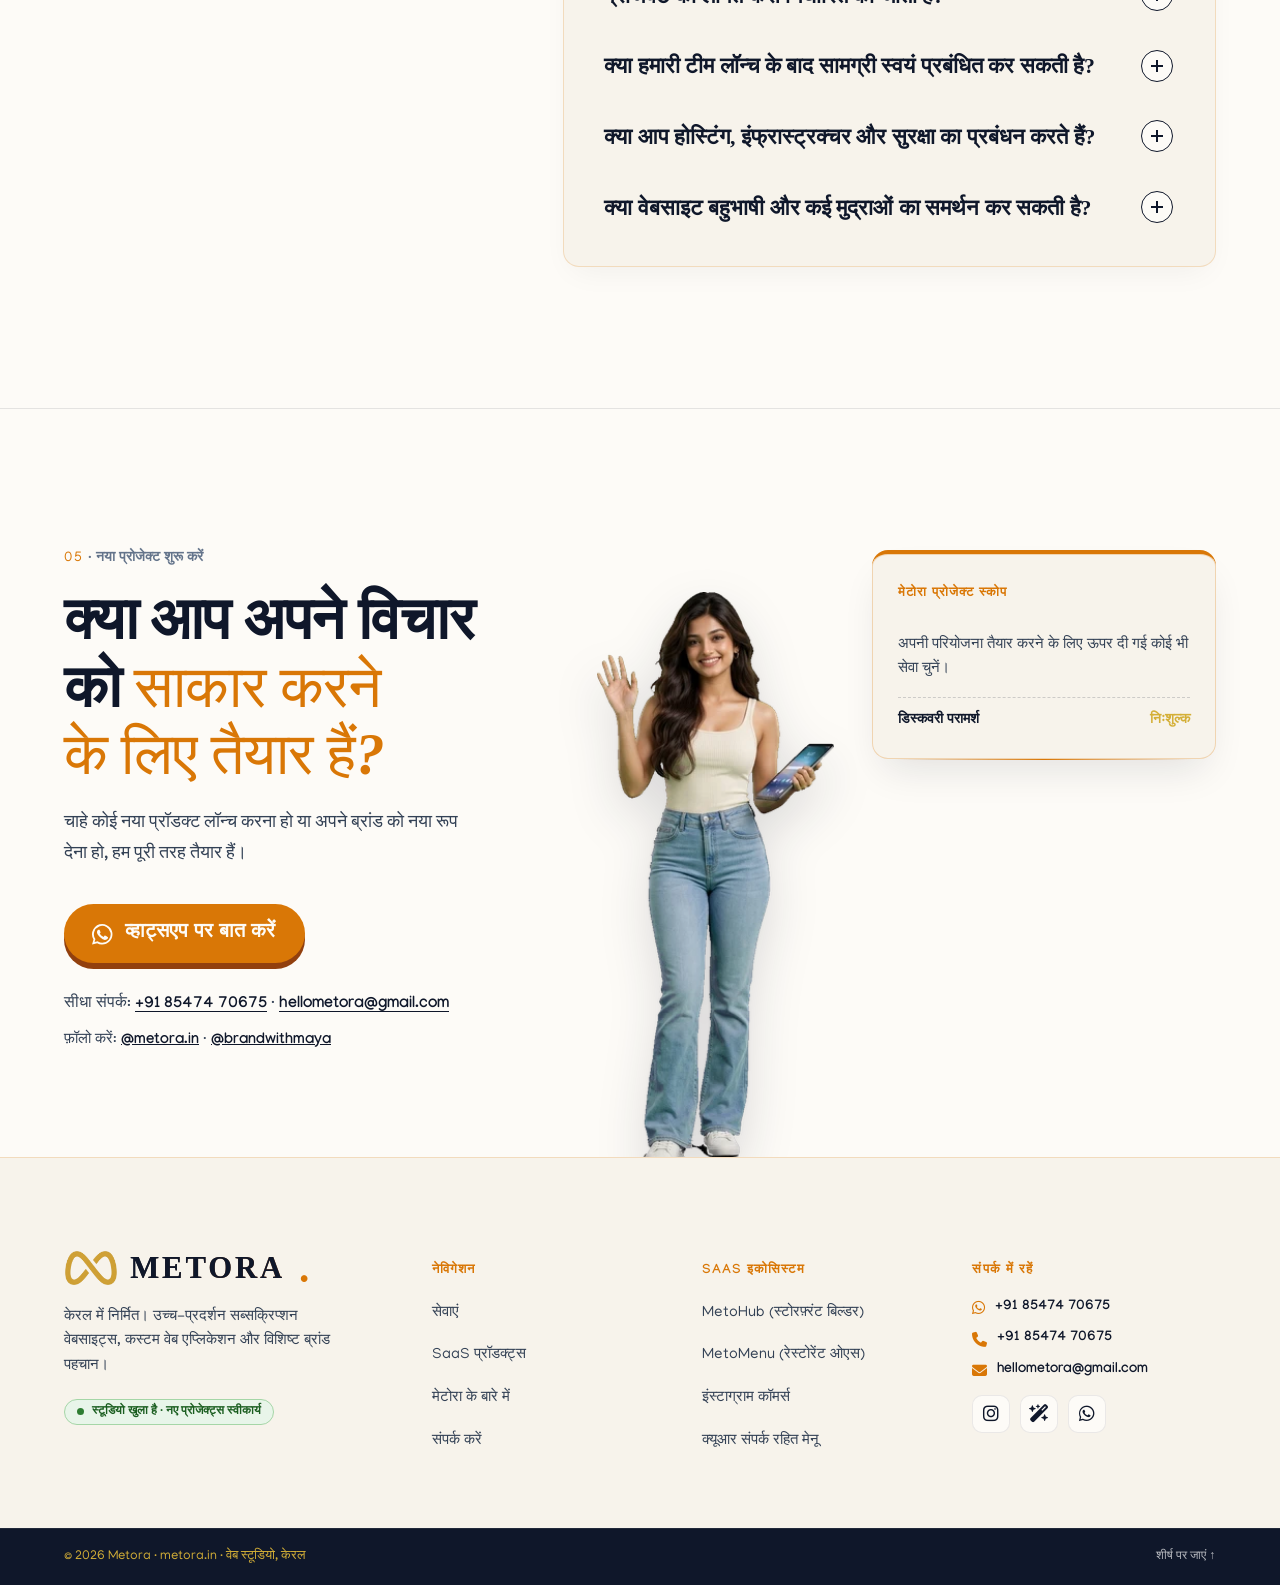
<file: hi.html>
<!doctype html>
<html lang="hi">

<head>
  <base href="/">
  <meta charset="utf-8">
  <meta http-equiv="Content-Security-Policy"
    content="default-src 'self'; script-src 'self' 'wasm-unsafe-eval' 'sha256-jNdKRlBXnvwKTIWBejNvPFUQmYcmX2qyaiQhDi4zbhg=' 'sha256-g7lVoJ3g4ZlrN4jWxIBAE+VRTVB6gbstJjNB7fqGfe8=' https://www.googletagmanager.com 'sha256-grR1NWMQLk9oU4/xo9ks4YYm/EC6IhQj7VPvExeyVww='; style-src 'self' 'unsafe-inline' https://fonts.googleapis.com https://cdnjs.cloudflare.com; img-src 'self' https://*.google-analytics.com https://*.googletagmanager.com data:; font-src 'self' https://fonts.gstatic.com https://cdnjs.cloudflare.com; connect-src 'self' https://*.google-analytics.com https://*.analytics.google.com https://*.googletagmanager.com; object-src 'none'; base-uri 'self'; form-action 'none'; manifest-src 'self'">
  <meta name="viewport" content="width=device-width, initial-scale=1, viewport-fit=cover">
  <script async src="https://www.googletagmanager.com/gtag/js?id=G-M5YCRNHH1L"></script>
  <script>
    window.dataLayer = window.dataLayer || [];
    function gtag() { dataLayer.push(arguments); }
    gtag('js', new Date());

    gtag('config', 'G-M5YCRNHH1L');
  </script>
  <title>Metora — प्रीमियम वेबसाइट्स और डिजिटल स्टूडियो | केरल</title>
  <meta name="description"
    content="अपने व्यवसाय को एक शानदार डिजिटल पहचान दें। कस्टम वेबसाइट डिज़ाइन, डेवलपमेंट, ई-कॉमर्स और एसईओ — विचार से लेकर लॉन्च तक सब कुछ मेटोरा संभालेगा।">
  <link rel="canonical" href="https://metora.in/hi/">
  <link rel="alternate" hreflang="ml" href="https://metora.in/ml/">
  <link rel="alternate" hreflang="hi" href="https://metora.in/hi/">
  <link rel="alternate" hreflang="en" href="https://metora.in/">
  <link rel="alternate" hreflang="x-default" href="https://metora.in/">
  <meta name="theme-color" content="#FDFBF7">

  <meta property="og:type" content="website">
  <meta property="og:url" content="https://metora.in/hi/">
  <meta property="og:title" content="Metora — प्रीमियम वेबसाइट्स और डिजिटल स्टूडियो">
  <meta property="og:description"
    content="शानदार डिज़ाइन और उच्च गति वाली वेबसाइट्स। केरल का क्रिएटिव वेब स्टूडियो।">
  <meta property="og:image" content="https://metora.in/img/og.jpg">
  <meta property="og:image:width" content="1200">
  <meta property="og:image:height" content="630">
  <meta property="og:locale" content="hi_IN">
  <meta property="og:locale:alternate" content="en_IN">
  <meta property="og:locale:alternate" content="ml_IN">
  <meta name="twitter:card" content="summary_large_image">
  <link rel="icon" type="image/svg+xml" href="/favicon.svg?v=2">
  <link rel="icon" type="image/png" sizes="48x48" href="/favicon-48.png?v=2">
  <link rel="icon" type="image/png" sizes="32x32" href="/favicon-32.png?v=2">
  <link rel="icon" type="image/png" sizes="500x500" href="/metora-logo.png?v=2">
  <link rel="shortcut icon" href="/favicon.ico?v=2">
  <link rel="apple-touch-icon" href="/metora-logo.png?v=2">

  <link rel="preconnect" href="https://fonts.googleapis.com">
  <link rel="preconnect" href="https://fonts.gstatic.com" crossorigin>
  <link rel="stylesheet"
    href="https://fonts.googleapis.com/css2?family=DM+Mono:wght@400;500&family=DM+Sans:opsz,wght@9..40,400;9..40,500;9..40,600&family=Fraunces:ital,opsz,wght,SOFT,WONK@0,9..144,300..900,0..100,0..1;1,9..144,300..900,0..100,0..1&family=Noto+Sans+Devanagari:wght@400;500;600;700&family=Noto+Serif+Devanagari:wght@400;600;700&family=Noto+Serif+Malayalam:wght@400..900&display=swap">
  <link rel="preload" href="fonts/manjari-regular.woff2" as="font" type="font/woff2" crossorigin>
  <link rel="preload" href="fonts/manjari-bold.woff2" as="font" type="font/woff2" crossorigin>
  <link rel="preload" href="img/ello/ello-punch.webp" as="image"
    imagesrcset="img/ello/ello-punch-820.webp 805w, img/ello/ello-punch.webp 1473w"
    imagesizes="(min-width: 960px) 46vw, 88vw">
  <link rel="stylesheet" href="https://cdnjs.cloudflare.com/ajax/libs/font-awesome/6.5.1/css/all.min.css"
    integrity="sha512-DTOQO9RWCH3ppGqcWaEA1BIZOC6xxalwEsw9c2QQeAIftl+Vegovlnee1c9QX4TctnWMn13TZye+giMm8e2LwA=="
    crossorigin="anonymous" referrerpolicy="no-referrer">
  <link rel="stylesheet" href="css/style.css?v=18">
  <script type="importmap">
  { "imports": {
    "three": "./js/vendor/three-0.170.0/three.module.min.js",
    "three/addons/": "./js/vendor/three-0.170.0/addons/"
  } }
  </script>

  <script>document.documentElement.classList.add('js'); setTimeout(function () { if (!window.__dyReady) document.documentElement.classList.remove('js') }, 3000)</script>
  <script type="application/ld+json">
  {
    "@context": "https://schema.org",
    "@type": "ProfessionalService",
    "name": "Metora",
    "alternateName": "मेटोरा",
    "url": "https://metora.in/hi/",
    "logo": "https://metora.in/icon-512.png",
    "image": "https://metora.in/img/og.jpg",
    "description": "Web design and development studio: subscription websites, custom SaaS, e-commerce, and digital branding.",
    "areaServed": "Kerala, India",
    "knowsLanguage": ["hi", "en", "ml"]
  }
  </script>
</head>

<body>
  <a class="skip" href="#main">मुख्य सामग्री पर जाएं</a>
  <div class="grain" aria-hidden="true"></div>
  <div class="toast" role="status" aria-live="polite"></div>

  <header class="nav" id="nav">
    <a class="nav__logo text-logo" href="/hi/" aria-label="मेटोरा — होम">
      <img class="logo-icon" src="/metora-logo.png" alt="Metora" width="28" height="28"> <span class="logo-mark">METORA</span>
      <span class="logo-dot">.</span>
    </a>
    <nav class="nav__links" aria-label="मुख्य मेनू">
      <a href="/hi/#services">सेवाएं</a>
      <a href="/saas/">SaaS</a>
      <a href="/about/">हमारे बारे में</a>
      <a href="/hi/#process">प्रक्रिया</a>
      <a href="/hi/#faq">प्रश्नोत्तरी</a>
      <a href="/contact/">संपर्क करें</a>
    </nav>
    <nav class="lang" aria-label="भाषा / Language">
      <a href="/ml/" lang="ml" hreflang="ml"><span class="lang__full">മലയാളം</span><span class="lang__short"
          aria-hidden="true">മ</span></a>
      <a href="/" lang="en" hreflang="en"><span class="lang__full">English</span><span class="lang__short"
          aria-hidden="true">EN</span></a>
      <a href="/hi/" lang="hi" hreflang="hi" aria-current="page"><span class="lang__full">हिन्दी</span><span
          class="lang__short" aria-hidden="true">हि</span></a>
    </nav>
    <button class="nav__menu" type="button" aria-expanded="false" aria-controls="menu">मेनू</button>
  </header>

  <div class="menu" id="menu" hidden>
    <nav aria-label="मोबाइल मेनू">
      <a href="/hi/">होम</a>
      <a href="/hi/#services">सेवाएं</a>
      <a href="/saas/">SaaS</a>
      <a href="/about/">हमारे बारे में</a>
      <a href="/hi/#process">प्रक्रिया</a>
      <a href="/hi/#faq">प्रश्नोत्तरी</a>
      <a href="/contact/">संपर्क करें</a>
    </nav>
    <img class="menu__owl" src="img/owl/owl-crossed-sm.webp" alt="" width="208" height="350" loading="lazy">
  </div>

  <main id="main">

    <section class="hero wrap" id="top" data-owl="hero">
      <div class="hero__col-left">
        <div class="hero__badge">
          <span class="hero__badge-dot"></span>
          <b>METORA</b> · वेब आर्किटेक्चर और डिजिटल स्टूडियो · केरल
        </div>
        <h1 class="hero__headline">
          सटीकता और भव्यता से निर्मित <span class="highlight-gold">डिजिटल</span> प्लेटफ़ॉर्म।
        </h1>
        <p class="hero__sub">
          उच्च-प्रदर्शन सब्सक्रिप्शन वेबसाइट्स, कस्टम वेब एप्लिकेशन और विशिष्ट ब्रांड पहचान — आपके व्यवसाय को सबसे अलग दिखाने के लिए।
        </p>
        <div class="hero__actions">
          <a class="btn btn--primary" href="#services">
            <span>सेवाएं देखें</span>
            <span aria-hidden="true">→</span>
          </a>
          <a class="btn btn--outline" href="#contact">
            <span>प्रोजेक्ट शुरू करें</span>
          </a>
        </div>
      </div>

      <div class="hero__col-right">
        <div class="hero__avatar-stage">
          <div class="hero__glow"></div>
          <img class="hero__ello" src="img/ello/ello-punch.webp"
            srcset="img/ello/ello-punch-820.webp 805w, img/ello/ello-punch.webp 1473w"
            sizes="(min-width: 960px) 42vw, 85vw" alt="माया मेटोरा प्रस्तुत करते हुए" width="1473" height="1500"
            fetchpriority="high">
          <div class="hero__note" aria-hidden="true">
            <p class="hero__note-title"><em>मैं हूँ</em> <em>माया</em></p>
            <p><b>माया</b>, क्रिएटिव हेड और ब्रांड एंबेसडर।<br>आपकी अपनी एआई गाइड।</p>
            <svg class="note-arrow" viewBox="0 0 120 70">
              <path d="M112 8 C 92 12, 64 18, 48 36 S 24 58, 10 60" />
              <path d="M21 51 L 9 60 L 22 65" />
            </svg>
          </div>
          <div class="hero__pass">
            <span class="hero__pass-avatar"><img src="img/maya/maya-idcard.webp" alt="माया"></span>
            <div>
              <strong>माया</strong>
              <span>ब्रांड एंबेसडर और गाइड</span>
            </div>
          </div>
        </div>
      </div>

      <a class="hero__scroll" href="#about" aria-label="नीचे स्क्रॉल करें"><span>स्क्रॉल</span><i></i></a>
    </section>

    <div class="ticker" aria-hidden="true">
      <div class="ticker__track" data-speed="1"></div>
      <template id="tape-words">
        <span>वेब आर्किटेक्चर</span><b>✦</b><span>कस्टम SaaS</span><b>✦</b><span>वार्षिक सब्सक्रिप्शन</span><b>✦</b><span>ब्रांड डिज़ाइन</span><b>✦</b><span>एकेडेमिक इंजीनियरिंग</span><b>✦</b><span>मेटोरा स्टूडियो</span><b>✦</b>
      </template>
    </div>

    <section class="about wrap" id="about" data-owl="about">
      <div class="about__art reveal">
        <img class="about__ello" src="img/ello/ello-about.webp"
          srcset="img/ello/ello-about-sm.webp 253w, img/ello/ello-about.webp 506w"
          sizes="(max-width: 959px) 74vw, 360px" alt="माया वेबसाइट डिज़ाइन पर काम करते हुए" width="506" height="1077"
          loading="lazy">
        <figure class="idcard" data-perch="0.5" aria-label="माया का आईडी कार्ड">
          <p class="idcard__head">METORA · STAFF</p>
          <img src="img/maya/maya-idcard.webp" alt="माया पोर्ट्रेट" width="208" height="260" loading="lazy">
          <figcaption>
            <strong>माया</strong>
            <span>ब्रांड एंबेसडर</span>
            <em>सदा आपके साथ।</em>
          </figcaption>
          <p class="idcard__no">NO. 001</p>
        </figure>
      </div>

      <div class="about__copy">
        <p class="eyebrow reveal"><b>01</b> · मिलिए माया से</p>
        <h2 class="reveal">विशिष्ट पहचान वाली <em>वेबसाइट्स।</em></h2>
        <p class="lede reveal">माया मेटोरा का रचनात्मक चेहरा हैं — जो आपके ब्रांड दृष्टिकोण को तीव्र और आधुनिक इंजीनियरिंग के साथ जोड़ती हैं।</p>
        <p class="reveal">प्रत्येक वेबसाइट सुरुचिपूर्ण दिखने, बिजली की गति से लोड होने और आगंतुकों को वफादार ग्राहकों में बदलने के लिए बनाई जाती है।</p>
        <ul class="chips reveal" role="list">
          <li class="chip chip--red" data-perch="0.6">100% कस्टम</li>
          <li class="chip">मोबाइल फर्स्ट</li>
          <li class="chip">सुपरफ़ास्ट व एसईओ तैयार</li>
        </ul>
      </div>
    </section>

    <section class="kada" id="services" data-owl="services">
      <div class="wrap">
        <header class="section-head section-head--left">
          <p class="eyebrow eyebrow--pill reveal" data-perch="0.9"><b>02</b> सेवाएं</p>
          <h2 class="reveal">हम क्या <em>करते हैं।</em></h2>
          <p class="lede reveal">आपकी वेबसाइट के लिए आवश्यक सब कुछ, एक ही छत के नीचे।</p>
        </header>

        <ol class="svc" role="list">
          <li class="svc__row reveal">
            <span class="svc__no">01</span>
            <h3 class="svc__title">वार्षिक सब्सक्रिप्शन वेबसाइट्स</h3>
            <p class="svc__note">वेब डिज़ाइन, प्रीमियम होस्टिंग, कस्टम डोमेन, नियमित अपडेट और संपूर्ण तकनीकी सहायता — एक निश्चित वार्षिक शुल्क में।</p>
            <img class="svc__img" src="img/ello/ello-sketch.webp"
              srcset="img/ello/ello-sketch-sm.webp 246w, img/ello/ello-sketch.webp 493w" sizes="120px"
              alt="माया सब्सक्रिप्शन टैबलेट के साथ" width="493" height="900" loading="lazy" draggable="false">
            <button class="svc__pick" type="button" aria-pressed="false" data-id="subscription"
              data-name="वार्षिक सब्सक्रिप्शन वेबसाइट्स"></button>
          </li>
          <li class="svc__row reveal" data-perch="0.76" data-perch-media="(max-width: 959px)">
            <span class="svc__no">02</span>
            <h3 class="svc__title">कस्टम वेबसाइट डेवलपमेंट</h3>
            <p class="svc__note">आपके व्यवसाय के सटीक वर्कफ़्लो और आवश्यकताओं के अनुरूप शुरुआत से तैयार किए गए उच्च-प्रदर्शन वेब एप्लिकेशन।</p>
            <img class="svc__img" src="img/ello/ello-laptop.webp"
              srcset="img/ello/ello-laptop-sm.webp 334w, img/ello/ello-laptop.webp 668w" sizes="120px"
              alt="माया लैपटॉप पर कोडिंग करते हुए" width="668" height="900" loading="lazy" draggable="false">
            <button class="svc__pick" type="button" aria-pressed="false" data-id="custom-dev"
              data-name="कस्टम वेबसाइट डेवलपमेंट"></button>
          </li>
          <li class="svc__row reveal">
            <span class="svc__no">03</span>
            <h3 class="svc__title">ऑनलाइन टूल्स डेवलपमेंट</h3>
            <p class="svc__note">कस्टम सास टूल्स, कैलकुलेटर, क्लाइंट पोर्टल, ऑटोमेशन डैशबोर्ड और विशेष व्यावसायिक डिजिटल सुविधाएं।</p>
            <img class="svc__img" src="img/ello/ello-point.webp"
              srcset="img/ello/ello-point-sm.webp 396w, img/ello/ello-point.webp 791w" sizes="120px"
              alt="माया टूल्स की ओर इशारा करते हुए" width="791" height="1100" loading="lazy" draggable="false">
            <button class="svc__pick" type="button" aria-pressed="false" data-id="online-tools"
              data-name="ऑनलाइन टूल्स डेवलपमेंट"></button>
          </li>
          <li class="svc__row reveal">
            <span class="svc__no">04</span>
            <h3 class="svc__title">एकेडेमिक प्रोजेक्ट सपोर्ट</h3>
            <p class="svc__note">शुरुआत से अंत तक विशेषज्ञ मार्गदर्शन, आधुनिक टेक स्टैक, सुव्यवस्थित सोर्स कोड और संपूर्ण सिस्टम आर्किटेक्चर।</p>
            <img class="svc__img" src="img/ello/ello-jump.webp"
              srcset="img/ello/ello-jump-sm.webp 368w, img/ello/ello-jump.webp 735w" sizes="120px"
              alt="माया एकेडेमिक सफलता मनाते हुए" width="735" height="900" loading="lazy" draggable="false">
            <button class="svc__pick" type="button" aria-pressed="false" data-id="academic-support"
              data-name="एकेडेमिक प्रोजेक्ट सपोर्ट"></button>
          </li>
          <li class="svc__row reveal" data-perch="0.76" data-perch-media="(max-width: 959px)">
            <span class="svc__no">05</span>
            <h3 class="svc__title">डिज़ाइनिंग, डेवलपमेंट और रीडिज़ाइनिंग</h3>
            <p class="svc__note">ताज़ा ब्रांड आइडेंटिटी और वायरफ्रेम से लेकर पुरानी या धीमी वेबसाइट्स का सम्पूर्ण आधुनिक कायाकल्प।</p>
            <img class="svc__img" src="img/ello/ello-punch-820.webp" alt="माया रीडिज़ाइन" width="805" height="820"
              loading="lazy" draggable="false">
            <button class="svc__pick" type="button" aria-pressed="false" data-id="design-dev-redesign"
              data-name="डिज़ाइनिंग, डेवलपमेंट और रीडिज़ाइनिंग"></button>
          </li>
        </ol>

        <!-- All-Inclusive Guarantee Box -->
        <div class="included-box reveal">
          <div class="included-box__head">
            <h3>सब कुछ शामिल। शून्य तकनीकी झंझट।</h3>
            <span class="included-badge">✦ मेटोरा मानक</span>
          </div>
          <div class="included-grid">
            <div class="included-item">
              <i class="fa-solid fa-server"></i>
              <div>
                <strong>अल्ट्रा-फास्ट क्लाउड होस्टिंग</strong>
                <span>मैनेज्ड क्लाउड इंफ्रास्ट्रक्चर पर सेकंड से भी कम में लोडिंग।</span>
              </div>
            </div>
            <div class="included-item">
              <i class="fa-solid fa-shield-halved"></i>
              <div>
                <strong>एसएसएल प्रमाणपत्र और सुरक्षा</strong>
                <span>सुरक्षित एन्क्रिप्शन और नियमित स्वचालित सुरक्षा स्कैन।</span>
              </div>
            </div>
            <div class="included-item">
              <i class="fa-solid fa-arrows-rotate"></i>
              <div>
                <strong>नियमित सामग्री अपडेट</strong>
                <span>अपने मेनू, उत्पाद और कीमतों को पूरे साल अपडेट रखें।</span>
              </div>
            </div>
            <div class="included-item">
              <i class="fa-brands fa-whatsapp"></i>
              <div>
                <strong>त्वरित व्हाट्सएप सपोर्ट</strong>
                <span>हमारी केरल इंजीनियरिंग टीम से सीधा और त्वरित संवाद।</span>
              </div>
            </div>
            <div class="included-item">
              <i class="fa-solid fa-mobile-screen"></i>
              <div>
                <strong>100% मोबाइल रिस्पॉन्सिव</strong>
                <span>हर आईफोन और एंड्रॉइड स्क्रीन पर त्रुटिहीन व भव्य प्रदर्शन।</span>
              </div>
            </div>
            <div class="included-item">
              <i class="fa-solid fa-chart-line"></i>
              <div>
                <strong>एसईओ और गूगल ऑप्टिमाइज़्ड</strong>
                <span>गूगल सर्च पर उच्च रैंकिंग के लिए सुव्यवस्थित मेटा टैग्स।</span>
              </div>
            </div>
          </div>
        </div>
      </div>
    </section>

    <section class="process" id="process" data-owl="process">
      <div class="process__pin wrap">
        <header class="section-head section-head--left">
          <p class="eyebrow eyebrow--pill reveal" data-perch="0.9"><b>03</b> प्रक्रिया</p>
          <h2 class="reveal">हम कैसे <em>निर्माण करते हैं।</em></h2>
          <p class="lede reveal">चार सुव्यवस्थित चरण। त्रुटिहीन क्रियान्वयन।</p>
        </header>
        <ol class="cards" role="list">
          <li class="card reveal" data-perch="0.72" data-perch-media="(max-width: 1100px)">
            <span class="card__no" aria-hidden="true">1</span>
            <img class="card__img" src="img/ello/ello-chai-sm.webp" alt="माया डिस्कवरी चर्चा" width="204" height="450"
              loading="lazy">
            <h3>रणनीति और डिस्कवरी</h3>
            <p>हम आपके व्यावसायिक लक्ष्यों, लक्षित दर्शकों और डिजिटल रोडमैप का गहराई से विश्लेषण करते हैं।</p>
          </li>
          <li class="card reveal" data-perch="0.72" data-perch-media="(max-width: 1100px)">
            <span class="card__no" aria-hidden="true">2</span>
            <img class="card__img" src="img/ello/ello-sketch-sm.webp" alt="माया यूआई आर्किटेक्चर" width="246"
              height="450" loading="lazy">
            <h3>यूआई/यूएक्स और ब्लूप्रिंट</h3>
            <p>इंटरएक्टिव वायरफ्रेम और रिस्पॉन्सिव डिज़ाइन जब तक कि प्रत्येक पिक्सेल पूर्ण रूप से सटीक न हो जाए।</p>
          </li>
          <li class="card reveal" data-perch="0.72" data-perch-media="(max-width: 1100px)">
            <span class="card__no" aria-hidden="true">3</span>
            <img class="card__img" src="img/ello/ello-laptop-sm.webp" alt="माया सुदृढ़ कोडिंग करते हुए" width="334"
              height="450" loading="lazy">
            <h3>फुल-स्टैक निर्माण</h3>
            <p>सटीक मॉड्यूलर आर्किटेक्चर, संपूर्ण टेस्टिंग और अत्यंत तीव्र गति वाली इंजीनियरिंग।</p>
          </li>
          <li class="card reveal" data-perch="0.72" data-perch-media="(max-width: 1100px)">
            <span class="card__no" aria-hidden="true">4</span>
            <img class="card__img" src="img/ello/ello-jump-sm.webp" alt="माया लाइव लॉन्च मनाते हुए" width="368" height="450"
              loading="lazy">
            <h3>लाइव डिप्लॉयमेंट</h3>
            <p>क्लाउड सेटअप, सीडीएन, डोमेन डीएनएस, एसएसएल सुरक्षा और आपके नए प्लेटफ़ॉर्म का सफल लॉन्च।</p>
          </li>
        </ol>
      </div>
    </section>

    <!-- Testimonials Section -->
    <section class="testimonials wrap" id="testimonials">
      <header class="section-head section-head--left">
        <p class="eyebrow eyebrow--pill reveal"><b>ग्राहक अनुभव</b></p>
        <h2 class="reveal">प्रमुख ब्रांड्स का <em>भरोसा।</em></h2>
        <p class="lede reveal">केरल और देश भर के उन व्यवसायों से जुड़ें जो मेटोरा पर विश्वास करते हैं।</p>
      </header>
      <div class="testi-grid">
        <div class="testi-card reveal">
          <div>
            <div class="testi-stars">
              <i class="fa-solid fa-star"></i><i class="fa-solid fa-star"></i><i class="fa-solid fa-star"></i><i
                class="fa-solid fa-star"></i><i class="fa-solid fa-star"></i>
            </div>
            <blockquote>"मेटोरा ने हमारे रेस्टोरेंट की ऑनलाइन उपस्थिति को असाधारण गति दी। उनकी वार्षिक सब्सक्रिप्शन सेवा अद्भुत मूल्य प्रदान करती है।"</blockquote>
          </div>
          <div class="testi-author">
            <strong>राजेश कुमार</strong>
            <span>रेस्टोरेंट फाउंडर · कोच्चि</span>
          </div>
        </div>

        <div class="testi-card reveal">
          <div>
            <div class="testi-stars">
              <i class="fa-solid fa-star"></i><i class="fa-solid fa-star"></i><i class="fa-solid fa-star"></i><i
                class="fa-solid fa-star"></i><i class="fa-solid fa-star"></i>
            </div>
            <blockquote>"बिना किसी भारी एजेंसी लागत के अंतरराष्ट्रीय स्तर का सौंदर्य। माया और टीम ने वेबसाइट लॉन्च को बेहद सरल बना दिया।"</blockquote>
          </div>
          <div class="testi-author">
            <strong>प्रिया वर्मा</strong>
            <span>बुटीक स्टूडियो डायरेक्टर</span>
          </div>
        </div>

        <div class="testi-card reveal">
          <div>
            <div class="testi-stars">
              <i class="fa-solid fa-star"></i><i class="fa-solid fa-star"></i><i class="fa-solid fa-star"></i><i
                class="fa-solid fa-star"></i><i class="fa-solid fa-star"></i>
            </div>
            <blockquote>"एक वर्ष से अधिक समय के बाद भी, निरंतर मेंटेनेंस, सुरक्षा नवीनीकरण और त्वरित व्हाट्सएप सहायता उत्कृष्ट है।"</blockquote>
          </div>
          <div class="testi-author">
            <strong>अमित शंकर</strong>
            <span>कंसल्टिंग पार्टनर</span>
          </div>
        </div>
      </div>
    </section>

    <section class="faq wrap" id="faq" data-owl="faq">
      <header class="section-head section-head--left">
        <p class="eyebrow reveal" data-perch="0.9"><b>04</b> · अक्सर पूछे जाने वाले सवाल</p>
        <h2 class="reveal">सामान्य <em>प्रश्नोत्तरी।</em></h2>
      </header>
      <div class="pad reveal">
        <p class="pad__head"><span>क्लाइंट गाइड</span><span>सेक्शन 04</span></p>
        <details class="qa" data-perch="0.8">
          <summary>प्रोजेक्ट पूरा होने में आमतौर पर कितना समय लगता है?</summary>
          <p>यह आपकी आवश्यकताओं और सुविधाओं पर निर्भर करता है। डिस्कवरी चर्चा के तुरंत बाद आपको एक विस्तृत टाइमलाइन और डिलीवरी रोडमैप प्राप्त होगा।</p>
        </details>
        <details class="qa" data-perch="0.8">
          <summary>प्रोजेक्ट की लागत कैसे निर्धारित की जाती है?</summary>
          <p>प्रत्येक व्यवसाय की आवश्यकताएं अनूठी होती हैं। हम बिना किसी छिपे हुए खर्च के स्पष्ट मदवार प्रस्ताव अथवा निश्चित वार्षिक सब्सक्रिप्शन प्रदान करते हैं।</p>
        </details>
        <details class="qa" data-perch="0.8">
          <summary>क्या हमारी टीम लॉन्च के बाद सामग्री स्वयं प्रबंधित कर सकती है?</summary>
          <p>हाँ, बिल्कुल। हम उपयोग में आसान एडमिन डैशबोर्ड बनाते हैं और आपकी टीम के लिए संपूर्ण वॉकथ्रू गाइड प्रदान करते हैं।</p>
        </details>
        <details class="qa" data-perch="0.8">
          <summary>क्या आप होस्टिंग, इंफ्रास्ट्रक्चर और सुरक्षा का प्रबंधन करते हैं?</summary>
          <p>हाँ, पूरी तरह से। हाई-स्पीड क्लाउड होस्टिंग, डोमेन, स्वचालित बैकअप और एसएसएल प्रमाणपत्र सभी हमारे द्वारा प्रबंधित होते हैं।</p>
        </details>
        <details class="qa" data-perch="0.8">
          <summary>क्या वेबसाइट बहुभाषी और कई मुद्राओं का समर्थन कर सकती है?</summary>
          <p>बिल्कुल। चाहे हिन्दी, अंग्रेजी, मलयालम हो या अंतर्राष्ट्रीय मुद्राएं, हम सहज स्थानीयकृत अनुभव तैयार करते हैं।</p>
        </details>
      </div>
    </section>

    <section class="contact" id="contact" data-owl="contact">
      <div class="contact__inner wrap">
        <div class="contact__copy">
          <p class="eyebrow reveal" data-perch="0.9"><b>05</b> · नया प्रोजेक्ट शुरू करें</p>
          <h2 class="reveal">क्या आप अपने विचार को <em>साकार करने के लिए तैयार हैं?</em></h2>
          <p class="lede reveal">चाहे कोई नया प्रॉडक्ट लॉन्च करना हो या अपने ब्रांड को नया रूप देना हो, हम पूरी तरह तैयार हैं।</p>
          <a class="btn btn--xl reveal" id="wa-cta" data-perch="0.78" data-perch-dy="2"
            href="https://wa.me/918547470675?text=नमस्ते%20Metora!%20मुझे%20एक%20वेबसाइट%20चाहिए।" target="_blank"
            rel="noopener">
            <svg class="wa" viewBox="0 0 24 24" aria-hidden="true">
              <path
                d="M12 2a10 10 0 0 0-8.6 15.1L2 22l5-1.3A10 10 0 1 0 12 2Zm0 18.2a8.2 8.2 0 0 1-4.2-1.2l-.3-.2-3 .8.8-2.9-.2-.3A8.2 8.2 0 1 1 12 20.2Zm4.5-6.1c-.2-.1-1.5-.7-1.7-.8-.2-.1-.4-.1-.6.1l-.8 1c-.1.2-.3.2-.5.1a6.7 6.7 0 0 1-3.3-2.9c-.3-.4.3-.4.7-1.3.1-.2 0-.3 0-.4l-.8-1.9c-.2-.5-.4-.4-.6-.4h-.5a1 1 0 0 0-.7.3 3 3 0 0 0-.9 2.2 5.2 5.2 0 0 0 1.1 2.7 11.8 11.8 0 0 0 4.5 4c1.7.7 2.3.8 3.2.6a2.7 2.7 0 0 0 1.8-1.2 2.2 2.2 0 0 0 .2-1.3c-.1-.1-.3-.2-.5-.3Z" />
            </svg>
            <span class="wa-label">व्हाट्सएप पर बात करें</span>
          </a>
          <p class="contact__alt reveal">
            सीधा संपर्क: <a href="tel:+918547470675">+91 85474 70675</a>
            <span aria-hidden="true">·</span>
            <a href="mailto:hellometora@gmail.com">hellometora@gmail.com</a>
          </p>
          <p class="contact__socials reveal" style="margin-top: 10px; font-size: 15px; color: var(--ink-2);">
            फ़ॉलो करें: <a href="https://www.instagram.com/metora.in/" target="_blank" rel="noopener"
              style="font-weight: 700; color: var(--ink);">@metora.in</a>
            <span aria-hidden="true">·</span>
            <a href="https://www.instagram.com/brandwithmaya/" target="_blank" rel="noopener"
              style="font-weight: 700; color: var(--ink);">@brandwithmaya</a>
          </p>
        </div>

        <img class="contact__ello" src="img/ello/ello-point.webp"
          srcset="img/ello/ello-point-sm.webp 396w, img/ello/ello-point.webp 791w"
          sizes="(max-width: 959px) 60vw, 280px" alt="" width="791" height="1100" loading="lazy">

        <aside class="bill reveal" data-perch="0.7" data-perch-media="(max-width: 959px)"
          aria-label="प्रोजेक्ट स्कोप कैलकुलेटर">
          <p class="bill__head"><span>मेटोरा प्रोजेक्ट स्कोप</span></p>
          <ol class="bill__list" role="list" id="bill-list"></ol>
          <p class="bill__empty" id="bill-empty">अपनी परियोजना तैयार करने के लिए ऊपर दी गई कोई भी सेवा चुनें।</p>
          <p class="bill__line"><span>डिस्कवरी परामर्श</span><span>निःशुल्क</span></p>
        </aside>
      </div>
    </section>
  </main>

  <footer class="footer">
    <div class="footer__inner wrap">
      <div class="footer__brand">
        <a class="footer__logo text-logo" href="/hi/" aria-label="Metora">
          <img class="logo-icon" src="/metora-logo.png" alt="Metora" width="34" height="34"> <span class="logo-mark">METORA</span>
          <span class="logo-dot">.</span>
        </a>
        <p class="footer__tagline">केरल में निर्मित। उच्च-प्रदर्शन सब्सक्रिप्शन वेबसाइट्स, कस्टम वेब एप्लिकेशन और विशिष्ट ब्रांड पहचान।</p>
        <div class="footer__status-badge">
          <span class="footer__status-dot"></span>
          <span>स्टूडियो खुला है · नए प्रोजेक्ट्स स्वीकार्य</span>
        </div>
      </div>

      <div class="footer__col">
        <h4>नेविगेशन</h4>
        <ul>
          <li><a href="/hi/#services">सेवाएं</a></li>
          <li><a href="/saas/">SaaS प्रॉडक्ट्स</a></li>
          <li><a href="/about/">मेटोरा के बारे में</a></li>
          <li><a href="/contact/">संपर्क करें</a></li>
        </ul>
      </div>

      <div class="footer__col">
        <h4>SaaS इकोसिस्टम</h4>
        <ul>
          <li><a href="https://metohub.cloud/" target="_blank" rel="noopener">MetoHub (स्टोरफ़्रंट बिल्डर)</a></li>
          <li><a href="https://metomenu.metora.in/" target="_blank" rel="noopener">MetoMenu (रेस्टोरेंट ओएस)</a></li>
          <li><a href="/saas/#metohub">इंस्टाग्राम कॉमर्स</a></li>
          <li><a href="/saas/#metomenu">क्यूआर संपर्क रहित मेनू</a></li>
        </ul>
      </div>

      <div class="footer__col">
        <h4>संपर्क में रहें</h4>
        <div class="footer__contact-items">
          <a class="footer__contact-link" href="https://wa.me/918547470675?text=नमस्ते%20माया,%20मुझे%20वेबसाइट%20प्रोजेक्ट%20पर%20बात%20करनी%20है।" target="_blank" rel="noopener">
            <i class="fa-brands fa-whatsapp"></i>
            <span>+91 85474 70675</span>
          </a>
          <a class="footer__contact-link" href="tel:+918547470675">
            <i class="fa-solid fa-phone"></i>
            <span>+91 85474 70675</span>
          </a>
          <a class="footer__contact-link" href="mailto:hellometora@gmail.com">
            <i class="fa-solid fa-envelope"></i>
            <span>hellometora@gmail.com</span>
          </a>
        </div>
        <div class="footer__social-row">
          <a class="footer__social-icon" href="https://www.instagram.com/metora.in/" target="_blank" rel="noopener" aria-label="Metora Instagram">
            <i class="fa-brands fa-instagram"></i>
          </a>
          <a class="footer__social-icon" href="https://www.instagram.com/brandwithmaya/" target="_blank" rel="noopener" aria-label="Brand With Maya Instagram">
            <i class="fa-solid fa-wand-magic-sparkles"></i>
          </a>
          <a class="footer__social-icon" href="https://wa.me/918547470675" target="_blank" rel="noopener" aria-label="WhatsApp Chat">
            <i class="fa-brands fa-whatsapp"></i>
          </a>
        </div>
      </div>
    </div>
    <div class="fine">
      <span>© 2026 Metora · metora.in · वेब स्टूडियो, केरल</span>
      <a href="#top" style="color: rgba(255,255,255,0.7); text-decoration: none; font-size: 12px;">शीर्ष पर जाएं ↑</a>
    </div>
  </footer>

  <aside class="owl" id="owl" aria-label="Maya Avatar">
    <p class="owl__bubble" role="status" aria-live="polite"></p>
    <button class="owl__body" type="button" aria-label="Say hi to Maya">
      <img src="img/owl/owl-peek-sm.webp" alt="" width="350" height="268">
    </button>
  </aside>

  <script src="js/main.js?v=15" defer></script>
</body>

</html>
</file>
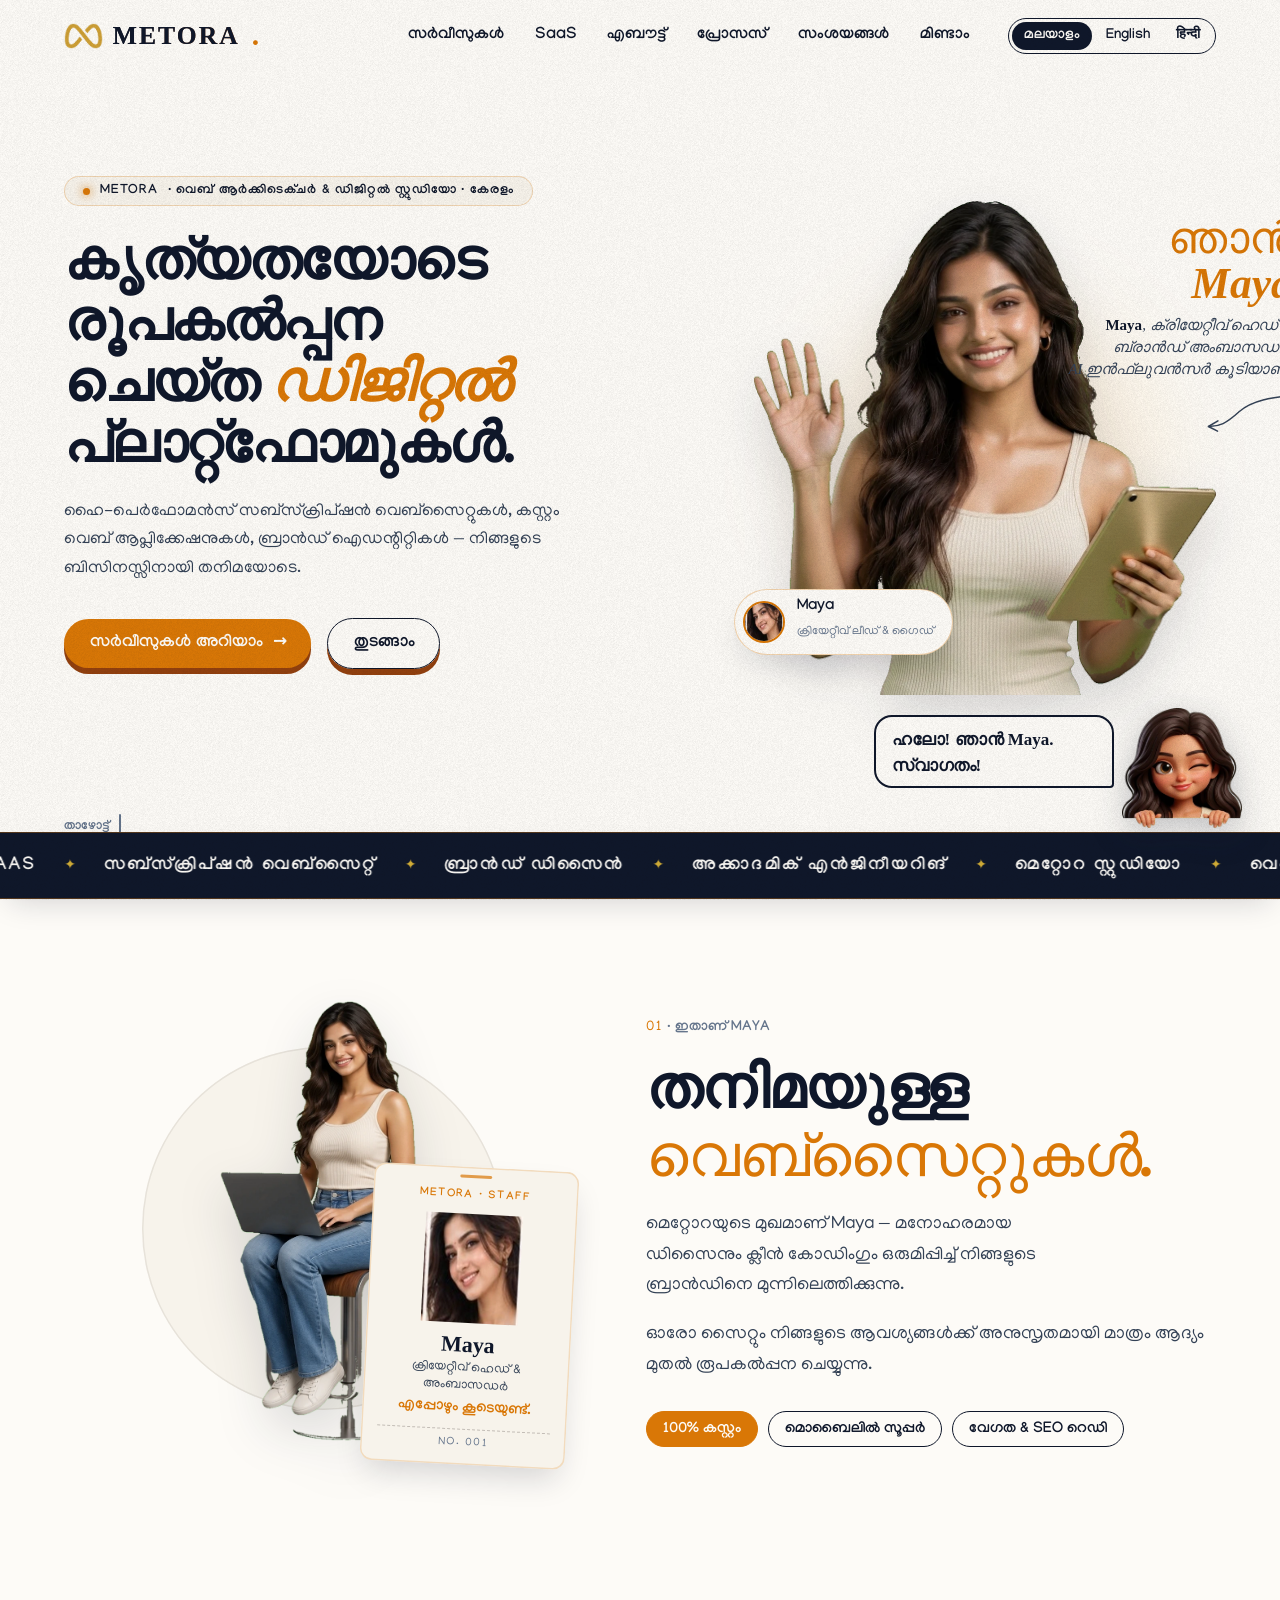
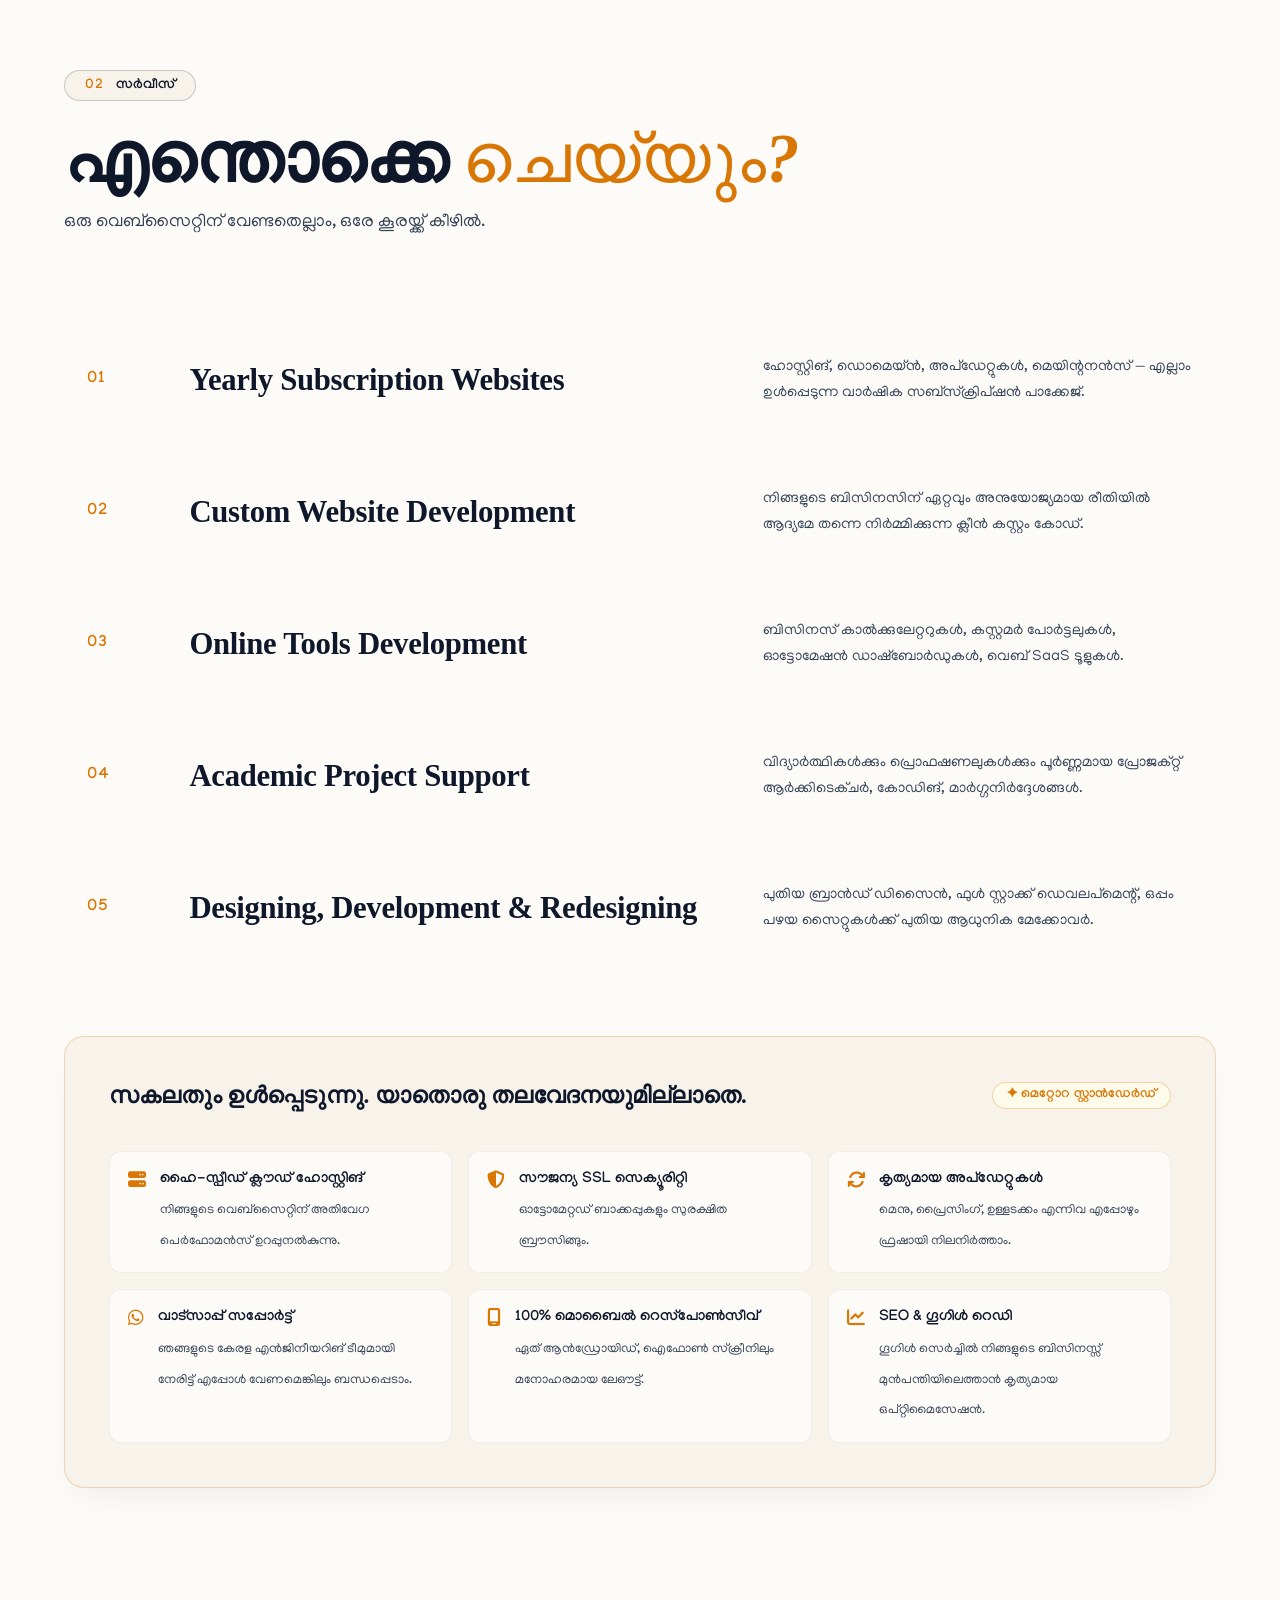
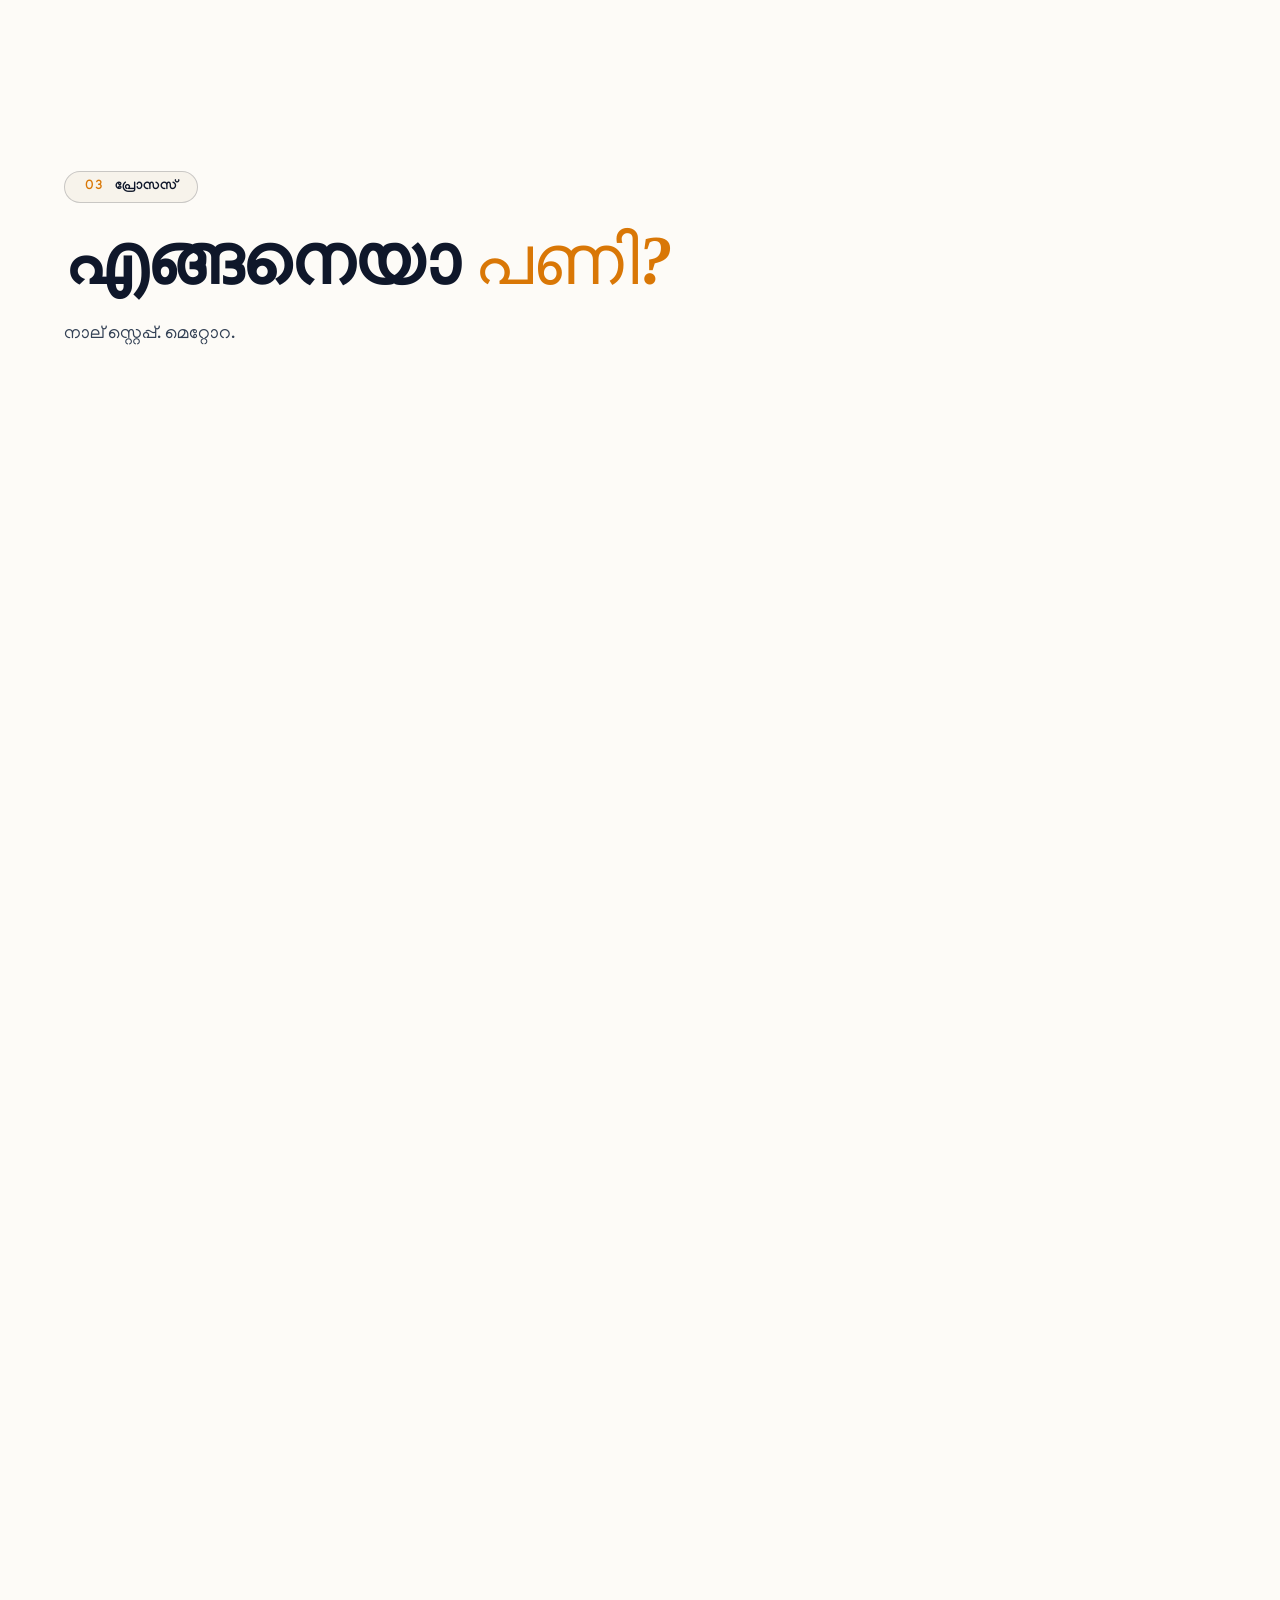
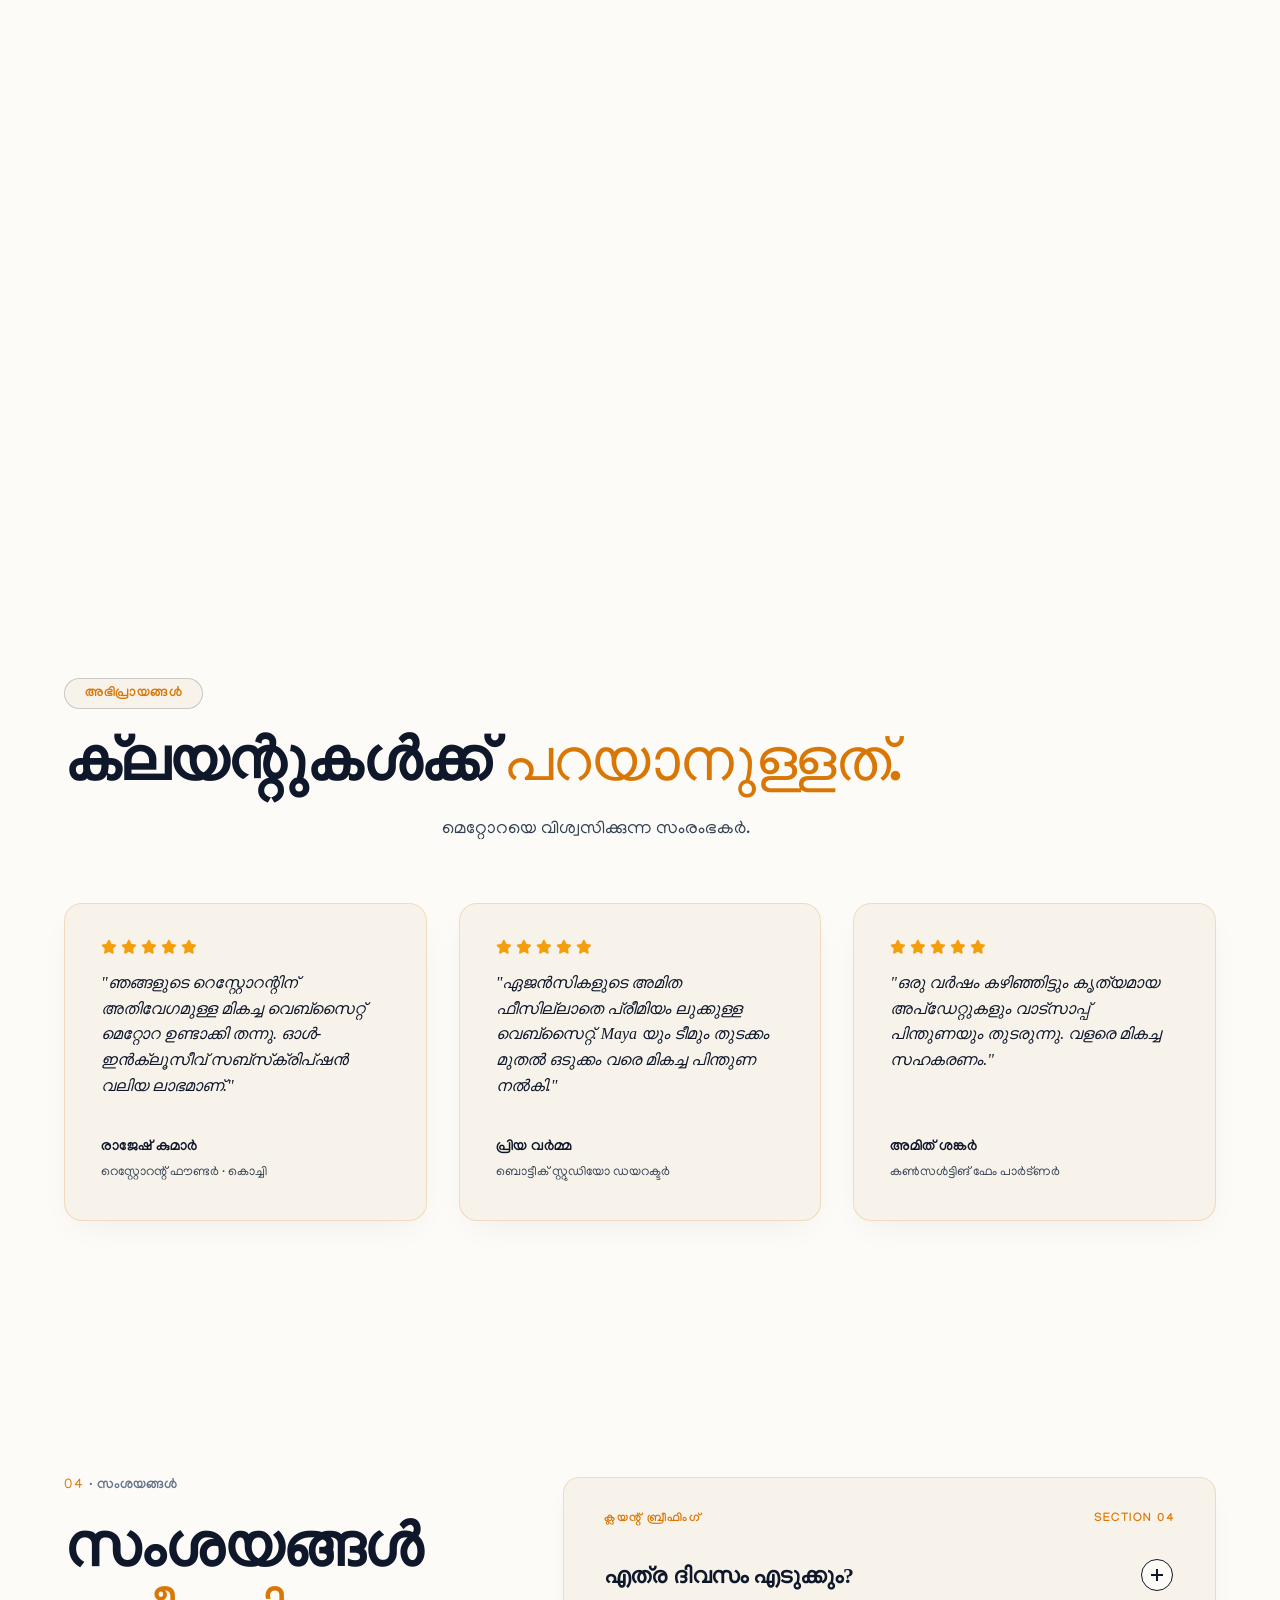
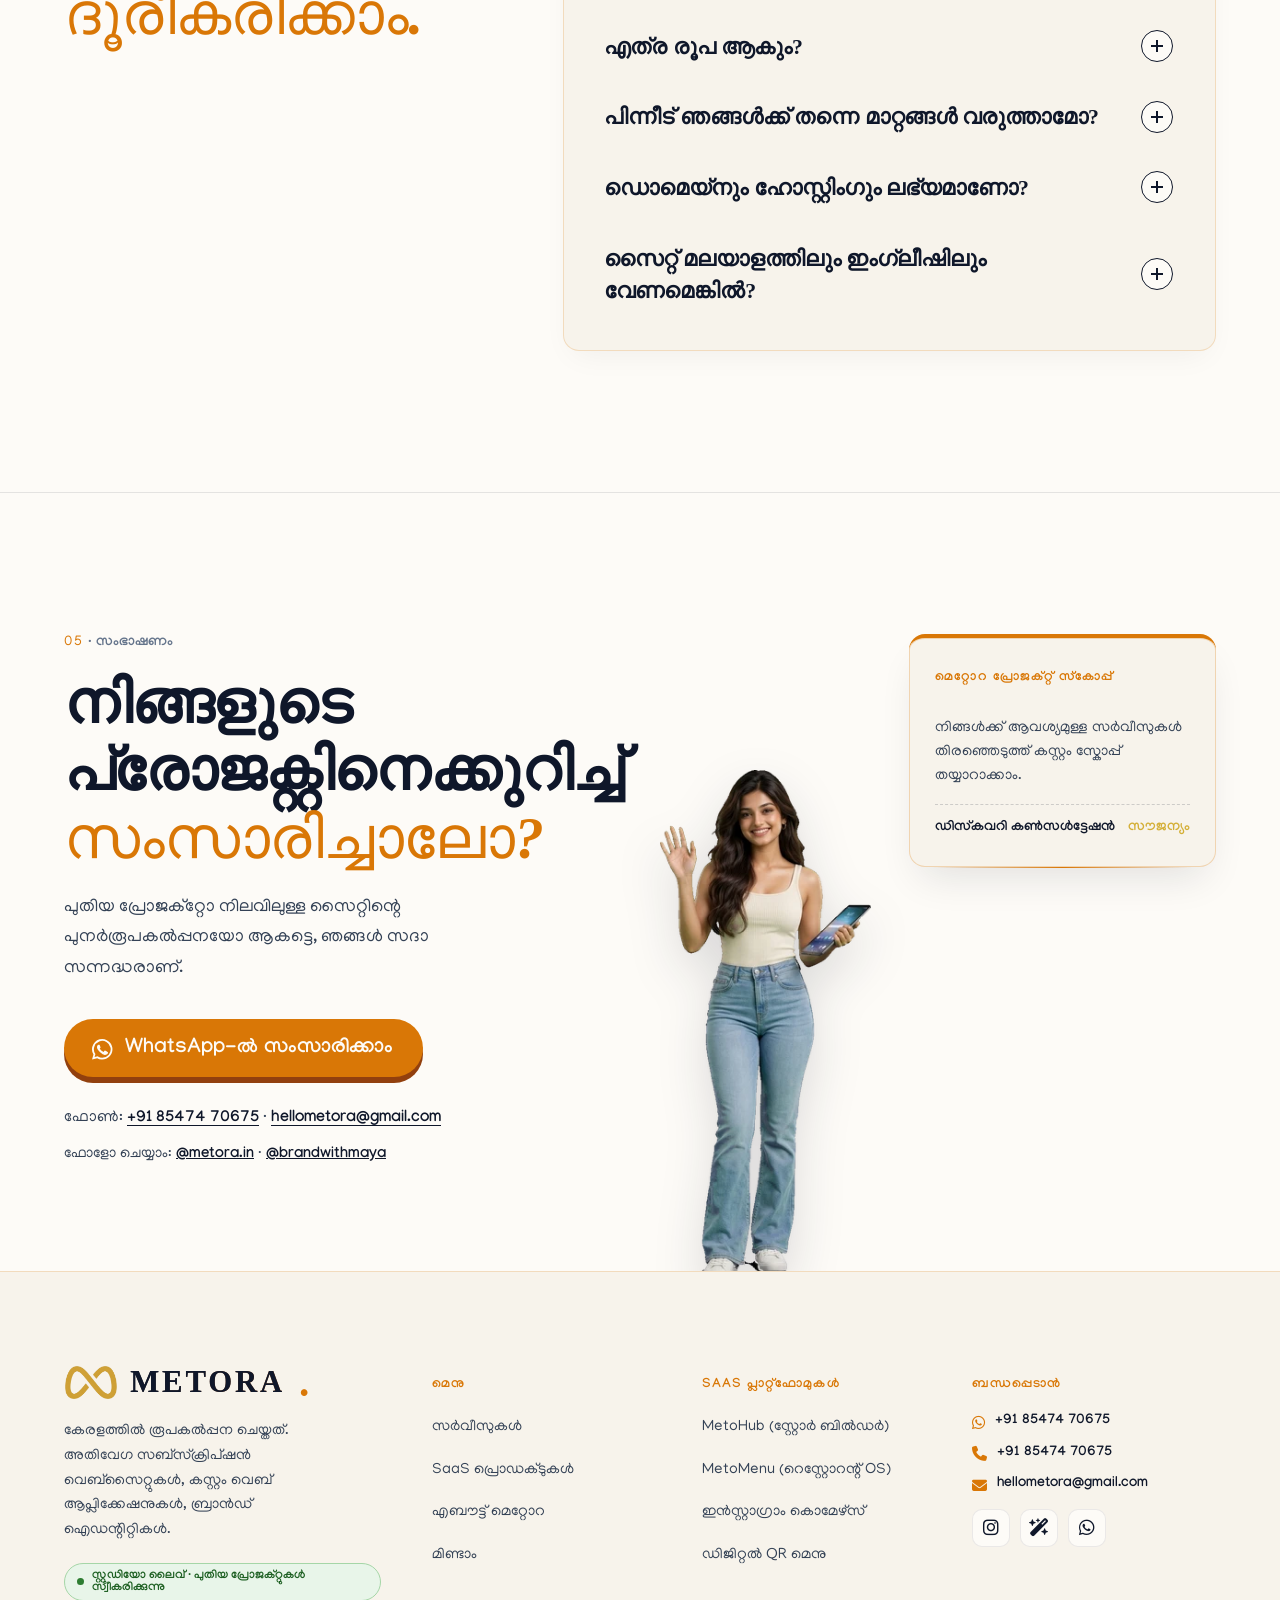
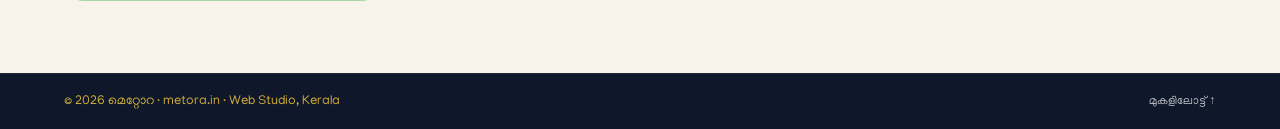
<file: ml.html>
<!doctype html>
<html lang="ml">

<head>
  <base href="/">
  <meta charset="utf-8">
  <meta http-equiv="Content-Security-Policy"
    content="default-src 'self'; script-src 'self' 'wasm-unsafe-eval' 'sha256-jNdKRlBXnvwKTIWBejNvPFUQmYcmX2qyaiQhDi4zbhg=' 'sha256-g7lVoJ3g4ZlrN4jWxIBAE+VRTVB6gbstJjNB7fqGfe8=' https://www.googletagmanager.com 'sha256-grR1NWMQLk9oU4/xo9ks4YYm/EC6IhQj7VPvExeyVww='; style-src 'self' 'unsafe-inline' https://fonts.googleapis.com https://cdnjs.cloudflare.com; img-src 'self' https://*.google-analytics.com https://*.googletagmanager.com data:; font-src 'self' https://fonts.gstatic.com https://cdnjs.cloudflare.com; connect-src 'self' https://*.google-analytics.com https://*.analytics.google.com https://*.googletagmanager.com; object-src 'none'; base-uri 'self'; form-action 'none'; manifest-src 'self'">
  <meta name="viewport" content="width=device-width, initial-scale=1, viewport-fit=cover">
  <script async src="https://www.googletagmanager.com/gtag/js?id=G-M5YCRNHH1L"></script>
  <script>
    window.dataLayer = window.dataLayer || [];
    function gtag() { dataLayer.push(arguments); }
    gtag('js', new Date());

    gtag('config', 'G-M5YCRNHH1L');
  </script>
  <title>മെറ്റോറ — പ്രീമിയം വെബ്സൈറ്റുകൾ | Metora Web Studio</title>
  <meta name="description"
    content="ബിസിനസിന് ഒരു മാസ്സ് എൻട്രി. വെബ്സൈറ്റ് ഡിസൈൻ, ഡെവലപ്മെന്റ്, ഇ-കൊമേഴ്സ്, SEO — ഡിസൈൻ മുതൽ ലോഞ്ച് വരെ മെറ്റോറ നോക്കിക്കോളും.">
  <link rel="canonical" href="https://metora.in/ml/">
  <link rel="alternate" hreflang="ml" href="https://metora.in/ml/">
  <link rel="alternate" hreflang="hi" href="https://metora.in/hi/">
  <link rel="alternate" hreflang="en" href="https://metora.in/">
  <link rel="alternate" hreflang="x-default" href="https://metora.in/">
  <meta name="theme-color" content="#FDFBF7">

  <meta property="og:type" content="website">
  <meta property="og:url" content="https://metora.in/">
  <meta property="og:title" content="Metora — ഇടിവെട്ട് വെബ്സൈറ്റുകൾ">
  <meta property="og:description"
    content="Websites that hit like a punch. A playful web design &amp; development studio from Kerala.">
  <meta property="og:image" content="https://metora.in/img/og.jpg">
  <meta property="og:image:width" content="1200">
  <meta property="og:image:height" content="630">
  <meta property="og:locale" content="ml_IN">
  <meta name="twitter:card" content="summary_large_image">
  <link rel="icon" type="image/svg+xml" href="/favicon.svg?v=2">
  <link rel="icon" type="image/png" sizes="48x48" href="/favicon-48.png?v=2">
  <link rel="icon" type="image/png" sizes="32x32" href="/favicon-32.png?v=2">
  <link rel="icon" type="image/png" sizes="500x500" href="/metora-logo.png?v=2">
  <link rel="shortcut icon" href="/favicon.ico?v=2">
  <link rel="apple-touch-icon" href="/metora-logo.png?v=2">

  <link rel="preconnect" href="https://fonts.googleapis.com">
  <link rel="preconnect" href="https://fonts.gstatic.com" crossorigin>
  <link rel="stylesheet"
    href="https://fonts.googleapis.com/css2?family=DM+Mono:wght@400;500&family=DM+Sans:opsz,wght@9..40,400;9..40,500;9..40,600&family=Fraunces:ital,opsz,wght,SOFT,WONK@0,9..144,300..900,0..100,0..1;1,9..144,300..900,0..100,0..1&family=Noto+Serif+Malayalam:wght@400..900&display=swap">
  <link rel="preload" href="fonts/manjari-regular.woff2" as="font" type="font/woff2" crossorigin>
  <link rel="preload" href="fonts/manjari-bold.woff2" as="font" type="font/woff2" crossorigin>
  <link rel="preload" href="img/ello/ello-punch.webp" as="image"
    imagesrcset="img/ello/ello-punch-820.webp 805w, img/ello/ello-punch.webp 1473w"
    imagesizes="(min-width: 960px) 46vw, 88vw">
  <link rel="stylesheet" href="https://cdnjs.cloudflare.com/ajax/libs/font-awesome/6.5.1/css/all.min.css" integrity="sha512-DTOQO9RWCH3ppGqcWaEA1BIZOC6xxalwEsw9c2QQeAIftl+Vegovlnee1c9QX4TctnWMn13TZye+giMm8e2LwA==" crossorigin="anonymous" referrerpolicy="no-referrer">
  <link rel="stylesheet" href="css/style.css?v=18">
  <script type="importmap">
  { "imports": {
    "three": "./js/vendor/three-0.170.0/three.module.min.js",
    "three/addons/": "./js/vendor/three-0.170.0/addons/"
  } }
  </script>

  <script>document.documentElement.classList.add('js'); setTimeout(function () { if (!window.__dyReady) document.documentElement.classList.remove('js') }, 3000)</script>
  <script type="application/ld+json">
  {
    "@context": "https://schema.org",
    "@type": "ProfessionalService",
    "name": "Metora",
    "alternateName": "മെറ്റോറ",
    "url": "https://metora.in/",
    "logo": "https://metora.in/icon-512.png",
    "image": "https://metora.in/img/og.jpg",
    "description": "Web design and development studio: websites, e-commerce, SEO and maintenance.",
    "areaServed": "Kerala, India",
    "knowsLanguage": ["ml", "en"]
  }
  </script>
</head>

<body>
  <a class="skip" href="#main">ഉള്ളടക്കത്തിലേക്ക് പോകാം</a>
  <div class="grain" aria-hidden="true"></div>
  <div class="toast" role="status" aria-live="polite"></div>

  <header class="nav" id="nav">
    <a class="nav__logo text-logo" href="/ml/" aria-label="മെറ്റോറ — ഹോം">
      <img class="logo-icon" src="/metora-logo.png" alt="Metora" width="28" height="28"> <span class="logo-mark">METORA</span>
      <span class="logo-dot">.</span>
    </a>
    <nav class="nav__links" aria-label="പ്രധാന മെനു">
      <a href="/ml/#services">സർവീസുകൾ</a>
      <a href="/saas/">SaaS</a>
      <a href="/about/">എബൗട്ട്</a>
      <a href="/ml/#process">പ്രോസസ്</a>
      <a href="/ml/#faq">സംശയങ്ങൾ</a>
      <a href="/contact/">മിണ്ടാം</a>
    </nav>
    <nav class="lang" aria-label="ഭാഷ / Language">
      <a href="/ml/" lang="ml" hreflang="ml" aria-current="page"><span class="lang__full">മലയാളം</span><span
          class="lang__short" aria-hidden="true">മ</span></a>
      <a href="/" lang="en" hreflang="en"><span class="lang__full">English</span><span class="lang__short"
          aria-hidden="true">EN</span></a>
      <a href="/hi/" lang="hi" hreflang="hi"><span class="lang__full">हिन्दी</span><span
          class="lang__short" aria-hidden="true">हि</span></a>
    </nav>
    <button class="nav__menu" type="button" aria-expanded="false" aria-controls="menu">മെനു</button>
  </header>

  <div class="menu" id="menu" hidden>
    <nav aria-label="മൊബൈൽ മെനു">
      <a href="/ml/">ഹോം</a>
      <a href="/ml/#services">സർവീസുകൾ</a>
      <a href="/saas/">SaaS</a>
      <a href="/about/">എബൗട്ട്</a>
      <a href="/ml/#process">പ്രോസസ്</a>
      <a href="/ml/#faq">സംശയങ്ങൾ</a>
      <a href="/contact/">മിണ്ടാം</a>
    </nav>
    <img class="menu__owl" src="img/owl/owl-crossed-sm.webp" alt="" width="208" height="350" loading="lazy">
  </div>

  <main id="main">

    <section class="hero wrap" id="top" data-owl="hero">
      <div class="hero__col-left">
        <div class="hero__badge">
          <span class="hero__badge-dot"></span>
          <b>METORA</b> · വെബ് ആർക്കിടെക്ചർ &amp; ഡിജിറ്റൽ സ്റ്റുഡിയോ · കേരളം
        </div>
        <h1 class="hero__headline">
          കൃത്യതയോടെ രൂപകൽപ്പന ചെയ്ത <span class="highlight-gold">ഡിജിറ്റൽ</span> പ്ലാറ്റ്‌ഫോമുകൾ.
        </h1>
        <p class="hero__sub">
          ഹൈ-പെർഫോമൻസ് സബ്‌സ്‌ക്രിപ്ഷൻ വെബ്‌സൈറ്റുകൾ, കസ്റ്റം വെബ് ആപ്ലിക്കേഷനുകൾ, ബ്രാൻഡ് ഐഡന്റിറ്റികൾ — നിങ്ങളുടെ
          ബിസിനസ്സിനായി തനിമയോടെ.
        </p>
        <div class="hero__actions">
          <a class="btn btn--primary" href="#services">
            <span>സർവീസുകൾ അറിയാം</span>
            <span aria-hidden="true">→</span>
          </a>
          <a class="btn btn--outline" href="#contact">
            <span>തുടങ്ങാം</span>
          </a>
        </div>
      </div>

      <div class="hero__col-right">
        <div class="hero__avatar-stage">
          <div class="hero__glow"></div>
          <img class="hero__ello" src="img/ello/ello-punch.webp"
            srcset="img/ello/ello-punch-820.webp 805w, img/ello/ello-punch.webp 1473w"
            sizes="(min-width: 960px) 42vw, 85vw" alt="പുതിയ വെബ് അനുഭവം സമ്മാനിക്കുന്ന Maya" width="1473" height="1500"
            fetchpriority="high">
          <div class="hero__note" aria-hidden="true">
            <p class="hero__note-title"><em>ഞാൻ</em> <em>Maya</em></p>
            <p><b>Maya</b>, ക്രിയേറ്റീവ് ഹെഡ് &amp; ബ്രാൻഡ് അംബാസഡർ.<br>AI ഇൻഫ്ലുവൻസർ കൂടിയാണ്.</p>
            <svg class="note-arrow" viewBox="0 0 120 70">
              <path d="M112 8 C 92 12, 64 18, 48 36 S 24 58, 10 60" />
              <path d="M21 51 L 9 60 L 22 65" />
            </svg>
          </div>
          <div class="hero__pass">
            <span class="hero__pass-avatar"><img src="img/maya/maya-idcard.webp" alt="Maya"></span>
            <div>
              <strong>Maya</strong>
              <span>ക്രിയേറ്റീവ് ലീഡ് &amp; ഗൈഡ്</span>
            </div>
          </div>
        </div>
      </div>

      <a class="hero__scroll" href="#about" aria-label="താഴോട്ട്"><span>താഴോട്ട്</span><i></i></a>
    </section>

    <div class="ticker" aria-hidden="true">
      <div class="ticker__track" data-speed="1"></div>
      <template id="tape-words">
        <span>വെബ് ആർക്കിടെക്ചർ</span><b>✦</b><span>കസ്റ്റം SaaS</span><b>✦</b><span>സബ്‌സ്‌ക്രിപ്ഷൻ
          വെബ്‌സൈറ്റ്</span><b>✦</b><span>ബ്രാൻഡ് ഡിസൈൻ</span><b>✦</b><span>അക്കാദമിക്
          എൻജിനീയറിങ്</span><b>✦</b><span>മെറ്റോറ സ്റ്റുഡിയോ</span><b>✦</b>
      </template>
    </div>

    <section class="about wrap" id="about" data-owl="about">
      <div class="about__art reveal">
        <img class="about__ello" src="img/ello/ello-about.webp"
          srcset="img/ello/ello-about-sm.webp 253w, img/ello/ello-about.webp 506w"
          sizes="(max-width: 959px) 74vw, 360px" alt="Maya working on website design" width="506" height="1077"
          loading="lazy">
        <figure class="idcard" data-perch="0.5" aria-label="Maya's ID card">
          <p class="idcard__head">METORA · STAFF</p>
          <img src="img/maya/maya-idcard.webp" alt="Maya Portrait" width="208" height="260" loading="lazy">
          <figcaption>
            <strong>Maya</strong>
            <span>ക്രിയേറ്റീവ് ഹെഡ് & അംബാസഡർ</span>
            <em>എപ്പോഴും കൂടെയുണ്ട്.</em>
          </figcaption>
          <p class="idcard__no">NO. 001</p>
        </figure>
      </div>

      <div class="about__copy">
        <p class="eyebrow reveal"><b>01</b> · ഇതാണ് Maya</p>
        <h2 class="reveal">തനിമയുള്ള <em>വെബ്‌സൈറ്റുകൾ.</em></h2>
        <p class="lede reveal">മെറ്റോറയുടെ മുഖമാണ് Maya — മനോഹരമായ ഡിസൈനും ക്ലീൻ കോഡിംഗും ഒരുമിപ്പിച്ച് നിങ്ങളുടെ
          ബ്രാൻഡിനെ മുന്നിലെത്തിക്കുന്നു.</p>
        <p class="reveal">ഓരോ സൈറ്റും നിങ്ങളുടെ ആവശ്യങ്ങൾക്ക് അനുസൃതമായി മാത്രം ആദ്യം മുതൽ രൂപകൽപ്പന ചെയ്യുന്നു.</p>
        <ul class="chips reveal" role="list">
          <li class="chip chip--red" data-perch="0.6">100% കസ്റ്റം</li>
          <li class="chip">മൊബൈലിൽ സൂപ്പർ</li>
          <li class="chip">വേഗത &amp; SEO റെഡി</li>
        </ul>
      </div>
    </section>

    <section class="kada" id="services" data-owl="services">
      <div class="wrap">
        <header class="section-head section-head--left">
          <p class="eyebrow eyebrow--pill reveal" data-perch="0.9"><b>02</b> സർവീസ്</p>
          <h2 class="reveal">എന്തൊക്കെ <em>ചെയ്യും?</em></h2>
          <p class="lede reveal">ഒരു വെബ്സൈറ്റിന് വേണ്ടതെല്ലാം, ഒരേ കൂരയ്ക്ക് കീഴിൽ.</p>
        </header>

        <ol class="svc" role="list">
          <li class="svc__row reveal">
            <span class="svc__no">01</span>
            <h3 class="svc__title">Yearly Subscription Websites</h3>
            <p class="svc__note">ഹോസ്റ്റിങ്, ഡൊമെയ്ൻ, അപ്‌ഡേറ്റുകൾ, മെയിന്റനൻസ് — എല്ലാം ഉൾപ്പെടുന്ന വാർഷിക
              സബ്‌സ്‌ക്രിപ്ഷൻ പാക്കേജ്.</p>
            <img class="svc__img" src="img/ello/ello-sketch.webp"
              srcset="img/ello/ello-sketch-sm.webp 246w, img/ello/ello-sketch.webp 493w" sizes="120px"
              alt="ടാബ്‌ലെറ്റിൽ വരയ്ക്കുന്ന Maya" width="493" height="900" loading="lazy" draggable="false">
            <button class="svc__pick" type="button" aria-pressed="false" data-id="subscription"
              data-name="Yearly Subscription Websites"></button>
          </li>
          <li class="svc__row reveal" data-perch="0.76" data-perch-media="(max-width: 959px)">
            <span class="svc__no">02</span>
            <h3 class="svc__title">Custom Website Development</h3>
            <p class="svc__note">നിങ്ങളുടെ ബിസിനസിന് ഏറ്റവും അനുയോജ്യമായ രീതിയിൽ ആദ്യമേ തന്നെ നിർമ്മിക്കുന്ന ക്ലീൻ
              കസ്റ്റം കോഡ്.</p>
            <img class="svc__img" src="img/ello/ello-laptop.webp"
              srcset="img/ello/ello-laptop-sm.webp 334w, img/ello/ello-laptop.webp 668w" sizes="120px"
              alt="ലാപ്ടോപ്പിൽ കോഡ് ചെയ്യുന്ന Maya" width="668" height="900" loading="lazy" draggable="false">
            <button class="svc__pick" type="button" aria-pressed="false" data-id="custom-dev"
              data-name="Custom Website Development"></button>
          </li>
          <li class="svc__row reveal">
            <span class="svc__no">03</span>
            <h3 class="svc__title">Online Tools Development</h3>
            <p class="svc__note">ബിസിനസ് കാൽക്കുലേറ്ററുകൾ, കസ്റ്റമർ പോർട്ടലുകൾ, ഓട്ടോമേഷൻ ഡാഷ്‌ബോർഡുകൾ, വെബ് SaaS
              ടൂളുകൾ.</p>
            <img class="svc__img" src="img/ello/ello-point.webp"
              srcset="img/ello/ello-point-sm.webp 396w, img/ello/ello-point.webp 791w" sizes="120px"
              alt="ചൂണ്ടിക്കാണിക്കുന്ന Maya" width="791" height="1100" loading="lazy" draggable="false">
            <button class="svc__pick" type="button" aria-pressed="false" data-id="online-tools"
              data-name="Online Tools Development"></button>
          </li>
          <li class="svc__row reveal">
            <span class="svc__no">04</span>
            <h3 class="svc__title">Academic Project Support</h3>
            <p class="svc__note">വിദ്യാർത്ഥികൾക്കും പ്രൊഫഷണലുകൾക്കും പൂർണ്ണമായ പ്രോജക്റ്റ് ആർക്കിടെക്ചർ, കോഡിങ്,
              മാർഗ്ഗനിർദ്ദേശങ്ങൾ.</p>
            <img class="svc__img" src="img/ello/ello-jump.webp"
              srcset="img/ello/ello-jump-sm.webp 368w, img/ello/ello-jump.webp 735w" sizes="120px"
              alt="സന്തോഷം പങ്കുവെക്കുന്ന Maya" width="735" height="900" loading="lazy" draggable="false">
            <button class="svc__pick" type="button" aria-pressed="false" data-id="academic-support"
              data-name="Academic Project Support"></button>
          </li>
          <li class="svc__row reveal" data-perch="0.76" data-perch-media="(max-width: 959px)">
            <span class="svc__no">05</span>
            <h3 class="svc__title">Designing, Development &amp; Redesigning</h3>
            <p class="svc__note">പുതിയ ബ്രാൻഡ് ഡിസൈൻ, ഫുൾ സ്റ്റാക്ക് ഡെവലപ്‌മെന്റ്, ഒപ്പം പഴയ സൈറ്റുകൾക്ക് പുതിയ ആധുനിക
              മേക്കോവർ.</p>
            <img class="svc__img" src="img/ello/ello-punch-820.webp" alt="റീഡിസൈൻ ചെയ്യുന്ന Maya" width="805"
              height="820" loading="lazy" draggable="false">
            <button class="svc__pick" type="button" aria-pressed="false" data-id="design-dev-redesign"
              data-name="Designing, Development &amp; Redesigning"></button>
          </li>
        </ol>

        <!-- All-Inclusive Guarantee Box -->
        <div class="included-box reveal">
          <div class="included-box__head">
            <h3>സകലതും ഉൾപ്പെടുന്നു. യാതൊരു തലവേദനയുമില്ലാതെ.</h3>
            <span class="included-badge">✦ മെറ്റോറ സ്റ്റാൻഡേർഡ്</span>
          </div>
          <div class="included-grid">
            <div class="included-item">
              <i class="fa-solid fa-server"></i>
              <div>
                <strong>ഹൈ-സ്പീഡ് ക്ലൗഡ് ഹോസ്റ്റിങ്</strong>
                <span>നിങ്ങളുടെ വെബ്സൈറ്റിന് അതിവേഗ പെർഫോമൻസ് ഉറപ്പുനൽകുന്നു.</span>
              </div>
            </div>
            <div class="included-item">
              <i class="fa-solid fa-shield-halved"></i>
              <div>
                <strong>സൗജന്യ SSL സെക്യൂരിറ്റി</strong>
                <span>ഓട്ടോമേറ്റഡ് ബാക്കപ്പുകളും സുരക്ഷിത ബ്രൗസിങ്ങും.</span>
              </div>
            </div>
            <div class="included-item">
              <i class="fa-solid fa-arrows-rotate"></i>
              <div>
                <strong>കൃത്യമായ അപ്‌ഡേറ്റുകൾ</strong>
                <span>മെനു, പ്രൈസിംഗ്, ഉള്ളടക്കം എന്നിവ എപ്പോഴും ഫ്രഷായി നിലനിർത്താം.</span>
              </div>
            </div>
            <div class="included-item">
              <i class="fa-brands fa-whatsapp"></i>
              <div>
                <strong>വാട്സാപ്പ് സപ്പോർട്ട്</strong>
                <span>ഞങ്ങളുടെ കേരള എൻജിനീയറിങ് ടീമുമായി നേരിട്ട് എപ്പോൾ വേണമെങ്കിലും ബന്ധപ്പെടാം.</span>
              </div>
            </div>
            <div class="included-item">
              <i class="fa-solid fa-mobile-screen"></i>
              <div>
                <strong>100% മൊബൈൽ റെസ്‌പോൺസീവ്</strong>
                <span>ഏത് ആൻഡ്രോയിഡ്, ഐഫോൺ സ്ക്രീനിലും മനോഹരമായ ലേഔട്ട്.</span>
              </div>
            </div>
            <div class="included-item">
              <i class="fa-solid fa-chart-line"></i>
              <div>
                <strong>SEO &amp; ഗൂഗിൾ റെഡി</strong>
                <span>ഗൂഗിൾ സെർച്ചിൽ നിങ്ങളുടെ ബിസിനസ്സ് മുൻപന്തിയിലെത്താൻ കൃത്യമായ ഒപ്റ്റിമൈസേഷൻ.</span>
              </div>
            </div>
          </div>
        </div>
      </div>
    </section>

    <section class="process" id="process" data-owl="process">
      <div class="process__pin wrap">
        <header class="section-head section-head--left">
          <p class="eyebrow eyebrow--pill reveal" data-perch="0.9"><b>03</b> പ്രോസസ്</p>
          <h2 class="reveal">എങ്ങനെയാ <em>പണി?</em></h2>
          <p class="lede reveal">നാല് സ്റ്റെപ്പ്. മെറ്റോറ.</p>
        </header>
        <ol class="cards" role="list">
          <li class="card reveal" data-perch="0.72" data-perch-media="(max-width: 1100px)">
            <span class="card__no" aria-hidden="true">1</span>
            <img class="card__img" src="img/ello/ello-chai-sm.webp" alt="ചായ ഗ്ലാസ് പിടിച്ചു നിൽക്കുന്ന Maya"
              width="204" height="450" loading="lazy">
            <h3>ചായ &amp; ചർച്ച</h3>
            <p>നിങ്ങളുടെ ബിസിനസും ഐഡിയയും കേൾക്കും. ചായ നിർബന്ധം.</p>
          </li>
          <li class="card reveal" data-perch="0.72" data-perch-media="(max-width: 1100px)">
            <span class="card__no" aria-hidden="true">2</span>
            <img class="card__img" src="img/ello/ello-sketch-sm.webp" alt="വയർഫ്രെയിം വരയ്ക്കുന്ന Maya" width="246"
              height="450" loading="lazy">
            <h3>സ്കെച്ച്</h3>
            <p>വയർഫ്രെയിം, ഡിസൈൻ — Maya ഓക്കേ പറയുന്നത് വരെ.</p>
          </li>
          <li class="card reveal" data-perch="0.72" data-perch-media="(max-width: 1100px)">
            <span class="card__no" aria-hidden="true">3</span>
            <img class="card__img" src="img/ello/ello-laptop-sm.webp" alt="ലാപ്ടോപ്പിൽ കോഡ് ചെയ്യുന്ന Maya" width="334"
              height="450" loading="lazy">
            <h3>കോഡ്</h3>
            <p>ഡിസൈന് ജീവൻ വെക്കുന്നു. വേഗത്തിൽ, ക്ലീനായി.</p>
          </li>
          <li class="card reveal" data-perch="0.72" data-perch-media="(max-width: 1100px)">
            <span class="card__no" aria-hidden="true">4</span>
            <img class="card__img" src="img/ello/ello-jump-sm.webp" alt="സന്തോഷം പങ്കുവെക്കുന്ന Maya" width="368"
              height="450" loading="lazy">
            <h3>മെറ്റോറ! ലോഞ്ച്</h3>
            <p>സൈറ്റ് ലൈവ്. നിങ്ങൾ ഹാപ്പി. Maya ഹാപ്പിയാണ്.</p>
          </li>
        </ol>
      </div>
    </section>

    <!-- Testimonials Section -->
    <section class="testimonials wrap" id="testimonials">
      <header class="section-head section-head--left">
        <p class="eyebrow eyebrow--pill reveal"><b>അഭിപ്രായങ്ങൾ</b></p>
        <h2 class="reveal">ക്ലയന്റുകൾക്ക് <em>പറയാനുള്ളത്.</em></h2>
        <p class="lede reveal">മെറ്റോറയെ വിശ്വസിക്കുന്ന സംരംഭകർ.</p>
      </header>
      <div class="testi-grid">
        <div class="testi-card reveal">
          <div>
            <div class="testi-stars">
              <i class="fa-solid fa-star"></i><i class="fa-solid fa-star"></i><i class="fa-solid fa-star"></i><i class="fa-solid fa-star"></i><i class="fa-solid fa-star"></i>
            </div>
            <blockquote>"ഞങ്ങളുടെ റെസ്റ്റോറന്റിന് അതിവേഗമുള്ള മികച്ച വെബ്സൈറ്റ് മെറ്റോറ ഉണ്ടാക്കി തന്നു. ഓൾ-ഇൻക്ലൂസീവ് സബ്‌സ്‌ക്രിപ്ഷൻ വലിയ ലാഭമാണ്."</blockquote>
          </div>
          <div class="testi-author">
            <strong>രാജേഷ് കുമാർ</strong>
            <span>റെസ്റ്റോറന്റ് ഫൗണ്ടർ · കൊച്ചി</span>
          </div>
        </div>

        <div class="testi-card reveal">
          <div>
            <div class="testi-stars">
              <i class="fa-solid fa-star"></i><i class="fa-solid fa-star"></i><i class="fa-solid fa-star"></i><i class="fa-solid fa-star"></i><i class="fa-solid fa-star"></i>
            </div>
            <blockquote>"ഏജൻസികളുടെ അമിത ഫീസില്ലാതെ പ്രീമിയം ലുക്കുള്ള വെബ്സൈറ്റ്. Maya യും ടീമും തുടക്കം മുതൽ ഒടുക്കം വരെ മികച്ച പിന്തുണ നൽകി."</blockquote>
          </div>
          <div class="testi-author">
            <strong>പ്രിയ വർമ്മ</strong>
            <span>ബൊട്ടീക് സ്റ്റുഡിയോ ഡയറക്ടർ</span>
          </div>
        </div>

        <div class="testi-card reveal">
          <div>
            <div class="testi-stars">
              <i class="fa-solid fa-star"></i><i class="fa-solid fa-star"></i><i class="fa-solid fa-star"></i><i class="fa-solid fa-star"></i><i class="fa-solid fa-star"></i>
            </div>
            <blockquote>"ഒരു വർഷം കഴിഞ്ഞിട്ടും കൃത്യമായ അപ്‌ഡേറ്റുകളും വാട്സാപ്പ് പിന്തുണയും തുടരുന്നു. വളരെ മികച്ച സഹകരണം."</blockquote>
          </div>
          <div class="testi-author">
            <strong>അമിത് ശങ്കർ</strong>
            <span>കൺസൾട്ടിങ് ഫേം പാർട്ണർ</span>
          </div>
        </div>
      </div>
    </section>

    <section class="faq wrap" id="faq" data-owl="faq">
      <header class="section-head section-head--left">
        <p class="eyebrow reveal" data-perch="0.9"><b>04</b> · സംശയങ്ങൾ</p>
        <h2 class="reveal">സംശയങ്ങൾ <em>ദൂരീകരിക്കാം.</em></h2>
      </header>
      <div class="pad reveal">
        <p class="pad__head"><span>ക്ലയന്റ് ബ്രീഫിംഗ്</span><span>Section 04</span></p>
        <details class="qa" data-perch="0.8">
          <summary>എത്ര ദിവസം എടുക്കും?</summary>
          <p>സൈറ്റിന്റെ ഫീച്ചറുകൾ അനുസരിച്ചാണ്. ആദ്യത്തെ കൺസൾട്ടേഷനിൽ തന്നെ കൃത്യമായ ടൈംലൈനും ഡെലിവറി റോഡ്‌മാപ്പും
            നൽകും.</p>
        </details>
        <details class="qa" data-perch="0.8">
          <summary>എത്ര രൂപ ആകും?</summary>
          <p>ഓരോ പ്രോജക്റ്റും വ്യത്യസ്തമാണ്. നിങ്ങളുടെ ആവശ്യങ്ങൾക്ക് അനുസൃതമായി സുതാര്യമായ നിർദ്ദേശങ്ങളും ക്വോട്ടേഷനും
            തരും — യാതൊരു ഹിഡൻ ചാർജുകളും ഇല്ലാതെ.</p>
        </details>
        <details class="qa" data-perch="0.8">
          <summary>പിന്നീട് ഞങ്ങൾക്ക് തന്നെ മാറ്റങ്ങൾ വരുത്താമോ?</summary>
          <p>തീർച്ചയായും! എളുപ്പത്തിൽ ഉപയോഗിക്കാവുന്ന അഡ്മിൻ പാനലും, അത് കൈകാര്യം ചെയ്യാനുള്ള പരിശീലനവും നൽകും.</p>
        </details>
        <details class="qa" data-perch="0.8">
          <summary>ഡൊമെയ്നും ഹോസ്റ്റിംഗും ലഭ്യമാണോ?</summary>
          <p>അതെ, ഹൈ-സ്പീഡ് ക്ലൗഡ് ഹോസ്റ്റിംഗ്, കസ്റ്റം ഡൊമെയ്ൻ, ഓട്ടോമേറ്റഡ് ബാക്കപ്പുകൾ, SSL സുരക്ഷ എല്ലാം ഞങ്ങൾ
            കൈകാര്യം ചെയ്യും.</p>
        </details>
        <details class="qa" data-perch="0.8">
          <summary>സൈറ്റ് മലയാളത്തിലും ഇംഗ്ലീഷിലും വേണമെങ്കിൽ?</summary>
          <p>തീർച്ചയായും. മലയാളം, ഇംഗ്ലീഷ്, അല്ലെങ്കിൽ ഒന്നിലധികം ഭാഷകൾ വളരെ സുഗമമായി ഇൻ്റഗ്രേറ്റ് ചെയ്യാം.</p>
        </details>
      </div>
    </section>

    <section class="contact" id="contact" data-owl="contact">
      <div class="contact__inner wrap">
        <div class="contact__copy">
          <p class="eyebrow reveal" data-perch="0.9"><b>05</b> · സംഭാഷണം</p>
          <h2 class="reveal">നിങ്ങളുടെ പ്രോജക്റ്റിനെക്കുറിച്ച് <em>സംസാരിച്ചാലോ?</em></h2>
          <p class="lede reveal">പുതിയ പ്രോജക്റ്റോ നിലവിലുള്ള സൈറ്റിന്റെ പുനർരൂപകൽപ്പനയോ ആകട്ടെ, ഞങ്ങൾ സദാ സന്നദ്ധരാണ്.
          </p>
          <a class="btn btn--xl reveal" id="wa-cta" data-perch="0.78" data-perch-dy="2"
            href="https://wa.me/918547470675?text=%E0%B4%B9%E0%B4%B2%E0%B5%8B%20Metora%21%20%E0%B4%8E%E0%B4%A8%E0%B4%BF%E0%B4%95%E0%B5%8D%E0%B4%95%E0%B5%8A%E0%B4%B0%E0%B5%81%20%E0%B4%B5%E0%B5%86%E0%B4%AC%E0%B5%8D%E0%B4%B8%E0%B5%88%E0%B4%B1%E0%B5%8D%E0%B4%B1%E0%B5%8D%20%E0%B4%B5%E0%B5%87%E0%B4%A3%E0%B4%82."
            target="_blank" rel="noopener">
            <svg class="wa" viewBox="0 0 24 24" aria-hidden="true">
              <path
                d="M12 2a10 10 0 0 0-8.6 15.1L2 22l5-1.3A10 10 0 1 0 12 2Zm0 18.2a8.2 8.2 0 0 1-4.2-1.2l-.3-.2-3 .8.8-2.9-.2-.3A8.2 8.2 0 1 1 12 20.2Zm4.5-6.1c-.2-.1-1.5-.7-1.7-.8-.2-.1-.4-.1-.6.1l-.8 1c-.1.2-.3.2-.5.1a6.7 6.7 0 0 1-3.3-2.9c-.3-.4.3-.4.7-1.3.1-.2 0-.3 0-.4l-.8-1.9c-.2-.5-.4-.4-.6-.4h-.5a1 1 0 0 0-.7.3 3 3 0 0 0-.9 2.2 5.2 5.2 0 0 0 1.1 2.7 11.8 11.8 0 0 0 4.5 4c1.7.7 2.3.8 3.2.6a2.7 2.7 0 0 0 1.8-1.2 2.2 2.2 0 0 0 .2-1.3c-.1-.1-.3-.2-.5-.3Z" />
            </svg>
            <span class="wa-label">WhatsApp-ൽ സംസാരിക്കാം</span>
          </a>
          <p class="contact__alt reveal">
            ഫോൺ: <a href="tel:+918547470675">+91 85474 70675</a>
            <span aria-hidden="true">·</span>
            <a href="mailto:hellometora@gmail.com">hellometora@gmail.com</a>
          </p>
          <p class="contact__socials reveal" style="margin-top: 10px; font-size: 15px; color: var(--ink-2);">
            ഫോളോ ചെയ്യാം: <a href="https://www.instagram.com/metora.in/" target="_blank" rel="noopener"
              style="font-weight: 700; color: var(--ink);">@metora.in</a>
            <span aria-hidden="true">·</span>
            <a href="https://www.instagram.com/brandwithmaya/" target="_blank" rel="noopener"
              style="font-weight: 700; color: var(--ink);">@brandwithmaya</a>
          </p>
        </div>

        <img class="contact__ello" src="img/ello/ello-point.webp"
          srcset="img/ello/ello-point-sm.webp 396w, img/ello/ello-point.webp 791w"
          sizes="(max-width: 959px) 60vw, 280px" alt="" width="791" height="1100" loading="lazy">

        <aside class="bill reveal" data-perch="0.7" data-perch-media="(max-width: 959px)"
          aria-label="നിങ്ങളുടെ പ്രോജക്റ്റ് സ്കോപ്പ്">
          <p class="bill__head"><span>മെറ്റോറ പ്രോജക്റ്റ് സ്കോപ്പ്</span></p>
          <ol class="bill__list" role="list" id="bill-list"></ol>
          <p class="bill__empty" id="bill-empty">നിങ്ങൾക്ക് ആവശ്യമുള്ള സർവീസുകൾ തിരഞ്ഞെടുത്ത് കസ്റ്റം സ്കോപ്പ്
            തയ്യാറാക്കാം.</p>
          <p class="bill__line"><span>ഡിസ്കവറി കൺസൾട്ടേഷൻ</span><span>സൗജന്യം</span></p>
        </aside>
      </div>
    </section>
  </main>

  <footer class="footer">
    <div class="footer__inner wrap">
      <div class="footer__brand">
        <a class="footer__logo text-logo" href="/ml/" aria-label="മെറ്റോറ">
          <img class="logo-icon" src="/metora-logo.png" alt="Metora" width="34" height="34"> <span class="logo-mark">METORA</span>
          <span class="logo-dot">.</span>
        </a>
        <p class="footer__tagline">കേരളത്തിൽ രൂപകൽപ്പന ചെയ്തത്. അതിവേഗ സബ്‌സ്‌ക്രിപ്ഷൻ വെബ്‌സൈറ്റുകൾ, കസ്റ്റം വെബ് ആപ്ലിക്കേഷനുകൾ, ബ്രാൻഡ് ഐഡന്റിറ്റികൾ.</p>
        <div class="footer__status-badge">
          <span class="footer__status-dot"></span>
          <span>സ്റ്റുഡിയോ ലൈവ് · പുതിയ പ്രോജക്റ്റുകൾ സ്വീകരിക്കുന്നു</span>
        </div>
      </div>

      <div class="footer__col">
        <h4>മെനു</h4>
        <ul>
          <li><a href="/ml/#services">സർവീസുകൾ</a></li>
          <li><a href="/saas/">SaaS പ്രൊഡക്ടുകൾ</a></li>
          <li><a href="/about/">എബൗട്ട് മെറ്റോറ</a></li>
          <li><a href="/contact/">മിണ്ടാം</a></li>
        </ul>
      </div>

      <div class="footer__col">
        <h4>SaaS പ്ലാറ്റ്‌ഫോമുകൾ</h4>
        <ul>
          <li><a href="https://metohub.cloud/" target="_blank" rel="noopener">MetoHub (സ്റ്റോർ ബിൽഡർ)</a></li>
          <li><a href="https://metomenu.metora.in/" target="_blank" rel="noopener">MetoMenu (റെസ്റ്റോറന്റ് OS)</a></li>
          <li><a href="/saas/#metohub">ഇൻസ്റ്റാഗ്രാം കൊമേഴ്‌സ്</a></li>
          <li><a href="/saas/#metomenu">ഡിജിറ്റൽ QR മെനു</a></li>
        </ul>
      </div>

      <div class="footer__col">
        <h4>ബന്ധപ്പെടാൻ</h4>
        <div class="footer__contact-items">
          <a class="footer__contact-link" href="https://wa.me/918547470675?text=Hi%20Maya%2C%20I%20would%20like%20to%20discuss%20a%20website%20project." target="_blank" rel="noopener">
            <i class="fa-brands fa-whatsapp"></i>
            <span>+91 85474 70675</span>
          </a>
          <a class="footer__contact-link" href="tel:+918547470675">
            <i class="fa-solid fa-phone"></i>
            <span>+91 85474 70675</span>
          </a>
          <a class="footer__contact-link" href="mailto:hellometora@gmail.com">
            <i class="fa-solid fa-envelope"></i>
            <span>hellometora@gmail.com</span>
          </a>
        </div>
        <div class="footer__social-row">
          <a class="footer__social-icon" href="https://www.instagram.com/metora.in/" target="_blank" rel="noopener" aria-label="Metora Instagram">
            <i class="fa-brands fa-instagram"></i>
          </a>
          <a class="footer__social-icon" href="https://www.instagram.com/brandwithmaya/" target="_blank" rel="noopener" aria-label="Brand With Maya Instagram">
            <i class="fa-solid fa-wand-magic-sparkles"></i>
          </a>
          <a class="footer__social-icon" href="https://wa.me/918547470675" target="_blank" rel="noopener" aria-label="WhatsApp Chat">
            <i class="fa-brands fa-whatsapp"></i>
          </a>
        </div>
      </div>
    </div>
    <div class="fine">
      <span>© 2026 മെറ്റോറ · metora.in · Web Studio, Kerala</span>
      <a href="#top" style="color: rgba(255,255,255,0.7); text-decoration: none; font-size: 12px;">മുകളിലോട്ട് ↑</a>
    </div>
  </footer>

  <aside class="owl" id="owl" aria-label="Maya Avatar">
    <p class="owl__bubble" role="status" aria-live="polite"></p>
    <button class="owl__body" type="button" aria-label="Say hi to Maya">
      <img src="img/owl/owl-peek-sm.webp" alt="" width="350" height="268">
    </button>
  </aside>

  <script src="js/main.js?v=14" defer></script>
</body>

</html>
</file>
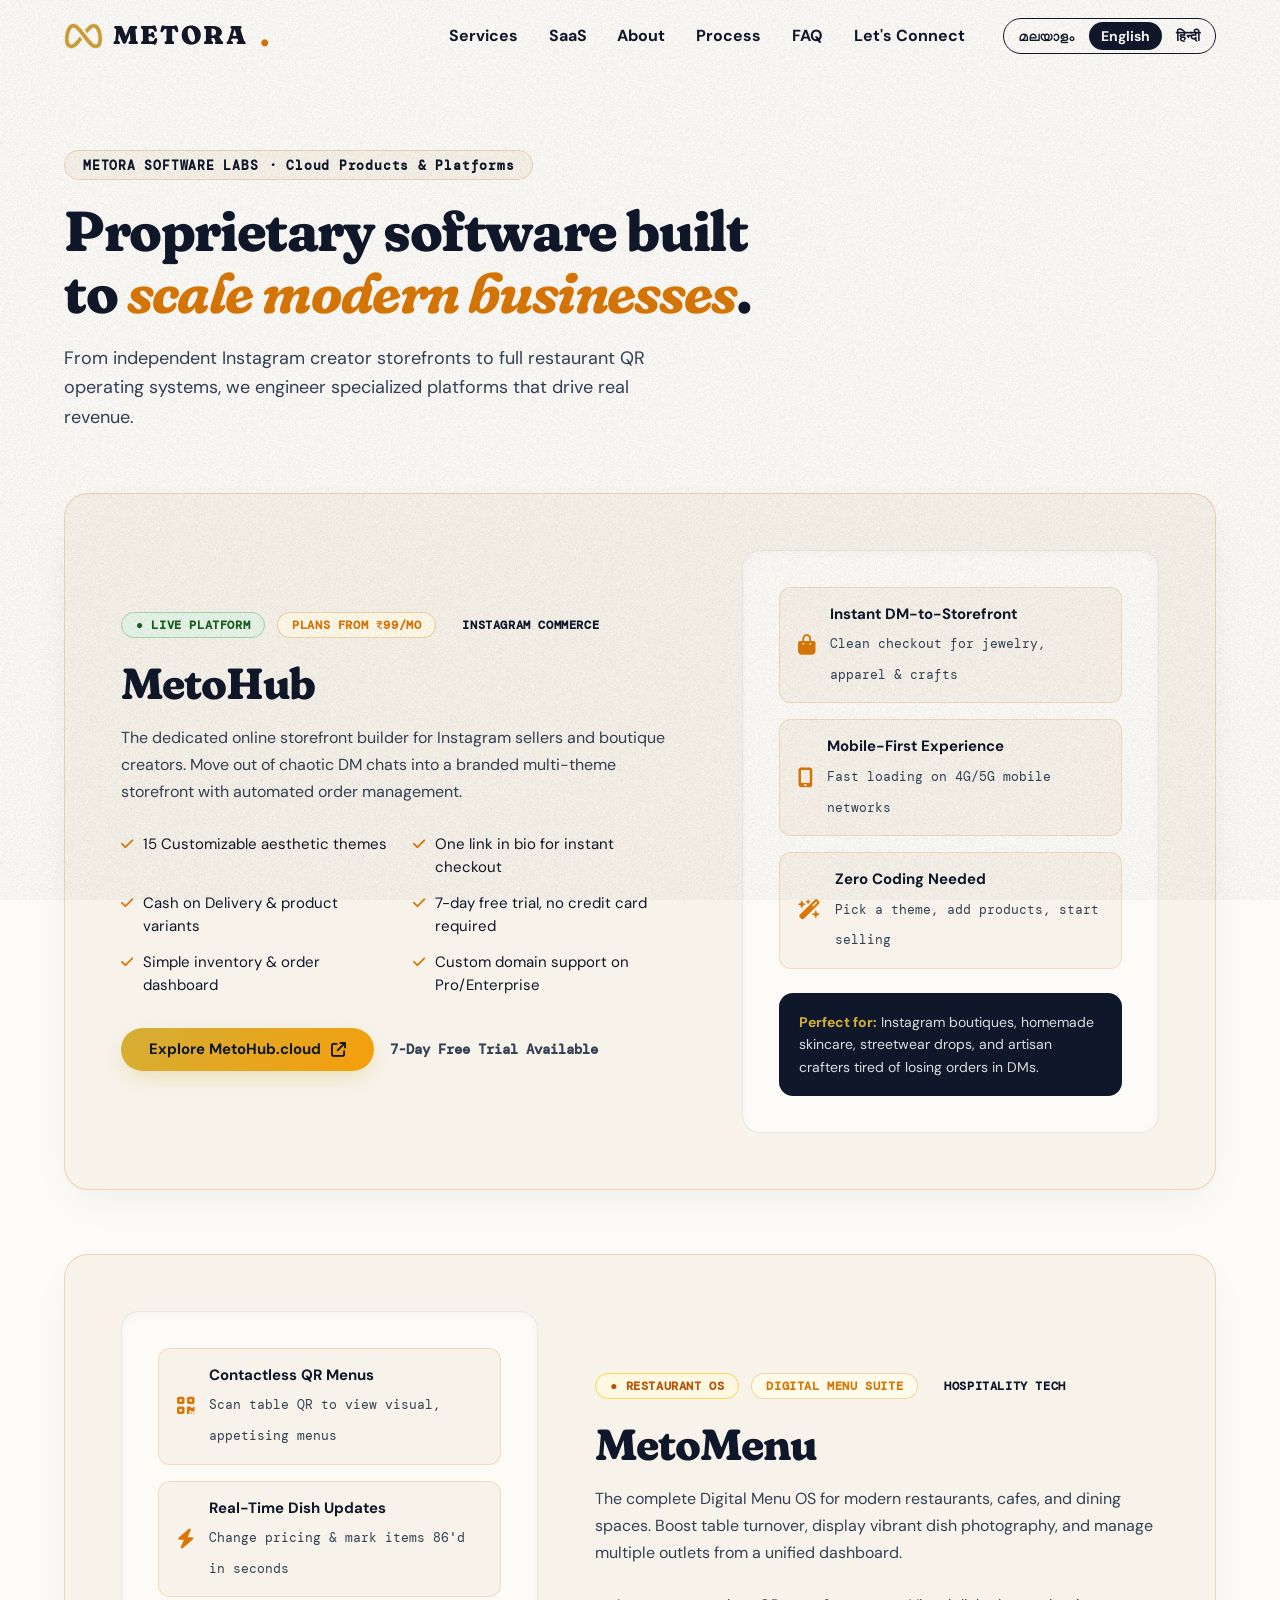
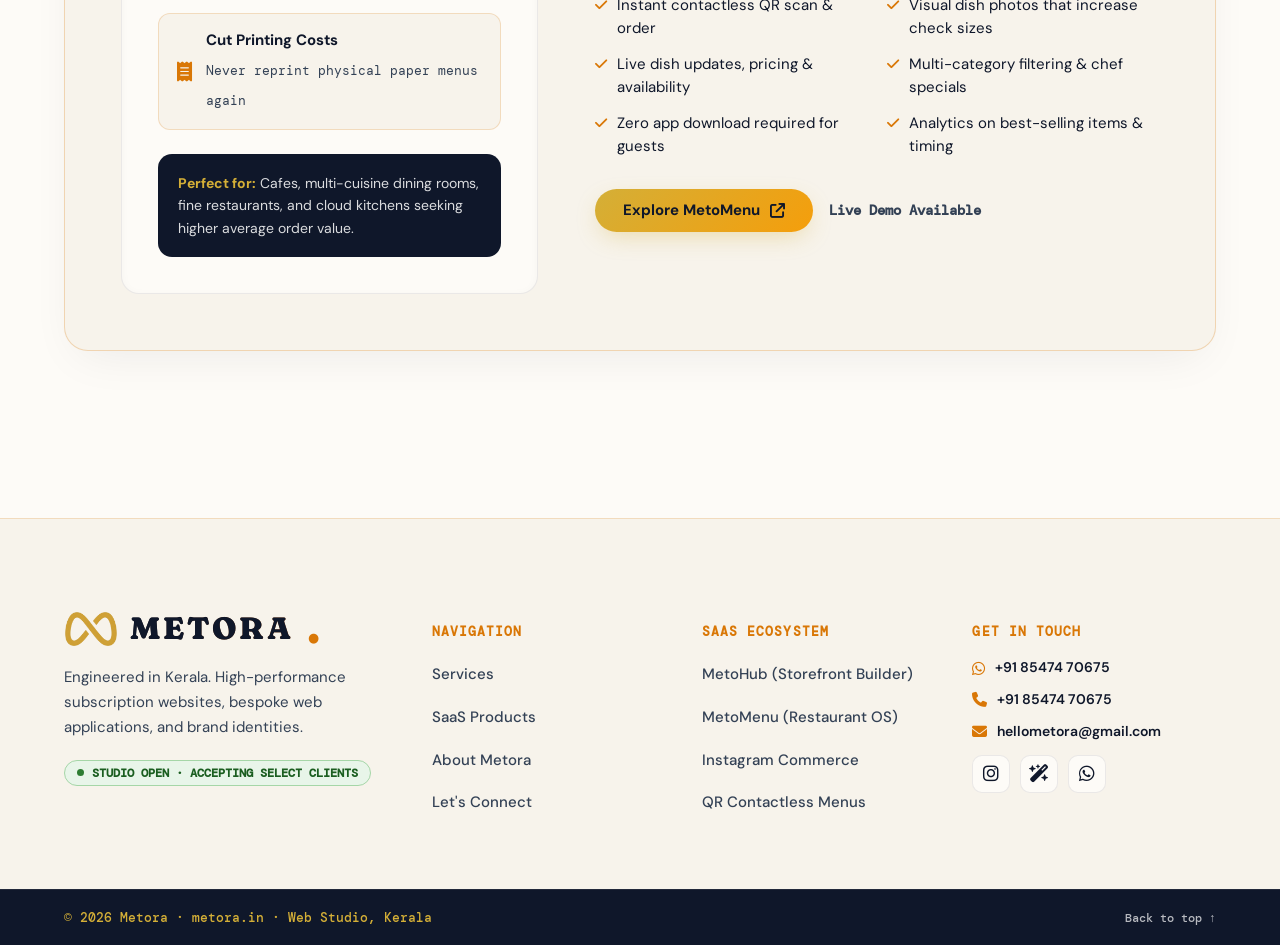
<file: saas.html>
<!doctype html>
<html lang="en">

<head>
  <base href="/">
  <meta charset="utf-8">
  <meta name="viewport" content="width=device-width, initial-scale=1, viewport-fit=cover">
  <title>SaaS Products &amp; Platforms — Metora Software Labs</title>
  <meta name="description"
    content="Explore Metora's proprietary SaaS platforms: MetoHub (Online Store Builder for Instagram Creators) and MetoMenu (Digital QR Menu OS for Restaurants).">
  <link rel="canonical" href="https://metora.in/saas/">
  <meta name="theme-color" content="#FDFBF7">

  <meta property="og:type" content="website">
  <meta property="og:url" content="https://metora.in/saas/">
  <meta property="og:title" content="SaaS Products &amp; Platforms — Metora Software Labs">
  <meta property="og:description" content="Proprietary SaaS platforms by Metora: MetoHub e-commerce storefront builder and MetoMenu restaurant OS.">
  <meta property="og:image" content="https://metora.in/img/og.jpg">

  <script type="application/ld+json">
  {
    "@context": "https://schema.org",
    "@graph": [
      {
        "@type": "SoftwareApplication",
        "name": "MetoHub",
        "operatingSystem": "All Web Browsers",
        "applicationCategory": "BusinessApplication",
        "description": "Storefront and website builder for small-level Instagram business owners and creators.",
        "url": "https://metohub.cloud/",
        "creator": {
          "@type": "Organization",
          "name": "Metora"
        }
      },
      {
        "@type": "SoftwareApplication",
        "name": "MetoMenu",
        "operatingSystem": "All Web Browsers",
        "applicationCategory": "RestaurantManagementApplication",
        "description": "Digital contactless QR menu and restaurant operating system with live order notifications and instant price management.",
        "url": "https://metomenu.metora.in/",
        "creator": {
          "@type": "Organization",
          "name": "Metora"
        }
      }
    ]
  }
  </script>
  <link rel="icon" type="image/svg+xml" href="/favicon.svg?v=2">
  <link rel="icon" type="image/png" sizes="48x48" href="/favicon-48.png?v=2">
  <link rel="icon" type="image/png" sizes="32x32" href="/favicon-32.png?v=2">
  <link rel="icon" type="image/png" sizes="500x500" href="/metora-logo.png?v=2">
  <link rel="shortcut icon" href="/favicon.ico?v=2">
  <link rel="apple-touch-icon" href="/metora-logo.png?v=2">

  <link rel="preconnect" href="https://fonts.googleapis.com">
  <link rel="preconnect" href="https://fonts.gstatic.com" crossorigin>
  <link rel="stylesheet"
    href="https://fonts.googleapis.com/css2?family=DM+Mono:wght@400;500;600&family=DM+Sans:opsz,wght@9..40,400;9..40,500;9..40,600;9..40,700&family=Fraunces:ital,opsz,wght,SOFT,WONK@0,9..144,300..900,0..100,0..1;1,9..144,300..900,0..100,0..1&family=Noto+Serif+Malayalam:wght@400..900&display=swap">
  <link rel="preload" href="/fonts/manjari-regular.woff2" as="font" type="font/woff2" crossorigin>
  <link rel="preload" href="/fonts/manjari-bold.woff2" as="font" type="font/woff2" crossorigin>
  <link rel="stylesheet" href="https://cdnjs.cloudflare.com/ajax/libs/font-awesome/6.5.1/css/all.min.css"
    integrity="sha512-DTOQO9RWCH3ppGqcWaEA1BIZOC6xxalwEsw9c2QQeAIftl+Vegovlnee1c9QX4TctnWMn13TZye+giMm8e2LwA=="
    crossorigin="anonymous" referrerpolicy="no-referrer">
  <link rel="stylesheet" href="/css/style.css?v=18">

  <style>
    .page-hero {
      padding-top: calc(var(--nav-h) + clamp(40px, 6vw, 80px));
      padding-bottom: clamp(40px, 5vw, 60px);
    }

    .page-hero__badge {
      display: inline-flex;
      align-items: center;
      gap: 10px;
      background: var(--paper-2);
      border: 1px solid rgba(217, 119, 6, 0.25);
      border-radius: 999px;
      padding: 8px 18px 7px;
      font: 600 clamp(12px, 1.1vw, 13px)/1 var(--mono);
      color: var(--ink);
      letter-spacing: 0.06em;
      margin-bottom: 20px;
    }

    .page-hero h1 {
      font-size: clamp(38px, 4.4vw, 68px);
      line-height: 1.1;
      margin-bottom: 20px;
      font-family: var(--display);
    }

    .page-hero p.lead {
      font-size: clamp(18px, 1.3vw, 22px);
      line-height: 1.65;
      color: var(--ink-2);
      max-width: 52ch;
    }

    /* Products Showcase Grid */
    .saas-showcase-section {
      padding-bottom: clamp(60px, 8vw, 120px);
    }

    .product-showcase-card {
      background: var(--paper-2);
      border: 1px solid rgba(217, 119, 6, 0.25);
      border-radius: 24px;
      padding: clamp(32px, 4.5vw, 56px);
      box-shadow: 0 16px 48px -15px rgba(15, 23, 42, 0.08);
      margin-bottom: clamp(40px, 5vw, 64px);
      display: grid;
      grid-template-columns: 1.15fr 0.85fr;
      gap: clamp(32px, 4.5vw, 64px);
      align-items: center;
      position: relative;
      overflow: hidden;
    }

    .product-showcase-card.reverse {
      grid-template-columns: 0.85fr 1.15fr;
    }

    .product-badge-row {
      display: flex;
      align-items: center;
      gap: 12px;
      margin-bottom: 20px;
      flex-wrap: wrap;
    }

    .product-chip {
      font: 600 12px/1 var(--mono);
      padding: 6px 14px;
      border-radius: 999px;
      letter-spacing: 0.05em;
    }

    .product-chip--green {
      background: #E8F5E9;
      color: #1B5E20;
      border: 1px solid #A5D6A7;
    }

    .product-chip--amber {
      background: #FFF8E1;
      color: #B45309;
      border: 1px solid #FCD34D;
    }

    .product-chip--pricing {
      background: var(--leaf);
      color: var(--red);
      border: 1px solid rgba(217, 119, 6, 0.3);
    }

    .product-showcase-card h2 {
      font-size: clamp(32px, 3.4vw, 52px);
      line-height: 1.15;
      color: var(--ink);
      margin-bottom: 16px;
      font-family: var(--display);
    }

    .product-showcase-card p.summary {
      font-size: clamp(16px, 1.2vw, 19px);
      line-height: 1.7;
      color: var(--ink-2);
      margin-bottom: 28px;
    }

    .product-features-list {
      list-style: none;
      padding: 0;
      margin: 0 0 32px;
      display: grid;
      grid-template-columns: repeat(2, 1fr);
      gap: 14px 20px;
    }

    .product-features-list li {
      display: flex;
      align-items: flex-start;
      gap: 10px;
      font-size: 15px;
      color: var(--ink);
      line-height: 1.5;
    }

    .product-features-list li i {
      color: var(--red);
      font-size: 14px;
      margin-top: 4px;
      flex: none;
    }

    .product-actions {
      display: flex;
      align-items: center;
      gap: 16px;
      flex-wrap: wrap;
    }

    .btn-launch {
      display: inline-flex;
      align-items: center;
      gap: 10px;
      background: linear-gradient(135deg, #D4AF37 0%, #F59E0B 100%);
      color: #0F172A;
      font: 700 15px/1 var(--sans);
      padding: 14px 28px;
      border-radius: 999px;
      text-decoration: none;
      box-shadow: 0 8px 24px -6px rgba(212, 175, 55, 0.4);
      transition: transform .25s, box-shadow .25s;
    }

    .btn-launch:hover {
      transform: translateY(-2px);
      box-shadow: 0 12px 30px -6px rgba(212, 175, 55, 0.55);
    }

    .btn-trial {
      font: 600 14px/1 var(--mono);
      color: var(--ink-2);
      text-decoration: none;
      border-bottom: 1px dashed var(--rule);
      padding-bottom: 2px;
    }

    /* Visual Showcase Box */
    .product-visual-stage {
      background: var(--paper);
      border: 1px solid rgba(15, 23, 42, 0.08);
      border-radius: 18px;
      padding: clamp(24px, 3vw, 36px);
      display: flex;
      flex-direction: column;
      gap: 16px;
      box-shadow: inset 0 2px 10px rgba(15, 23, 42, 0.03);
    }

    .visual-pill {
      background: var(--paper-2);
      border: 1px solid rgba(217, 119, 6, 0.2);
      border-radius: 12px;
      padding: 14px 18px;
      display: flex;
      align-items: center;
      gap: 14px;
    }

    .visual-pill i {
      font-size: 20px;
      color: var(--red);
      flex: none;
    }

    .visual-pill strong {
      display: block;
      font-size: 15px;
      color: var(--ink);
    }

    .visual-pill span {
      font-size: 13px;
      color: var(--ink-2);
      font-family: var(--mono);
    }

    .product-callout {
      background: var(--ink);
      color: var(--paper);
      border-radius: 14px;
      padding: 18px 20px;
      margin-top: 8px;
    }

    .product-callout p {
      font-size: 14px;
      line-height: 1.6;
      color: rgba(255, 255, 255, 0.85);
      margin: 0;
    }

    .product-callout strong {
      color: #D4AF37;
    }

    @media (max-width: 959px) {

      .product-showcase-card,
      .product-showcase-card.reverse {
        grid-template-columns: 1fr;
      }

      .product-features-list {
        grid-template-columns: 1fr;
      }
    }
  </style>
</head>

<body>
  <a class="skip" href="#main">Skip to content</a>
  <div class="grain" aria-hidden="true"></div>

  <header class="nav" id="nav">
    <a class="nav__logo text-logo" href="/" aria-label="Metora — Home">
      <img class="logo-icon" src="/metora-logo.png" alt="Metora" width="28" height="28"> <span class="logo-mark">METORA</span>
      <span class="logo-dot">.</span>
    </a>
    <nav class="nav__links" aria-label="Main menu">
      <a href="/#services">Services</a>
      <a href="/saas/" aria-current="page">SaaS</a>
      <a href="/about/">About</a>
      <a href="/#process">Process</a>
      <a href="/#faq">FAQ</a>
      <a href="/contact/">Let's Connect</a>
    </nav>
    <nav class="lang" aria-label="Language switcher">
      <a href="/ml/" lang="ml" hreflang="ml"><span class="lang__full">മലയാളം</span><span class="lang__short"
          aria-hidden="true">മ</span></a>
      <a href="/saas/" lang="en" hreflang="en" aria-current="page"><span class="lang__full">English</span><span
          class="lang__short" aria-hidden="true">EN</span></a>
      <a href="/hi/" lang="hi" hreflang="hi"><span class="lang__full">हिन्दी</span><span class="lang__short"
          aria-hidden="true">हि</span></a>
    </nav>
    <button class="nav__menu" type="button" aria-expanded="false" aria-controls="menu">Menu</button>
  </header>

  <div class="menu" id="menu" hidden>
    <nav aria-label="Mobile menu">
      <a href="/">Home</a>
      <a href="/#services">Services</a>
      <a href="/saas/" aria-current="page">SaaS</a>
      <a href="/about/">About</a>
      <a href="/#process">Process</a>
      <a href="/#faq">FAQ</a>
      <a href="/contact/">Let's Connect</a>
    </nav>
  </div>

  <main id="main">
    <section class="page-hero wrap">
      <div class="page-hero__badge">
        <b>METORA SOFTWARE LABS</b> · Cloud Products &amp; Platforms
      </div>
      <h1>Proprietary software built to <span class="highlight-gold">scale modern businesses</span>.</h1>
      <p class="lead">From independent Instagram creator storefronts to full restaurant QR operating systems, we
        engineer specialized platforms that drive real revenue.</p>
    </section>

    <section class="wrap saas-showcase-section">
      <!-- MetoHub -->
      <article class="product-showcase-card" id="metohub">
        <div>
          <div class="product-badge-row">
            <span class="product-chip product-chip--green">● LIVE PLATFORM</span>
            <span class="product-chip product-chip--pricing">PLANS FROM ₹99/MO</span>
            <span class="product-chip">INSTAGRAM COMMERCE</span>
          </div>
          <h2>MetoHub</h2>
          <p class="summary">The dedicated online storefront builder for Instagram sellers and boutique creators. Move
            out of chaotic DM chats into a branded multi-theme storefront with automated order management.</p>

          <ul class="product-features-list">
            <li><i class="fa-solid fa-check"></i> 15 Customizable aesthetic themes</li>
            <li><i class="fa-solid fa-check"></i> One link in bio for instant checkout</li>
            <li><i class="fa-solid fa-check"></i> Cash on Delivery &amp; product variants</li>
            <li><i class="fa-solid fa-check"></i> 7-day free trial, no credit card required</li>
            <li><i class="fa-solid fa-check"></i> Simple inventory &amp; order dashboard</li>
            <li><i class="fa-solid fa-check"></i> Custom domain support on Pro/Enterprise</li>
          </ul>

          <div class="product-actions">
            <a class="btn-launch" href="https://metohub.cloud/" target="_blank" rel="noopener">
              Explore MetoHub.cloud <i class="fa-solid fa-arrow-up-right-from-square"></i>
            </a>
            <span class="btn-trial">7-Day Free Trial Available</span>
          </div>
        </div>

        <div class="product-visual-stage">
          <div class="visual-pill">
            <i class="fa-solid fa-bag-shopping"></i>
            <div>
              <strong>Instant DM-to-Storefront</strong>
              <span>Clean checkout for jewelry, apparel &amp; crafts</span>
            </div>
          </div>
          <div class="visual-pill">
            <i class="fa-solid fa-mobile-screen-button"></i>
            <div>
              <strong>Mobile-First Experience</strong>
              <span>Fast loading on 4G/5G mobile networks</span>
            </div>
          </div>
          <div class="visual-pill">
            <i class="fa-solid fa-wand-magic-sparkles"></i>
            <div>
              <strong>Zero Coding Needed</strong>
              <span>Pick a theme, add products, start selling</span>
            </div>
          </div>
          <div class="product-callout">
            <p><strong>Perfect for:</strong> Instagram boutiques, homemade skincare, streetwear drops, and artisan
              crafters tired of losing orders in DMs.</p>
          </div>
        </div>
      </article>

      <!-- MetoMenu -->
      <article class="product-showcase-card reverse" id="metomenu">
        <div class="product-visual-stage">
          <div class="visual-pill">
            <i class="fa-solid fa-qrcode"></i>
            <div>
              <strong>Contactless QR Menus</strong>
              <span>Scan table QR to view visual, appetising menus</span>
            </div>
          </div>
          <div class="visual-pill">
            <i class="fa-solid fa-bolt"></i>
            <div>
              <strong>Real-Time Dish Updates</strong>
              <span>Change pricing &amp; mark items 86'd in seconds</span>
            </div>
          </div>
          <div class="visual-pill">
            <i class="fa-solid fa-receipt"></i>
            <div>
              <strong>Cut Printing Costs</strong>
              <span>Never reprint physical paper menus again</span>
            </div>
          </div>
          <div class="product-callout">
            <p><strong>Perfect for:</strong> Cafes, multi-cuisine dining rooms, fine restaurants, and cloud kitchens
              seeking higher average order value.</p>
          </div>
        </div>

        <div>
          <div class="product-badge-row">
            <span class="product-chip product-chip--amber">● RESTAURANT OS</span>
            <span class="product-chip product-chip--pricing">DIGITAL MENU SUITE</span>
            <span class="product-chip">HOSPITALITY TECH</span>
          </div>
          <h2>MetoMenu</h2>
          <p class="summary">The complete Digital Menu OS for modern restaurants, cafes, and dining spaces. Boost table
            turnover, display vibrant dish photography, and manage multiple outlets from a unified dashboard.</p>

          <ul class="product-features-list">
            <li><i class="fa-solid fa-check"></i> Instant contactless QR scan &amp; order</li>
            <li><i class="fa-solid fa-check"></i> Visual dish photos that increase check sizes</li>
            <li><i class="fa-solid fa-check"></i> Live dish updates, pricing &amp; availability</li>
            <li><i class="fa-solid fa-check"></i> Multi-category filtering &amp; chef specials</li>
            <li><i class="fa-solid fa-check"></i> Zero app download required for guests</li>
            <li><i class="fa-solid fa-check"></i> Analytics on best-selling items &amp; timing</li>
          </ul>

          <div class="product-actions">
            <a class="btn-launch" href="https://metomenu.metora.in/" target="_blank" rel="noopener">
              Explore MetoMenu <i class="fa-solid fa-arrow-up-right-from-square"></i>
            </a>
            <span class="btn-trial">Live Demo Available</span>
          </div>
        </div>
      </article>
    </section>
  </main>

  <footer class="footer">
    <div class="footer__inner wrap">
      <div class="footer__brand">
        <a class="footer__logo text-logo" href="/" aria-label="Metora">
          <img class="logo-icon" src="/metora-logo.png" alt="Metora" width="34" height="34"> <span class="logo-mark">METORA</span>
          <span class="logo-dot">.</span>
        </a>
        <p class="footer__tagline">Engineered in Kerala. High-performance subscription websites, bespoke web applications, and brand identities.</p>
        <div class="footer__status-badge">
          <span class="footer__status-dot"></span>
          <span>STUDIO OPEN · ACCEPTING SELECT CLIENTS</span>
        </div>
      </div>

      <div class="footer__col">
        <h4>Navigation</h4>
        <ul>
          <li><a href="/#services">Services</a></li>
          <li><a href="/saas/" aria-current="page">SaaS Products</a></li>
          <li><a href="/about/">About Metora</a></li>
          <li><a href="/contact/">Let's Connect</a></li>
        </ul>
      </div>

      <div class="footer__col">
        <h4>SaaS Ecosystem</h4>
        <ul>
          <li><a href="https://metohub.cloud/" target="_blank" rel="noopener">MetoHub (Storefront Builder)</a></li>
          <li><a href="https://metomenu.metora.in/" target="_blank" rel="noopener">MetoMenu (Restaurant OS)</a></li>
          <li><a href="#metohub">Instagram Commerce</a></li>
          <li><a href="#metomenu">QR Contactless Menus</a></li>
        </ul>
      </div>

      <div class="footer__col">
        <h4>Get In Touch</h4>
        <div class="footer__contact-items">
          <a class="footer__contact-link" href="https://wa.me/918547470675?text=Hi%20Maya%2C%20I%20would%20like%20to%20discuss%20a%20website%20project." target="_blank" rel="noopener">
            <i class="fa-brands fa-whatsapp"></i>
            <span>+91 85474 70675</span>
          </a>
          <a class="footer__contact-link" href="tel:+918547470675">
            <i class="fa-solid fa-phone"></i>
            <span>+91 85474 70675</span>
          </a>
          <a class="footer__contact-link" href="mailto:hellometora@gmail.com">
            <i class="fa-solid fa-envelope"></i>
            <span>hellometora@gmail.com</span>
          </a>
        </div>
        <div class="footer__social-row">
          <a class="footer__social-icon" href="https://www.instagram.com/metora.in/" target="_blank" rel="noopener" aria-label="Metora Instagram">
            <i class="fa-brands fa-instagram"></i>
          </a>
          <a class="footer__social-icon" href="https://www.instagram.com/brandwithmaya/" target="_blank" rel="noopener" aria-label="Brand With Maya Instagram">
            <i class="fa-solid fa-wand-magic-sparkles"></i>
          </a>
          <a class="footer__social-icon" href="https://wa.me/918547470675" target="_blank" rel="noopener" aria-label="WhatsApp Chat">
            <i class="fa-brands fa-whatsapp"></i>
          </a>
        </div>
      </div>
    </div>
    <div class="fine">
      <span>© 2026 Metora · metora.in · Web Studio, Kerala</span>
      <a href="#top" style="color: rgba(255,255,255,0.7); text-decoration: none; font-size: 12px;">Back to top ↑</a>
    </div>
  </footer>

  <script src="/js/main.js?v=15" defer></script>
</body>

</html>
</file>
<file: css/style.css>
/* ==========================================================================
   Dishyooom — ഇടിവെട്ട് വെബ്സൈറ്റുകൾ
   v2: the Coconut Button Club system (../coconut-design-system/design-system.md) on a Kerala chai kada.
   Paper + grain, warm brown shadows, one loud red, mono labels, components shaped like kada things:
   numbered service rows, a bill pad, a bill.
   ========================================================================== */

/* Type
   Latin: Fraunces (display, SOFT 100 / WONK 1), DM Sans (body), DM Mono (labels) from Google Fonts.
   Malayalam: none of those three have Malayalam glyphs, so each stack falls through per glyph:
   headings to Noto Serif Malayalam (Google Fonts, variable 400–900), body and labels to Manjari (self-hosted).
   Malayalam needs more line-height than Coconut's .95 for its tall vowel signs and deep ു/ൂ. */
@font-face {
  font-family: "Manjari";
  src: url("../fonts/manjari-regular.woff2") format("woff2");
  font-weight: 400;
  font-display: swap;
}
@font-face {
  font-family: "Manjari";
  src: url("../fonts/manjari-bold.woff2") format("woff2");
  font-weight: 700;
  font-display: swap;
}

:root {
  color-scheme: light;
  /* Metora Signature Luxury Palette: Gold, Amber, Slate & Ivory Cream */
  --paper: #FDFBF7;           /* Warm ivory cream background */
  --paper-2: #F7F3EB;         /* Soft warm card/section background */
  --paper-3: #EFE6D5;         /* Deeper border/surface highlight */
  --glass: rgba(253, 251, 247, 0.85); /* Frosted luxury glass */
  --ink: #0F172A;             /* Slate obsidian black/navy text */
  --ink-2: #334155;           /* Secondary slate text */
  --ink-3: #64748B;           /* Muted slate caption */
  --red: #D97706;             /* Metora Vibrant Amber / Gold accent */
  --red-deep: #92400E;        /* Deep burnished amber for button 3D depths */
  --leaf: #FFFBEB;            /* Shimmer ivory / badge bg */
  --coconut: #B45309;         /* Warm bronze amber */
  --coconut-2: #F59E0B;       /* Radiant Metora Gold */
  --sea: #D4AF37;             /* Metora Classic Gold */
  --blush: #FEF3C7;           /* Soft pastel amber */
  --wood-1: #E5C07B;          /* Polished champagne gold */
  --wood-2: #B8860B;          /* Dark goldenrod */
  --wood-3: #78350F;          /* Rich mahogany amber */

  --display: "Fraunces", "Noto Serif Malayalam", "Noto Serif Devanagari", Georgia, serif;
  --sans: "DM Sans", "Manjari", "Noto Sans Malayalam", "Noto Sans Devanagari", system-ui, sans-serif;
  --mono: "DM Mono", "Manjari", "Noto Sans Devanagari", ui-monospace, monospace;
  --soft: "SOFT" 100, "WONK" 1;

  --gutter: clamp(16px, 5vw, 88px);
  --max: 1280px;
  --nav-h: 72px;
  --ease: cubic-bezier(.2, .7, .2, 1);
  --spring: cubic-bezier(.3, 1.6, .5, 1);

  --sh-hair: 0 1px 0 rgba(15, 23, 42, .06), 0 4px 12px -2px rgba(15, 23, 42, .03);
  --sh-tag: 0 2px 4px rgba(15, 23, 42, .06), 0 12px 24px -10px rgba(217, 119, 6, .2);
  --sh-figure: 0 25px 50px -12px rgba(15, 23, 42, .15);
  --sh-band: 0 12px 30px -10px rgba(15, 23, 42, .18);
  --sh-cut: drop-shadow(0 20px 24px rgba(15, 23, 42, .14));
  --rule: 1px solid rgba(15, 23, 42, .1);
}

*, *::before, *::after { box-sizing: border-box; }
html { -webkit-text-size-adjust: 100%; scroll-behavior: smooth; scroll-padding-top: var(--nav-h); }
html, body { overflow-x: clip; }
body {
  margin: 0;
  background: var(--paper);
  color: var(--ink);
  font: 400 18px/1.7 var(--sans);
  -webkit-font-smoothing: antialiased;
}
img, svg { display: block; max-width: 100%; }
img { height: auto; }
a { color: inherit; }
h1, h2, h3, p, figure, ol, ul, dl, dd { margin: 0; }
ol[role="list"], ul[role="list"] { list-style: none; padding: 0; }
button { font: inherit; color: inherit; cursor: pointer; }
::selection { background: var(--red); color: var(--paper); }
:focus-visible { outline: 3px solid var(--red); outline-offset: 3px; border-radius: 4px; }

h1, h2, h3 {
  font-family: var(--display);
  font-variation-settings: var(--soft);
  font-weight: 760;
  letter-spacing: -0.015em;
  line-height: 1.15;
  text-wrap: balance;
}
h2 { font-size: clamp(36px, 4.6vw, 72px); }
h3 { font-size: 24px; font-weight: 680; letter-spacing: -0.005em; line-height: 1.3; }
/* italic accent: real italic for Fraunces; Malayalam has no italic and must not be slanted by the browser */
em { font-style: italic; font-weight: 560; font-synthesis: none; color: var(--red); font-variation-settings: var(--soft); }
/* the English page: Latin needs less leading than the Malayalam sizes above were set for */
:lang(en) h1, :lang(en) h2 { line-height: 1.04; letter-spacing: -0.025em; }
:lang(en) .hero__title { line-height: 1.02; }
:lang(en) .hero__title .t-left { width: min(6.6em, 31vw); }

.wrap { width: 100%; max-width: calc(var(--max) + var(--gutter) * 2); margin-inline: auto; padding-inline: var(--gutter); }

.skip {
  position: fixed; left: 12px; top: -60px; z-index: 100;
  background: var(--ink); color: var(--paper); padding: 8px 14px; border-radius: 999px; text-decoration: none;
}
.skip:focus { top: 12px; }

.eyebrow {
  font: 700 14px/1.3 var(--mono);
  text-transform: uppercase;
  color: var(--ink-3);
  margin-bottom: 18px;
}
.eyebrow b { font-weight: 500; letter-spacing: .14em; color: var(--red); }
.lede { font-size: clamp(18px, 1.35vw, 21px); color: var(--ink-2); max-width: 36ch; margin-top: 20px; }
.section-head { text-align: center; }
.section-head .lede { margin-inline: auto; }
.section-head--left { text-align: left; }

/* paper grain over everything */
.grain {
  position: fixed; inset: 0; z-index: 90; pointer-events: none;
  background: url(../img/grain.png);
  opacity: .07; mix-blend-mode: multiply;
}

/* --- buttons --------------------------------------------------------------- */
/* primary: a red key with a solid red-deep base that presses down */
.btn {
  display: inline-flex; align-items: center; gap: 10px; text-decoration: none; border: 0;
  background: var(--red); color: var(--paper); border-radius: 999px; padding: 15px 24px 13px 26px;
  font: 600 17px/1.2 var(--sans); box-shadow: 0 6px 0 var(--red-deep);
  transition: translate .2s var(--ease), box-shadow .2s var(--ease);
}
.btn:hover { translate: 0 -2px; box-shadow: 0 8px 0 var(--red-deep); }
.btn:active { translate: 0 4px; box-shadow: 0 2px 0 var(--red-deep); }
.btn > span[aria-hidden] { transition: translate .25s var(--ease); }
.btn:hover > span[aria-hidden] { translate: 4px 0; }
.btn--xl { font-size: clamp(18px, 1.6vw, 22px); padding: 18px 30px 16px 26px; }
/* secondary: an ink outline (404 page) */
.btn--ghost { background: transparent; color: var(--ink); box-shadow: inset 0 0 0 1.5px var(--ink), 0 6px 0 var(--paper-3); }
.btn--ghost:hover { box-shadow: inset 0 0 0 1.5px var(--ink), 0 8px 0 var(--paper-3); }
.btn--ghost:active { box-shadow: inset 0 0 0 1.5px var(--ink), 0 2px 0 var(--paper-3); }
.btn .wa { width: 1.2em; height: 1.2em; fill: currentColor; flex: none; }


/* ==========================================================================
   NAV
   ========================================================================== */
.nav {
  position: fixed; inset: 0 0 auto 0; z-index: 50; height: var(--nav-h);
  display: flex; align-items: center; gap: clamp(16px, 3vw, 40px);
  padding-inline: var(--gutter);
  transition: background .4s, box-shadow .4s, height .4s;
}
.nav.is-scrolled {
  background: color-mix(in srgb, var(--paper) 88%, transparent);
  backdrop-filter: blur(10px); -webkit-backdrop-filter: blur(10px);
  box-shadow: var(--sh-hair);
}
.nav__logo { flex: none; display: inline-flex; align-items: baseline; text-decoration: none; transition: opacity .25s, transform .25s; }
.nav__logo:hover { opacity: .9; transform: translateY(-1px); }
.text-logo {
  font-family: var(--display);
  font-weight: 800;
  letter-spacing: .08em;
  color: var(--ink);
  line-height: 1;
  text-decoration: none;
  font-variation-settings: var(--soft);
  display: inline-flex;
  align-items: center;
  gap: 10px;
}
.nav__logo.text-logo {
  font-size: clamp(22px, 2vw, 30px);
}
.footer__logo.text-logo {
  font-size: clamp(28px, 2.8vw, 40px);
  display: inline-flex;
  align-items: center;
  gap: 12px;
  text-decoration: none;
  color: var(--ink);
}
.logo-icon {
  width: auto;
  height: clamp(22px, 2vw, 28px);
  max-width: 44px;
  flex: none;
  display: block;
  object-fit: contain;
}
.footer__logo .logo-icon {
  height: clamp(28px, 2.8vw, 36px);
  max-width: 56px;
}
.logo-mark {
  background: linear-gradient(135deg, var(--ink) 0%, var(--coconut) 100%);
  -webkit-background-clip: text;
  background-clip: text;
  color: var(--ink);
}
.logo-dot {
  color: var(--red);
  font-weight: 900;
  font-size: 1.15em;
  margin-left: 2px;
}
.nav__links { display: flex; gap: clamp(18px, 2.4vw, 36px); margin-left: auto; }
.nav__links a { font: 700 16px/1.2 var(--sans); text-decoration: none; position: relative; padding: 6px 0; }
.nav__links a::after {
  content: ""; position: absolute; left: 0; right: 0; bottom: 0; height: 2px; border-radius: 2px;
  background: var(--red); scale: 0 1; transform-origin: left; transition: scale .35s var(--ease);
}
.nav__links a:hover::after, .nav__links a[aria-current="true"]::after { scale: 1 1; }

/* language switcher: Malayalam (index.html) and English (en.html), the current one filled */
.lang {
  display: inline-flex; flex: none; padding: 3px; gap: 2px;
  border: 1.5px solid var(--ink); border-radius: 999px;
}
.lang a {
  padding: 6px 12px 5px; border-radius: 999px; text-decoration: none;
  font: 700 14px/1.2 var(--sans); color: var(--ink); transition: background .25s, color .25s;
}
.lang a:hover { background: var(--paper-3); }
.lang a[aria-current="page"] { background: var(--ink); color: var(--paper); }
.lang__short { display: none; }

.nav__menu {
  display: none;
  font: 700 15px/1.2 var(--sans);
  background: var(--ink); color: var(--paper); border: 0; border-radius: 999px; padding: 9px 16px 8px;
}

.menu {
  position: fixed; inset: 0; z-index: 49; background: var(--paper-2);
  display: flex; flex-direction: column; justify-content: center; padding: calc(var(--nav-h) + 20px) var(--gutter) 40px;
}
.menu[hidden] { display: none; }
.menu nav { display: grid; gap: 4px; }
.menu a {
  font: 760 clamp(34px, 10vw, 56px)/1.45 var(--display); font-variation-settings: var(--soft);
  text-decoration: none; color: var(--ink);
}
.menu a:hover, .menu a:focus-visible { color: var(--red); }
.menu__owl { position: absolute; right: var(--gutter); bottom: 24px; width: 110px; }
body.menu-open .nav { background: var(--paper-2); box-shadow: none; }
body.menu-open .nav__menu { background: var(--red); }

/* toast */
.toast {
  position: fixed; left: 50%; top: calc(var(--nav-h) + 14px); z-index: 80; translate: -50% -20px; opacity: 0;
  background: var(--ink); color: var(--paper); border-radius: 999px; padding: 11px 20px 9px;
  font: 700 15px/1.3 var(--sans); pointer-events: none; max-width: calc(100vw - 32px); text-align: center;
  transition: opacity .35s, translate .35s var(--ease);
}
.toast.show { opacity: 1; translate: -50% 0; }

/* ==========================================================================
   1. HERO — High-End Split Agency Hero
   ========================================================================== */
.hero {
  position: relative;
  min-height: calc(100svh - 40px);
  padding-top: calc(var(--nav-h) + clamp(36px, 5vw, 64px));
  padding-bottom: clamp(60px, 8vw, 100px);
  display: grid;
  grid-template-columns: 1.15fr 0.85fr;
  align-items: center;
  gap: clamp(32px, 5vw, 64px);
}

.hero__col-left {
  display: flex;
  flex-direction: column;
  align-items: flex-start;
  z-index: 3;
}

.hero__badge {
  display: inline-flex;
  align-items: center;
  gap: 10px;
  background: var(--paper-2);
  border: 1px solid rgba(217, 119, 6, 0.25);
  border-radius: 999px;
  padding: 8px 18px 7px;
  font: 600 clamp(12px, 1.1vw, 13px)/1 var(--mono);
  color: var(--ink);
  letter-spacing: 0.06em;
  margin-bottom: 24px;
}
.hero__badge-dot {
  width: 7px;
  height: 7px;
  border-radius: 50%;
  background: var(--red);
  box-shadow: 0 0 10px var(--red);
}

.hero__headline {
  font-family: var(--display);
  font-variation-settings: var(--soft);
  font-weight: 800;
  font-size: clamp(42px, 4.4vw, 76px);
  line-height: 1.08;
  letter-spacing: -0.025em;
  color: var(--ink);
  margin-bottom: 24px;
}
.highlight-gold {
  color: var(--red);
  font-style: italic;
  font-weight: 700;
}

.hero__sub {
  font-size: clamp(17px, 1.3vw, 20px);
  line-height: 1.7;
  color: var(--ink-2);
  max-width: 52ch;
  margin-bottom: 34px;
}

.hero__actions {
  display: flex;
  align-items: center;
  gap: 16px;
  flex-wrap: wrap;
  margin-bottom: clamp(36px, 4vw, 54px);
}
.btn--outline {
  background: transparent;
  color: var(--ink);
  border: 1.5px solid var(--ink);
}
.btn--outline:hover {
  background: var(--ink);
  color: var(--paper);
}

.hero__stats {
  display: grid;
  grid-template-columns: repeat(3, 1fr);
  gap: clamp(16px, 2.5vw, 32px);
  padding-top: 24px;
  border-top: 1px solid var(--rule);
  width: 100%;
}
.hero__stat strong {
  display: block;
  font: 800 clamp(20px, 1.8vw, 26px)/1.2 var(--display);
  font-variation-settings: var(--soft);
  color: var(--ink);
  margin-bottom: 4px;
}
.hero__stat span {
  font: 500 13px/1.4 var(--sans);
  color: var(--ink-3);
  text-transform: uppercase;
  letter-spacing: 0.05em;
}

/* Right stage with ambient halo and presenting Maya */
.hero__col-right {
  position: relative;
  display: flex;
  justify-content: center;
  align-items: center;
  z-index: 2;
}
.hero__avatar-stage {
  position: relative;
  width: 100%;
  max-width: 480px;
  display: flex;
  justify-content: center;
  align-items: flex-end;
}
.hero__glow {
  position: absolute;
  inset: 10% 5% 0 5%;
  background: radial-gradient(circle, rgba(217, 119, 6, 0.18) 0%, rgba(245, 158, 11, 0.08) 50%, transparent 70%);
  filter: blur(40px);
  z-index: -1;
  pointer-events: none;
}
.hero__ello {
  position: relative;
  width: 100%;
  height: auto;
  max-height: clamp(400px, 58svh, 560px);
  object-fit: contain;
  filter: var(--sh-cut);
}

/* Floating callout note: "I'm Maya" with pointing arrow */
.hero__note {
  position: absolute;
  top: 15px;
  right: clamp(-90px, -6vw, -40px);
  z-index: 4;
  text-align: right;
  width: 250px;
  pointer-events: none;
}
.hero__note-title {
  font-family: var(--display);
  font-variation-settings: var(--soft);
  font-weight: 800;
  font-size: clamp(34px, 3.4vw, 48px);
  line-height: 1.05;
  color: var(--red);
  margin-bottom: 8px;
}
.hero__note-title em {
  font-style: italic;
  display: block;
}
.hero__note p:not(.hero__note-title) {
  font: italic 500 15px/1.45 var(--display);
  font-variation-settings: var(--soft);
  color: var(--ink-2);
}
.hero__note b {
  font-weight: 760;
  font-style: normal;
  color: var(--ink);
}
.note-arrow {
  width: 90px;
  height: 52px;
  margin: 6px 0 0 auto;
  overflow: visible;
  transform: scaleX(1) rotate(6deg);
  fill: none;
  stroke: var(--ink-2);
  stroke-width: 2;
  stroke-linecap: round;
  stroke-linejoin: round;
}
.note-arrow path {
  stroke-dasharray: 160;
  stroke-dashoffset: 160;
  animation: draw 1.4s 1.2s var(--ease) forwards;
}
.note-arrow path + path {
  animation-delay: 2.3s;
}
@keyframes draw { to { stroke-dashoffset: 0; } }

/* Floating interactive studio badge on Maya */
.hero__pass {
  position: absolute;
  left: -20px;
  bottom: 40px;
  background: var(--paper);
  border: 1px solid rgba(217, 119, 6, 0.3);
  border-radius: 999px;
  padding: 8px 18px 8px 8px;
  display: flex;
  align-items: center;
  gap: 12px;
  box-shadow: 0 16px 32px -8px rgba(15, 23, 42, 0.15);
  animation: float-badge 3.6s ease-in-out infinite alternate;
}
@keyframes float-badge {
  0% { transform: translateY(0); }
  100% { transform: translateY(-8px); }
}
.hero__pass-avatar {
  width: 42px;
  height: 42px;
  border-radius: 50%;
  overflow: hidden;
  border: 2px solid var(--red);
  background: var(--paper-2);
}
.hero__pass-avatar img {
  width: 100%;
  height: 100%;
  object-fit: cover;
}
.hero__pass strong {
  display: block;
  font: 700 15px/1.2 var(--sans);
  color: var(--ink);
}
.hero__pass span {
  font: 500 12px/1 var(--mono);
  color: var(--ink-3);
}

.hero__scroll {
  position: absolute; left: var(--gutter); bottom: 20px; z-index: 3;
  display: flex; align-items: center; gap: 10px; text-decoration: none;
  font: 700 13px/1 var(--mono); color: var(--ink-3);
}
.hero__scroll i { width: 2px; height: 26px; background: var(--ink-3); border-radius: 2px; animation: cue 1.8s ease-in-out infinite; transform-origin: top; }
@keyframes cue { 0% { scale: 1 0; } 50% { scale: 1 1; transform-origin: top; } 51% { transform-origin: bottom; } 100% { scale: 1 0; transform-origin: bottom; } }

@media (max-width: 959px) {
  .hero {
    grid-template-columns: 1fr;
    text-align: center;
    gap: 40px;
    padding-top: calc(var(--nav-h) + 24px);
  }
  .hero__col-left {
    align-items: center;
  }
  .hero__actions {
    justify-content: center;
  }
  .hero__stats {
    justify-content: center;
  }
  .hero__pass {
    left: 10px;
    bottom: 20px;
  }
  .hero__scroll {
    display: none;
  }
}

/* ==========================================================================
   2. TICKER — sleek luxury brand marquee
   ========================================================================== */
.ticker {
  position: relative; z-index: 5; width: 100vw; margin: -28px 0 0 0; rotate: 0deg;
  background: var(--ink);
  color: var(--leaf); padding: 18px 0 16px; overflow: hidden; white-space: nowrap;
  box-shadow: var(--sh-band);
  border-block: 1px solid rgba(217, 119, 6, .35);
}
.ticker__track { display: inline-flex; align-items: center; will-change: transform; }
.ticker span { font: 600 clamp(16px, 1.4vw, 20px)/1.4 var(--sans); letter-spacing: 0.12em; text-transform: uppercase; padding: 0 28px; color: var(--paper); }
.ticker b { font-size: 14px; line-height: 1; color: var(--sea); font-weight: 700; opacity: 1; }

/* ==========================================================================
   3. ABOUT
   ========================================================================== */
.about {
  display: grid; grid-template-columns: 1fr 1.1fr; gap: clamp(28px, 5vw, 72px); align-items: center;
  padding-block: clamp(60px, 8vw, 110px) clamp(44px, 6vw, 80px);
}
.about__art { position: relative; display: grid; place-items: center; padding-bottom: 24px; }
.about__art::before {
  content: ""; position: absolute; width: 70%; aspect-ratio: 1; border-radius: 50%; top: 10%;
  background: var(--paper-2); box-shadow: inset 0 0 0 1.5px rgba(42, 29, 24, .08);
}
.about__ello {
  position: relative;
  width: min(65%, 290px);
  max-height: 440px;
  object-fit: contain;
  filter: var(--sh-cut);
}
.about__copy > p + p { margin-top: 1em; }
.about__copy > p:not(.lede):not(.eyebrow) { color: var(--ink-2); max-width: 40em; }

/* Executive Studio Badge */
.idcard {
  position: absolute; right: 2%; bottom: 0; width: clamp(170px, 16vw, 215px);
  background: var(--paper-2); border-radius: 12px; padding: 22px 16px 16px;
  box-shadow: 0 16px 32px -8px rgba(15, 23, 42, .18), inset 0 0 0 1.5px rgba(217, 119, 6, .2);
  transform: rotate(3deg); text-align: center;
}
.idcard::before {
  content: ""; position: absolute; left: 50%; top: 8px; width: 32px; height: 3px; translate: -50% 0;
  border-radius: 999px; background: var(--red); opacity: .7;
}
.idcard::after { display: none; }
.idcard__head { font: 700 11px/1.2 var(--mono); letter-spacing: .16em; color: var(--red); margin-bottom: 12px; }
.idcard img { width: 56%; margin: 0 auto; }
.idcard figcaption { display: grid; line-height: 1.35; margin-top: 8px; }
.idcard strong { font: 760 22px/1.3 var(--display); font-variation-settings: var(--soft); }
.idcard span { font-size: 13px; color: var(--ink-2); }
.idcard em { font-size: 15px; margin-top: 4px; }
.idcard__no { margin-top: 10px; padding-top: 8px; border-top: 1.5px dashed rgba(42, 29, 24, .25); font: 500 11px/1 var(--mono); letter-spacing: .14em; color: var(--ink-3); }

.chips { display: flex; flex-wrap: wrap; gap: 10px; margin-top: 30px; }
.chip {
  font: 700 15px/1.2 var(--sans); padding: 9px 16px 7px; border-radius: 999px;
  border: 1.5px solid var(--ink); background: transparent;
}
.chip--red { background: var(--red); border-color: var(--red); color: var(--paper); }

/* ==========================================================================
   4. SERVICES — numbered rows between ink rules. Hover (or keyboard focus) fills a row red;
   on hover-capable screens one Ello image (.svc__float, made by main.js) follows the cursor.
   ========================================================================== */
.kada { padding-block: clamp(80px, 10vw, 150px) clamp(70px, 9vw, 130px); }
/* outlined pill label (services, process) */
.eyebrow--pill {
  display: inline-flex; gap: .9em; align-items: center;
  border: 1px solid rgba(15, 23, 42, .2); border-radius: 999px; padding: 6px 20px 5px;
  color: var(--ink); text-transform: none; background: var(--paper-2);
}
.eyebrow--pill b { font-weight: 700; letter-spacing: .04em; color: var(--red); }
.kada .section-head h2 { font-size: clamp(40px, 5.4vw, 84px); }
.kada .lede { max-width: none; color: var(--ink-2); margin-top: 10px; }

.svc {
  position: relative; margin-top: clamp(40px, 6vw, 90px);
  border-top: 1px solid var(--rule);
}
.svc__row {
  position: relative; isolation: isolate;
  display: grid; align-items: center; gap: 0 clamp(20px, 3.5vw, 56px);
  grid-template-columns: clamp(40px, 4.5vw, 70px) minmax(0, 1.35fr) minmax(0, 1.1fr);
  min-height: clamp(96px, 10vw, 132px);
  padding: clamp(24px, 2.5vw, 36px) clamp(16px, 1.8vw, 28px);
  border-bottom: 1px solid var(--rule);
  border-radius: 12px;
  margin-block: 4px;
  transition: background-color .35s var(--ease), transform .35s var(--ease), border-color .35s var(--ease);
}
/* Subtle, clean modern hover card fill instead of jarring full block sweep */
.svc__row::before {
  content: ""; position: absolute; inset: 0; z-index: -1;
  background: var(--paper-2); border-radius: 12px;
  opacity: 0; scale: .98 1;
  transition: opacity .35s var(--ease), scale .35s var(--ease);
}
.svc__no { font: 600 clamp(16px, 1.3vw, 20px)/1 var(--mono); color: var(--red); letter-spacing: 0.05em; transition: color .3s; }
.svc__title { font-size: clamp(24px, 2.4vw, 38px); line-height: 1.25; font-weight: 700; letter-spacing: -0.01em; transition: color .3s, transform .3s var(--ease); }
.svc__note { font-size: clamp(15px, 1.15vw, 17px); line-height: 1.75; color: var(--ink-2); max-width: 48ch; transition: color .3s; }
.svc__img { display: none; }
.svc__pick { position: absolute; inset: 0; z-index: 1; border: 0; background: none; padding: 0; border-radius: 12px; }
.svc__pick:focus-visible { outline: 2px solid var(--red); outline-offset: 2px; }

.svc__row:is(:hover, :has(.svc__pick:focus-visible)) {
  border-bottom-color: transparent;
}
.svc__row:is(:hover, :has(.svc__pick:focus-visible))::before {
  opacity: 1; scale: 1 1;
  box-shadow: 0 10px 30px -10px rgba(15, 23, 42, .06), inset 0 0 0 1px rgba(217, 119, 6, .2);
}
.svc__row:is(:hover, :has(.svc__pick:focus-visible)) .svc__title {
  color: var(--red);
  transform: translateX(4px);
}

/* picked for the scope: clean active badge styling */
.svc__row:has([aria-pressed="true"]) {
  background: var(--leaf);
  border-color: rgba(217, 119, 6, .35);
}
.svc__row:has([aria-pressed="true"]) .svc__no { font-size: 0; }
.svc__row:has([aria-pressed="true"]) .svc__no::before { content: "✓"; font-size: clamp(18px, 1.5vw, 22px); color: var(--red); font-weight: 700; }

.svc__float {
  position: absolute; left: 0; top: 0; z-index: 5; pointer-events: none;
  height: clamp(170px, 15vw, 230px); width: auto; max-width: clamp(170px, 15vw, 230px); object-fit: contain;
  filter: drop-shadow(0 20px 20px rgba(15, 23, 42, .14));
  opacity: 0; scale: .85; transition: opacity .25s var(--ease), scale .35s var(--ease);
  will-change: transform;
}
.svc__float.is-on { opacity: 1; scale: 1; }

/* mobile responsiveness: clean stacked card layout */
@media (hover: none), (max-width: 959px) {
  .svc__float { display: none; }
  .svc__row {
    grid-template-columns: auto minmax(0, 1fr) auto; grid-template-areas: "no title img" ". note img";
    gap: 8px 16px; padding: 20px 16px;
    background: var(--paper-2);
    border: 1px solid var(--rule);
    margin-bottom: 12px;
  }
  .svc__no { grid-area: no; }
  .svc__title { grid-area: title; }
  .svc__note { grid-area: note; }
  .svc__img { display: block; grid-area: img; height: 80px; width: auto; align-self: center; filter: drop-shadow(0 6px 8px rgba(15, 23, 42, .12)); }
}

/* ==========================================================================
   5. PROCESS — modern studio cards with refined elevation and gold accents
   ========================================================================== */
.process { padding-block: clamp(70px, 9vw, 130px); }
.process .section-head h2 { font-size: clamp(40px, 5.4vw, 84px); }
.process .lede { max-width: none; }

.cards {
  display: grid; grid-template-columns: repeat(4, minmax(0, 1fr)); gap: clamp(18px, 2vw, 30px);
  margin-top: clamp(40px, 5vw, 72px); padding-top: 18px;
}
.card {
  position: relative;
  display: flex; flex-direction: column; padding: clamp(26px, 2.5vw, 38px) clamp(20px, 2vw, 26px) clamp(28px, 2.8vw, 38px);
  background: var(--paper-2);
  border: 1px solid rgba(217, 119, 6, 0.25);
  border-radius: 20px;
  box-shadow:
    0 12px 28px -6px rgba(15, 23, 42, 0.14),
    0 24px 48px -12px rgba(217, 119, 6, 0.16),
    0 2px 4px rgba(15, 23, 42, 0.06),
    0 0 0 1px rgba(255, 255, 255, 0.85) inset;
  transition: translate .35s var(--ease), box-shadow .35s var(--ease), border-color .35s var(--ease);
}
.card:hover {
  translate: 0 -8px;
  border-color: var(--red);
  box-shadow:
    0 10px 15px -3px rgba(217, 119, 6, 0.12),
    0 28px 50px -12px rgba(217, 119, 6, 0.28),
    0 0 24px 2px rgba(245, 158, 11, 0.18),
    0 0 0 1px rgba(217, 119, 6, 0.3) inset;
}
.card__no {
  position: absolute; left: 24px; top: -18px; width: 42px; height: 42px; border-radius: 50%;
  display: grid; place-items: center;
  background: var(--ink); color: var(--paper); border: 2.5px solid var(--red);
  font: 700 16px/1 var(--mono);
  box-shadow: 0 6px 16px -2px rgba(15, 23, 42, 0.35), 0 0 10px rgba(217, 119, 6, 0.4);
}
.card__img {
  height: clamp(140px, 13vw, 190px); width: auto; max-width: 100%; object-fit: contain; margin: 12px auto 24px;
  filter: drop-shadow(0 16px 20px rgba(15, 23, 42, .18)) drop-shadow(0 4px 8px rgba(217, 119, 6, .15));
  transition: transform .35s var(--ease), filter .35s var(--ease);
}
.card:hover .card__img {
  transform: translateY(-4px) scale(1.03);
  filter: drop-shadow(0 22px 28px rgba(15, 23, 42, .24)) drop-shadow(0 8px 16px rgba(217, 119, 6, .28));
}
.card h3 { font-size: clamp(22px, 1.9vw, 28px); margin-bottom: 12px; }
.card p { font-size: clamp(15px, 1.15vw, 17px); line-height: 1.85; color: var(--ink-2); }

/* pinned (wide screens, set by main.js): the section is tall, the content sticks, cards rise in on scroll */
.process.is-pinned { padding-block: 0; height: calc(100svh + var(--pin-run, 140svh)); }
.process.is-pinned .process__pin {
  position: sticky; top: 0; height: 100svh;
  display: flex; flex-direction: column; justify-content: center; padding-block: calc(var(--nav-h) + 8px) 24px;
}
.process.is-pinned .cards { margin-top: clamp(28px, 4vh, 56px); }
.process.is-pinned .card__img { height: clamp(120px, 19vh, 200px); }
.process.is-pinned .card { will-change: transform, opacity; }

/* the launch: luxury gold card with subtle pattern, depth and crisp contrast */
.card:last-child {
  background:
    radial-gradient(rgba(15, 23, 42, .12) 1.2px, transparent 1.6px) 0 0 / 14px 14px,
    linear-gradient(145deg, var(--coconut-2) 0%, var(--red) 60%, var(--red-deep) 100%);
  color: var(--paper);
  border-color: var(--wood-1);
  box-shadow:
    0 14px 30px -4px rgba(146, 64, 14, 0.38),
    0 28px 52px -10px rgba(146, 64, 14, 0.42),
    0 2px 6px rgba(15, 23, 42, 0.12),
    0 0 0 1px rgba(254, 243, 199, 0.5) inset;
}
.card:last-child:hover {
  box-shadow:
    0 15px 35px -5px rgba(146, 64, 14, 0.45),
    0 32px 60px -12px rgba(146, 64, 14, 0.55),
    0 0 30px 4px rgba(245, 158, 11, 0.4),
    0 0 0 1px rgba(254, 243, 199, 0.6) inset;
}
.card:last-child p { color: rgba(253, 251, 247, 0.95); }
.card:last-child h3 { color: var(--paper); }
.card:last-child .card__no {
  background: var(--ink);
  border-color: var(--wood-1);
  box-shadow: 0 6px 18px rgba(0, 0, 0, 0.4), 0 0 12px rgba(245, 158, 11, 0.6);
}

/* ==========================================================================
   6. FAQ — questions in refined studio accordion panel
   ========================================================================== */
.faq {
  display: grid; grid-template-columns: .8fr 1.2fr; gap: clamp(24px, 5vw, 80px); align-items: start;
  padding-block: clamp(90px, 11vw, 150px);
}
.faq .section-head { position: sticky; top: calc(var(--nav-h) + 32px); }
.pad {
  position: relative; background: var(--paper-2); border-radius: 16px;
  padding: 34px clamp(20px, 3.5vw, 40px) 24px;
  border: 1px solid rgba(217, 119, 6, .2);
  box-shadow: 0 12px 32px -10px rgba(15, 23, 42, .06);
}
.pad::before { display: none; }
.pad__head {
  display: flex; justify-content: space-between; gap: 12px; padding-bottom: 14px; border-bottom: 1px solid var(--rule);
  font: 700 12px/1.2 var(--mono); letter-spacing: .12em; text-transform: uppercase; color: var(--red);
}
.qa { border-bottom: 1px solid var(--rule); }
.qa:last-child { border-bottom: 0; }
.qa summary {
  list-style: none; cursor: pointer; position: relative;
  font: 700 clamp(19px, 1.7vw, 24px)/1.5 var(--display); font-variation-settings: var(--soft);
  padding: 20px 52px 18px 0; transition: color .2s;
}
.qa summary::-webkit-details-marker { display: none; }
.qa summary::after {
  content: ""; position: absolute; right: 2px; top: 50%; width: 32px; height: 32px; margin-top: -16px;
  border: 1.5px solid var(--ink); border-radius: 50%; background:
    linear-gradient(var(--ink), var(--ink)) center / 12px 2px no-repeat,
    linear-gradient(var(--ink), var(--ink)) center / 2px 12px no-repeat,
    var(--paper);
  transition: rotate .3s var(--ease), background-color .2s;
}
.qa summary:hover { color: var(--red); }
.qa[open] summary::after {
  rotate: 135deg; border-color: var(--red); background:
    linear-gradient(var(--paper), var(--paper)) center / 12px 2px no-repeat,
    linear-gradient(var(--paper), var(--paper)) center / 2px 12px no-repeat,
    var(--red);
}
.qa p { padding: 0 52px 20px 0; color: var(--ink-2); font-size: 17px; max-width: 40em; }

/* ==========================================================================
   7. CONTACT — the bill
   ========================================================================== */
.contact { position: relative; overflow: hidden; padding-top: clamp(90px, 11vw, 150px); border-top: var(--rule); }
.contact__inner > .contact__copy { padding-bottom: clamp(60px, 8vw, 110px); }
.contact__inner { position: relative; z-index: 3; display: grid; grid-template-columns: 1.15fr .55fr .8fr; gap: clamp(20px, 3vw, 48px); align-items: start; }
.contact__copy .lede { margin-bottom: 34px; }
.contact__alt { margin-top: 28px; color: var(--ink-2); font-size: 16px; }
.contact__alt a { font-weight: 700; color: var(--ink); text-underline-offset: 4px; }
.contact__alt a:hover { color: var(--red); }

.bill {
  position: relative; background: var(--paper-2); border-radius: 16px; padding: 32px 26px 28px;
  box-shadow: 0 20px 40px -12px rgba(15, 23, 42, .12), inset 0 0 0 1px rgba(217, 119, 6, .25);
  font-family: var(--mono);
  border-top: 4px solid var(--red);
}
.bill::after {
  content: ""; position: absolute; inset: auto 24px -1px 24px; height: 1px;
  background: linear-gradient(90deg, transparent, var(--red), transparent);
}
.bill__head { display: flex; justify-content: space-between; gap: 10px; padding-bottom: 16px; border-bottom: 1px solid var(--rule); font: 700 13px/1.3 var(--mono); letter-spacing: .08em; text-transform: uppercase; color: var(--red); }
.bill__list { counter-reset: bill; display: grid; gap: 4px; padding-top: 14px; }
.bill__list li { counter-increment: bill; display: flex; align-items: baseline; gap: 10px; font: 700 15px/1.6 var(--mono); }
.bill__list li::before { content: counter(bill, decimal-leading-zero); font-weight: 500; color: var(--red); font-size: 13px; }
.bill__list li button {
  margin-left: auto; border: 0; background: none; color: var(--ink-3); font: 500 13px/1 var(--mono); padding: 4px 8px; border-radius: 6px;
}
.bill__list li button:hover { color: var(--red); background: var(--paper-3); }
.bill__empty { padding-top: 14px; color: var(--ink-2); font: 400 15px/1.6 var(--sans); }
.bill__empty a { color: var(--red); font-weight: 700; }
.bill__line { display: flex; justify-content: space-between; gap: 10px; margin-top: 16px; padding-top: 14px; border-top: 1px dashed rgba(15, 23, 42, .18); font: 700 14px/1.4 var(--mono); }
.bill__line span:last-child { color: var(--sea); }

.contact__ello { align-self: end; width: 100%; max-width: 275px; justify-self: center; margin-bottom: -14px; filter: var(--sh-cut); }

/* ==========================================================================
   8. FOOTER — Luxury Multi-Column Studio Architecture
   ========================================================================== */
.footer {
  position: relative;
  background: var(--paper-2);
  padding-top: clamp(56px, 7vw, 96px);
  border-top: 1px solid rgba(217, 119, 6, 0.2);
}
.footer__inner {
  display: grid;
  grid-template-columns: 1.3fr 0.9fr 0.9fr 1fr;
  gap: clamp(32px, 4vw, 56px);
  padding-bottom: clamp(48px, 6vw, 72px);
}
.footer__brand {
  display: flex;
  flex-direction: column;
  gap: 16px;
}
.footer__brand .logo-mark {
  font-size: clamp(26px, 2.4vw, 32px);
}
.footer__tagline {
  color: var(--ink-2);
  font-size: 15px;
  line-height: 1.65;
  max-width: 32ch;
  margin: 0;
}
.footer__status-badge {
  display: inline-flex;
  align-items: center;
  gap: 8px;
  font: 600 12px/1 var(--mono);
  color: #1B5E20;
  background: #E8F5E9;
  border: 1px solid #A5D6A7;
  padding: 6px 12px;
  border-radius: 999px;
  width: fit-content;
  margin-top: 4px;
}
.footer__status-dot {
  width: 7px;
  height: 7px;
  background: #2E7D32;
  border-radius: 50%;
  animation: pulse 2s infinite;
}

.footer__col h4 {
  font: 700 13px/1 var(--mono);
  color: var(--red);
  letter-spacing: 0.08em;
  text-transform: uppercase;
  margin-bottom: 20px;
}
.footer__col ul {
  list-style: none;
  padding: 0;
  margin: 0;
  display: grid;
  gap: 12px;
}
.footer__col ul a {
  color: var(--ink-2);
  font: 500 15px/1.4 var(--sans);
  text-decoration: none;
  transition: color 0.25s, transform 0.25s;
  display: inline-block;
}
.footer__col ul a:hover {
  color: var(--red);
  transform: translateX(3px);
}

.footer__contact-items {
  display: grid;
  gap: 12px;
}
.footer__contact-link {
  display: flex;
  align-items: center;
  gap: 10px;
  color: var(--ink);
  font: 600 14px/1.4 var(--sans);
  text-decoration: none;
  transition: color 0.25s;
}
.footer__contact-link i {
  color: var(--red);
  font-size: 15px;
}
.footer__contact-link:hover {
  color: var(--red);
}

.footer__social-row {
  display: flex;
  gap: 10px;
  margin-top: 14px;
}
.footer__social-icon {
  width: 38px;
  height: 38px;
  border-radius: 10px;
  background: var(--paper);
  border: 1px solid rgba(15, 23, 42, 0.08);
  display: grid;
  place-items: center;
  color: var(--ink);
  text-decoration: none;
  transition: all 0.25s;
}
.footer__social-icon:hover {
  background: var(--leaf);
  border-color: var(--red);
  color: var(--red);
  transform: translateY(-2px);
}

.fine {
  margin: 0;
  padding: 18px var(--gutter);
  text-align: center;
  font: 500 13px/1.5 var(--mono);
  color: rgba(255, 255, 255, 0.8);
  background: var(--ink);
  border-top: 1px solid rgba(255, 255, 255, 0.08);
  display: flex;
  justify-content: space-between;
  align-items: center;
  flex-wrap: wrap;
  gap: 12px;
}
.fine span {
  color: #D4AF37;
}

@media (max-width: 959px) {
  .footer__inner {
    grid-template-columns: repeat(2, 1fr);
  }
}
@media (max-width: 580px) {
  .footer__inner {
    grid-template-columns: 1fr;
  }
  .fine {
    justify-content: center;
    text-align: center;
  }
}

/* ==========================================================================
   FLOATING OWL / MAYA COMPANION
   ========================================================================== */
.owl {
  position: fixed; right: clamp(16px, 3vw, 40px); bottom: clamp(64px, 8vh, 88px); z-index: 45;
  display: flex; align-items: flex-end; gap: 8px;
  transition: transform .45s var(--ease), opacity .3s, bottom .3s var(--ease);
}
.owl.is-hidden { transform: translateY(130%); opacity: 0; pointer-events: none; }
.owl__body {
  background: none; border: 0; padding: 0; width: 120px; height: 124px;
  display: flex; align-items: flex-end; justify-content: center; cursor: pointer;
  line-height: 0;
}
.owl__body img {
  max-width: 100%; max-height: 100%; width: auto; object-fit: contain;
  display: block; margin-bottom: 0;
  filter: drop-shadow(0 8px 16px rgba(15, 23, 42, .25));
  transform-origin: 50% 100%; animation: bob 3.2s ease-in-out infinite;
}
.owl[data-pose="hover"] .owl__body img { animation: hover 1.1s ease-in-out infinite; }
.owl[data-pose="peek"] .owl__body img { animation: none; }
.owl.is-swapping .owl__body img { animation: squash .35s var(--ease); }
@keyframes bob { 50% { transform: translateY(-3px) scaleY(1.02); } }
@keyframes hover { 50% { transform: translateY(-9px); } }
@keyframes squash { 0% { transform: scale(1.15, .8); } 60% { transform: scale(.94, 1.08); } 100% { transform: none; } }

/* Coconut speech bubble: 2px ink line, one sharp corner as the tail */
.owl__bubble {
  position: relative; max-width: 240px; margin-bottom: 40px;
  font: 600 17px/1.5 var(--display); font-variation-settings: var(--soft);
  background: var(--paper); border: 2px solid var(--ink); border-radius: 18px 18px 4px 18px;
  padding: 10px 16px 8px;
  opacity: 0; scale: .6; transform-origin: 100% 100%;
  transition: opacity .25s, scale .35s var(--spring);
}
.owl__bubble.is-on { opacity: 1; scale: 1; }

/* --- 3D owl (js/owl3d.js) ---------------------------------------------------
   #owl moves into a full-page layer. Perched, it is absolutely positioned in page
   coordinates so it scrolls with its perch natively; flying, it switches to fixed.
   The module sets --c (canvas size), --h (owl height) and --fx/--fy (feet point). */
html.has-owl3d body { position: relative; }
.owl3d-layer { position: absolute; inset: 0; overflow: clip; pointer-events: none; z-index: 45; }
.owl.is-3d {
  position: absolute; left: 0; top: 0; right: auto; bottom: auto; display: block;
  width: var(--c); height: var(--c); pointer-events: none; transition: opacity .25s; will-change: transform;
}
.owl.is-3d.is-fixed { position: fixed; }
.owl.is-3d canvas { position: absolute; inset: 0; width: 100%; height: 100%; animation: owl3d-in .3s ease-out; }
@keyframes owl3d-in { from { opacity: 0; } }
.owl.is-3d .owl__body {
  position: absolute; left: calc(var(--fx) - var(--h) * .36); top: calc(var(--fy) - var(--h));
  width: calc(var(--h) * .72); height: var(--h); border-radius: 45%; pointer-events: auto;
}
.owl.is-3d .owl__body img { display: none; }
.owl.is-3d.is-perched::before {
  content: ""; position: absolute; left: calc(var(--fx) - var(--h) * .3); top: calc(var(--fy) - var(--h) * .035);
  width: calc(var(--h) * .6); height: calc(var(--h) * .07); border-radius: 50%;
  background: radial-gradient(closest-side, rgba(42, 29, 24, .3), transparent);
}
.owl.is-3d .owl__bubble {
  position: absolute; margin: 0; width: max-content; max-width: min(240px, 46vw);
  right: calc(var(--c) - var(--fx) + var(--h) * .38); bottom: calc(var(--c) - var(--fy) + var(--h) * .7);
}
.owl.is-3d.bubble-right .owl__bubble { right: auto; left: calc(var(--fx) + var(--h) * .38); transform-origin: 0 100%; border-radius: 18px 18px 18px 4px; }
.owl.is-3d.bubble-low .owl__bubble { bottom: auto; top: calc(var(--fy) - var(--h) * .6); }
.owl.is-3d.is-hidden { opacity: 0; visibility: hidden; transition: opacity .25s, visibility 0s .25s; }
html.has-owl3d .footer__owl { visibility: hidden; }

/* --- 404 page ------------------------------------------------------------------ */
.notfound { min-height: 100svh; display: grid; place-items: center; padding: 40px var(--gutter); text-align: center; }
.notfound__inner { max-width: 560px; display: grid; justify-items: center; gap: 16px; }
.notfound__logo { width: 180px; margin-bottom: 8px; }
.notfound__owl { width: 140px; filter: var(--sh-cut); }
.notfound .eyebrow { margin: 0; }
.notfound .lede { margin: 0; }
.notfound__links { display: flex; flex-wrap: wrap; justify-content: center; gap: 14px; margin: 12px 0 0; }

/* ==========================================================================
   REVEAL (set by JS). Uses transform, not translate: owl3d.js reads it to aim for where a perch will land.
   ========================================================================== */
.js .reveal { opacity: 0; transform: translateY(28px); }
.js .reveal.is-in { opacity: 1; transform: none; transition: opacity .9s var(--ease), transform .9s var(--ease); }

/* ==========================================================================
   RESPONSIVE
   ========================================================================== */
@media (max-width: 1180px) {
  .hero__note { display: none; }
  /* the note is gone, so Ello moves right to leave the copy column clear */
  .hero__ello { left: 61%; }
}

@media (max-width: 959px) {
  :root { --nav-h: 64px; }
  .nav__links { display: none; }
  .lang { margin-left: auto; }
  .nav__menu { display: inline-block; }

  /* phones and tablets: copy flows at the top, Ello stands at the bottom */
  .hero {
    height: auto; min-height: 100svh; max-height: none; display: flex; flex-direction: column; align-items: center;
    padding: calc(var(--nav-h) + 22px) var(--gutter) 0; text-align: center;
  }
  .hero__eyebrow, .hero__title, .hero__title .t-left, .hero__title .t-right, .hero__left {
    position: relative; inset: auto; translate: none; width: auto; text-align: center;
  }
  .hero__eyebrow { white-space: normal; margin-bottom: 14px; animation-name: rise; }
  .hero__title { display: block; padding: 0; font-size: clamp(38px, 9.6vw, 64px); }
  .hero__title .t-left, .hero__title .t-right { display: block; }
  .hero__title .t-right em { display: inline; }
  .hero__left { margin: 18px 0 0; }
  .hero__sub { max-width: 34ch; margin: 0 auto 22px; font-size: 16px; }
  .hero__ello { position: relative; left: auto; bottom: auto; translate: none; height: auto; width: min(88%, 460px); margin-top: auto; padding-top: 18px; }
  @keyframes ello-in { from { opacity: 0; translate: 0 6%; } }
  .hero__scroll { display: none; }
  .ticker { margin-top: -28px; }

  .about { grid-template-columns: 1fr; }
  .about__art { max-width: 520px; margin-inline: auto; width: 100%; }

  .cards { grid-template-columns: repeat(2, minmax(0, 1fr)); row-gap: 40px; }

  .faq { grid-template-columns: 1fr; }
  .faq .section-head { position: static; }

  .contact__inner { grid-template-columns: 1fr; }
  .contact__inner > .contact__copy { padding-bottom: 0; }
  .bill { max-width: 440px; rotate: 0deg; }
  .contact__ello { order: 3; width: min(60%, 240px); margin-top: 8px; }
  .footer__links { text-align: left; }
}

@media (max-width: 959px) and (max-height: 720px) {
  .hero__sub { display: none; }
}

@media (max-width: 640px) {
  body { font-size: 17px; }
  /* the switcher shrinks to മ / EN so the logo, switcher and menu button fit one row */
  .lang a { padding-inline: 11px; }
  .lang__full { position: absolute; width: 1px; height: 1px; overflow: hidden; clip-path: inset(50%); white-space: nowrap; }
  .lang__short { display: inline; }
  .eyebrow { font-size: 12.5px; }
  .cards { grid-template-columns: 1fr; max-width: 420px; margin-inline: auto; }
  .idcard { width: 150px; right: -4px; }
  .owl__body { width: 78px; height: 86px; }
  .owl__bubble { font-size: 15px; max-width: 170px; margin-bottom: 50px; padding: 8px 12px 6px; }
  .qa summary, .qa p { padding-right: 46px; }
  .footer__links { grid-template-columns: 1fr 1fr; gap: 0 20px; }
  .footer__links a { font-size: 20px; }
  .footer__owl { width: 70px; top: -74px; right: 24px; }
}

/* ==========================================================================
   INCLUDED FEATURES & TESTIMONIALS (Luxury Additions)
   ========================================================================== */
.included-box {
  margin-top: clamp(40px, 5vw, 64px);
  padding: clamp(28px, 3.5vw, 44px);
  background: var(--paper-2);
  border: 1px solid rgba(217, 119, 6, 0.25);
  border-radius: 20px;
  box-shadow: 0 16px 40px -15px rgba(15, 23, 42, 0.08);
}
.included-box__head {
  display: flex;
  justify-content: space-between;
  align-items: center;
  flex-wrap: wrap;
  gap: 12px;
  margin-bottom: 24px;
  padding-bottom: 16px;
  border-bottom: 1px solid var(--rule);
}
.included-box__head h3 {
  font-family: var(--display);
  font-variation-settings: var(--soft);
  font-size: clamp(22px, 1.8vw, 28px);
  margin: 0;
}
.included-badge {
  font: 600 13px/1 var(--mono);
  color: var(--red);
  background: var(--leaf);
  padding: 6px 14px;
  border-radius: 999px;
  border: 1px solid rgba(217, 119, 6, 0.3);
}
.included-grid {
  display: grid;
  grid-template-columns: repeat(3, 1fr);
  gap: 16px;
}
.included-item {
  display: flex;
  align-items: flex-start;
  gap: 14px;
  padding: 16px 18px;
  background: var(--paper);
  border: 1px solid rgba(15, 23, 42, 0.06);
  border-radius: 12px;
  transition: border-color .3s, transform .3s;
}
.included-item:hover {
  border-color: var(--red);
  transform: translateY(-2px);
}
.included-item i {
  color: var(--red);
  font-size: 18px;
  margin-top: 3px;
  flex: none;
}
.included-item strong {
  display: block;
  font-size: 15px;
  color: var(--ink);
  margin-bottom: 2px;
}
.included-item span {
  font-size: 13px;
  color: var(--ink-2);
  line-height: 1.4;
}

/* Testimonials */
.testimonials {
  padding-block: clamp(70px, 9vw, 130px);
}
.testi-grid {
  display: grid;
  grid-template-columns: repeat(3, 1fr);
  gap: clamp(20px, 2.5vw, 32px);
  margin-top: clamp(36px, 4.5vw, 60px);
}
.testi-card {
  background: var(--paper-2);
  border: 1px solid rgba(217, 119, 6, 0.2);
  border-radius: 18px;
  padding: clamp(28px, 3vw, 36px);
  display: flex;
  flex-direction: column;
  justify-content: space-between;
  box-shadow: 0 12px 36px -12px rgba(15, 23, 42, 0.07);
  transition: transform .35s var(--ease), box-shadow .35s var(--ease), border-color .35s var(--ease);
}
.testi-card:hover {
  transform: translateY(-6px);
  border-color: var(--red);
  box-shadow: 0 20px 48px -12px rgba(217, 119, 6, 0.2);
}
.testi-stars {
  display: flex;
  gap: 4px;
  color: #F59E0B;
  font-size: 14px;
  margin-bottom: 16px;
}
.testi-card blockquote {
  font-family: var(--display);
  font-variation-settings: var(--soft);
  font-size: clamp(16px, 1.25vw, 19px);
  line-height: 1.6;
  color: var(--ink);
  margin: 0 0 24px;
  font-style: italic;
}
.testi-author {
  display: flex;
  flex-direction: column;
  border-top: 1px solid var(--rule);
  padding-top: 14px;
}
.testi-author strong {
  font-size: 15px;
  font-weight: 700;
  color: var(--ink);
}
.testi-author span {
  font-size: 13px;
  color: var(--ink-2);
  font-family: var(--mono);
}

@media (max-width: 959px) {
  .included-grid { grid-template-columns: repeat(2, 1fr); }
  .testi-grid { grid-template-columns: 1fr; }
}
@media (max-width: 600px) {
  .included-grid { grid-template-columns: 1fr; }
}

@media (prefers-reduced-motion: reduce) {
  html { scroll-behavior: auto; }
  *, *::before, *::after { animation-duration: .01ms !important; animation-iteration-count: 1 !important; transition-duration: .01ms !important; }
  .js .reveal { opacity: 1; transform: none; }
  .note-arrow path { stroke-dashoffset: 0; }
}
</file>
